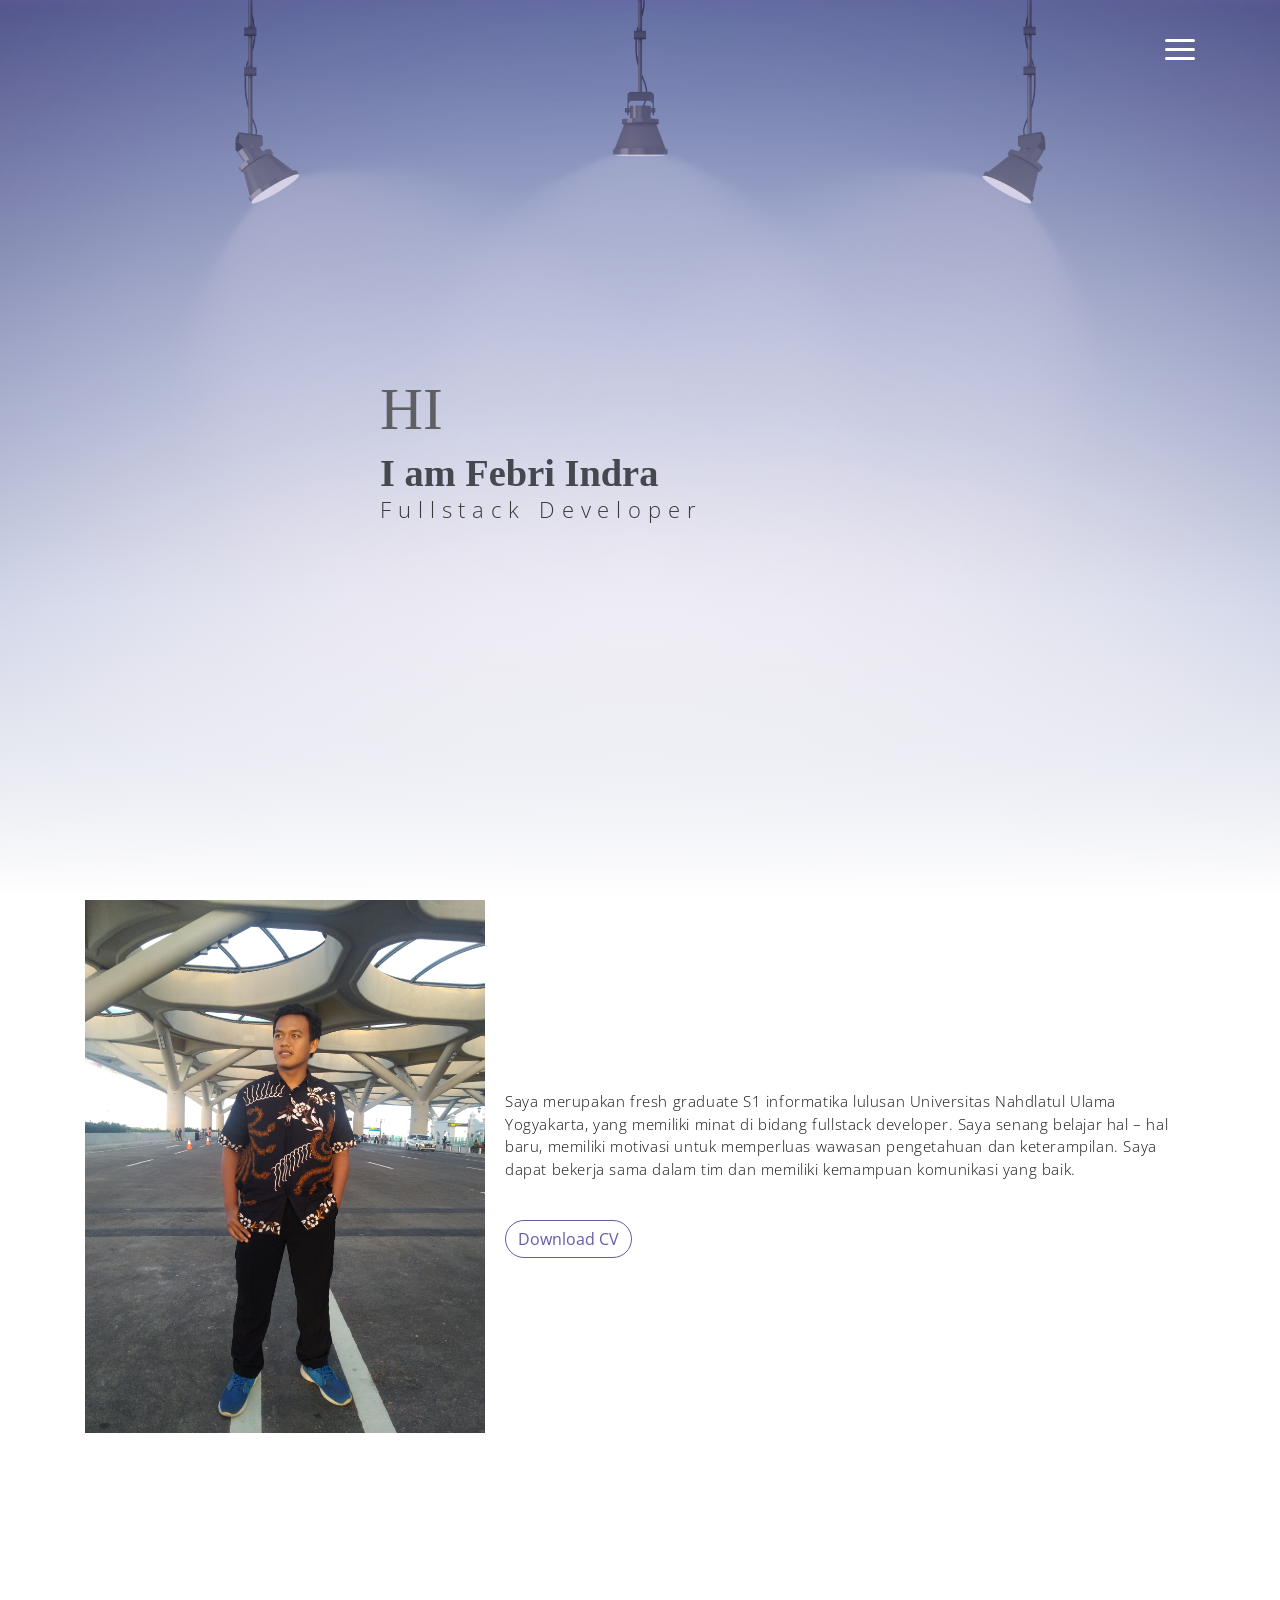
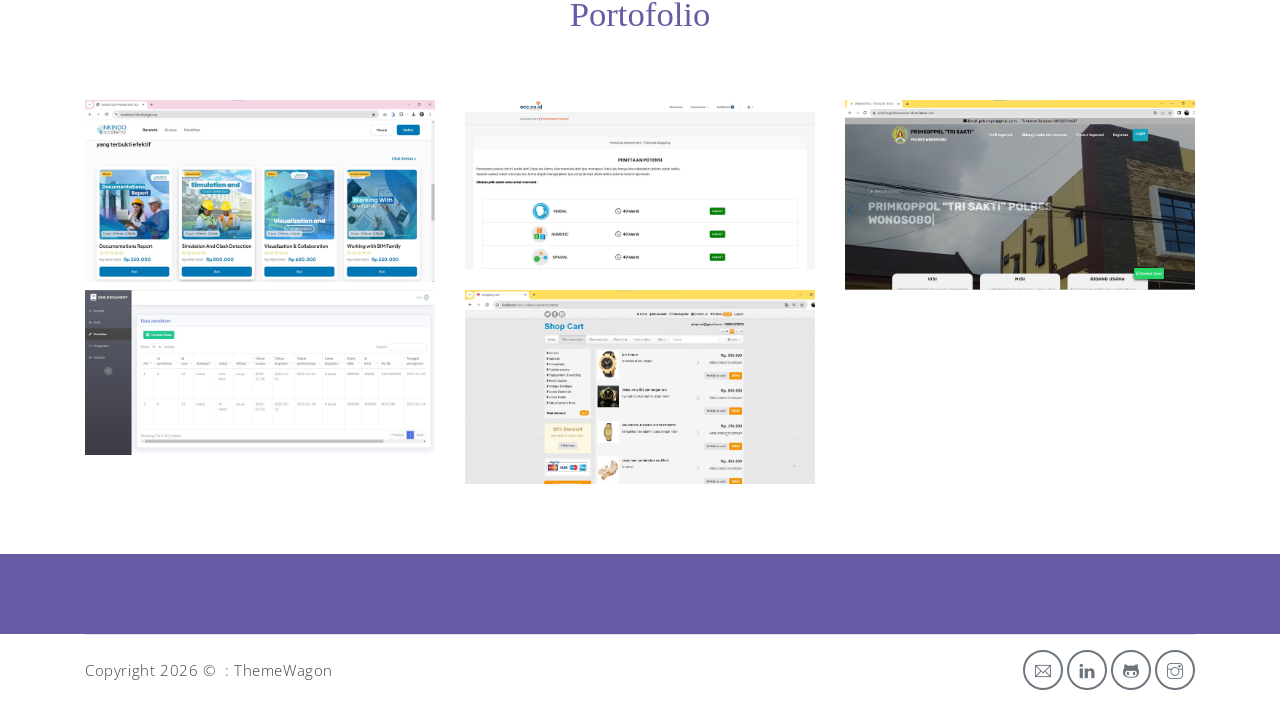
<file: index.html>
<!DOCTYPE html>
<html lang="en">

<head>
    <meta charset="utf-8">
    <meta name="viewport" content="width=device-width, initial-scale=1, shrink-to-fit=no">
    <meta name="description" content="Start your development with Meyawo landing page.">
    <meta name="author" content="Devcrud">
    <title>Febri indra</title>
    <link rel="stylesheet" href="assets/vendors/themify-icons/css/themify-icons.css">
    <!-- Bootstrap + Meyawo main styles -->
    <link rel="stylesheet" href="assets/css/meyawo.css">
</head>

<body data-spy="scroll" data-target=".navbar" data-offset="40" id="home">

    <!-- Page Navbar -->
    <nav class="custom-navbar" data-spy="affix" data-offset-top="20">
        <div class="container">
            <a class="logo" href="#"></a>
            <ul class="nav">
                <!-- <li class="item">
                    <a class="link" href="#home">Home</a>
                </li> -->
                <li class="item">
                    <a class="link" href="#about">About</a>
                </li>
                <li class="item">
                    <a class="link" href="#portfolio">Portofolio</a>
                </li>
                <!-- <li class="item">
                    <a class="link" href="#testmonial">Testmonial</a>
                </li>
                <li class="item">
                    <a class="link" href="#blog">Blog</a>
                </li> -->
                <!-- <li class="item">
                    <a class="link" href="#contact">Contact</a>
                </li> -->
                <!-- <li class="item ml-md-3">
                    <a href="components.html" class="btn btn-primary">Components</a>
                </li> -->
            </ul>
            <a href="javascript:void(0)" id="nav-toggle" class="hamburger hamburger--elastic">
                <div class="hamburger-box">
                    <div class="hamburger-inner"></div>
                </div>
            </a>
        </div>
    </nav><!-- End of Page Navbar -->

    <!-- page header -->
    <header id="home" class="header">
        <div class="overlay"></div>
        <div class="header-content container">
            <h1 class="header-title">
                <span class="up">HI</span>
                <span>I am Febri Indra</span>
            </h1>
            <p class="header-subtitle">Fullstack Developer</p>

            <!-- <button class="btn btn-primary">Visit My Works</button> -->
        </div>
    </header><!-- end of page header -->

    <!-- about section -->
    <section class="section pt-0" id="about">
        <!-- container -->
        <div class="container text-center">
            <!-- about wrapper -->
            <div class="about">
                <div class="about-img-holder">
                    <img src="assets/imgs/foto-profile.jpg" class="about-img"
                        alt="Download free bootstrap 4 landing page, free boootstrap 4 templates, Download free bootstrap 4.1 landing page, free boootstrap 4.1.1 templates, meyawo Landing page">
                </div>
                <div class="about-caption">
                    <!-- <p class="section-subtitle">Who Am I ?</p> -->
                    <!-- <h2 class="section-title mb-3">About Me</h2> -->
                    <p>
                       Saya merupakan fresh graduate S1 informatika lulusan Universitas Nahdlatul Ulama Yogyakarta, yang memiliki minat di bidang fullstack
                       developer. Saya senang belajar hal – hal baru, memiliki motivasi untuk memperluas wawasan pengetahuan dan keterampilan. Saya
                       dapat bekerja sama dalam tim dan memiliki kemampuan komunikasi yang baik.
                    </p>
                    <a href="assets/CV_Febri Indra Valentino.pdf" download class="btn-rounded btn btn-outline-primary mt-4">Download CV</a>
                    <!-- <button class="btn-rounded btn btn-outline-primary mt-4">Download CV</button> -->
                </div>
            </div><!-- end of about wrapper -->
        </div><!-- end of container -->
    </section> <!-- end of about section -->

    <!-- service section -->
    <!-- <section class="section" id="service">
        <div class="container text-center">
            <p class="section-subtitle">What I Do ?</p>
            <h6 class="section-title mb-6">Service</h6>
            
            <div class="row">
                <div class="col-md-6 col-lg-4">
                    <div class="service-card">
                        <div class="body">
                            <img src="assets/imgs/responsive.svg"
                                alt="Download free bootstrap 4 landing page, free boootstrap 4 templates, Download free bootstrap 4.1 landing page, free boootstrap 4.1.1 templates, meyawo Landing page"
                                class="icon">
                            <h6 class="title">Development</h6>
                            <p class="subtitle">Labore velit culpa adipisci excepturi consequuntur itaque in nam
                                molestias dolorem iste quod.</p>
                        </div>
                    </div>
                </div>
                <div class="col-md-6 col-lg-4">
                    <div class="service-card">
                        <div class="body">
                            <img src="assets/imgs/pencil-case.svg"
                                alt="Download free bootstrap 4 landing page, free boootstrap 4 templates, Download free bootstrap 4.1 landing page, free boootstrap 4.1.1 templates, meyawo Landing page"
                                class="icon">
                            <h6 class="title">Bug Fixing</h6>
                            <p class="subtitle">Labore velit culpa adipisci excepturi consequuntur itaque in nam
                                molestias dolorem iste quod.</p>
                        </div>
                    </div>
                </div>
                <div class="col-md-6 col-lg-4">
                    <div class="service-card">
                        <div class="body">
                            <img src="assets/imgs/toolbox.svg"
                                alt="Download free bootstrap 4 landing page, free boootstrap 4 templates, Download free bootstrap 4.1 landing page, free boootstrap 4.1.1 templates, meyawo Landing page"
                                class="icon">
                            <h6 class="title">Maintenance</h6>
                            <p class="subtitle">Labore velit culpa adipisci excepturi consequuntur itaque in nam
                                molestias dolorem iste quod.</p>
                        </div>
                    </div>
                </div>
                <div class="col-md-6 col-lg-3">
                    <div class="service-card">
                        <div class="body">
                            <img src="assets/imgs/analytics.svg"
                                alt="Download free bootstrap 4 landing page, free boootstrap 4 templates, Download free bootstrap 4.1 landing page, free boootstrap 4.1.1 templates, meyawo Landing page"
                                class="icon">
                            <h6 class="title">Iusto</h6>
                            <p class="subtitle">Labore velit culpa adipisci excepturi consequuntur itaque in nam
                                molestias dolorem iste quod.</p>
                        </div>
                    </div>
                </div>
            </div>
        </div>
    </section> -->

    <!-- portfolio section -->
    <section class="section" id="portfolio">
        <div class="container text-center">
            <p class="section-subtitle"></p>
            <h6 class="section-title mb-6">Portofolio</h6>
            <div class="row">
                 <div class="col-md-4">
                    <!-- <a href="#" class="portfolio-card"> -->
                        <a href="#" class="portfolio-card" onclick="return false;">
                        <img src="assets/imgs/portfolioinkindo.jpg" class="portfolio-card-img"
                            alt="Download free bootstrap 4 landing page, free boootstrap 4 templates, Download free bootstrap 4.1 landing page, free boootstrap 4.1.1 templates, meyawo Landing page">
                        <span class="portfolio-card-overlay">
                            <span class="portfolio-card-caption">
                                <h4>Inkindo academy</h5>
                                    <p class="font-weight-normal">Pembelajaran online dari INKINDO yang menyediakan pelatihan dan pengembangan keahlian dengan fokus pada peningkatan kompetensi teknis di bidang jasa konstruksi dan konsultansi</p>
                            </span>
                        </span>
                    </a>
                </div>
                <div class="col-md-4">
                    <a href="#" class="portfolio-card" onclick="return false;">
                        <img src="assets/imgs/portfolio1.jpg" class="portfolio-card-img"
                            alt="Download free bootstrap 4 landing page, free boootstrap 4 templates, Download free bootstrap 4.1 landing page, free boootstrap 4.1.1 templates, meyawo Landing page">
                        <span class="portfolio-card-overlay">
                            <span class="portfolio-card-caption">
                                <h4>Potential Mapping</h5>
                                    <p class="font-weight-normal">Membuat fitur tes pemetaan potensi diri secara spesifik untuk mengukur kemampuan kognitif seseorang dalam tiga bidang yaitu verbal, numerik dan spasial.</p>
                            </span>
                        </span>
                    </a>
                </div>
                <div class="col-md-4">
                    <a href="#" class="portfolio-card" onclick="return false;">
                        <img class="portfolio-card-img" src="assets/imgs/portfolio3.png" class="img-responsive rounded"
                            alt="Download free bootstrap 4 landing page, free boootstrap 4 templates, Download free bootstrap 4.1 landing page, free boootstrap 4.1.1 templates, meyawo Landing page">
                        <span class="portfolio-card-overlay">
                            <span class="portfolio-card-caption">
                                <h4>Koperasi Primkoppol Wonosobo</h5>
                                    <p class="font-weight-normal">Koperasi simpan pinjam</p>
                            </span>
                        </span>
                    </a>
                </div>
                <div class="col-md-4">
                    <a href="#" class="portfolio-card" onclick="return false;">
                        <img class="portfolio-card-img" src="assets/imgs/portfolio4.jpg" class="img-responsive rounded"
                            alt="Download free bootstrap 4 landing page, free boootstrap 4 templates, Download free bootstrap 4.1 landing page, free boootstrap 4.1.1 templates, meyawo Landing page">
                        <span class="portfolio-card-overlay">
                            <span class="portfolio-card-caption">
                                <h4>One Document</h5>
                                    <p class="font-weight-normal">Tugas kuliah - Satu dokumen satu tempat dalam website</p>
                            </span>
                        </span>
                    </a>
                </div>
                <div class="col-md-4">
                    <a href="#" class="portfolio-card" onclick="return false;">
                        <img class="portfolio-card-img" src="assets/imgs/portfolio5.jpg" class="img-responsive rounded"
                            alt="Download free bootstrap 4 landing page, free boootstrap 4 templates, Download free bootstrap 4.1 landing page, free boootstrap 4.1.1 templates, meyawo Landing page">
                        <span class="portfolio-card-overlay">
                            <span class="portfolio-card-caption">
                                <h4>Online Shop</h5>
                                    <p class="font-weight-normal">Proyek pada waktu magang dengan membuat sistem website online shop</p>
                            </span>
                        </span>
                    </a>
                </div>
            </div>
        </div>
    </section> 
    <!-- end of portfolio section -->

    <!-- pricing section -->
    <!-- <section class="section" id="pricing">
        <div class="container text-center">
            <p class="section-subtitle">How Much I Charge ?</p>
            <h6 class="section-title mb-6">My Pricing</h6>
            
            <div class="pricing-wrapper">
                <div class="pricing-card">
                    <div class="pricing-card-header">
                        <img class="pricing-card-icon" src="assets/imgs/scooter.svg"
                            alt="Download free bootstrap 4 landing page, free boootstrap 4 templates, Download free bootstrap 4.1 landing page, free boootstrap 4.1.1 templates, meyawo Landing page">
                    </div>
                    <div class="pricing-card-body">
                        <h6 class="pricing-card-title">Free</h6>
                        <div class="pricing-card-list">
                            <p>accusamus reprehenderit</p>
                            <p>provident dolorem </p>
                            <p>quos neque</p>
                            <p>fugiat quibusdam</p>
                            <p><i class="ti-close"></i></p>
                            <p><i class="ti-close"></i></p>
                        </div>
                    </div>
                    <div class="pricing-card-footer">
                        <span>$</span>
                        <span>0.00/Month</span>
                    </div>
                    <a href="#" class="btn btn-primary mt-3 pricing-card-btn">Subscribe</a>
                </div>
                <div class="pricing-card">
                    <div class="pricing-card-header">
                        <img class="pricing-card-icon" src="assets/imgs/shipped.svg"
                            alt="Download free bootstrap 4 landing page, free boootstrap 4 templates, Download free bootstrap 4.1 landing page, free boootstrap 4.1.1 templates, meyawo Landing page">
                    </div>
                    <div class="pricing-card-body">
                        <h6 class="pricing-card-title">Basic</h6>
                        <div class="pricing-card-list">
                            <p>accusamus reprehenderit</p>
                            <p>provident dolorem </p>
                            <p>quos neque</p>
                            <p>fugiat quibusdam</p>
                            <p>accusamus laboriosam</p>
                            <p><i class="ti-close"></i></p>
                        </div>
                    </div>
                    <div class="pricing-card-footer">
                        <span>$</span>
                        <span>9.99/Month</span>
                    </div>
                    <a href="#" class="btn btn-primary mt-3 pricing-card-btn">Subscribe</a>
                </div>
                <div class="pricing-card">
                    <div class="pricing-card-header">
                        <img class="pricing-card-icon" src="assets/imgs/startup.svg"
                            alt="Download free bootstrap 4 landing page, free boootstrap 4 templates, Download free bootstrap 4.1 landing page, free boootstrap 4.1.1 templates, meyawo Landing page">
                    </div>
                    <div class="pricing-card-body">
                        <h6 class="pricing-card-title">Premium</h6>
                        <div class="pricing-card-list">
                            <p>accusamus reprehenderit</p>
                            <p>provident dolorem </p>
                            <p>quos neque</p>
                            <p>fugiat quibusdam</p>
                            <p>accusamus laboriosam</p>
                            <p>inventore omnis</p>
                        </div>
                    </div>
                    <div class="pricing-card-footer">
                        <span>$</span>
                        <span>99.9/Month</span>
                    </div>
                    <a href="#" class="btn btn-primary mt-3 pricing-card-btn">Subscribe</a>
                </div>

            </div>
            
        </div>
    </section> -->
    <!-- end of pricing section -->

    <!-- section -->
    <section class="section-sm bg-primary">
        <!-- container -->
        <div class="container text-center text-sm-left">
            <!-- row -->
            <div class="row align-items-center">
                <!-- <div class="col-sm offset-md-1 mb-4 mb-md-0">
                    <h6 class="title text-light">Want to work with me?</h6>
                    <p class="m-0 text-light">Always feel Free to Contact & Hire me</p>
                </div>
                <div class="col-sm offset-sm-2 offset-md-3">
                    <button class="btn btn-lg my-font btn-light rounded">Hire Me</button>
                </div> -->
            </div> <!-- end of row -->
        </div> <!-- end of container -->
    </section> <!-- end of section -->

    <!-- testimonial section -->
    <!-- <section class="section" id="testmonial">
        <div class="container text-center">
            <p class="section-subtitle">What Think Client About Me ?</p>
            <h6 class="section-title mb-6">Testmonial</h6>

            <div class="row">
                <div class="col-md-6">
                    <div class="testimonial-card">
                        <div class="testimonial-card-img-holder">
                            <img src="assets/imgs/avatar2.jpg" class="testimonial-card-img"
                                alt="Download free bootstrap 4 landing page, free boootstrap 4 templates, Download free bootstrap 4.1 landing page, free boootstrap 4.1.1 templates, meyawo Landing page">
                        </div>
                        <div class="testimonial-card-body">
                            <p class="testimonial-card-subtitle">Lorem ipsum dolor sit amet, consectetur adipisicing
                                elit. Eaque doloribus autem aperiam earum nostrum omnis blanditiis corporis perspiciatis
                                adipisci nihil.</p>
                            <h6 class="testimonial-card-title">Emily Reb</h6>
                        </div>
                    </div>
                </div>
                <div class="col-md-6">
                    <div class="testimonial-card">
                        <div class="testimonial-card-img-holder">
                            <img src="assets/imgs/avatar3.jpg" class="testimonial-card-img"
                                alt="Download free bootstrap 4 landing page, free boootstrap 4 templates, Download free bootstrap 4.1 landing page, free boootstrap 4.1.1 templates, meyawo Landing page">
                        </div>
                        <div class="testimonial-card-body">
                            <p class="testimonial-card-subtitle">Lorem ipsum dolor sit amet, consectetur adipisicing
                                elit. Eaque doloribus autem aperiam earum nostrum omnis blanditiis corporis perspiciatis
                                adipisci nihil.</p>
                            <h6 class="testimonial-card-title">Emily Reb</h6>
                        </div>
                    </div>
                </div>
            </div>
        </div> 
    </section>  -->
    <!-- end of testimonial section -->

    <!-- blog section -->
    <!-- <section class="section" id="blog">
        <div class="container text-center">
            <p class="section-subtitle">Recent Posts?</p>
            <h6 class="section-title mb-6">Blog</h6>
            
            <div class="blog-card">
                <div class="blog-card-header">
                    <img src="assets/imgs/img-1.jpg" class="blog-card-img"
                        alt="Download free bootstrap 4 landing page, free boootstrap 4 templates, Download free bootstrap 4.1 landing page, free boootstrap 4.1.1 templates, meyawo Landing page">
                </div>
                <div class="blog-card-body">
                    <h5 class="blog-card-title">Consectetur adipisicing elit</h6>

                        <p class="blog-card-caption">
                            <a href="#">By: Admin</a>
                            <a href="#"><i class="ti-heart text-danger"></i> 234</a>
                            <a href="#"><i class="ti-comment"></i> 123</a>
                        </p>
                        <p>Lorem ipsum dolor sit amet, consectetur adipisicing elit. Amet nesciunt qui sit velit
                            delectus voluptates, repellat ipsum culpa id deleniti. Rerum debitis facilis accusantium
                            neque numquam mollitia modi quasi distinctio.</p>

                        <p><b>Necessitatibus nihil impedit! Ex nisi eveniet, dolor aliquid consequuntur repudiandae.</b>
                        </p>
                        <p>Magnam in repellat enim harum omnis aperiam! Explicabo illo, commodi, dolor blanditiis
                            cupiditate harum nisi vero accusamus laudantium voluptatibus dolores quae obcaecati.</p>

                        <a href="#" class="blog-card-link">Read more <i class="ti-angle-double-right"></i></a>
                </div>
            </div>
            
            <div class="blog-card">
                <div class="blog-card-header">
                    <img src="assets/imgs/img-2.jpg" class="blog-card-img"
                        alt="Download free bootstrap 4 landing page, free boootstrap 4 templates, Download free bootstrap 4.1 landing page, free boootstrap 4.1.1 templates, meyawo Landing page">
                </div>
                <div class="blog-card-body">
                    <h5 class="blog-card-title">Explicabo illo</h6>

                        <p class="blog-card-caption">
                            <a href="#">By: Admin</a>
                            <a href="#"><i class="ti-heart text-danger"></i> 456</a>
                            <a href="#"><i class="ti-comment"></i> 264</a>
                        </p>

                        <p>Lorem ipsum dolor sit amet, consectetur adipisicing elit. Impedit excepturi laborum enim,
                            vitae ipsam atque eum, ad iusto consequuntur voluptas, esse doloribus. Perferendis porro
                            quisquam vitae exercitationem aliquid, minus eos laborum repudiandae, cumque debitis iusto
                            omnis praesentium? Laborum placeat sit adipisci illum tempore maxime, esse qui quae?
                            Molestias excepturi corporis similique doloribus. Esse vitae earum architecto nulla non
                            dolores illum at perspiciatis quod, et deleniti cupiditate reiciendis harum facere, delectus
                            eum commodi soluta distinctio sit repudiandae possimus sunt. Ipsum, rem.</p>

                        <a href="#" class="blog-card-link">Read more <i class="ti-angle-double-right"></i></a>
                </div>
            </div>

        </div>
    </section> -->
    <!-- end of blog section -->

    <!-- contact section -->
    <!-- <section class="section" id="contact">
        <div class="container text-center">
            <p class="section-subtitle">How can you communicate?</p>
            <h6 class="section-title mb-5">Contact Me</h6>
        
            <form action="" class="contact-form col-md-10 col-lg-8 m-auto">
                <div class="form-row">
                    <div class="form-group col-sm-6">
                        <input type="text" size="50" class="form-control" placeholder="Your Name" required>
                    </div>
                    <div class="form-group col-sm-6">
                        <input type="email" class="form-control" placeholder="Enter Email" requried>
                    </div>
                    <div class="form-group col-sm-12">
                        <textarea name="comment" id="comment" rows="6" class="form-control"
                            placeholder="Write Something"></textarea>
                    </div>
                    <div class="form-group col-sm-12 mt-3">
                        <input type="submit" value="Send Message" class="btn btn-outline-primary rounded">
                    </div>
                </div>
            </form>
        </div>
    </section> -->

    <!-- footer -->
    <div class="container">
        <footer class="footer">
            <p class="mb-0">Copyright
                <script>document.write(new Date().getFullYear())</script> &copy; <a
                    href="https://github.com/febriindra14"></a> : <a
                    href="https://themewagon.com">ThemeWagon</a>
            </p>
            <div class="social-links text-right m-auto ml-sm-auto">
                <a href="mailto:febriindravalentino@gmail.com" class="link"><i class="ti-email"></i></a>
                <a href="https://www.linkedin.com/in/febriindra/" class="link"><i class="ti-linkedin"></i></a>
                <a href="https://github.com/febriindra14" class="link"><i class="ti-github"></i></a>
                <!-- <a href="javascript:void(0)" class="link"><i class="ti-facebook"></i></a> -->
                <!-- <a href="javascript:void(0)" class="link"><i class="ti-twitter-alt"></i></a> -->
                <!-- <a href="javascript:void(0)" class="link"><i class="ti-google"></i></a> -->
                <!-- <a href="javascript:void(0)" class="link"><i class="ti-pinterest-alt"></i></a> -->
                <a href="https://www.instagram.com/febri.indraa" class="link"><i class="ti-instagram"></i></a>
                <!-- <a href="javascript:void(0)" class="link"><i class="ti-rss"></i></a> -->
            </div>
        </footer>
    </div> <!-- end of page footer -->

    <!-- core  -->
    <script src="assets/vendors/jquery/jquery-3.4.1.js"></script>
    <script src="assets/vendors/bootstrap/bootstrap.bundle.js"></script>

    <!-- bootstrap 3 affix -->
    <script src="assets/vendors/bootstrap/bootstrap.affix.js"></script>

    <!-- Meyawo js -->
    <script src="assets/js/meyawo.js"></script>

</body>

</html>
</file>
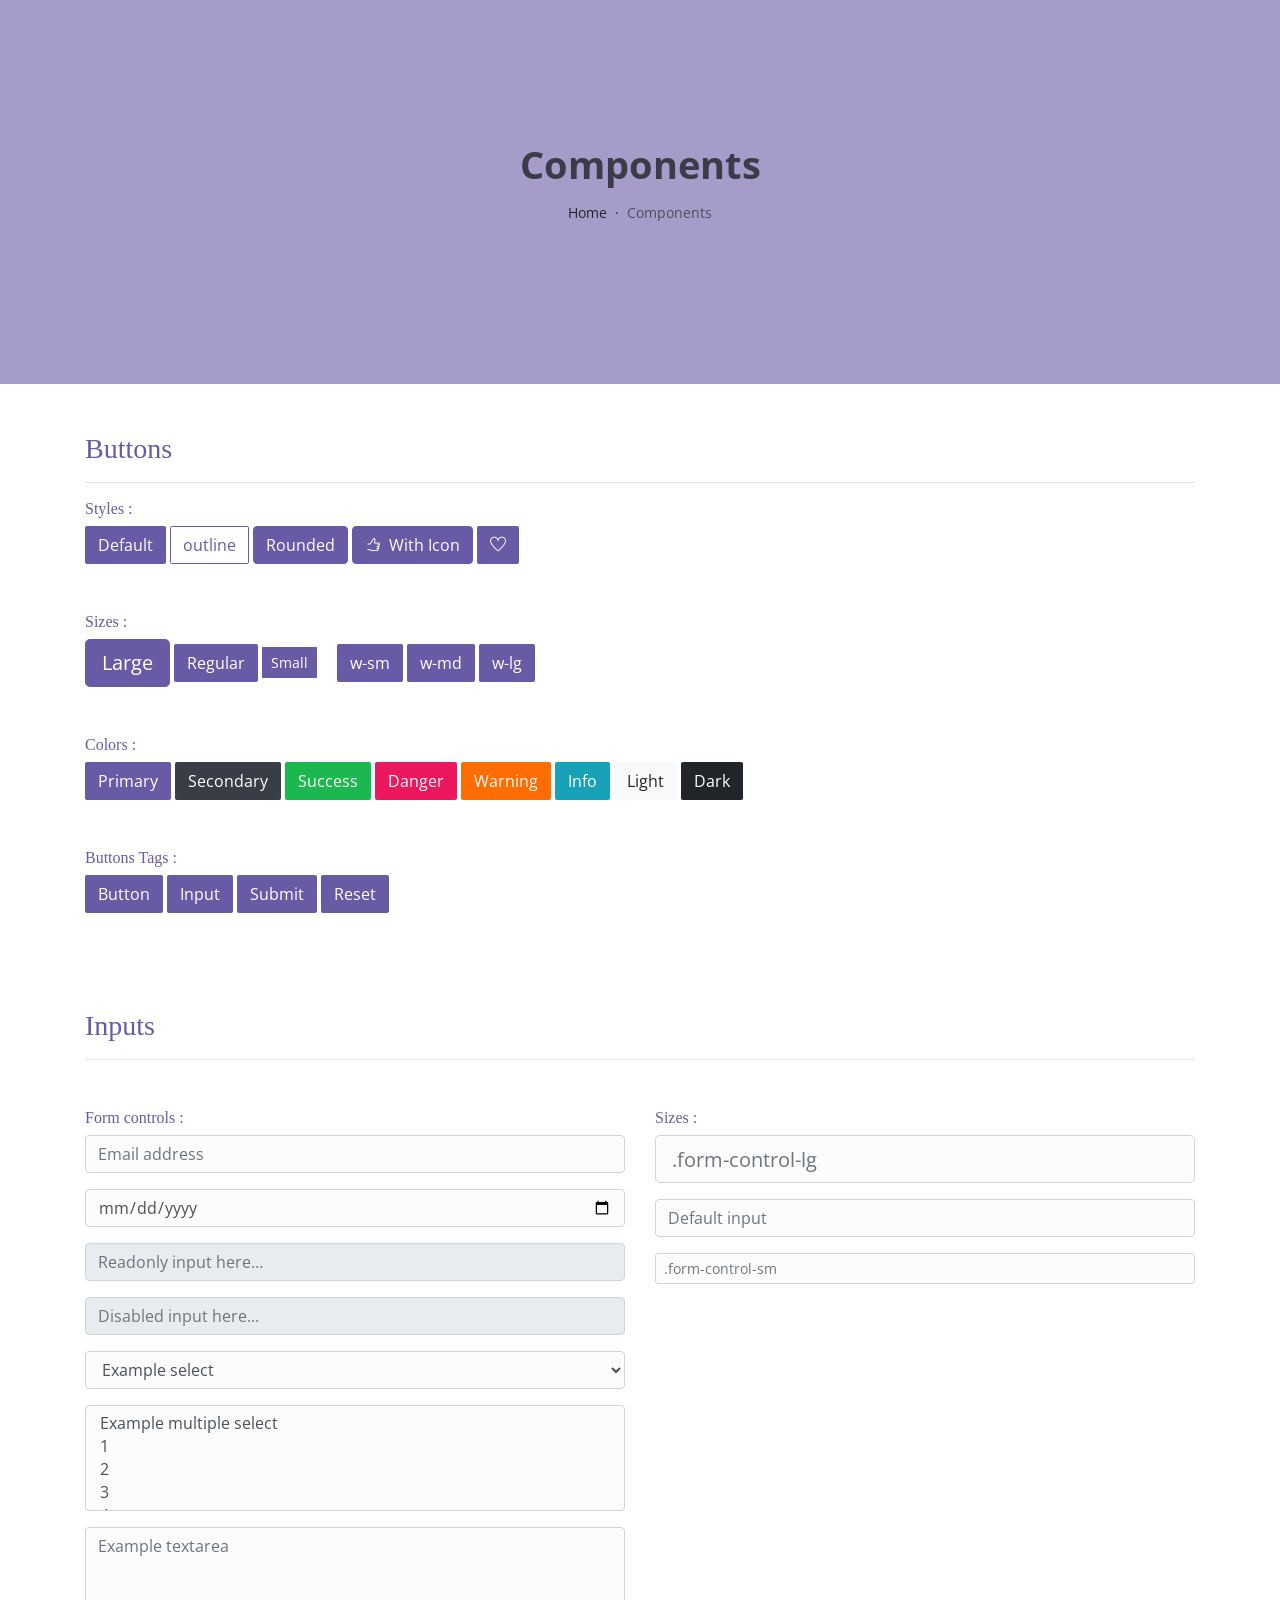
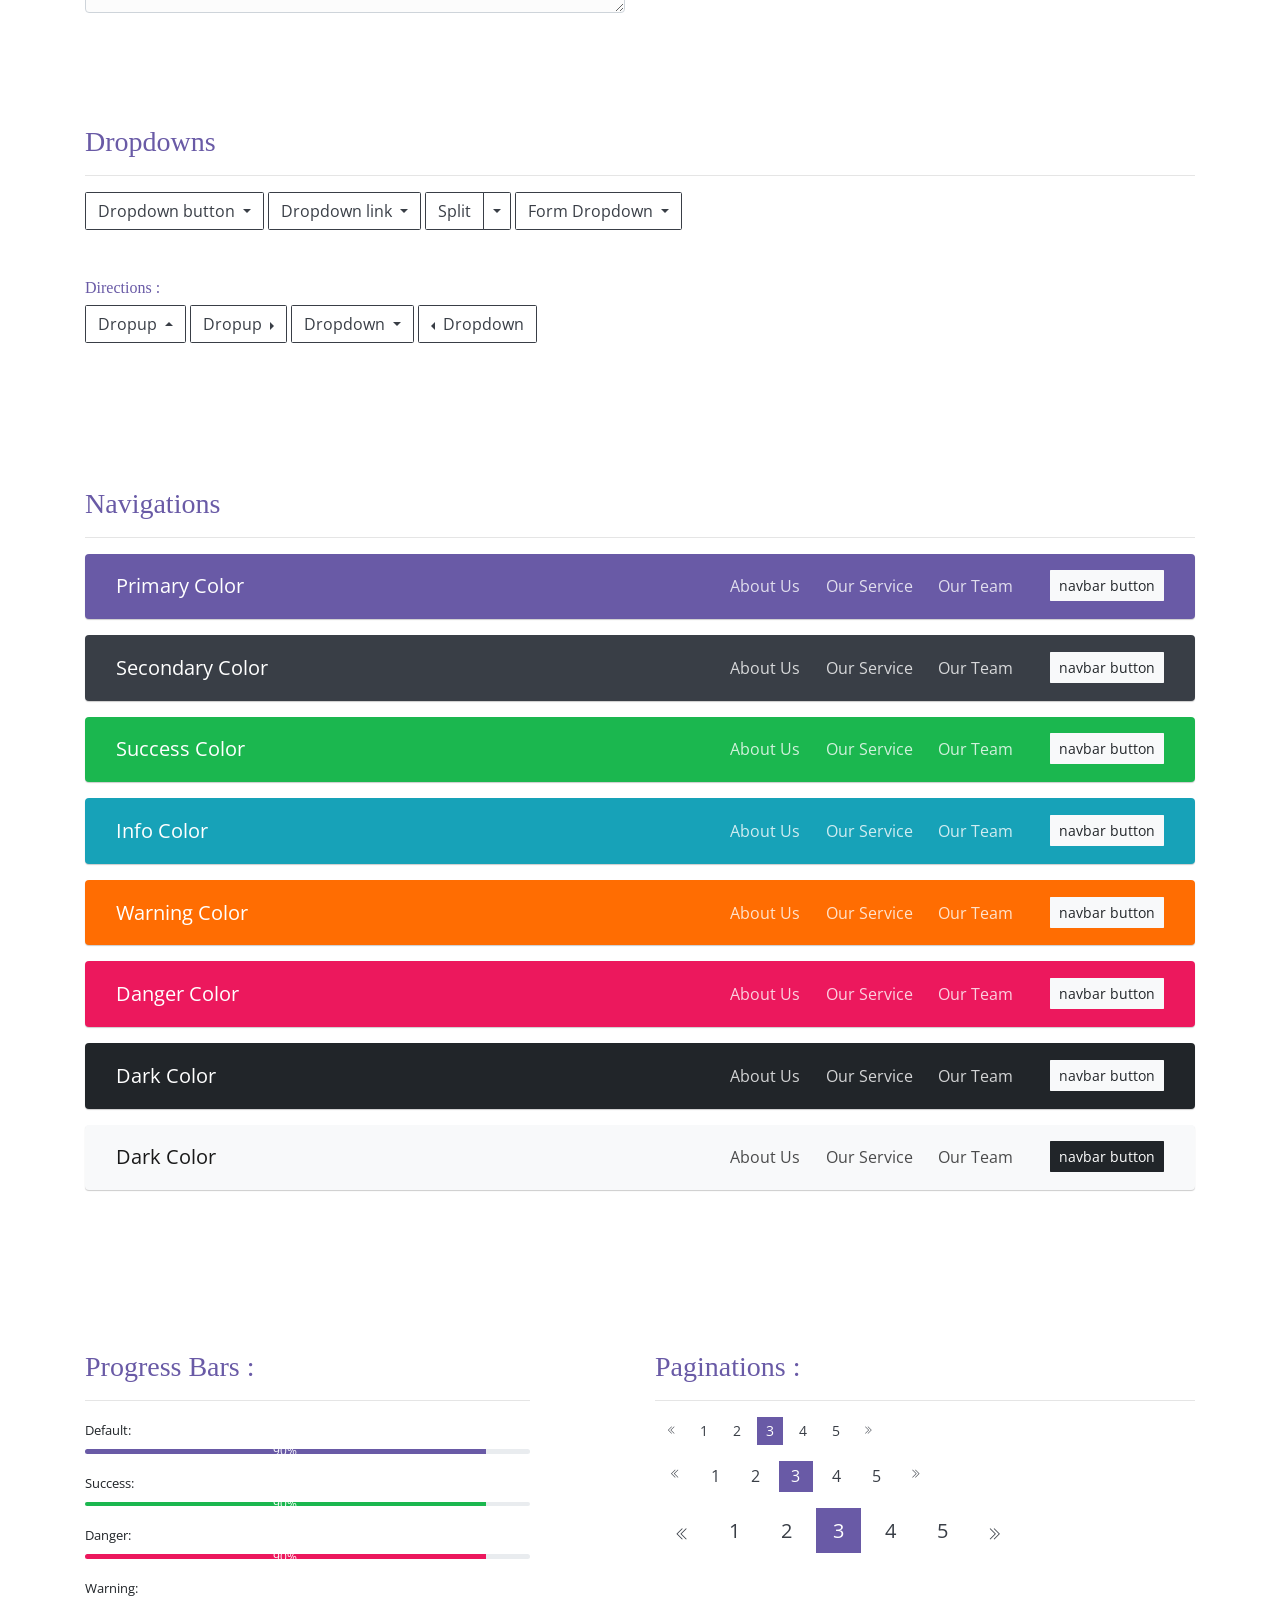
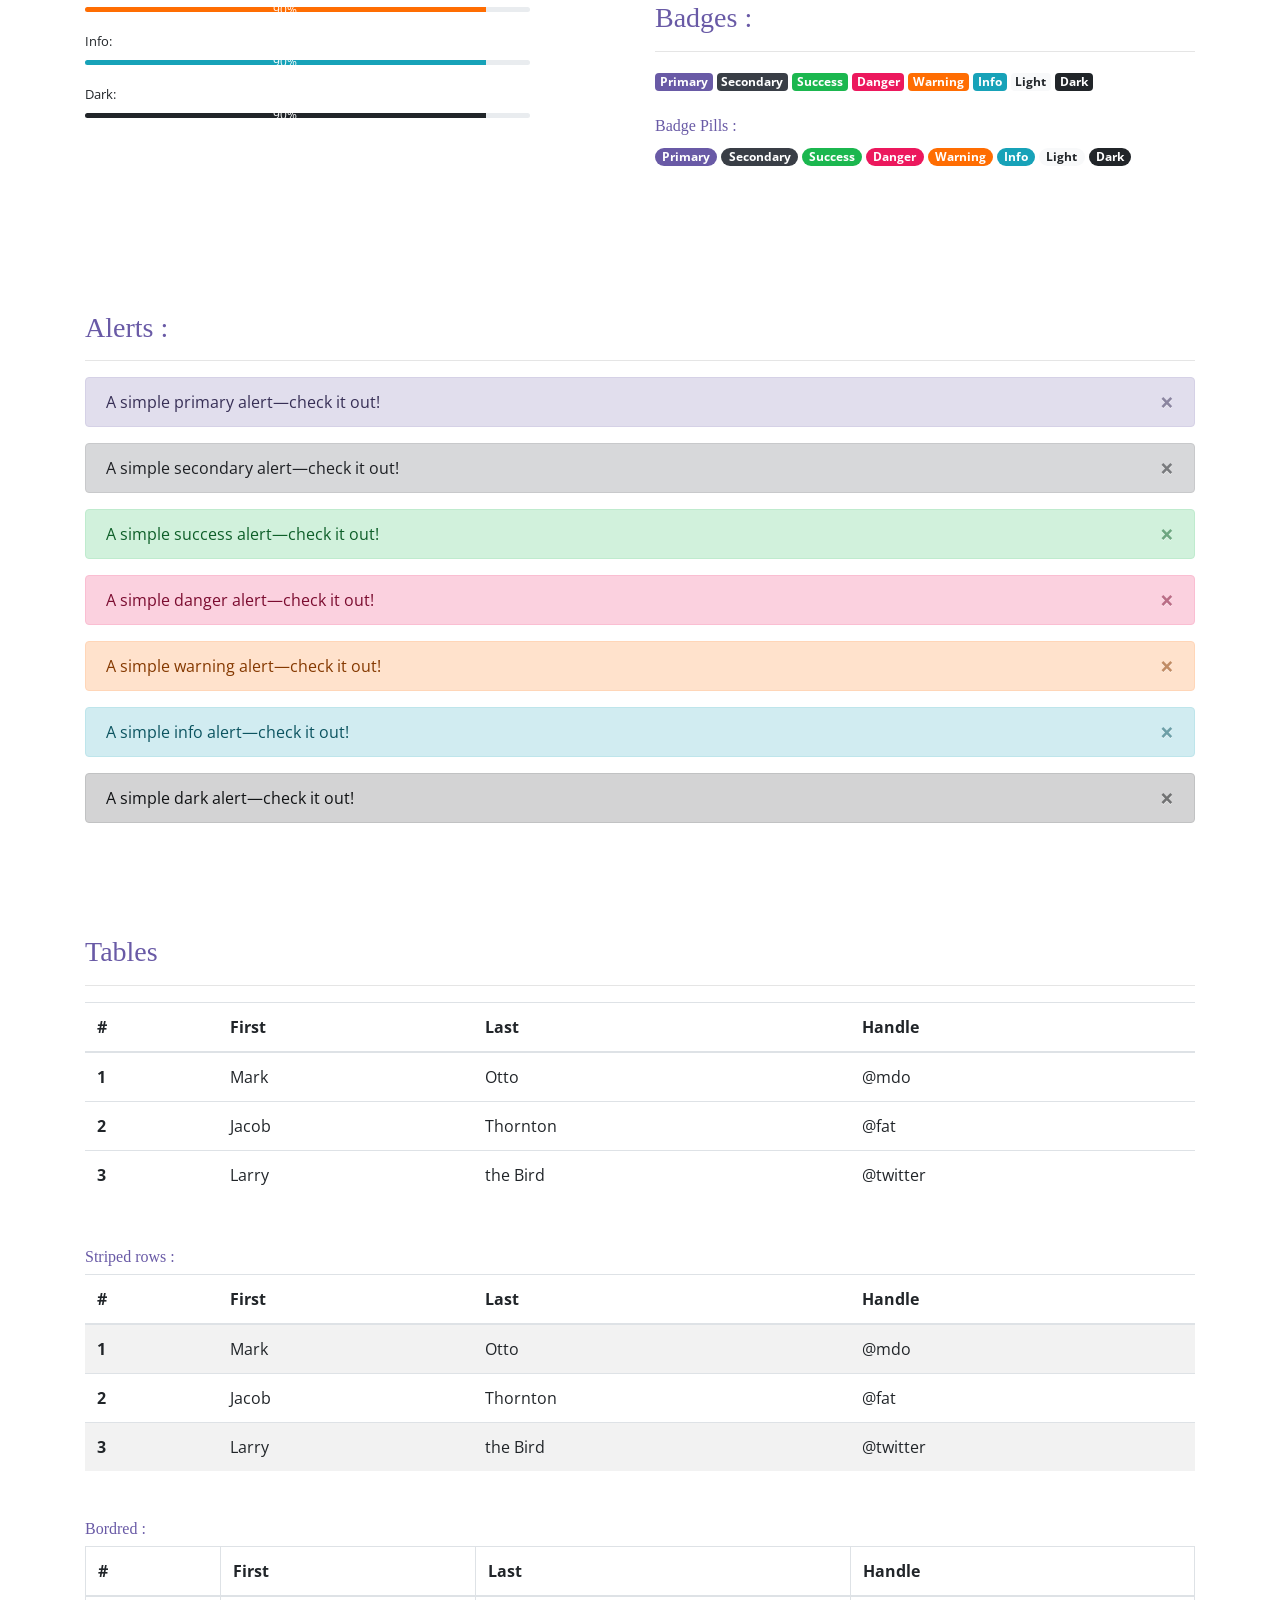
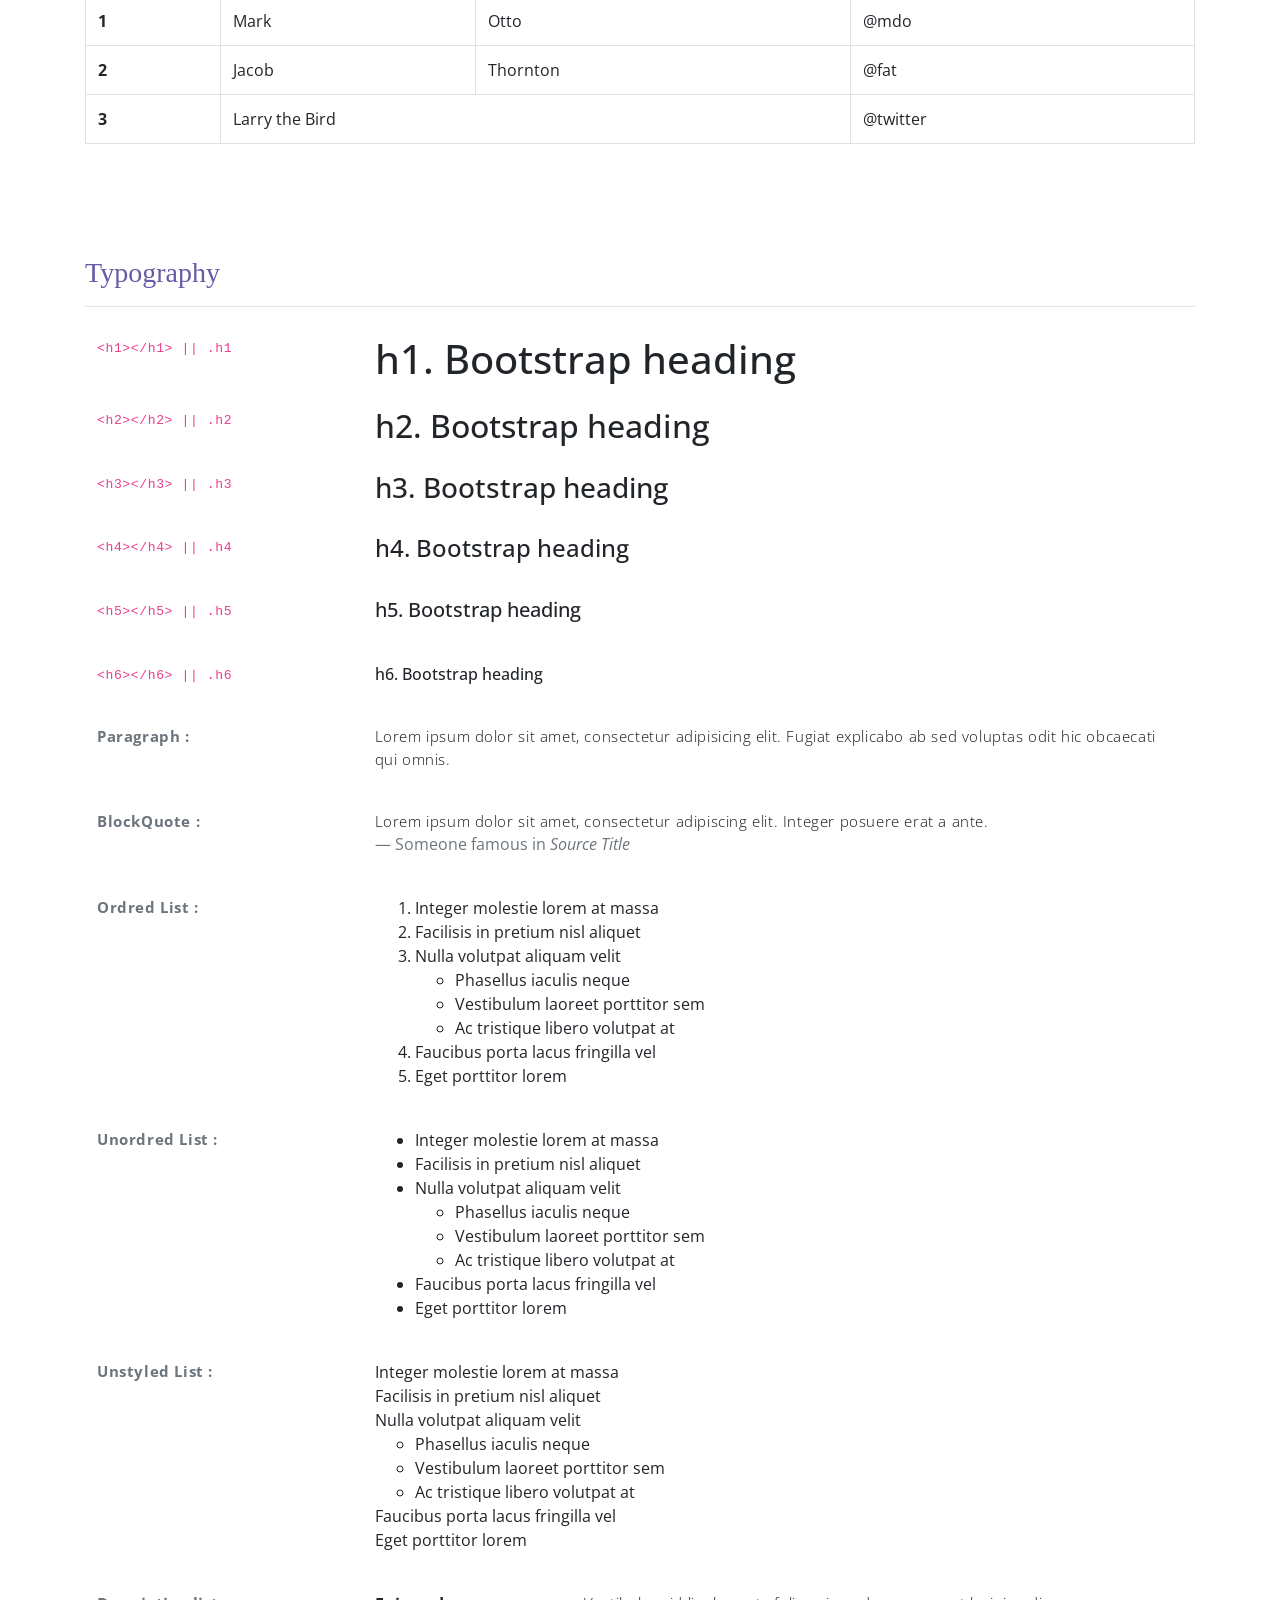
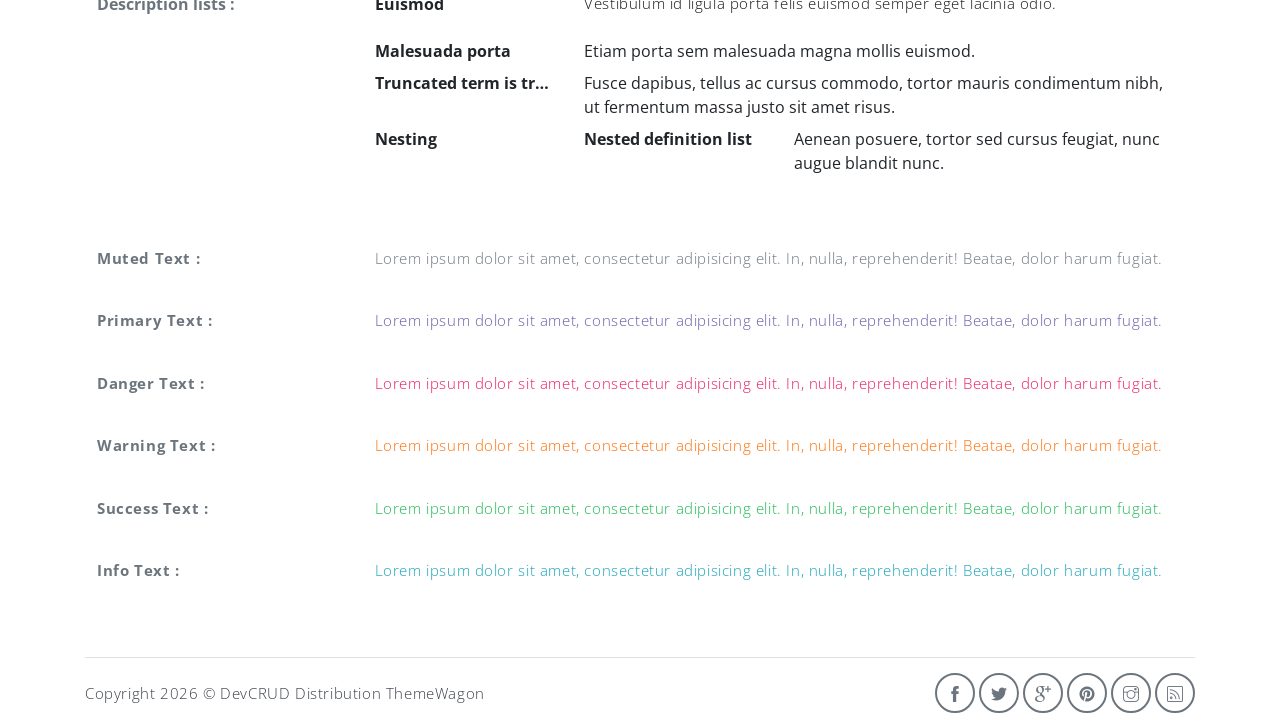
<file: components.html>
<!DOCTYPE html>
<html lang="en">

<head>
   <meta charset="utf-8">
   <meta name="viewport" content="width=device-width, initial-scale=1, shrink-to-fit=no">
   <meta name="description" content="Start your development with Meyawo landing page.">
   <meta name="author" content="Devcrud">
   <title>Meyawo Landing page | Components</title>
   <!-- font icons -->
   <link rel="stylesheet" href="assets/vendors/themify-icons/css/themify-icons.css">
   <!-- Bootstrap + Steller  -->
   <link rel="stylesheet" href="assets/css/meyawo.css">
</head>

<body>

   <!-- Page Header -->
   <header class="header header-mini">
      <div class="header-title">Components</div>
      <nav aria-label="breadcrumb">
         <ol class="breadcrumb">
            <li class="breadcrumb-item"><a href="/">Home</a></li>
            <li class="breadcrumb-item active" aria-current="page">Components</li>
         </ol>
      </nav>
   </header> <!-- End Of Page Header -->

   <!-- main content -->
   <div class="container">

      <!-- Buttons -->
      <h3 class="mt-5">Buttons</h3>
      <hr>
      <h6 class="section-secondary-title">Styles :</h6>
      <button class="btn btn-primary">Default</button>
      <button class="btn btn-outline-primary">outline</button>
      <button class="btn btn-primary rounded">Rounded</button>
      <button class="btn btn-primary rounded"><i class="ti-thumb-up pr-1"></i> With Icon</button>
      <button class="btn btn-primary circle"><i class="ti-heart"></i></button>

      <h6 class="section-secondary-title mt-5">Sizes :</h6>
      <button class="btn btn-primary btn-lg">Large</button>
      <button class="btn btn-primary ">Regular</button>
      <button class="btn btn-primary btn-sm">Small</button>
      <button class="btn btn-primary w-sm ml-3">w-sm</button>
      <button class="btn btn-primary w-md">w-md</button>
      <button class="btn btn-primary w-lg">w-lg</button>

      <h6 class="section-secondary-title mt-5">Colors :</h6>
      <button type="button" class="btn btn-primary">Primary</button>
      <button type="button" class="btn btn-secondary">Secondary</button>
      <button type="button" class="btn btn-success">Success</button>
      <button type="button" class="btn btn-danger">Danger</button>
      <button type="button" class="btn btn-warning">Warning</button>
      <button type="button" class="btn btn-info">Info</button>
      <button type="button" class="btn btn-light">Light</button>
      <button type="button" class="btn btn-dark">Dark</button>

      <h6 class="section-secondary-title mt-5">Buttons Tags :</h6>
      <button class="btn btn-primary" type="submit">Button</button>
      <input class="btn btn-primary" type="button" value="Input">
      <input class="btn btn-primary" type="submit" value="Submit">
      <input class="btn btn-primary" type="reset" value="Reset">

      <!-- devider -->
      <div class="py-5"></div>

      <!-- Inputs -->
      <h3>Inputs</h3>
      <hr>
      <div class="row mt-5">
         <div class="col-md-6">
            <h6 class="section-secondary-title">Form controls :</h6>
            <div class="form-group">
               <input type="email" class="form-control" id="exampleFormControlInput1" placeholder="Email address">
            </div>
            <div class="form-group">
               <input type="date" class="form-control" id="exampleFormControlInput1" placeholder="Date">
            </div>
            <div class="form-group">
               <input class="form-control" type="text" placeholder="Readonly input here…" readonly>
            </div>
            <div class="form-group">
               <input class="form-control" id="disabledInput" type="text" placeholder="Disabled input here..." disabled>
            </div>
            <div class="form-group">
               <select class="form-control" id="exampleFormControlSelect1">
                  <option>Example select</option>
                  <option>1</option>
                  <option>2</option>
                  <option>3</option>
                  <option>4</option>
                  <option>5</option>
               </select>
            </div>
            <div class="form-group">
               <select multiple class="form-control" id="exampleFormControlSelect2">
                  <option>Example multiple select</option>
                  <option>1</option>
                  <option>2</option>
                  <option>3</option>
                  <option>4</option>
                  <option>5</option>
               </select>
            </div>
            <div class="form-group">
               <textarea class="form-control" id="exampleFormControlTextarea1" rows="3"
                  placeholder="Example textarea"></textarea>
            </div>
         </div>
         <div class="col-md-6">
            <h6 class="section-secondary-title">Sizes :</h6>
            <div class="form-group">
               <input class="form-control form-control-lg" type="text" placeholder=".form-control-lg">
            </div>
            <div class="form-group">
               <input class="form-control" type="text" placeholder="Default input">
            </div>
            <div class="form-group">
               <input class="form-control form-control-sm" type="text" placeholder=".form-control-sm">
            </div>
         </div>
      </div> <!-- end of inputs -->

      <!-- devider -->
      <div class="py-5"></div>

      <!-- Dropdowns -->
      <h3 class="components-section-title font-weight-normal">Dropdowns</h3>
      <hr>
      <div class="dropdown d-inline-block">
         <button class="btn btn-outline-secondary dropdown-toggle" type="button" id="dropdownMenuButton"
            data-toggle="dropdown" aria-haspopup="true" aria-expanded="false">
            Dropdown button
         </button>
         <div class="dropdown-menu" aria-labelledby="dropdownMenuButton">
            <a class="dropdown-item" href="#">Action</a>
            <a class="dropdown-item" href="#">Another action</a>
            <a class="dropdown-item" href="#">Something else here</a>
         </div>
      </div>
      <div class="dropdown d-inline-block">
         <a class="btn btn-outline-secondary dropdown-toggle" href="#" role="button" id="dropdownMenuLink"
            data-toggle="dropdown" aria-haspopup="true" aria-expanded="false">
            Dropdown link
         </a>
         <div class="dropdown-menu" aria-labelledby="dropdownMenuLink">
            <a class="dropdown-item" href="#">Action</a>
            <a class="dropdown-item" href="#">Another action</a>
            <a class="dropdown-item" href="#">Something else here</a>
         </div>
      </div>
      <div class="btn-group">
         <button type="button" class="btn btn-outline-secondary">Split</button>
         <button type="button" class="btn btn-outline-secondary dropdown-toggle dropdown-toggle-split"
            data-toggle="dropdown" aria-haspopup="true" aria-expanded="false">
            <span class="sr-only">Toggle Dropdown</span>
         </button>
         <div class="dropdown-menu">
            <a class="dropdown-item" href="#">Action</a>
            <a class="dropdown-item" href="#">Another action</a>
            <a class="dropdown-item" href="#">Something else here</a>
            <div class="dropdown-divider"></div>
            <a class="dropdown-item" href="#">Separated link</a>
         </div>
      </div>
      <div class="btn-group">
         <button class="btn btn-outline-secondary dropdown-toggle" type="button" id="dropdownMenuButton"
            data-toggle="dropdown" aria-haspopup="true" aria-expanded="false">
            Form Dropdown
         </button>
         <div class="dropdown-menu form">
            <form class="px-4 py-3">
               <div class="form-group">
                  <input type="email" class="form-control" id="exampleDropdownFormEmail1"
                     placeholder="email@example.com">
               </div>
               <div class="form-group">
                  <input type="password" class="form-control" id="exampleDropdownFormPassword1" placeholder="Password">
               </div>
               <div class="form-check mb-3">
                  <input type="checkbox" class="form-check-input" id="dropdownCheck">
                  <label class="form-check-label" for="dropdownCheck">
                     Remember me
                  </label>
               </div>
               <button type="submit" class="btn btn-primary btn-block">Sign in</button>
            </form>
            <div class="dropdown-divider"></div>
            <a class="dropdown-item" href="#"><small>New around here? Sign up</small></a>
            <a class="dropdown-item" href="#"><small>Forgot password?</small></a>
         </div>
      </div>
      <h6 class="section-secondary-title mt-5">Directions :</h6>
      <div class="btn-group dropup">
         <button type="button" class="btn btn-outline-secondary dropdown-toggle" data-toggle="dropdown"
            aria-haspopup="true" aria-expanded="false">
            Dropup
         </button>
         <div class="dropdown-menu">
            <a class="dropdown-item" href="#">Action</a>
            <a class="dropdown-item" href="#">Another action</a>
            <a class="dropdown-item" href="#">Something else here</a>
            <div class="dropdown-divider"></div>
            <a class="dropdown-item" href="#">Separated link</a>
         </div>
      </div>
      <div class="btn-group dropright">
         <button type="button" class="btn btn-outline-secondary dropdown-toggle" data-toggle="dropdown"
            aria-haspopup="true" aria-expanded="false">
            Dropup
         </button>
         <div class="dropdown-menu">
            <a class="dropdown-item" href="#">Action</a>
            <a class="dropdown-item" href="#">Another action</a>
            <a class="dropdown-item" href="#">Something else here</a>
            <div class="dropdown-divider"></div>
            <a class="dropdown-item" href="#">Separated link</a>
         </div>
      </div>
      <div class="btn-group">
         <button type="button" class="btn btn-outline-secondary dropdown-toggle" data-toggle="dropdown"
            aria-haspopup="true" aria-expanded="false">
            Dropdown
         </button>
         <div class="dropdown-menu">
            <a class="dropdown-item" href="#">Action</a>
            <a class="dropdown-item" href="#">Another action</a>
            <a class="dropdown-item" href="#">Something else here</a>
            <div class="dropdown-divider"></div>
            <a class="dropdown-item" href="#">Separated link</a>
         </div>
      </div>
      <div class="btn-group dropleft">
         <button type="button" class="btn btn-outline-secondary dropdown-toggle" data-toggle="dropdown"
            aria-haspopup="true" aria-expanded="false">
            Dropdown
         </button>
         <div class="dropdown-menu">
            <a class="dropdown-item" href="#">Action</a>
            <a class="dropdown-item" href="#">Another action</a>
            <a class="dropdown-item" href="#">Something else here</a>
            <div class="dropdown-divider"></div>
            <a class="dropdown-item" href="#">Separated link</a>
         </div>
      </div> <!-- end of Dropdowns -->

      <!-- devider -->
      <div class="py-5"></div>

      <!-- navbars -->
      <h3 class="components-section-title font-weight-normal mt-5">Navigations</h3>
      <hr>
      <nav class="navbar navbar-expand-sm navbar-dark bg-primary rounded shadow mb-3">
         <div class="container">
            <a class="navbar-brand" href="#">Primary Color</a>
            <button class="navbar-toggler ml-auto" type="button" data-toggle="collapse"
               data-target="#navbarSupportedContent" aria-controls="navbarSupportedContent" aria-expanded="false"
               aria-label="Toggle navigation">
               <span class="navbar-toggler-icon"></span>
            </button>
            <div class="collapse navbar-collapse" id="navbarSupportedContent">
               <ul class="navbar-nav ml-auto">
                  <li class="nav-item">
                     <a class="nav-link" href="#about">About Us</a>
                  </li>
                  <li class="nav-item">
                     <a class="nav-link" href="#service">Our Service</a>
                  </li>
                  <li class="nav-item">
                     <a class="nav-link" href="#team">Our Team</a>
                  </li>
                  <li class="nav-item">
                     <a href="#book-table" class="ml-4 mt-1 btn btn-light btn-sm">navbar button</a>
                  </li>
               </ul>
            </div>
         </div>
      </nav>
      <nav class="navbar navbar-expand-sm navbar-dark bg-secondary rounded shadow mb-3">
         <div class="container">
            <a class="navbar-brand" href="#">Secondary Color</a>
            <button class="navbar-toggler ml-auto" type="button" data-toggle="collapse"
               data-target="#navbarSupportedContent" aria-controls="navbarSupportedContent" aria-expanded="false"
               aria-label="Toggle navigation">
               <span class="navbar-toggler-icon"></span>
            </button>
            <div class="collapse navbar-collapse" id="navbarSupportedContent">
               <ul class="navbar-nav ml-auto">
                  <li class="nav-item">
                     <a class="nav-link" href="#about">About Us</a>
                  </li>
                  <li class="nav-item">
                     <a class="nav-link" href="#service">Our Service</a>
                  </li>
                  <li class="nav-item">
                     <a class="nav-link" href="#team">Our Team</a>
                  </li>
                  <li class="nav-item">
                     <a href="#book-table" class="ml-4 mt-1 btn btn-light btn-sm">navbar button</a>
                  </li>
               </ul>
            </div>
         </div>
      </nav>
      <nav class="navbar navbar-expand-sm navbar-dark bg-success rounded shadow mb-3">
         <div class="container">
            <a class="navbar-brand" href="#">Success Color</a>
            <button class="navbar-toggler ml-auto" type="button" data-toggle="collapse"
               data-target="#navbarSupportedContent" aria-controls="navbarSupportedContent" aria-expanded="false"
               aria-label="Toggle navigation">
               <span class="navbar-toggler-icon"></span>
            </button>
            <div class="collapse navbar-collapse" id="navbarSupportedContent">
               <ul class="navbar-nav ml-auto">
                  <li class="nav-item">
                     <a class="nav-link" href="#about">About Us</a>
                  </li>
                  <li class="nav-item">
                     <a class="nav-link" href="#service">Our Service</a>
                  </li>
                  <li class="nav-item">
                     <a class="nav-link" href="#team">Our Team</a>
                  </li>
                  <li class="nav-item">
                     <a href="#book-table" class="ml-4 mt-1 btn btn-light btn-sm">navbar button</a>
                  </li>
               </ul>
            </div>
         </div>
      </nav>
      <nav class="navbar navbar-expand-sm navbar-dark bg-info rounded shadow mb-3">
         <div class="container">
            <a class="navbar-brand" href="#">Info Color</a>
            <button class="navbar-toggler ml-auto" type="button" data-toggle="collapse"
               data-target="#navbarSupportedContent" aria-controls="navbarSupportedContent" aria-expanded="false"
               aria-label="Toggle navigation">
               <span class="navbar-toggler-icon"></span>
            </button>
            <div class="collapse navbar-collapse" id="navbarSupportedContent">
               <ul class="navbar-nav ml-auto">
                  <li class="nav-item">
                     <a class="nav-link" href="#about">About Us</a>
                  </li>
                  <li class="nav-item">
                     <a class="nav-link" href="#service">Our Service</a>
                  </li>
                  <li class="nav-item">
                     <a class="nav-link" href="#team">Our Team</a>
                  </li>
                  <li class="nav-item">
                     <a href="#book-table" class="ml-4 mt-1 btn btn-light btn-sm">navbar button</a>
                  </li>
               </ul>
            </div>
         </div>
      </nav>
      <nav class="navbar navbar-expand-sm navbar-dark bg-warning rounded shadow mb-3">
         <div class="container">
            <a class="navbar-brand" href="#">Warning Color</a>
            <button class="navbar-toggler ml-auto" type="button" data-toggle="collapse"
               data-target="#navbarSupportedContent" aria-controls="navbarSupportedContent" aria-expanded="false"
               aria-label="Toggle navigation">
               <span class="navbar-toggler-icon"></span>
            </button>
            <div class="collapse navbar-collapse" id="navbarSupportedContent">
               <ul class="navbar-nav ml-auto">
                  <li class="nav-item">
                     <a class="nav-link" href="#about">About Us</a>
                  </li>
                  <li class="nav-item">
                     <a class="nav-link" href="#service">Our Service</a>
                  </li>
                  <li class="nav-item">
                     <a class="nav-link" href="#team">Our Team</a>
                  </li>
                  <li class="nav-item">
                     <a href="#book-table" class="ml-4 mt-1 btn btn-light btn-sm">navbar button</a>
                  </li>
               </ul>
            </div>
         </div>
      </nav>
      <nav class="navbar navbar-expand-sm navbar-dark bg-danger rounded shadow mb-3">
         <div class="container">
            <a class="navbar-brand" href="#">Danger Color</a>
            <button class="navbar-toggler ml-auto" type="button" data-toggle="collapse"
               data-target="#navbarSupportedContent" aria-controls="navbarSupportedContent" aria-expanded="false"
               aria-label="Toggle navigation">
               <span class="navbar-toggler-icon"></span>
            </button>
            <div class="collapse navbar-collapse" id="navbarSupportedContent">
               <ul class="navbar-nav ml-auto">
                  <li class="nav-item">
                     <a class="nav-link" href="#about">About Us</a>
                  </li>
                  <li class="nav-item">
                     <a class="nav-link" href="#service">Our Service</a>
                  </li>
                  <li class="nav-item">
                     <a class="nav-link" href="#team">Our Team</a>
                  </li>
                  <li class="nav-item">
                     <a href="#book-table" class="ml-4 mt-1 btn btn-light btn-sm">navbar button</a>
                  </li>
               </ul>
            </div>
         </div>
      </nav>
      <nav class="navbar navbar-expand-sm navbar-dark bg-dark rounded shadow mb-3">
         <div class="container">
            <a class="navbar-brand" href="#">Dark Color</a>
            <button class="navbar-toggler ml-auto" type="button" data-toggle="collapse"
               data-target="#navbarSupportedContent" aria-controls="navbarSupportedContent" aria-expanded="false"
               aria-label="Toggle navigation">
               <span class="navbar-toggler-icon"></span>
            </button>
            <div class="collapse navbar-collapse" id="navbarSupportedContent">
               <ul class="navbar-nav ml-auto">
                  <li class="nav-item">
                     <a class="nav-link" href="#about">About Us</a>
                  </li>
                  <li class="nav-item">
                     <a class="nav-link" href="#service">Our Service</a>
                  </li>
                  <li class="nav-item">
                     <a class="nav-link" href="#team">Our Team</a>
                  </li>
                  <li class="nav-item">
                     <a href="#book-table" class="ml-4 mt-1 btn btn-light btn-sm">navbar button</a>
                  </li>
               </ul>
            </div>
         </div>
      </nav>
      <nav class="navbar navbar-expand-sm navbar-light bg-light rounded shadow mb-3">
         <div class="container">
            <a class="navbar-brand" href="#">Dark Color</a>
            <button class="navbar-toggler ml-auto" type="button" data-toggle="collapse"
               data-target="#navbarSupportedContent" aria-controls="navbarSupportedContent" aria-expanded="false"
               aria-label="Toggle navigation">
               <span class="navbar-toggler-icon"></span>
            </button>
            <div class="collapse navbar-collapse" id="navbarSupportedContent">
               <ul class="navbar-nav ml-auto">
                  <li class="nav-item">
                     <a class="nav-link" href="#about">About Us</a>
                  </li>
                  <li class="nav-item">
                     <a class="nav-link" href="#service">Our Service</a>
                  </li>
                  <li class="nav-item">
                     <a class="nav-link" href="#team">Our Team</a>
                  </li>
                  <li class="nav-item">
                     <a href="#book-table" class="ml-4 mt-1 btn btn-dark btn-sm">navbar button</a>
                  </li>
               </ul>
            </div>
         </div>
      </nav>
      <!-- End of navbars -->

      <!-- devider -->
      <div class="py-5"></div>

      <!-- progress bars -->
      <div class="row justify-content-between">
         <div class="col-md-5">
            <h3 class="components-section-title font-weight-normal mt-5">Progress Bars :</h3>
            <hr>
            <small>Default: </small>
            <div class="progress mt-2 mb-3">
               <div class="progress-bar" role="progressbar" style="width: 90%" aria-valuenow="25" aria-valuemin="0"
                  aria-valuemax="100"><span>90%</span></div>
            </div>
            <small>Success:</small>
            <div class="progress mt-2 mb-3">
               <div class="progress-bar bg-success" role="progressbar" style="width: 90%" aria-valuenow="25"
                  aria-valuemin="0" aria-valuemax="100"><span>90%</span></div>
            </div>
            <small>Danger:</small>
            <div class="progress mt-2 mb-3">
               <div class="progress-bar bg-danger" role="progressbar" style="width: 90%" aria-valuenow="25"
                  aria-valuemin="0" aria-valuemax="100"><span>90%</span></div>
            </div>
            <small>Warning:</small>
            <div class="progress mt-2 mb-3">
               <div class="progress-bar bg-warning" role="progressbar" style="width: 90%" aria-valuenow="25"
                  aria-valuemin="0" aria-valuemax="100"><span>90%</span></div>
            </div>
            <small>Info:</small>
            <div class="progress mt-2 mb-3">
               <div class="progress-bar bg-info" role="progressbar" style="width: 90%" aria-valuenow="25"
                  aria-valuemin="0" aria-valuemax="100"><span>90%</span></div>
            </div>
            <small>Dark:</small>
            <div class="progress mt-2 mb-3">
               <div class="progress-bar bg-dark" role="progressbar" style="width: 90%" aria-valuenow="25"
                  aria-valuemin="0" aria-valuemax="100"><span>90%</span></div>
            </div>
         </div>
         <div class="col-md-6">
            <h3 class="components-section-title font-weight-normal mt-5">Paginations :</h3>
            <hr>
            <nav aria-label="Page navigation example">
               <ul class="pagination pagination-sm">
                  <li class="page-item"><a class="page-link" href="#"><i class="ti-angle-double-left"></i></a></li>
                  <li class="page-item"><a class="page-link" href="#">1</a></li>
                  <li class="page-item"><a class="page-link" href="#">2</a></li>
                  <li class="page-item active"><a class="page-link" href="#">3</a></li>
                  <li class="page-item"><a class="page-link" href="#">4</a></li>
                  <li class="page-item"><a class="page-link" href="#">5</a></li>
                  <li class="page-item"><a class="page-link" href="#"><i class="ti-angle-double-right"></i></a></li>
               </ul>
            </nav>
            <nav aria-label="Page navigation example">
               <ul class="pagination">
                  <li class="page-item"><a class="page-link" href="#"><i class="ti-angle-double-left"></i></a></li>
                  <li class="page-item"><a class="page-link" href="#">1</a></li>
                  <li class="page-item"><a class="page-link" href="#">2</a></li>
                  <li class="page-item active"><a class="page-link" href="#">3</a></li>
                  <li class="page-item"><a class="page-link" href="#">4</a></li>
                  <li class="page-item"><a class="page-link" href="#">5</a></li>
                  <li class="page-item"><a class="page-link" href="#"><i class="ti-angle-double-right"></i></a></li>
               </ul>
            </nav>
            <nav aria-label="Page navigation example">
               <ul class="pagination pagination-lg">
                  <li class="page-item"><a class="page-link" href="#"><i class="ti-angle-double-left"></i></a></li>
                  <li class="page-item"><a class="page-link" href="#">1</a></li>
                  <li class="page-item"><a class="page-link" href="#">2</a></li>
                  <li class="page-item active"><a class="page-link" href="#">3</a></li>
                  <li class="page-item"><a class="page-link" href="#">4</a></li>
                  <li class="page-item"><a class="page-link" href="#">5</a></li>
                  <li class="page-item"><a class="page-link" href="#"><i class="ti-angle-double-right"></i></a></li>
               </ul>
            </nav>

            <!-- Badges -->
            <h3 class="components-section-title font-weight-normal mt-5">Badges :</h3>
            <hr>
            <span class="badge badge-primary">Primary</span>
            <span class="badge badge-secondary">Secondary</span>
            <span class="badge badge-success">Success</span>
            <span class="badge badge-danger">Danger</span>
            <span class="badge badge-warning">Warning</span>
            <span class="badge badge-info">Info</span>
            <span class="badge badge-light">Light</span>
            <span class="badge badge-dark">Dark</span>
            <h6 class="section-secondary-title mt-4 mb-2">Badge Pills :</h6>
            <span class="badge badge-pill badge-primary">Primary</span>
            <span class="badge badge-pill badge-secondary">Secondary</span>
            <span class="badge badge-pill badge-success">Success</span>
            <span class="badge badge-pill badge-danger">Danger</span>
            <span class="badge badge-pill badge-warning">Warning</span>
            <span class="badge badge-pill badge-info">Info</span>
            <span class="badge badge-pill badge-light">Light</span>
            <span class="badge badge-pill badge-dark">Dark</span>
         </div>
      </div> <!-- End of Progress bars -->

      <!-- devider -->
      <div class="py-5"></div>

      <!-- Alerts -->
      <h3 class="components-section-title font-weight-normal mt-5">Alerts :</h3>
      <hr>
      <div class="alert alert-primary alert-dismissible fade show" role="alert">
         A simple primary alert—check it out!
         <button type="button" class="close" data-dismiss="alert" aria-label="Close">
            <span aria-hidden="true">&times;</span>
         </button>
      </div>
      <div class="alert alert-secondary alert-dismissible fade show" role="alert">
         A simple secondary alert—check it out!
         <button type="button" class="close" data-dismiss="alert" aria-label="Close">
            <span aria-hidden="true">&times;</span>
         </button>
      </div>
      <div class="alert alert-success alert-dismissible fade show" role="alert">
         A simple success alert—check it out!
         <button type="button" class="close" data-dismiss="alert" aria-label="Close">
            <span aria-hidden="true">&times;</span>
         </button>
      </div>
      <div class="alert alert-danger alert-dismissible fade show" role="alert">
         A simple danger alert—check it out!
         <button type="button" class="close" data-dismiss="alert" aria-label="Close">
            <span aria-hidden="true">&times;</span>
         </button>
      </div>
      <div class="alert alert-warning alert-dismissible fade show" role="alert">
         A simple warning alert—check it out!
         <button type="button" class="close" data-dismiss="alert" aria-label="Close">
            <span aria-hidden="true">&times;</span>
         </button>
      </div>
      <div class="alert alert-info alert-dismissible fade show" role="alert">
         A simple info alert—check it out!
         <button type="button" class="close" data-dismiss="alert" aria-label="Close">
            <span aria-hidden="true">&times;</span>
         </button>
      </div>
      <div class="alert alert-dark alert-dismissible fade show" role="alert">
         A simple dark alert—check it out!
         <button type="button" class="close" data-dismiss="alert" aria-label="Close">
            <span aria-hidden="true">&times;</span>
         </button>
      </div>
      <!-- end of alerts -->

      <!-- devider -->
      <div class="py-5"></div>

      <!-- tables -->
      <h3 class="components-section-title">Tables</h3>
      <hr>
      <table class="table">
         <thead>
            <tr>
               <th scope="col">#</th>
               <th scope="col">First</th>
               <th scope="col">Last</th>
               <th scope="col">Handle</th>
            </tr>
         </thead>
         <tbody>
            <tr>
               <th scope="row">1</th>
               <td>Mark</td>
               <td>Otto</td>
               <td>@mdo</td>
            </tr>
            <tr>
               <th scope="row">2</th>
               <td>Jacob</td>
               <td>Thornton</td>
               <td>@fat</td>
            </tr>
            <tr>
               <th scope="row">3</th>
               <td>Larry</td>
               <td>the Bird</td>
               <td>@twitter</td>
            </tr>
         </tbody>
      </table>

      <h6 class="section-secondary-title mt-5">Striped rows :</h6>
      <table class="table table-striped">
         <thead>
            <tr>
               <th scope="col">#</th>
               <th scope="col">First</th>
               <th scope="col">Last</th>
               <th scope="col">Handle</th>
            </tr>
         </thead>
         <tbody>
            <tr>
               <th scope="row">1</th>
               <td>Mark</td>
               <td>Otto</td>
               <td>@mdo</td>
            </tr>
            <tr>
               <th scope="row">2</th>
               <td>Jacob</td>
               <td>Thornton</td>
               <td>@fat</td>
            </tr>
            <tr>
               <th scope="row">3</th>
               <td>Larry</td>
               <td>the Bird</td>
               <td>@twitter</td>
            </tr>
         </tbody>
      </table>

      <h6 class="section-secondary-title mt-5">Bordred :</h6>
      <table class="table table-bordered">
         <thead>
            <tr>
               <th scope="col">#</th>
               <th scope="col">First</th>
               <th scope="col">Last</th>
               <th scope="col">Handle</th>
            </tr>
         </thead>
         <tbody>
            <tr>
               <th scope="row">1</th>
               <td>Mark</td>
               <td>Otto</td>
               <td>@mdo</td>
            </tr>
            <tr>
               <th scope="row">2</th>
               <td>Jacob</td>
               <td>Thornton</td>
               <td>@fat</td>
            </tr>
            <tr>
               <th scope="row">3</th>
               <td colspan="2">Larry the Bird</td>
               <td>@twitter</td>
            </tr>
         </tbody>
      </table>
      <!-- end of tables -->

      <!-- devider -->
      <div class="py-5"></div>

      <!-- typography -->
      <h3 class="components-section-title">Typography</h3>
      <hr>
      <table class="table table-borderless v-align-center">
         <tbody>
            <tr>
               <td>
                  <p><code class="highlighter-rouge">&lt;h1&gt;&lt;/h1&gt; || .h1</code></p>
               </td>
               <td class="w-75"><span class="h1">h1. Bootstrap heading</span></td>
            </tr>
            <tr>
               <td>
                  <p><code class="highlighter-rouge">&lt;h2&gt;&lt;/h2&gt; || .h2</code></p>
               </td>
               <td><span class="h2">h2. Bootstrap heading</span></td>
            </tr>
            <tr>
               <td>
                  <p><code class="highlighter-rouge">&lt;h3&gt;&lt;/h3&gt; || .h3</code></p>
               </td>
               <td><span class="h3">h3. Bootstrap heading</span></td>
            </tr>
            <tr>
               <td>
                  <p><code class="highlighter-rouge">&lt;h4&gt;&lt;/h4&gt; || .h4</code></p>
               </td>
               <td><span class="h4">h4. Bootstrap heading</span></td>
            </tr>
            <tr>
               <td>
                  <p><code class="highlighter-rouge">&lt;h5&gt;&lt;/h5&gt; || .h5</code></p>
               </td>
               <td><span class="h5">h5. Bootstrap heading</span></td>
            </tr>
            <tr>
               <td>
                  <p><code class="highlighter-rouge">&lt;h6&gt;&lt;/h6&gt; || .h6</code></p>
               </td>
               <td><span class="h6">h6. Bootstrap heading</span></td>
            </tr>
            <tr>
               <td>
                  <p class="font-weight-bold text-muted">Paragraph :</p>
               </td>
               <td>
                  <p>Lorem ipsum dolor sit amet, consectetur adipisicing elit. Fugiat explicabo ab sed voluptas odit hic
                     obcaecati qui omnis.</p>
               </td>
            </tr>
            <tr>
               <td>
                  <p class="font-weight-bold text-muted">BlockQuote :</p>
               </td>
               <td>
                  <blockquote class="blockquote">
                     <p class="mb-0">Lorem ipsum dolor sit amet, consectetur adipiscing elit. Integer posuere erat a
                        ante.</p>
                     <footer class="blockquote-footer">Someone famous in <cite title="Source Title">Source Title</cite>
                     </footer>
                  </blockquote>
               </td>
            </tr>

            <tr>
               <td>
                  <p class="font-weight-bold text-muted">Ordred List :</p>
               </td>
               <td>
                  <ol>
                     <li>Integer molestie lorem at massa</li>
                     <li>Facilisis in pretium nisl aliquet</li>
                     <li>Nulla volutpat aliquam velit
                        <ul>
                           <li>Phasellus iaculis neque</li>
                           <li>Vestibulum laoreet porttitor sem</li>
                           <li>Ac tristique libero volutpat at</li>
                        </ul>
                     </li>
                     <li>Faucibus porta lacus fringilla vel</li>
                     <li>Eget porttitor lorem</li>
                  </ol>
               </td>
            </tr>
            <tr>
               <td>
                  <p class="font-weight-bold text-muted">Unordred List :</p>
               </td>
               <td>
                  <ul>
                     <li>Integer molestie lorem at massa</li>
                     <li>Facilisis in pretium nisl aliquet</li>
                     <li>Nulla volutpat aliquam velit
                        <ul>
                           <li>Phasellus iaculis neque</li>
                           <li>Vestibulum laoreet porttitor sem</li>
                           <li>Ac tristique libero volutpat at</li>
                        </ul>
                     </li>
                     <li>Faucibus porta lacus fringilla vel</li>
                     <li>Eget porttitor lorem</li>
                  </ul>
               </td>
            </tr>
            <tr>
               <td>
                  <p class="font-weight-bold text-muted">Unstyled List :</p>
               </td>
               <td>
                  <ul class="list-unstyled">
                     <li>Integer molestie lorem at massa</li>
                     <li>Facilisis in pretium nisl aliquet</li>
                     <li>Nulla volutpat aliquam velit
                        <ul>
                           <li>Phasellus iaculis neque</li>
                           <li>Vestibulum laoreet porttitor sem</li>
                           <li>Ac tristique libero volutpat at</li>
                        </ul>
                     </li>
                     <li>Faucibus porta lacus fringilla vel</li>
                     <li>Eget porttitor lorem</li>
                  </ul>
               </td>
            </tr>
            <tr>
               <td class="font-weight-bold text-muted">Description lists : </td>
               <td>
                  <dl class="row">
                     <dt class="col-sm-3">Euismod</dt>
                     <dd class="col-sm-9">
                        <p>Vestibulum id ligula porta felis euismod semper eget lacinia odio.</p>
                     </dd>

                     <dt class="col-sm-3">Malesuada porta</dt>
                     <dd class="col-sm-9">Etiam porta sem malesuada magna mollis euismod.</dd>

                     <dt class="col-sm-3 text-truncate">Truncated term is truncated</dt>
                     <dd class="col-sm-9">Fusce dapibus, tellus ac cursus commodo, tortor mauris condimentum nibh, ut
                        fermentum massa justo sit amet risus.</dd>

                     <dt class="col-sm-3">Nesting</dt>
                     <dd class="col-sm-9">
                        <dl class="row">
                           <dt class="col-sm-4">Nested definition list</dt>
                           <dd class="col-sm-8">Aenean posuere, tortor sed cursus feugiat, nunc augue blandit nunc.</dd>
                        </dl>
                     </dd>
                  </dl>
               </td>
            </tr>
            <tr>
               <td>
                  <p class="font-weight-bold text-muted">Muted Text :</p>
               </td>
               <td>
                  <p class="text-muted">Lorem ipsum dolor sit amet, consectetur adipisicing elit. In, nulla,
                     reprehenderit! Beatae, dolor harum fugiat.</p>
               </td>
            </tr>
            <tr>
               <td>
                  <p class="font-weight-bold text-muted">Primary Text :</p>
               </td>
               <td>
                  <p class="text-primary">Lorem ipsum dolor sit amet, consectetur adipisicing elit. In, nulla,
                     reprehenderit! Beatae, dolor harum fugiat.</p>
               </td>
            </tr>
            <tr>
               <td>
                  <p class="font-weight-bold text-muted">Danger Text :</p>
               </td>
               <td>
                  <p class="text-danger">Lorem ipsum dolor sit amet, consectetur adipisicing elit. In, nulla,
                     reprehenderit! Beatae, dolor harum fugiat.</p>
               </td>
            </tr>
            <tr>
               <td>
                  <p class="font-weight-bold text-muted">Warning Text :</p>
               </td>
               <td>
                  <p class="text-warning">Lorem ipsum dolor sit amet, consectetur adipisicing elit. In, nulla,
                     reprehenderit! Beatae, dolor harum fugiat.</p>
               </td>
            </tr>
            <tr>
               <td>
                  <p class="font-weight-bold text-muted">Success Text :</p>
               </td>
               <td>
                  <p class="text-success">Lorem ipsum dolor sit amet, consectetur adipisicing elit. In, nulla,
                     reprehenderit! Beatae, dolor harum fugiat.</p>
               </td>
            </tr>
            <tr>
               <td>
                  <p class="font-weight-bold text-muted">Info Text :</p>
               </td>
               <td>
                  <p class="text-info">Lorem ipsum dolor sit amet, consectetur adipisicing elit. In, nulla,
                     reprehenderit! Beatae, dolor harum fugiat.</p>
               </td>
            </tr>
         </tbody>
      </table>
   </div>
   <!-- end of typography -->

   <!-- footer -->
   <div class="container mt-5">
      <footer class="footer">
         <p class="mb-0">Copyright
            <script>document.write(new Date().getFullYear())</script> &copy; <a
               href="http://www.devcrud.com">DevCRUD</a> Distribution <a href="https://themewagon.com">ThemeWagon</a>
         </p>
         <div class="social-links text-right m-auto ml-sm-auto">
            <a href="javascript:void(0)" class="link"><i class="ti-facebook"></i></a>
            <a href="javascript:void(0)" class="link"><i class="ti-twitter-alt"></i></a>
            <a href="javascript:void(0)" class="link"><i class="ti-google"></i></a>
            <a href="javascript:void(0)" class="link"><i class="ti-pinterest-alt"></i></a>
            <a href="javascript:void(0)" class="link"><i class="ti-instagram"></i></a>
            <a href="javascript:void(0)" class="link"><i class="ti-rss"></i></a>
         </div>
      </footer>
   </div> <!-- end of page footer -->

   <!-- core  -->
   <script src="assets/vendors/jquery/jquery-3.4.1.js"></script>
   <script src="assets/vendors/bootstrap/bootstrap.bundle.js"></script>

</body>

</html>
</file>
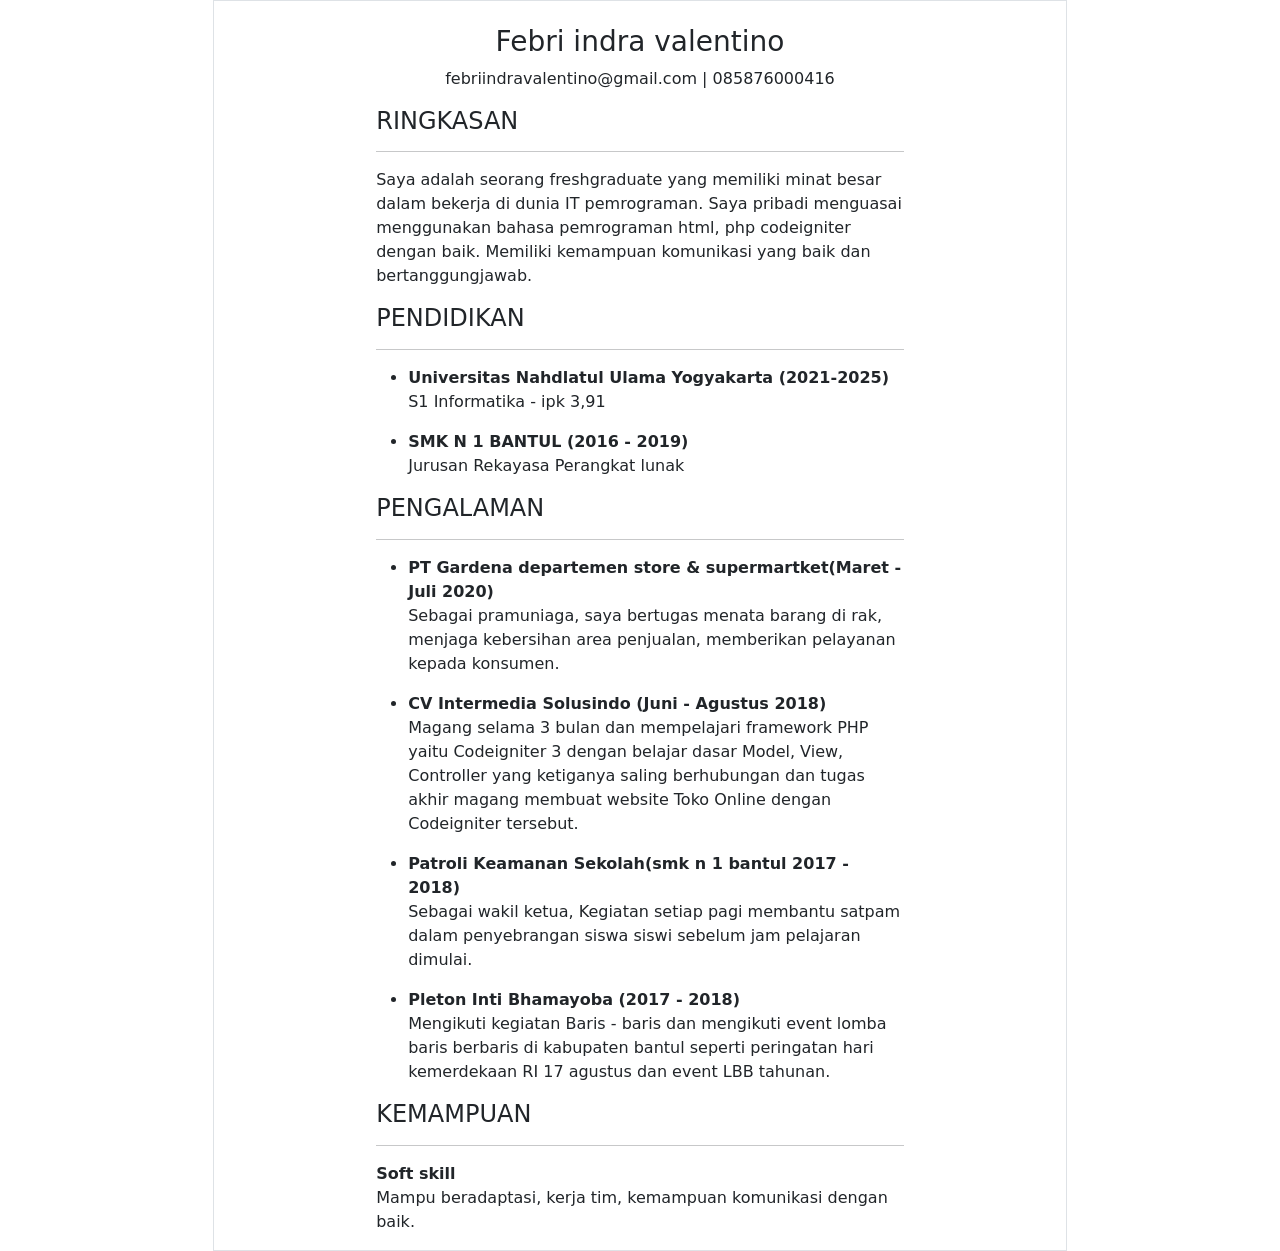
<file: cv/cv.html>
<!DOCTYPE html>
<html lang="en">
<head>
  <meta charset="UTF-8">
  <meta name="viewport" content="width=device-width, initial-scale=1.0">
  <link rel="icon" href="img/html.jfif" type="">
  <title>CV</title>
  <link rel="stylesheet" href="https://cdn.jsdelivr.net/npm/bootstrap@5.3.0/dist/css/bootstrap.min.css">
</head>
<body>
<main class="container border col-md-8">
  <div class="container">
    <div class="row">
      <div class="col-md-8 offset-md-2">
        <br>
        <h3 class="text-center">Febri indra valentino</h3>
        <p class="text-center">febriindravalentino@gmail.com | 085876000416 </p>
        
        <h4>RINGKASAN</h4>
        <hr>
        <p>Saya adalah seorang freshgraduate yang memiliki minat besar dalam bekerja di dunia IT pemrograman. Saya pribadi menguasai menggunakan bahasa pemrograman html, php codeigniter dengan baik. Memiliki kemampuan komunikasi yang baik dan bertanggungjawab.</p>
        <h4>PENDIDIKAN</h4>
        <hr>
        <ul>
          <li><strong>Universitas Nahdlatul Ulama Yogyakarta (2021-2025)</strong></li>
          <p>S1 Informatika - ipk 3,91</p>
          <li><strong>SMK N 1 BANTUL (2016 - 2019) </strong></li>
          <p>Jurusan Rekayasa Perangkat lunak</p>
        </ul>
        <h4>PENGALAMAN</h4>
        <hr>
        <ul>
          <li><strong>PT Gardena departemen store & supermartket(Maret - Juli 2020) </strong></li>
          <p>Sebagai pramuniaga, saya bertugas menata barang di rak, menjaga kebersihan area penjualan, memberikan pelayanan kepada konsumen.</p>
          <li><strong>CV Intermedia Solusindo (Juni - Agustus 2018) </strong></li>
          <p>Magang selama 3 bulan dan mempelajari framework PHP yaitu Codeigniter 3 dengan belajar dasar Model, View, Controller yang ketiganya saling berhubungan dan tugas akhir magang membuat website Toko Online dengan Codeigniter tersebut.</p>
          <li><strong>Patroli Keamanan Sekolah(smk n 1 bantul 2017 - 2018) </strong></li>
          <p>Sebagai wakil ketua, Kegiatan setiap pagi membantu satpam dalam  penyebrangan siswa siswi sebelum jam pelajaran dimulai. </p>
          <li><strong>Pleton Inti Bhamayoba (2017 - 2018) </strong></li>
          <p>Mengikuti kegiatan Baris - baris dan mengikuti event lomba baris berbaris di kabupaten bantul seperti peringatan hari kemerdekaan RI 17 agustus dan event LBB tahunan.</p>
        </ul>
        <h4>KEMAMPUAN</h4>
        <hr>
        <strong>Soft skill</strong>
        <p>Mampu beradaptasi, kerja tim, kemampuan komunikasi dengan baik.</p>

      </div>
    </div>
  </div>
</main>  
  <script src="https://cdn.jsdelivr.net/npm/bootstrap@5.3.0/dist/js/bootstrap.bundle.min.js"></script>
</body>
</html>
</file>
<file: assets/vendors/themify-icons/css/themify-icons.css>
@font-face {
	font-family: 'themify';
	src:url("../fonts/themify.eot?-fvbane");
	src:url("../fonts/themify.eot?#iefix-fvbane") format("embedded-opentype"),
		url("../fonts/themify.woff?-fvbane") format("woff"),
		url("../fonts/themify.ttf?-fvbane") format("truetype"),
		url("../fonts/themify.svg?-fvbane#themify") format("svg");
	font-weight: normal;
	font-style: normal;
}

[class^="ti-"], [class*=" ti-"] {
	font-family: 'themify';
	speak: none;
	font-style: normal;
	font-weight: normal;
	font-variant: normal;
	text-transform: none;
	line-height: 1;

	/* Better Font Rendering =========== */
	-webkit-font-smoothing: antialiased;
	-moz-osx-font-smoothing: grayscale;
}

.ti-wand:before {
	content: "\e600";
}
.ti-volume:before {
	content: "\e601";
}
.ti-user:before {
	content: "\e602";
}
.ti-unlock:before {
	content: "\e603";
}
.ti-unlink:before {
	content: "\e604";
}
.ti-trash:before {
	content: "\e605";
}
.ti-thought:before {
	content: "\e606";
}
.ti-target:before {
	content: "\e607";
}
.ti-tag:before {
	content: "\e608";
}
.ti-tablet:before {
	content: "\e609";
}
.ti-star:before {
	content: "\e60a";
}
.ti-spray:before {
	content: "\e60b";
}
.ti-signal:before {
	content: "\e60c";
}
.ti-shopping-cart:before {
	content: "\e60d";
}
.ti-shopping-cart-full:before {
	content: "\e60e";
}
.ti-settings:before {
	content: "\e60f";
}
.ti-search:before {
	content: "\e610";
}
.ti-zoom-in:before {
	content: "\e611";
}
.ti-zoom-out:before {
	content: "\e612";
}
.ti-cut:before {
	content: "\e613";
}
.ti-ruler:before {
	content: "\e614";
}
.ti-ruler-pencil:before {
	content: "\e615";
}
.ti-ruler-alt:before {
	content: "\e616";
}
.ti-bookmark:before {
	content: "\e617";
}
.ti-bookmark-alt:before {
	content: "\e618";
}
.ti-reload:before {
	content: "\e619";
}
.ti-plus:before {
	content: "\e61a";
}
.ti-pin:before {
	content: "\e61b";
}
.ti-pencil:before {
	content: "\e61c";
}
.ti-pencil-alt:before {
	content: "\e61d";
}
.ti-paint-roller:before {
	content: "\e61e";
}
.ti-paint-bucket:before {
	content: "\e61f";
}
.ti-na:before {
	content: "\e620";
}
.ti-mobile:before {
	content: "\e621";
}
.ti-minus:before {
	content: "\e622";
}
.ti-medall:before {
	content: "\e623";
}
.ti-medall-alt:before {
	content: "\e624";
}
.ti-marker:before {
	content: "\e625";
}
.ti-marker-alt:before {
	content: "\e626";
}
.ti-arrow-up:before {
	content: "\e627";
}
.ti-arrow-right:before {
	content: "\e628";
}
.ti-arrow-left:before {
	content: "\e629";
}
.ti-arrow-down:before {
	content: "\e62a";
}
.ti-lock:before {
	content: "\e62b";
}
.ti-location-arrow:before {
	content: "\e62c";
}
.ti-link:before {
	content: "\e62d";
}
.ti-layout:before {
	content: "\e62e";
}
.ti-layers:before {
	content: "\e62f";
}
.ti-layers-alt:before {
	content: "\e630";
}
.ti-key:before {
	content: "\e631";
}
.ti-import:before {
	content: "\e632";
}
.ti-image:before {
	content: "\e633";
}
.ti-heart:before {
	content: "\e634";
}
.ti-heart-broken:before {
	content: "\e635";
}
.ti-hand-stop:before {
	content: "\e636";
}
.ti-hand-open:before {
	content: "\e637";
}
.ti-hand-drag:before {
	content: "\e638";
}
.ti-folder:before {
	content: "\e639";
}
.ti-flag:before {
	content: "\e63a";
}
.ti-flag-alt:before {
	content: "\e63b";
}
.ti-flag-alt-2:before {
	content: "\e63c";
}
.ti-eye:before {
	content: "\e63d";
}
.ti-export:before {
	content: "\e63e";
}
.ti-exchange-vertical:before {
	content: "\e63f";
}
.ti-desktop:before {
	content: "\e640";
}
.ti-cup:before {
	content: "\e641";
}
.ti-crown:before {
	content: "\e642";
}
.ti-comments:before {
	content: "\e643";
}
.ti-comment:before {
	content: "\e644";
}
.ti-comment-alt:before {
	content: "\e645";
}
.ti-close:before {
	content: "\e646";
}
.ti-clip:before {
	content: "\e647";
}
.ti-angle-up:before {
	content: "\e648";
}
.ti-angle-right:before {
	content: "\e649";
}
.ti-angle-left:before {
	content: "\e64a";
}
.ti-angle-down:before {
	content: "\e64b";
}
.ti-check:before {
	content: "\e64c";
}
.ti-check-box:before {
	content: "\e64d";
}
.ti-camera:before {
	content: "\e64e";
}
.ti-announcement:before {
	content: "\e64f";
}
.ti-brush:before {
	content: "\e650";
}
.ti-briefcase:before {
	content: "\e651";
}
.ti-bolt:before {
	content: "\e652";
}
.ti-bolt-alt:before {
	content: "\e653";
}
.ti-blackboard:before {
	content: "\e654";
}
.ti-bag:before {
	content: "\e655";
}
.ti-move:before {
	content: "\e656";
}
.ti-arrows-vertical:before {
	content: "\e657";
}
.ti-arrows-horizontal:before {
	content: "\e658";
}
.ti-fullscreen:before {
	content: "\e659";
}
.ti-arrow-top-right:before {
	content: "\e65a";
}
.ti-arrow-top-left:before {
	content: "\e65b";
}
.ti-arrow-circle-up:before {
	content: "\e65c";
}
.ti-arrow-circle-right:before {
	content: "\e65d";
}
.ti-arrow-circle-left:before {
	content: "\e65e";
}
.ti-arrow-circle-down:before {
	content: "\e65f";
}
.ti-angle-double-up:before {
	content: "\e660";
}
.ti-angle-double-right:before {
	content: "\e661";
}
.ti-angle-double-left:before {
	content: "\e662";
}
.ti-angle-double-down:before {
	content: "\e663";
}
.ti-zip:before {
	content: "\e664";
}
.ti-world:before {
	content: "\e665";
}
.ti-wheelchair:before {
	content: "\e666";
}
.ti-view-list:before {
	content: "\e667";
}
.ti-view-list-alt:before {
	content: "\e668";
}
.ti-view-grid:before {
	content: "\e669";
}
.ti-uppercase:before {
	content: "\e66a";
}
.ti-upload:before {
	content: "\e66b";
}
.ti-underline:before {
	content: "\e66c";
}
.ti-truck:before {
	content: "\e66d";
}
.ti-timer:before {
	content: "\e66e";
}
.ti-ticket:before {
	content: "\e66f";
}
.ti-thumb-up:before {
	content: "\e670";
}
.ti-thumb-down:before {
	content: "\e671";
}
.ti-text:before {
	content: "\e672";
}
.ti-stats-up:before {
	content: "\e673";
}
.ti-stats-down:before {
	content: "\e674";
}
.ti-split-v:before {
	content: "\e675";
}
.ti-split-h:before {
	content: "\e676";
}
.ti-smallcap:before {
	content: "\e677";
}
.ti-shine:before {
	content: "\e678";
}
.ti-shift-right:before {
	content: "\e679";
}
.ti-shift-left:before {
	content: "\e67a";
}
.ti-shield:before {
	content: "\e67b";
}
.ti-notepad:before {
	content: "\e67c";
}
.ti-server:before {
	content: "\e67d";
}
.ti-quote-right:before {
	content: "\e67e";
}
.ti-quote-left:before {
	content: "\e67f";
}
.ti-pulse:before {
	content: "\e680";
}
.ti-printer:before {
	content: "\e681";
}
.ti-power-off:before {
	content: "\e682";
}
.ti-plug:before {
	content: "\e683";
}
.ti-pie-chart:before {
	content: "\e684";
}
.ti-paragraph:before {
	content: "\e685";
}
.ti-panel:before {
	content: "\e686";
}
.ti-package:before {
	content: "\e687";
}
.ti-music:before {
	content: "\e688";
}
.ti-music-alt:before {
	content: "\e689";
}
.ti-mouse:before {
	content: "\e68a";
}
.ti-mouse-alt:before {
	content: "\e68b";
}
.ti-money:before {
	content: "\e68c";
}
.ti-microphone:before {
	content: "\e68d";
}
.ti-menu:before {
	content: "\e68e";
}
.ti-menu-alt:before {
	content: "\e68f";
}
.ti-map:before {
	content: "\e690";
}
.ti-map-alt:before {
	content: "\e691";
}
.ti-loop:before {
	content: "\e692";
}
.ti-location-pin:before {
	content: "\e693";
}
.ti-list:before {
	content: "\e694";
}
.ti-light-bulb:before {
	content: "\e695";
}
.ti-Italic:before {
	content: "\e696";
}
.ti-info:before {
	content: "\e697";
}
.ti-infinite:before {
	content: "\e698";
}
.ti-id-badge:before {
	content: "\e699";
}
.ti-hummer:before {
	content: "\e69a";
}
.ti-home:before {
	content: "\e69b";
}
.ti-help:before {
	content: "\e69c";
}
.ti-headphone:before {
	content: "\e69d";
}
.ti-harddrives:before {
	content: "\e69e";
}
.ti-harddrive:before {
	content: "\e69f";
}
.ti-gift:before {
	content: "\e6a0";
}
.ti-game:before {
	content: "\e6a1";
}
.ti-filter:before {
	content: "\e6a2";
}
.ti-files:before {
	content: "\e6a3";
}
.ti-file:before {
	content: "\e6a4";
}
.ti-eraser:before {
	content: "\e6a5";
}
.ti-envelope:before {
	content: "\e6a6";
}
.ti-download:before {
	content: "\e6a7";
}
.ti-direction:before {
	content: "\e6a8";
}
.ti-direction-alt:before {
	content: "\e6a9";
}
.ti-dashboard:before {
	content: "\e6aa";
}
.ti-control-stop:before {
	content: "\e6ab";
}
.ti-control-shuffle:before {
	content: "\e6ac";
}
.ti-control-play:before {
	content: "\e6ad";
}
.ti-control-pause:before {
	content: "\e6ae";
}
.ti-control-forward:before {
	content: "\e6af";
}
.ti-control-backward:before {
	content: "\e6b0";
}
.ti-cloud:before {
	content: "\e6b1";
}
.ti-cloud-up:before {
	content: "\e6b2";
}
.ti-cloud-down:before {
	content: "\e6b3";
}
.ti-clipboard:before {
	content: "\e6b4";
}
.ti-car:before {
	content: "\e6b5";
}
.ti-calendar:before {
	content: "\e6b6";
}
.ti-book:before {
	content: "\e6b7";
}
.ti-bell:before {
	content: "\e6b8";
}
.ti-basketball:before {
	content: "\e6b9";
}
.ti-bar-chart:before {
	content: "\e6ba";
}
.ti-bar-chart-alt:before {
	content: "\e6bb";
}
.ti-back-right:before {
	content: "\e6bc";
}
.ti-back-left:before {
	content: "\e6bd";
}
.ti-arrows-corner:before {
	content: "\e6be";
}
.ti-archive:before {
	content: "\e6bf";
}
.ti-anchor:before {
	content: "\e6c0";
}
.ti-align-right:before {
	content: "\e6c1";
}
.ti-align-left:before {
	content: "\e6c2";
}
.ti-align-justify:before {
	content: "\e6c3";
}
.ti-align-center:before {
	content: "\e6c4";
}
.ti-alert:before {
	content: "\e6c5";
}
.ti-alarm-clock:before {
	content: "\e6c6";
}
.ti-agenda:before {
	content: "\e6c7";
}
.ti-write:before {
	content: "\e6c8";
}
.ti-window:before {
	content: "\e6c9";
}
.ti-widgetized:before {
	content: "\e6ca";
}
.ti-widget:before {
	content: "\e6cb";
}
.ti-widget-alt:before {
	content: "\e6cc";
}
.ti-wallet:before {
	content: "\e6cd";
}
.ti-video-clapper:before {
	content: "\e6ce";
}
.ti-video-camera:before {
	content: "\e6cf";
}
.ti-vector:before {
	content: "\e6d0";
}
.ti-themify-logo:before {
	content: "\e6d1";
}
.ti-themify-favicon:before {
	content: "\e6d2";
}
.ti-themify-favicon-alt:before {
	content: "\e6d3";
}
.ti-support:before {
	content: "\e6d4";
}
.ti-stamp:before {
	content: "\e6d5";
}
.ti-split-v-alt:before {
	content: "\e6d6";
}
.ti-slice:before {
	content: "\e6d7";
}
.ti-shortcode:before {
	content: "\e6d8";
}
.ti-shift-right-alt:before {
	content: "\e6d9";
}
.ti-shift-left-alt:before {
	content: "\e6da";
}
.ti-ruler-alt-2:before {
	content: "\e6db";
}
.ti-receipt:before {
	content: "\e6dc";
}
.ti-pin2:before {
	content: "\e6dd";
}
.ti-pin-alt:before {
	content: "\e6de";
}
.ti-pencil-alt2:before {
	content: "\e6df";
}
.ti-palette:before {
	content: "\e6e0";
}
.ti-more:before {
	content: "\e6e1";
}
.ti-more-alt:before {
	content: "\e6e2";
}
.ti-microphone-alt:before {
	content: "\e6e3";
}
.ti-magnet:before {
	content: "\e6e4";
}
.ti-line-double:before {
	content: "\e6e5";
}
.ti-line-dotted:before {
	content: "\e6e6";
}
.ti-line-dashed:before {
	content: "\e6e7";
}
.ti-layout-width-full:before {
	content: "\e6e8";
}
.ti-layout-width-default:before {
	content: "\e6e9";
}
.ti-layout-width-default-alt:before {
	content: "\e6ea";
}
.ti-layout-tab:before {
	content: "\e6eb";
}
.ti-layout-tab-window:before {
	content: "\e6ec";
}
.ti-layout-tab-v:before {
	content: "\e6ed";
}
.ti-layout-tab-min:before {
	content: "\e6ee";
}
.ti-layout-slider:before {
	content: "\e6ef";
}
.ti-layout-slider-alt:before {
	content: "\e6f0";
}
.ti-layout-sidebar-right:before {
	content: "\e6f1";
}
.ti-layout-sidebar-none:before {
	content: "\e6f2";
}
.ti-layout-sidebar-left:before {
	content: "\e6f3";
}
.ti-layout-placeholder:before {
	content: "\e6f4";
}
.ti-layout-menu:before {
	content: "\e6f5";
}
.ti-layout-menu-v:before {
	content: "\e6f6";
}
.ti-layout-menu-separated:before {
	content: "\e6f7";
}
.ti-layout-menu-full:before {
	content: "\e6f8";
}
.ti-layout-media-right-alt:before {
	content: "\e6f9";
}
.ti-layout-media-right:before {
	content: "\e6fa";
}
.ti-layout-media-overlay:before {
	content: "\e6fb";
}
.ti-layout-media-overlay-alt:before {
	content: "\e6fc";
}
.ti-layout-media-overlay-alt-2:before {
	content: "\e6fd";
}
.ti-layout-media-left-alt:before {
	content: "\e6fe";
}
.ti-layout-media-left:before {
	content: "\e6ff";
}
.ti-layout-media-center-alt:before {
	content: "\e700";
}
.ti-layout-media-center:before {
	content: "\e701";
}
.ti-layout-list-thumb:before {
	content: "\e702";
}
.ti-layout-list-thumb-alt:before {
	content: "\e703";
}
.ti-layout-list-post:before {
	content: "\e704";
}
.ti-layout-list-large-image:before {
	content: "\e705";
}
.ti-layout-line-solid:before {
	content: "\e706";
}
.ti-layout-grid4:before {
	content: "\e707";
}
.ti-layout-grid3:before {
	content: "\e708";
}
.ti-layout-grid2:before {
	content: "\e709";
}
.ti-layout-grid2-thumb:before {
	content: "\e70a";
}
.ti-layout-cta-right:before {
	content: "\e70b";
}
.ti-layout-cta-left:before {
	content: "\e70c";
}
.ti-layout-cta-center:before {
	content: "\e70d";
}
.ti-layout-cta-btn-right:before {
	content: "\e70e";
}
.ti-layout-cta-btn-left:before {
	content: "\e70f";
}
.ti-layout-column4:before {
	content: "\e710";
}
.ti-layout-column3:before {
	content: "\e711";
}
.ti-layout-column2:before {
	content: "\e712";
}
.ti-layout-accordion-separated:before {
	content: "\e713";
}
.ti-layout-accordion-merged:before {
	content: "\e714";
}
.ti-layout-accordion-list:before {
	content: "\e715";
}
.ti-ink-pen:before {
	content: "\e716";
}
.ti-info-alt:before {
	content: "\e717";
}
.ti-help-alt:before {
	content: "\e718";
}
.ti-headphone-alt:before {
	content: "\e719";
}
.ti-hand-point-up:before {
	content: "\e71a";
}
.ti-hand-point-right:before {
	content: "\e71b";
}
.ti-hand-point-left:before {
	content: "\e71c";
}
.ti-hand-point-down:before {
	content: "\e71d";
}
.ti-gallery:before {
	content: "\e71e";
}
.ti-face-smile:before {
	content: "\e71f";
}
.ti-face-sad:before {
	content: "\e720";
}
.ti-credit-card:before {
	content: "\e721";
}
.ti-control-skip-forward:before {
	content: "\e722";
}
.ti-control-skip-backward:before {
	content: "\e723";
}
.ti-control-record:before {
	content: "\e724";
}
.ti-control-eject:before {
	content: "\e725";
}
.ti-comments-smiley:before {
	content: "\e726";
}
.ti-brush-alt:before {
	content: "\e727";
}
.ti-youtube:before {
	content: "\e728";
}
.ti-vimeo:before {
	content: "\e729";
}
.ti-twitter:before {
	content: "\e72a";
}
.ti-time:before {
	content: "\e72b";
}
.ti-tumblr:before {
	content: "\e72c";
}
.ti-skype:before {
	content: "\e72d";
}
.ti-share:before {
	content: "\e72e";
}
.ti-share-alt:before {
	content: "\e72f";
}
.ti-rocket:before {
	content: "\e730";
}
.ti-pinterest:before {
	content: "\e731";
}
.ti-new-window:before {
	content: "\e732";
}
.ti-microsoft:before {
	content: "\e733";
}
.ti-list-ol:before {
	content: "\e734";
}
.ti-linkedin:before {
	content: "\e735";
}
.ti-layout-sidebar-2:before {
	content: "\e736";
}
.ti-layout-grid4-alt:before {
	content: "\e737";
}
.ti-layout-grid3-alt:before {
	content: "\e738";
}
.ti-layout-grid2-alt:before {
	content: "\e739";
}
.ti-layout-column4-alt:before {
	content: "\e73a";
}
.ti-layout-column3-alt:before {
	content: "\e73b";
}
.ti-layout-column2-alt:before {
	content: "\e73c";
}
.ti-instagram:before {
	content: "\e73d";
}
.ti-google:before {
	content: "\e73e";
}
.ti-github:before {
	content: "\e73f";
}
.ti-flickr:before {
	content: "\e740";
}
.ti-facebook:before {
	content: "\e741";
}
.ti-dropbox:before {
	content: "\e742";
}
.ti-dribbble:before {
	content: "\e743";
}
.ti-apple:before {
	content: "\e744";
}
.ti-android:before {
	content: "\e745";
}
.ti-save:before {
	content: "\e746";
}
.ti-save-alt:before {
	content: "\e747";
}
.ti-yahoo:before {
	content: "\e748";
}
.ti-wordpress:before {
	content: "\e749";
}
.ti-vimeo-alt:before {
	content: "\e74a";
}
.ti-twitter-alt:before {
	content: "\e74b";
}
.ti-tumblr-alt:before {
	content: "\e74c";
}
.ti-trello:before {
	content: "\e74d";
}
.ti-stack-overflow:before {
	content: "\e74e";
}
.ti-soundcloud:before {
	content: "\e74f";
}
.ti-sharethis:before {
	content: "\e750";
}
.ti-sharethis-alt:before {
	content: "\e751";
}
.ti-reddit:before {
	content: "\e752";
}
.ti-pinterest-alt:before {
	content: "\e753";
}
.ti-microsoft-alt:before {
	content: "\e754";
}
.ti-linux:before {
	content: "\e755";
}
.ti-jsfiddle:before {
	content: "\e756";
}
.ti-joomla:before {
	content: "\e757";
}
.ti-html5:before {
	content: "\e758";
}
.ti-flickr-alt:before {
	content: "\e759";
}
.ti-email:before {
	content: "\e75a";
}
.ti-drupal:before {
	content: "\e75b";
}
.ti-dropbox-alt:before {
	content: "\e75c";
}
.ti-css3:before {
	content: "\e75d";
}
.ti-rss:before {
	content: "\e75e";
}
.ti-rss-alt:before {
	content: "\e75f";
}
</file>
<file: assets/css/meyawo.css>
@charset "UTF-8";
/*!
=========================================================
* Meyawo Landing page
=========================================================

* Copyright: 2019 DevCRUD (https://devcrud.com)
* Licensed: (https://devcrud.com/licenses)
* Coded by www.devcrud.com

=========================================================

* The above copyright notice and this permission notice shall be included in all copies or substantial portions of the Software.
*/
@import url("https://fonts.googleapis.com/css?family=Baloo+Paaji|Open+Sans:300,300i,400,400i,600,600i,700,700i");

:root {
  --blue: #1e549f;
  --indigo: #695aa6;
  --purple: #6f42c1;
  --pink: #e83e8c;
  --red: #ec185d;
  --orange: #ff6d02;
  --yellow: #ffc107;
  --green: #1bb74f;
  --teal: #20c997;
  --cyan: #17a2b8;
  --white: #fff;
  --gray: #6c757d;
  --gray-dark: #393e46;
  --primary: #695aa6;
  --secondary: #393e46;
  --success: #1bb74f;
  --info: #17a2b8;
  --warning: #ff6d02;
  --danger: #ec185d;
  --light: #f8f9fa;
  --dark: #212529;
  --breakpoint-xs: 0;
  --breakpoint-sm: 576px;
  --breakpoint-md: 768px;
  --breakpoint-lg: 992px;
  --breakpoint-xl: 1200px;
  --font-family-sans-serif: "Open Sans", sans-serif;
  --font-family-monospace: SFMono-Regular, Menlo, Monaco, Consolas, "Liberation Mono", "Courier New", monospace;
}

*,
*::before,
*::after {
  box-sizing: border-box;
}

html {
  font-family: sans-serif;
  line-height: 1.15;
  -webkit-text-size-adjust: 100%;
  -webkit-tap-highlight-color: rgba(0, 0, 0, 0);
}

article,
aside,
figcaption,
figure,
footer,
header,
hgroup,
main,
nav,
section {
  display: block;
}

body {
  margin: 0;
  font-family: "Open Sans", sans-serif;
  font-size: 1rem;
  font-weight: 400;
  line-height: 1.5;
  color: #212529;
  text-align: left;
  background-color: #fff;
}

[tabindex="-1"]:focus {
  outline: 0 !important;
}

hr {
  box-sizing: content-box;
  height: 0;
  overflow: visible;
}

h1,
h2,
h3,
h4,
h5,
h6 {
  margin-top: 0;
  margin-bottom: 0.5rem;
}

p {
  margin-top: 0;
  margin-bottom: 1rem;
}

abbr[title],
abbr[data-original-title] {
  text-decoration: underline;
  -webkit-text-decoration: underline dotted;
  text-decoration: underline dotted;
  cursor: help;
  border-bottom: 0;
  -webkit-text-decoration-skip-ink: none;
  text-decoration-skip-ink: none;
}

address {
  margin-bottom: 1rem;
  font-style: normal;
  line-height: inherit;
}

ol,
ul,
dl {
  margin-top: 0;
  margin-bottom: 1rem;
}

ol ol,
ul ul,
ol ul,
ul ol {
  margin-bottom: 0;
}

dt {
  font-weight: 700;
}

dd {
  margin-bottom: .5rem;
  margin-left: 0;
}

blockquote {
  margin: 0 0 1rem;
}

b,
strong {
  font-weight: bolder;
}

small {
  font-size: 80%;
}

sub,
sup {
  position: relative;
  font-size: 75%;
  line-height: 0;
  vertical-align: baseline;
}

sub {
  bottom: -.25em;
}

sup {
  top: -.5em;
}

a {
  color: #695aa6;
  text-decoration: none;
  background-color: transparent;
}

a:hover {
  color: #493f75;
  text-decoration: none;
}

a:not([href]):not([tabindex]) {
  color: inherit;
  text-decoration: none;
}

a:not([href]):not([tabindex]):hover,
a:not([href]):not([tabindex]):focus {
  color: inherit;
  text-decoration: none;
}

a:not([href]):not([tabindex]):focus {
  outline: 0;
}

pre,
code,
kbd,
samp {
  font-family: SFMono-Regular, Menlo, Monaco, Consolas, "Liberation Mono", "Courier New", monospace;
  font-size: 1em;
}

pre {
  margin-top: 0;
  margin-bottom: 1rem;
  overflow: auto;
}

figure {
  margin: 0 0 1rem;
}

img {
  vertical-align: middle;
  border-style: none;
}

svg {
  overflow: hidden;
  vertical-align: middle;
}

table {
  border-collapse: collapse;
}

caption {
  padding-top: 0.75rem;
  padding-bottom: 0.75rem;
  color: #6c757d;
  text-align: left;
  caption-side: bottom;
}

th {
  text-align: inherit;
}

label {
  display: inline-block;
  margin-bottom: 0.5rem;
}

button {
  border-radius: 0;
}

button:focus {
  outline: 1px dotted;
  outline: 5px auto -webkit-focus-ring-color;
}

input,
button,
select,
optgroup,
textarea {
  margin: 0;
  font-family: inherit;
  font-size: inherit;
  line-height: inherit;
}

button,
input {
  overflow: visible;
}

button,
select {
  text-transform: none;
}

select {
  word-wrap: normal;
}

button,
[type="button"],
[type="reset"],
[type="submit"] {
  -webkit-appearance: button;
}

button:not(:disabled),
[type="button"]:not(:disabled),
[type="reset"]:not(:disabled),
[type="submit"]:not(:disabled) {
  cursor: pointer;
}

button::-moz-focus-inner,
[type="button"]::-moz-focus-inner,
[type="reset"]::-moz-focus-inner,
[type="submit"]::-moz-focus-inner {
  padding: 0;
  border-style: none;
}

input[type="radio"],
input[type="checkbox"] {
  box-sizing: border-box;
  padding: 0;
}

input[type="date"],
input[type="time"],
input[type="datetime-local"],
input[type="month"] {
  -webkit-appearance: listbox;
}

textarea {
  overflow: auto;
  resize: vertical;
}

fieldset {
  min-width: 0;
  padding: 0;
  margin: 0;
  border: 0;
}

legend {
  display: block;
  width: 100%;
  max-width: 100%;
  padding: 0;
  margin-bottom: .5rem;
  font-size: 1.5rem;
  line-height: inherit;
  color: inherit;
  white-space: normal;
}

progress {
  vertical-align: baseline;
}

[type="number"]::-webkit-inner-spin-button,
[type="number"]::-webkit-outer-spin-button {
  height: auto;
}

[type="search"] {
  outline-offset: -2px;
  -webkit-appearance: none;
}

[type="search"]::-webkit-search-decoration {
  -webkit-appearance: none;
}

::-webkit-file-upload-button {
  font: inherit;
  -webkit-appearance: button;
}

output {
  display: inline-block;
}

summary {
  display: list-item;
  cursor: pointer;
}

template {
  display: none;
}

[hidden] {
  display: none !important;
}

h1,
h2,
h3,
h4,
h5,
h6,
.h1,
.h2,
.h3,
.h4,
.h5,
.h6 {
  margin-bottom: 0.5rem;
  font-weight: 500;
  line-height: 1.2;
}

h1,
.h1 {
  font-size: 2.5rem;
}

h2,
.h2 {
  font-size: 2rem;
}

h3,
.h3 {
  font-size: 1.75rem;
}

h4,
.h4 {
  font-size: 1.5rem;
}

h5,
.h5 {
  font-size: 1.25rem;
}

h6,
.h6 {
  font-size: 1rem;
}

.lead {
  font-size: 1.25rem;
  font-weight: 300;
}

.display-1 {
  font-size: 6rem;
  font-weight: 300;
  line-height: 1.2;
}

.display-2 {
  font-size: 5.5rem;
  font-weight: 300;
  line-height: 1.2;
}

.display-3 {
  font-size: 4.5rem;
  font-weight: 300;
  line-height: 1.2;
}

.display-4 {
  font-size: 3.5rem;
  font-weight: 300;
  line-height: 1.2;
}

hr {
  margin-top: 1rem;
  margin-bottom: 1rem;
  border: 0;
  border-top: 1px solid rgba(0, 0, 0, 0.1);
}

small,
.small {
  font-size: 80%;
  font-weight: 400;
}

mark,
.mark {
  padding: 0.2em;
  background-color: #fcf8e3;
}

.list-unstyled {
  padding-left: 0;
  list-style: none;
}

.list-inline {
  padding-left: 0;
  list-style: none;
}

.list-inline-item {
  display: inline-block;
}

.list-inline-item:not(:last-child) {
  margin-right: 0.5rem;
}

.initialism {
  font-size: 90%;
  text-transform: uppercase;
}

.blockquote {
  margin-bottom: 1rem;
  font-size: 1.25rem;
}

.blockquote-footer {
  display: block;
  font-size: 80%;
  color: #6c757d;
}

.blockquote-footer::before {
  content: "\2014\00A0";
}

.img-fluid {
  max-width: 100%;
  height: auto;
}

.img-thumbnail {
  padding: 0.25rem;
  background-color: #fff;
  border: 1px solid #dee2e6;
  border-radius: 0.25rem;
  max-width: 100%;
  height: auto;
}

.figure {
  display: inline-block;
}

.figure-img {
  margin-bottom: 0.5rem;
  line-height: 1;
}

.figure-caption {
  font-size: 90%;
  color: #6c757d;
}

code {
  font-size: 87.5%;
  color: #e83e8c;
  word-break: break-word;
}

a>code {
  color: inherit;
}

kbd {
  padding: 0.2rem 0.4rem;
  font-size: 87.5%;
  color: #fff;
  background-color: #212529;
  border-radius: 0.2rem;
}

kbd kbd {
  padding: 0;
  font-size: 100%;
  font-weight: 700;
}

pre {
  display: block;
  font-size: 87.5%;
  color: #212529;
}

pre code {
  font-size: inherit;
  color: inherit;
  word-break: normal;
}

.pre-scrollable {
  max-height: 340px;
  overflow-y: scroll;
}

.container {
  width: 100%;
  padding-right: 15px;
  padding-left: 15px;
  margin-right: auto;
  margin-left: auto;
}

/* ===== Portfolio Mobile Always Show (Fix Hover Meyawo) ===== */
@media (max-width: 768px) {
  .portfolio-card-overlay {
    opacity: 1 !important;
    visibility: visible !important;
    transform: none !important;
  }
}

@media (min-width: 576px) {
  .container {
    max-width: 540px;
  }
}

@media (min-width: 768px) {
  .container {
    max-width: 720px;
  }
}

@media (min-width: 992px) {
  .container {
    max-width: 960px;
  }
}

@media (min-width: 1200px) {
  .container {
    max-width: 1140px;
  }
}

.container-fluid {
  width: 100%;
  padding-right: 15px;
  padding-left: 15px;
  margin-right: auto;
  margin-left: auto;
}

.row {
  display: -webkit-box;
  display: -webkit-flex;
  display: -ms-flexbox;
  display: flex;
  -webkit-flex-wrap: wrap;
  -ms-flex-wrap: wrap;
  flex-wrap: wrap;
  margin-right: -15px;
  margin-left: -15px;
}

.no-gutters {
  margin-right: 0;
  margin-left: 0;
}

.no-gutters>.col,
.no-gutters>[class*="col-"] {
  padding-right: 0;
  padding-left: 0;
}

.col-1,
.col-2,
.col-3,
.col-4,
.col-5,
.col-6,
.col-7,
.col-8,
.col-9,
.col-10,
.col-11,
.col-12,
.col,
.col-auto,
.col-sm-1,
.col-sm-2,
.col-sm-3,
.col-sm-4,
.col-sm-5,
.col-sm-6,
.col-sm-7,
.col-sm-8,
.col-sm-9,
.col-sm-10,
.col-sm-11,
.col-sm-12,
.col-sm,
.col-sm-auto,
.col-md-1,
.col-md-2,
.col-md-3,
.col-md-4,
.col-md-5,
.col-md-6,
.col-md-7,
.col-md-8,
.col-md-9,
.col-md-10,
.col-md-11,
.col-md-12,
.col-md,
.col-md-auto,
.col-lg-1,
.col-lg-2,
.col-lg-3,
.col-lg-4,
.col-lg-5,
.col-lg-6,
.col-lg-7,
.col-lg-8,
.col-lg-9,
.col-lg-10,
.col-lg-11,
.col-lg-12,
.col-lg,
.col-lg-auto,
.col-xl-1,
.col-xl-2,
.col-xl-3,
.col-xl-4,
.col-xl-5,
.col-xl-6,
.col-xl-7,
.col-xl-8,
.col-xl-9,
.col-xl-10,
.col-xl-11,
.col-xl-12,
.col-xl,
.col-xl-auto {
  position: relative;
  width: 100%;
  padding-right: 15px;
  padding-left: 15px;
}

.col {
  -webkit-flex-basis: 0;
  -ms-flex-preferred-size: 0;
  flex-basis: 0;
  -webkit-box-flex: 1;
  -webkit-flex-grow: 1;
  -ms-flex-positive: 1;
  flex-grow: 1;
  max-width: 100%;
}

.col-auto {
  -webkit-box-flex: 0;
  -webkit-flex: 0 0 auto;
  -ms-flex: 0 0 auto;
  flex: 0 0 auto;
  width: auto;
  max-width: 100%;
}

.col-1 {
  -webkit-box-flex: 0;
  -webkit-flex: 0 0 8.33333%;
  -ms-flex: 0 0 8.33333%;
  flex: 0 0 8.33333%;
  max-width: 8.33333%;
}

.col-2 {
  -webkit-box-flex: 0;
  -webkit-flex: 0 0 16.66667%;
  -ms-flex: 0 0 16.66667%;
  flex: 0 0 16.66667%;
  max-width: 16.66667%;
}

.col-3 {
  -webkit-box-flex: 0;
  -webkit-flex: 0 0 25%;
  -ms-flex: 0 0 25%;
  flex: 0 0 25%;
  max-width: 25%;
}

.col-4 {
  -webkit-box-flex: 0;
  -webkit-flex: 0 0 33.33333%;
  -ms-flex: 0 0 33.33333%;
  flex: 0 0 33.33333%;
  max-width: 33.33333%;
}

.col-5 {
  -webkit-box-flex: 0;
  -webkit-flex: 0 0 41.66667%;
  -ms-flex: 0 0 41.66667%;
  flex: 0 0 41.66667%;
  max-width: 41.66667%;
}

.col-6 {
  -webkit-box-flex: 0;
  -webkit-flex: 0 0 50%;
  -ms-flex: 0 0 50%;
  flex: 0 0 50%;
  max-width: 50%;
}

.col-7 {
  -webkit-box-flex: 0;
  -webkit-flex: 0 0 58.33333%;
  -ms-flex: 0 0 58.33333%;
  flex: 0 0 58.33333%;
  max-width: 58.33333%;
}

.col-8 {
  -webkit-box-flex: 0;
  -webkit-flex: 0 0 66.66667%;
  -ms-flex: 0 0 66.66667%;
  flex: 0 0 66.66667%;
  max-width: 66.66667%;
}

.col-9 {
  -webkit-box-flex: 0;
  -webkit-flex: 0 0 75%;
  -ms-flex: 0 0 75%;
  flex: 0 0 75%;
  max-width: 75%;
}

.col-10 {
  -webkit-box-flex: 0;
  -webkit-flex: 0 0 83.33333%;
  -ms-flex: 0 0 83.33333%;
  flex: 0 0 83.33333%;
  max-width: 83.33333%;
}

.col-11 {
  -webkit-box-flex: 0;
  -webkit-flex: 0 0 91.66667%;
  -ms-flex: 0 0 91.66667%;
  flex: 0 0 91.66667%;
  max-width: 91.66667%;
}

.col-12 {
  -webkit-box-flex: 0;
  -webkit-flex: 0 0 100%;
  -ms-flex: 0 0 100%;
  flex: 0 0 100%;
  max-width: 100%;
}

.order-first {
  -webkit-box-ordinal-group: 0;
  -webkit-order: -1;
  -ms-flex-order: -1;
  order: -1;
}

.order-last {
  -webkit-box-ordinal-group: 14;
  -webkit-order: 13;
  -ms-flex-order: 13;
  order: 13;
}

.order-0 {
  -webkit-box-ordinal-group: 1;
  -webkit-order: 0;
  -ms-flex-order: 0;
  order: 0;
}

.order-1 {
  -webkit-box-ordinal-group: 2;
  -webkit-order: 1;
  -ms-flex-order: 1;
  order: 1;
}

.order-2 {
  -webkit-box-ordinal-group: 3;
  -webkit-order: 2;
  -ms-flex-order: 2;
  order: 2;
}

.order-3 {
  -webkit-box-ordinal-group: 4;
  -webkit-order: 3;
  -ms-flex-order: 3;
  order: 3;
}

.order-4 {
  -webkit-box-ordinal-group: 5;
  -webkit-order: 4;
  -ms-flex-order: 4;
  order: 4;
}

.order-5 {
  -webkit-box-ordinal-group: 6;
  -webkit-order: 5;
  -ms-flex-order: 5;
  order: 5;
}

.order-6 {
  -webkit-box-ordinal-group: 7;
  -webkit-order: 6;
  -ms-flex-order: 6;
  order: 6;
}

.order-7 {
  -webkit-box-ordinal-group: 8;
  -webkit-order: 7;
  -ms-flex-order: 7;
  order: 7;
}

.order-8 {
  -webkit-box-ordinal-group: 9;
  -webkit-order: 8;
  -ms-flex-order: 8;
  order: 8;
}

.order-9 {
  -webkit-box-ordinal-group: 10;
  -webkit-order: 9;
  -ms-flex-order: 9;
  order: 9;
}

.order-10 {
  -webkit-box-ordinal-group: 11;
  -webkit-order: 10;
  -ms-flex-order: 10;
  order: 10;
}

.order-11 {
  -webkit-box-ordinal-group: 12;
  -webkit-order: 11;
  -ms-flex-order: 11;
  order: 11;
}

.order-12 {
  -webkit-box-ordinal-group: 13;
  -webkit-order: 12;
  -ms-flex-order: 12;
  order: 12;
}

.offset-1 {
  margin-left: 8.33333%;
}

.offset-2 {
  margin-left: 16.66667%;
}

.offset-3 {
  margin-left: 25%;
}

.offset-4 {
  margin-left: 33.33333%;
}

.offset-5 {
  margin-left: 41.66667%;
}

.offset-6 {
  margin-left: 50%;
}

.offset-7 {
  margin-left: 58.33333%;
}

.offset-8 {
  margin-left: 66.66667%;
}

.offset-9 {
  margin-left: 75%;
}

.offset-10 {
  margin-left: 83.33333%;
}

.offset-11 {
  margin-left: 91.66667%;
}

@media (min-width: 576px) {
  .col-sm {
    -webkit-flex-basis: 0;
    -ms-flex-preferred-size: 0;
    flex-basis: 0;
    -webkit-box-flex: 1;
    -webkit-flex-grow: 1;
    -ms-flex-positive: 1;
    flex-grow: 1;
    max-width: 100%;
  }

  .col-sm-auto {
    -webkit-box-flex: 0;
    -webkit-flex: 0 0 auto;
    -ms-flex: 0 0 auto;
    flex: 0 0 auto;
    width: auto;
    max-width: 100%;
  }

  .col-sm-1 {
    -webkit-box-flex: 0;
    -webkit-flex: 0 0 8.33333%;
    -ms-flex: 0 0 8.33333%;
    flex: 0 0 8.33333%;
    max-width: 8.33333%;
  }

  .col-sm-2 {
    -webkit-box-flex: 0;
    -webkit-flex: 0 0 16.66667%;
    -ms-flex: 0 0 16.66667%;
    flex: 0 0 16.66667%;
    max-width: 16.66667%;
  }

  .col-sm-3 {
    -webkit-box-flex: 0;
    -webkit-flex: 0 0 25%;
    -ms-flex: 0 0 25%;
    flex: 0 0 25%;
    max-width: 25%;
  }

  .col-sm-4 {
    -webkit-box-flex: 0;
    -webkit-flex: 0 0 33.33333%;
    -ms-flex: 0 0 33.33333%;
    flex: 0 0 33.33333%;
    max-width: 33.33333%;
  }

  .col-sm-5 {
    -webkit-box-flex: 0;
    -webkit-flex: 0 0 41.66667%;
    -ms-flex: 0 0 41.66667%;
    flex: 0 0 41.66667%;
    max-width: 41.66667%;
  }

  .col-sm-6 {
    -webkit-box-flex: 0;
    -webkit-flex: 0 0 50%;
    -ms-flex: 0 0 50%;
    flex: 0 0 50%;
    max-width: 50%;
  }

  .col-sm-7 {
    -webkit-box-flex: 0;
    -webkit-flex: 0 0 58.33333%;
    -ms-flex: 0 0 58.33333%;
    flex: 0 0 58.33333%;
    max-width: 58.33333%;
  }

  .col-sm-8 {
    -webkit-box-flex: 0;
    -webkit-flex: 0 0 66.66667%;
    -ms-flex: 0 0 66.66667%;
    flex: 0 0 66.66667%;
    max-width: 66.66667%;
  }

  .col-sm-9 {
    -webkit-box-flex: 0;
    -webkit-flex: 0 0 75%;
    -ms-flex: 0 0 75%;
    flex: 0 0 75%;
    max-width: 75%;
  }

  .col-sm-10 {
    -webkit-box-flex: 0;
    -webkit-flex: 0 0 83.33333%;
    -ms-flex: 0 0 83.33333%;
    flex: 0 0 83.33333%;
    max-width: 83.33333%;
  }

  .col-sm-11 {
    -webkit-box-flex: 0;
    -webkit-flex: 0 0 91.66667%;
    -ms-flex: 0 0 91.66667%;
    flex: 0 0 91.66667%;
    max-width: 91.66667%;
  }

  .col-sm-12 {
    -webkit-box-flex: 0;
    -webkit-flex: 0 0 100%;
    -ms-flex: 0 0 100%;
    flex: 0 0 100%;
    max-width: 100%;
  }

  .order-sm-first {
    -webkit-box-ordinal-group: 0;
    -webkit-order: -1;
    -ms-flex-order: -1;
    order: -1;
  }

  .order-sm-last {
    -webkit-box-ordinal-group: 14;
    -webkit-order: 13;
    -ms-flex-order: 13;
    order: 13;
  }

  .order-sm-0 {
    -webkit-box-ordinal-group: 1;
    -webkit-order: 0;
    -ms-flex-order: 0;
    order: 0;
  }

  .order-sm-1 {
    -webkit-box-ordinal-group: 2;
    -webkit-order: 1;
    -ms-flex-order: 1;
    order: 1;
  }

  .order-sm-2 {
    -webkit-box-ordinal-group: 3;
    -webkit-order: 2;
    -ms-flex-order: 2;
    order: 2;
  }

  .order-sm-3 {
    -webkit-box-ordinal-group: 4;
    -webkit-order: 3;
    -ms-flex-order: 3;
    order: 3;
  }

  .order-sm-4 {
    -webkit-box-ordinal-group: 5;
    -webkit-order: 4;
    -ms-flex-order: 4;
    order: 4;
  }

  .order-sm-5 {
    -webkit-box-ordinal-group: 6;
    -webkit-order: 5;
    -ms-flex-order: 5;
    order: 5;
  }

  .order-sm-6 {
    -webkit-box-ordinal-group: 7;
    -webkit-order: 6;
    -ms-flex-order: 6;
    order: 6;
  }

  .order-sm-7 {
    -webkit-box-ordinal-group: 8;
    -webkit-order: 7;
    -ms-flex-order: 7;
    order: 7;
  }

  .order-sm-8 {
    -webkit-box-ordinal-group: 9;
    -webkit-order: 8;
    -ms-flex-order: 8;
    order: 8;
  }

  .order-sm-9 {
    -webkit-box-ordinal-group: 10;
    -webkit-order: 9;
    -ms-flex-order: 9;
    order: 9;
  }

  .order-sm-10 {
    -webkit-box-ordinal-group: 11;
    -webkit-order: 10;
    -ms-flex-order: 10;
    order: 10;
  }

  .order-sm-11 {
    -webkit-box-ordinal-group: 12;
    -webkit-order: 11;
    -ms-flex-order: 11;
    order: 11;
  }

  .order-sm-12 {
    -webkit-box-ordinal-group: 13;
    -webkit-order: 12;
    -ms-flex-order: 12;
    order: 12;
  }

  .offset-sm-0 {
    margin-left: 0;
  }

  .offset-sm-1 {
    margin-left: 8.33333%;
  }

  .offset-sm-2 {
    margin-left: 16.66667%;
  }

  .offset-sm-3 {
    margin-left: 25%;
  }

  .offset-sm-4 {
    margin-left: 33.33333%;
  }

  .offset-sm-5 {
    margin-left: 41.66667%;
  }

  .offset-sm-6 {
    margin-left: 50%;
  }

  .offset-sm-7 {
    margin-left: 58.33333%;
  }

  .offset-sm-8 {
    margin-left: 66.66667%;
  }

  .offset-sm-9 {
    margin-left: 75%;
  }

  .offset-sm-10 {
    margin-left: 83.33333%;
  }

  .offset-sm-11 {
    margin-left: 91.66667%;
  }
}

@media (min-width: 768px) {
  .col-md {
    -webkit-flex-basis: 0;
    -ms-flex-preferred-size: 0;
    flex-basis: 0;
    -webkit-box-flex: 1;
    -webkit-flex-grow: 1;
    -ms-flex-positive: 1;
    flex-grow: 1;
    max-width: 100%;
  }

  .col-md-auto {
    -webkit-box-flex: 0;
    -webkit-flex: 0 0 auto;
    -ms-flex: 0 0 auto;
    flex: 0 0 auto;
    width: auto;
    max-width: 100%;
  }

  .col-md-1 {
    -webkit-box-flex: 0;
    -webkit-flex: 0 0 8.33333%;
    -ms-flex: 0 0 8.33333%;
    flex: 0 0 8.33333%;
    max-width: 8.33333%;
  }

  .col-md-2 {
    -webkit-box-flex: 0;
    -webkit-flex: 0 0 16.66667%;
    -ms-flex: 0 0 16.66667%;
    flex: 0 0 16.66667%;
    max-width: 16.66667%;
  }

  .col-md-3 {
    -webkit-box-flex: 0;
    -webkit-flex: 0 0 25%;
    -ms-flex: 0 0 25%;
    flex: 0 0 25%;
    max-width: 25%;
  }

  .col-md-4 {
    -webkit-box-flex: 0;
    -webkit-flex: 0 0 33.33333%;
    -ms-flex: 0 0 33.33333%;
    flex: 0 0 33.33333%;
    max-width: 33.33333%;
  }

  .col-md-5 {
    -webkit-box-flex: 0;
    -webkit-flex: 0 0 41.66667%;
    -ms-flex: 0 0 41.66667%;
    flex: 0 0 41.66667%;
    max-width: 41.66667%;
  }

  .col-md-6 {
    -webkit-box-flex: 0;
    -webkit-flex: 0 0 50%;
    -ms-flex: 0 0 50%;
    flex: 0 0 50%;
    max-width: 50%;
  }

  .col-md-7 {
    -webkit-box-flex: 0;
    -webkit-flex: 0 0 58.33333%;
    -ms-flex: 0 0 58.33333%;
    flex: 0 0 58.33333%;
    max-width: 58.33333%;
  }

  .col-md-8 {
    -webkit-box-flex: 0;
    -webkit-flex: 0 0 66.66667%;
    -ms-flex: 0 0 66.66667%;
    flex: 0 0 66.66667%;
    max-width: 66.66667%;
  }

  .col-md-9 {
    -webkit-box-flex: 0;
    -webkit-flex: 0 0 75%;
    -ms-flex: 0 0 75%;
    flex: 0 0 75%;
    max-width: 75%;
  }

  .col-md-10 {
    -webkit-box-flex: 0;
    -webkit-flex: 0 0 83.33333%;
    -ms-flex: 0 0 83.33333%;
    flex: 0 0 83.33333%;
    max-width: 83.33333%;
  }

  .col-md-11 {
    -webkit-box-flex: 0;
    -webkit-flex: 0 0 91.66667%;
    -ms-flex: 0 0 91.66667%;
    flex: 0 0 91.66667%;
    max-width: 91.66667%;
  }

  .col-md-12 {
    -webkit-box-flex: 0;
    -webkit-flex: 0 0 100%;
    -ms-flex: 0 0 100%;
    flex: 0 0 100%;
    max-width: 100%;
  }

  .order-md-first {
    -webkit-box-ordinal-group: 0;
    -webkit-order: -1;
    -ms-flex-order: -1;
    order: -1;
  }

  .order-md-last {
    -webkit-box-ordinal-group: 14;
    -webkit-order: 13;
    -ms-flex-order: 13;
    order: 13;
  }

  .order-md-0 {
    -webkit-box-ordinal-group: 1;
    -webkit-order: 0;
    -ms-flex-order: 0;
    order: 0;
  }

  .order-md-1 {
    -webkit-box-ordinal-group: 2;
    -webkit-order: 1;
    -ms-flex-order: 1;
    order: 1;
  }

  .order-md-2 {
    -webkit-box-ordinal-group: 3;
    -webkit-order: 2;
    -ms-flex-order: 2;
    order: 2;
  }

  .order-md-3 {
    -webkit-box-ordinal-group: 4;
    -webkit-order: 3;
    -ms-flex-order: 3;
    order: 3;
  }

  .order-md-4 {
    -webkit-box-ordinal-group: 5;
    -webkit-order: 4;
    -ms-flex-order: 4;
    order: 4;
  }

  .order-md-5 {
    -webkit-box-ordinal-group: 6;
    -webkit-order: 5;
    -ms-flex-order: 5;
    order: 5;
  }

  .order-md-6 {
    -webkit-box-ordinal-group: 7;
    -webkit-order: 6;
    -ms-flex-order: 6;
    order: 6;
  }

  .order-md-7 {
    -webkit-box-ordinal-group: 8;
    -webkit-order: 7;
    -ms-flex-order: 7;
    order: 7;
  }

  .order-md-8 {
    -webkit-box-ordinal-group: 9;
    -webkit-order: 8;
    -ms-flex-order: 8;
    order: 8;
  }

  .order-md-9 {
    -webkit-box-ordinal-group: 10;
    -webkit-order: 9;
    -ms-flex-order: 9;
    order: 9;
  }

  .order-md-10 {
    -webkit-box-ordinal-group: 11;
    -webkit-order: 10;
    -ms-flex-order: 10;
    order: 10;
  }

  .order-md-11 {
    -webkit-box-ordinal-group: 12;
    -webkit-order: 11;
    -ms-flex-order: 11;
    order: 11;
  }

  .order-md-12 {
    -webkit-box-ordinal-group: 13;
    -webkit-order: 12;
    -ms-flex-order: 12;
    order: 12;
  }

  .offset-md-0 {
    margin-left: 0;
  }

  .offset-md-1 {
    margin-left: 8.33333%;
  }

  .offset-md-2 {
    margin-left: 16.66667%;
  }

  .offset-md-3 {
    margin-left: 25%;
  }

  .offset-md-4 {
    margin-left: 33.33333%;
  }

  .offset-md-5 {
    margin-left: 41.66667%;
  }

  .offset-md-6 {
    margin-left: 50%;
  }

  .offset-md-7 {
    margin-left: 58.33333%;
  }

  .offset-md-8 {
    margin-left: 66.66667%;
  }

  .offset-md-9 {
    margin-left: 75%;
  }

  .offset-md-10 {
    margin-left: 83.33333%;
  }

  .offset-md-11 {
    margin-left: 91.66667%;
  }
}

@media (min-width: 992px) {
  .col-lg {
    -webkit-flex-basis: 0;
    -ms-flex-preferred-size: 0;
    flex-basis: 0;
    -webkit-box-flex: 1;
    -webkit-flex-grow: 1;
    -ms-flex-positive: 1;
    flex-grow: 1;
    max-width: 100%;
  }

  .col-lg-auto {
    -webkit-box-flex: 0;
    -webkit-flex: 0 0 auto;
    -ms-flex: 0 0 auto;
    flex: 0 0 auto;
    width: auto;
    max-width: 100%;
  }

  .col-lg-1 {
    -webkit-box-flex: 0;
    -webkit-flex: 0 0 8.33333%;
    -ms-flex: 0 0 8.33333%;
    flex: 0 0 8.33333%;
    max-width: 8.33333%;
  }

  .col-lg-2 {
    -webkit-box-flex: 0;
    -webkit-flex: 0 0 16.66667%;
    -ms-flex: 0 0 16.66667%;
    flex: 0 0 16.66667%;
    max-width: 16.66667%;
  }

  .col-lg-3 {
    -webkit-box-flex: 0;
    -webkit-flex: 0 0 25%;
    -ms-flex: 0 0 25%;
    flex: 0 0 25%;
    max-width: 25%;
  }

  .col-lg-4 {
    -webkit-box-flex: 0;
    -webkit-flex: 0 0 33.33333%;
    -ms-flex: 0 0 33.33333%;
    flex: 0 0 33.33333%;
    max-width: 33.33333%;
  }

  .col-lg-5 {
    -webkit-box-flex: 0;
    -webkit-flex: 0 0 41.66667%;
    -ms-flex: 0 0 41.66667%;
    flex: 0 0 41.66667%;
    max-width: 41.66667%;
  }

  .col-lg-6 {
    -webkit-box-flex: 0;
    -webkit-flex: 0 0 50%;
    -ms-flex: 0 0 50%;
    flex: 0 0 50%;
    max-width: 50%;
  }

  .col-lg-7 {
    -webkit-box-flex: 0;
    -webkit-flex: 0 0 58.33333%;
    -ms-flex: 0 0 58.33333%;
    flex: 0 0 58.33333%;
    max-width: 58.33333%;
  }

  .col-lg-8 {
    -webkit-box-flex: 0;
    -webkit-flex: 0 0 66.66667%;
    -ms-flex: 0 0 66.66667%;
    flex: 0 0 66.66667%;
    max-width: 66.66667%;
  }

  .col-lg-9 {
    -webkit-box-flex: 0;
    -webkit-flex: 0 0 75%;
    -ms-flex: 0 0 75%;
    flex: 0 0 75%;
    max-width: 75%;
  }

  .col-lg-10 {
    -webkit-box-flex: 0;
    -webkit-flex: 0 0 83.33333%;
    -ms-flex: 0 0 83.33333%;
    flex: 0 0 83.33333%;
    max-width: 83.33333%;
  }

  .col-lg-11 {
    -webkit-box-flex: 0;
    -webkit-flex: 0 0 91.66667%;
    -ms-flex: 0 0 91.66667%;
    flex: 0 0 91.66667%;
    max-width: 91.66667%;
  }

  .col-lg-12 {
    -webkit-box-flex: 0;
    -webkit-flex: 0 0 100%;
    -ms-flex: 0 0 100%;
    flex: 0 0 100%;
    max-width: 100%;
  }

  .order-lg-first {
    -webkit-box-ordinal-group: 0;
    -webkit-order: -1;
    -ms-flex-order: -1;
    order: -1;
  }

  .order-lg-last {
    -webkit-box-ordinal-group: 14;
    -webkit-order: 13;
    -ms-flex-order: 13;
    order: 13;
  }

  .order-lg-0 {
    -webkit-box-ordinal-group: 1;
    -webkit-order: 0;
    -ms-flex-order: 0;
    order: 0;
  }

  .order-lg-1 {
    -webkit-box-ordinal-group: 2;
    -webkit-order: 1;
    -ms-flex-order: 1;
    order: 1;
  }

  .order-lg-2 {
    -webkit-box-ordinal-group: 3;
    -webkit-order: 2;
    -ms-flex-order: 2;
    order: 2;
  }

  .order-lg-3 {
    -webkit-box-ordinal-group: 4;
    -webkit-order: 3;
    -ms-flex-order: 3;
    order: 3;
  }

  .order-lg-4 {
    -webkit-box-ordinal-group: 5;
    -webkit-order: 4;
    -ms-flex-order: 4;
    order: 4;
  }

  .order-lg-5 {
    -webkit-box-ordinal-group: 6;
    -webkit-order: 5;
    -ms-flex-order: 5;
    order: 5;
  }

  .order-lg-6 {
    -webkit-box-ordinal-group: 7;
    -webkit-order: 6;
    -ms-flex-order: 6;
    order: 6;
  }

  .order-lg-7 {
    -webkit-box-ordinal-group: 8;
    -webkit-order: 7;
    -ms-flex-order: 7;
    order: 7;
  }

  .order-lg-8 {
    -webkit-box-ordinal-group: 9;
    -webkit-order: 8;
    -ms-flex-order: 8;
    order: 8;
  }

  .order-lg-9 {
    -webkit-box-ordinal-group: 10;
    -webkit-order: 9;
    -ms-flex-order: 9;
    order: 9;
  }

  .order-lg-10 {
    -webkit-box-ordinal-group: 11;
    -webkit-order: 10;
    -ms-flex-order: 10;
    order: 10;
  }

  .order-lg-11 {
    -webkit-box-ordinal-group: 12;
    -webkit-order: 11;
    -ms-flex-order: 11;
    order: 11;
  }

  .order-lg-12 {
    -webkit-box-ordinal-group: 13;
    -webkit-order: 12;
    -ms-flex-order: 12;
    order: 12;
  }

  .offset-lg-0 {
    margin-left: 0;
  }

  .offset-lg-1 {
    margin-left: 8.33333%;
  }

  .offset-lg-2 {
    margin-left: 16.66667%;
  }

  .offset-lg-3 {
    margin-left: 25%;
  }

  .offset-lg-4 {
    margin-left: 33.33333%;
  }

  .offset-lg-5 {
    margin-left: 41.66667%;
  }

  .offset-lg-6 {
    margin-left: 50%;
  }

  .offset-lg-7 {
    margin-left: 58.33333%;
  }

  .offset-lg-8 {
    margin-left: 66.66667%;
  }

  .offset-lg-9 {
    margin-left: 75%;
  }

  .offset-lg-10 {
    margin-left: 83.33333%;
  }

  .offset-lg-11 {
    margin-left: 91.66667%;
  }
}

@media (min-width: 1200px) {
  .col-xl {
    -webkit-flex-basis: 0;
    -ms-flex-preferred-size: 0;
    flex-basis: 0;
    -webkit-box-flex: 1;
    -webkit-flex-grow: 1;
    -ms-flex-positive: 1;
    flex-grow: 1;
    max-width: 100%;
  }

  .col-xl-auto {
    -webkit-box-flex: 0;
    -webkit-flex: 0 0 auto;
    -ms-flex: 0 0 auto;
    flex: 0 0 auto;
    width: auto;
    max-width: 100%;
  }

  .col-xl-1 {
    -webkit-box-flex: 0;
    -webkit-flex: 0 0 8.33333%;
    -ms-flex: 0 0 8.33333%;
    flex: 0 0 8.33333%;
    max-width: 8.33333%;
  }

  .col-xl-2 {
    -webkit-box-flex: 0;
    -webkit-flex: 0 0 16.66667%;
    -ms-flex: 0 0 16.66667%;
    flex: 0 0 16.66667%;
    max-width: 16.66667%;
  }

  .col-xl-3 {
    -webkit-box-flex: 0;
    -webkit-flex: 0 0 25%;
    -ms-flex: 0 0 25%;
    flex: 0 0 25%;
    max-width: 25%;
  }

  .col-xl-4 {
    -webkit-box-flex: 0;
    -webkit-flex: 0 0 33.33333%;
    -ms-flex: 0 0 33.33333%;
    flex: 0 0 33.33333%;
    max-width: 33.33333%;
  }

  .col-xl-5 {
    -webkit-box-flex: 0;
    -webkit-flex: 0 0 41.66667%;
    -ms-flex: 0 0 41.66667%;
    flex: 0 0 41.66667%;
    max-width: 41.66667%;
  }

  .col-xl-6 {
    -webkit-box-flex: 0;
    -webkit-flex: 0 0 50%;
    -ms-flex: 0 0 50%;
    flex: 0 0 50%;
    max-width: 50%;
  }

  .col-xl-7 {
    -webkit-box-flex: 0;
    -webkit-flex: 0 0 58.33333%;
    -ms-flex: 0 0 58.33333%;
    flex: 0 0 58.33333%;
    max-width: 58.33333%;
  }

  .col-xl-8 {
    -webkit-box-flex: 0;
    -webkit-flex: 0 0 66.66667%;
    -ms-flex: 0 0 66.66667%;
    flex: 0 0 66.66667%;
    max-width: 66.66667%;
  }

  .col-xl-9 {
    -webkit-box-flex: 0;
    -webkit-flex: 0 0 75%;
    -ms-flex: 0 0 75%;
    flex: 0 0 75%;
    max-width: 75%;
  }

  .col-xl-10 {
    -webkit-box-flex: 0;
    -webkit-flex: 0 0 83.33333%;
    -ms-flex: 0 0 83.33333%;
    flex: 0 0 83.33333%;
    max-width: 83.33333%;
  }

  .col-xl-11 {
    -webkit-box-flex: 0;
    -webkit-flex: 0 0 91.66667%;
    -ms-flex: 0 0 91.66667%;
    flex: 0 0 91.66667%;
    max-width: 91.66667%;
  }

  .col-xl-12 {
    -webkit-box-flex: 0;
    -webkit-flex: 0 0 100%;
    -ms-flex: 0 0 100%;
    flex: 0 0 100%;
    max-width: 100%;
  }

  .order-xl-first {
    -webkit-box-ordinal-group: 0;
    -webkit-order: -1;
    -ms-flex-order: -1;
    order: -1;
  }

  .order-xl-last {
    -webkit-box-ordinal-group: 14;
    -webkit-order: 13;
    -ms-flex-order: 13;
    order: 13;
  }

  .order-xl-0 {
    -webkit-box-ordinal-group: 1;
    -webkit-order: 0;
    -ms-flex-order: 0;
    order: 0;
  }

  .order-xl-1 {
    -webkit-box-ordinal-group: 2;
    -webkit-order: 1;
    -ms-flex-order: 1;
    order: 1;
  }

  .order-xl-2 {
    -webkit-box-ordinal-group: 3;
    -webkit-order: 2;
    -ms-flex-order: 2;
    order: 2;
  }

  .order-xl-3 {
    -webkit-box-ordinal-group: 4;
    -webkit-order: 3;
    -ms-flex-order: 3;
    order: 3;
  }

  .order-xl-4 {
    -webkit-box-ordinal-group: 5;
    -webkit-order: 4;
    -ms-flex-order: 4;
    order: 4;
  }

  .order-xl-5 {
    -webkit-box-ordinal-group: 6;
    -webkit-order: 5;
    -ms-flex-order: 5;
    order: 5;
  }

  .order-xl-6 {
    -webkit-box-ordinal-group: 7;
    -webkit-order: 6;
    -ms-flex-order: 6;
    order: 6;
  }

  .order-xl-7 {
    -webkit-box-ordinal-group: 8;
    -webkit-order: 7;
    -ms-flex-order: 7;
    order: 7;
  }

  .order-xl-8 {
    -webkit-box-ordinal-group: 9;
    -webkit-order: 8;
    -ms-flex-order: 8;
    order: 8;
  }

  .order-xl-9 {
    -webkit-box-ordinal-group: 10;
    -webkit-order: 9;
    -ms-flex-order: 9;
    order: 9;
  }

  .order-xl-10 {
    -webkit-box-ordinal-group: 11;
    -webkit-order: 10;
    -ms-flex-order: 10;
    order: 10;
  }

  .order-xl-11 {
    -webkit-box-ordinal-group: 12;
    -webkit-order: 11;
    -ms-flex-order: 11;
    order: 11;
  }

  .order-xl-12 {
    -webkit-box-ordinal-group: 13;
    -webkit-order: 12;
    -ms-flex-order: 12;
    order: 12;
  }

  .offset-xl-0 {
    margin-left: 0;
  }

  .offset-xl-1 {
    margin-left: 8.33333%;
  }

  .offset-xl-2 {
    margin-left: 16.66667%;
  }

  .offset-xl-3 {
    margin-left: 25%;
  }

  .offset-xl-4 {
    margin-left: 33.33333%;
  }

  .offset-xl-5 {
    margin-left: 41.66667%;
  }

  .offset-xl-6 {
    margin-left: 50%;
  }

  .offset-xl-7 {
    margin-left: 58.33333%;
  }

  .offset-xl-8 {
    margin-left: 66.66667%;
  }

  .offset-xl-9 {
    margin-left: 75%;
  }

  .offset-xl-10 {
    margin-left: 83.33333%;
  }

  .offset-xl-11 {
    margin-left: 91.66667%;
  }
}

.table {
  width: 100%;
  margin-bottom: 1rem;
  color: #212529;
}

.table th,
.table td {
  padding: 0.75rem;
  vertical-align: top;
  border-top: 1px solid #dee2e6;
}

.table thead th {
  vertical-align: bottom;
  border-bottom: 2px solid #dee2e6;
}

.table tbody+tbody {
  border-top: 2px solid #dee2e6;
}

.table-sm th,
.table-sm td {
  padding: 0.3rem;
}

.table-bordered {
  border: 1px solid #dee2e6;
}

.table-bordered th,
.table-bordered td {
  border: 1px solid #dee2e6;
}

.table-bordered thead th,
.table-bordered thead td {
  border-bottom-width: 2px;
}

.table-borderless th,
.table-borderless td,
.table-borderless thead th,
.table-borderless tbody+tbody {
  border: 0;
}

.table-striped tbody tr:nth-of-type(odd) {
  background-color: rgba(0, 0, 0, 0.05);
}

.table-hover tbody tr:hover {
  color: #212529;
  background-color: rgba(0, 0, 0, 0.075);
}

.table-primary,
.table-primary>th,
.table-primary>td {
  background-color: #d5d1e6;
}

.table-primary th,
.table-primary td,
.table-primary thead th,
.table-primary tbody+tbody {
  border-color: #b1a9d1;
}

.table-hover .table-primary:hover {
  background-color: #c6c0dd;
}

.table-hover .table-primary:hover>td,
.table-hover .table-primary:hover>th {
  background-color: #c6c0dd;
}

.table-secondary,
.table-secondary>th,
.table-secondary>td {
  background-color: #c8c9cb;
}

.table-secondary th,
.table-secondary td,
.table-secondary thead th,
.table-secondary tbody+tbody {
  border-color: #989b9f;
}

.table-hover .table-secondary:hover {
  background-color: #bbbcbf;
}

.table-hover .table-secondary:hover>td,
.table-hover .table-secondary:hover>th {
  background-color: #bbbcbf;
}

.table-success,
.table-success>th,
.table-success>td {
  background-color: #bfebce;
}

.table-success th,
.table-success td,
.table-success thead th,
.table-success tbody+tbody {
  border-color: #88daa3;
}

.table-hover .table-success:hover {
  background-color: #ace5bf;
}

.table-hover .table-success:hover>td,
.table-hover .table-success:hover>th {
  background-color: #ace5bf;
}

.table-info,
.table-info>th,
.table-info>td {
  background-color: #bee5eb;
}

.table-info th,
.table-info td,
.table-info thead th,
.table-info tbody+tbody {
  border-color: #86cfda;
}

.table-hover .table-info:hover {
  background-color: #abdde5;
}

.table-hover .table-info:hover>td,
.table-hover .table-info:hover>th {
  background-color: #abdde5;
}

.table-warning,
.table-warning>th,
.table-warning>td {
  background-color: #ffd6b8;
}

.table-warning th,
.table-warning td,
.table-warning thead th,
.table-warning tbody+tbody {
  border-color: #ffb37b;
}

.table-hover .table-warning:hover {
  background-color: #ffc79f;
}

.table-hover .table-warning:hover>td,
.table-hover .table-warning:hover>th {
  background-color: #ffc79f;
}

.table-danger,
.table-danger>th,
.table-danger>td {
  background-color: #fabed2;
}

.table-danger th,
.table-danger td,
.table-danger thead th,
.table-danger tbody+tbody {
  border-color: #f587ab;
}

.table-hover .table-danger:hover {
  background-color: #f8a6c2;
}

.table-hover .table-danger:hover>td,
.table-hover .table-danger:hover>th {
  background-color: #f8a6c2;
}

.table-light,
.table-light>th,
.table-light>td {
  background-color: #fdfdfe;
}

.table-light th,
.table-light td,
.table-light thead th,
.table-light tbody+tbody {
  border-color: #fbfcfc;
}

.table-hover .table-light:hover {
  background-color: #ececf6;
}

.table-hover .table-light:hover>td,
.table-hover .table-light:hover>th {
  background-color: #ececf6;
}

.table-dark,
.table-dark>th,
.table-dark>td {
  background-color: #c1c2c3;
}

.table-dark th,
.table-dark td,
.table-dark thead th,
.table-dark tbody+tbody {
  border-color: #8c8e90;
}

.table-hover .table-dark:hover {
  background-color: #b4b5b6;
}

.table-hover .table-dark:hover>td,
.table-hover .table-dark:hover>th {
  background-color: #b4b5b6;
}

.table-active,
.table-active>th,
.table-active>td {
  background-color: rgba(0, 0, 0, 0.075);
}

.table-hover .table-active:hover {
  background-color: rgba(0, 0, 0, 0.075);
}

.table-hover .table-active:hover>td,
.table-hover .table-active:hover>th {
  background-color: rgba(0, 0, 0, 0.075);
}

.table .thead-dark th {
  color: #fff;
  background-color: #393e46;
  border-color: #4a515b;
}

.table .thead-light th {
  color: #495057;
  background-color: #e9ecef;
  border-color: #dee2e6;
}

.table-dark {
  color: #fff;
  background-color: #393e46;
}

.table-dark th,
.table-dark td,
.table-dark thead th {
  border-color: #4a515b;
}

.table-dark.table-bordered {
  border: 0;
}

.table-dark.table-striped tbody tr:nth-of-type(odd) {
  background-color: rgba(255, 255, 255, 0.05);
}

.table-dark.table-hover tbody tr:hover {
  color: #fff;
  background-color: rgba(255, 255, 255, 0.075);
}

@media (max-width: 575.98px) {
  .table-responsive-sm {
    display: block;
    width: 100%;
    overflow-x: auto;
    -webkit-overflow-scrolling: touch;
  }

  .table-responsive-sm>.table-bordered {
    border: 0;
  }
}

@media (max-width: 767.98px) {
  .table-responsive-md {
    display: block;
    width: 100%;
    overflow-x: auto;
    -webkit-overflow-scrolling: touch;
  }

  .table-responsive-md>.table-bordered {
    border: 0;
  }
}

@media (max-width: 991.98px) {
  .table-responsive-lg {
    display: block;
    width: 100%;
    overflow-x: auto;
    -webkit-overflow-scrolling: touch;
  }

  .table-responsive-lg>.table-bordered {
    border: 0;
  }
}

@media (max-width: 1199.98px) {
  .table-responsive-xl {
    display: block;
    width: 100%;
    overflow-x: auto;
    -webkit-overflow-scrolling: touch;
  }

  .table-responsive-xl>.table-bordered {
    border: 0;
  }
}

.table-responsive {
  display: block;
  width: 100%;
  overflow-x: auto;
  -webkit-overflow-scrolling: touch;
}

.table-responsive>.table-bordered {
  border: 0;
}

.form-control {
  display: block;
  width: 100%;
  height: calc(1.5em + 0.75rem + 2px);
  padding: 0.375rem 0.75rem;
  font-size: 1rem;
  font-weight: 400;
  line-height: 1.5;
  color: #495057;
  background-color: rgba(0, 0, 0, 0.01);
  background-clip: padding-box;
  border: 1px solid #ced4da;
  border-radius: 0.25rem;
  -webkit-transition: border-color 0.15s ease-in-out, box-shadow 0.15s ease-in-out;
  transition: border-color 0.15s ease-in-out, box-shadow 0.15s ease-in-out;
}

@media (prefers-reduced-motion: reduce) {
  .form-control {
    -webkit-transition: none;
    transition: none;
  }
}

.form-control::-ms-expand {
  background-color: transparent;
  border: 0;
}

.form-control:focus {
  color: #495057;
  background-color: rgba(0, 0, 0, 0.01);
  border-color: #b4add3;
  outline: 0;
  box-shadow: 0 0 0 0.2rem rgba(105, 90, 166, 0.25);
}

.form-control::-webkit-input-placeholder {
  color: #6c757d;
  opacity: 1;
}

.form-control::-moz-placeholder {
  color: #6c757d;
  opacity: 1;
}

.form-control:-ms-input-placeholder {
  color: #6c757d;
  opacity: 1;
}

.form-control::-ms-input-placeholder {
  color: #6c757d;
  opacity: 1;
}

.form-control::placeholder {
  color: #6c757d;
  opacity: 1;
}

.form-control:disabled,
.form-control[readonly] {
  background-color: #e9ecef;
  opacity: 1;
}

select.form-control:focus::-ms-value {
  color: #495057;
  background-color: rgba(0, 0, 0, 0.01);
}

.form-control-file,
.form-control-range {
  display: block;
  width: 100%;
}

.col-form-label {
  padding-top: calc(0.375rem + 1px);
  padding-bottom: calc(0.375rem + 1px);
  margin-bottom: 0;
  font-size: inherit;
  line-height: 1.5;
}

.col-form-label-lg {
  padding-top: calc(0.5rem + 1px);
  padding-bottom: calc(0.5rem + 1px);
  font-size: 1.25rem;
  line-height: 1.5;
}

.col-form-label-sm {
  padding-top: calc(0.25rem + 1px);
  padding-bottom: calc(0.25rem + 1px);
  font-size: 0.875rem;
  line-height: 1.5;
}

.form-control-plaintext {
  display: block;
  width: 100%;
  padding-top: 0.375rem;
  padding-bottom: 0.375rem;
  margin-bottom: 0;
  line-height: 1.5;
  color: #212529;
  background-color: transparent;
  border: solid transparent;
  border-width: 1px 0;
}

.form-control-plaintext.form-control-sm,
.form-control-plaintext.form-control-lg {
  padding-right: 0;
  padding-left: 0;
}

.form-control-sm {
  height: calc(1.5em + 0.5rem + 2px);
  padding: 0.25rem 0.5rem;
  font-size: 0.875rem;
  line-height: 1.5;
  border-radius: 0.2rem;
}

.form-control-lg {
  height: calc(1.5em + 1rem + 2px);
  padding: 0.5rem 1rem;
  font-size: 1.25rem;
  line-height: 1.5;
  border-radius: 0.3rem;
}

select.form-control[size],
select.form-control[multiple] {
  height: auto;
}

textarea.form-control {
  height: auto;
}

.form-group {
  margin-bottom: 1rem;
}

.form-text {
  display: block;
  margin-top: 0.25rem;
}

.form-row {
  display: -webkit-box;
  display: -webkit-flex;
  display: -ms-flexbox;
  display: flex;
  -webkit-flex-wrap: wrap;
  -ms-flex-wrap: wrap;
  flex-wrap: wrap;
  margin-right: -5px;
  margin-left: -5px;
}

.form-row>.col,
.form-row>[class*="col-"] {
  padding-right: 5px;
  padding-left: 5px;
}

.form-check {
  position: relative;
  display: block;
  padding-left: 1.25rem;
}

.form-check-input {
  position: absolute;
  margin-top: 0.3rem;
  margin-left: -1.25rem;
}

.form-check-input:disabled~.form-check-label {
  color: #6c757d;
}

.form-check-label {
  margin-bottom: 0;
}

.form-check-inline {
  display: -webkit-inline-box;
  display: -webkit-inline-flex;
  display: -ms-inline-flexbox;
  display: inline-flex;
  -webkit-box-align: center;
  -webkit-align-items: center;
  -ms-flex-align: center;
  align-items: center;
  padding-left: 0;
  margin-right: 0.75rem;
}

.form-check-inline .form-check-input {
  position: static;
  margin-top: 0;
  margin-right: 0.3125rem;
  margin-left: 0;
}

.valid-feedback {
  display: none;
  width: 100%;
  margin-top: 0.25rem;
  font-size: 80%;
  color: #1bb74f;
}

.valid-tooltip {
  position: absolute;
  top: 100%;
  z-index: 5;
  display: none;
  max-width: 100%;
  padding: 0.25rem 0.5rem;
  margin-top: .1rem;
  font-size: 0.875rem;
  line-height: 1.5;
  color: #fff;
  background-color: rgba(27, 183, 79, 0.9);
  border-radius: 0.25rem;
}

.was-validated .form-control:valid,
.form-control.is-valid {
  border-color: #1bb74f;
  padding-right: calc(1.5em + 0.75rem);
  background-image: url("data:image/svg+xml,%3csvg xmlns='http://www.w3.org/2000/svg' viewBox='0 0 8 8'%3e%3cpath fill='%231bb74f' d='M2.3 6.73L.6 4.53c-.4-1.04.46-1.4 1.1-.8l1.1 1.4 3.4-3.8c.6-.63 1.6-.27 1.2.7l-4 4.6c-.43.5-.8.4-1.1.1z'/%3e%3c/svg%3e");
  background-repeat: no-repeat;
  background-position: center right calc(0.375em + 0.1875rem);
  background-size: calc(0.75em + 0.375rem) calc(0.75em + 0.375rem);
}

.was-validated .form-control:valid:focus,
.form-control.is-valid:focus {
  border-color: #1bb74f;
  box-shadow: 0 0 0 0.2rem rgba(27, 183, 79, 0.25);
}

.was-validated .form-control:valid~.valid-feedback,
.was-validated .form-control:valid~.valid-tooltip,
.form-control.is-valid~.valid-feedback,
.form-control.is-valid~.valid-tooltip {
  display: block;
}

.was-validated textarea.form-control:valid,
textarea.form-control.is-valid {
  padding-right: calc(1.5em + 0.75rem);
  background-position: top calc(0.375em + 0.1875rem) right calc(0.375em + 0.1875rem);
}

.was-validated .custom-select:valid,
.custom-select.is-valid {
  border-color: #1bb74f;
  padding-right: calc((1em + 0.75rem) * 3 / 4 + 1.75rem);
  background: url("data:image/svg+xml,%3csvg xmlns='http://www.w3.org/2000/svg' viewBox='0 0 4 5'%3e%3cpath fill='%23393e46' d='M2 0L0 2h4zm0 5L0 3h4z'/%3e%3c/svg%3e") no-repeat right 0.75rem center/8px 10px, url("data:image/svg+xml,%3csvg xmlns='http://www.w3.org/2000/svg' viewBox='0 0 8 8'%3e%3cpath fill='%231bb74f' d='M2.3 6.73L.6 4.53c-.4-1.04.46-1.4 1.1-.8l1.1 1.4 3.4-3.8c.6-.63 1.6-.27 1.2.7l-4 4.6c-.43.5-.8.4-1.1.1z'/%3e%3c/svg%3e") rgba(0, 0, 0, 0.01) no-repeat center right 1.75rem/calc(0.75em + 0.375rem) calc(0.75em + 0.375rem);
}

.was-validated .custom-select:valid:focus,
.custom-select.is-valid:focus {
  border-color: #1bb74f;
  box-shadow: 0 0 0 0.2rem rgba(27, 183, 79, 0.25);
}

.was-validated .custom-select:valid~.valid-feedback,
.was-validated .custom-select:valid~.valid-tooltip,
.custom-select.is-valid~.valid-feedback,
.custom-select.is-valid~.valid-tooltip {
  display: block;
}

.was-validated .form-control-file:valid~.valid-feedback,
.was-validated .form-control-file:valid~.valid-tooltip,
.form-control-file.is-valid~.valid-feedback,
.form-control-file.is-valid~.valid-tooltip {
  display: block;
}

.was-validated .form-check-input:valid~.form-check-label,
.form-check-input.is-valid~.form-check-label {
  color: #1bb74f;
}

.was-validated .form-check-input:valid~.valid-feedback,
.was-validated .form-check-input:valid~.valid-tooltip,
.form-check-input.is-valid~.valid-feedback,
.form-check-input.is-valid~.valid-tooltip {
  display: block;
}

.was-validated .custom-control-input:valid~.custom-control-label,
.custom-control-input.is-valid~.custom-control-label {
  color: #1bb74f;
}

.was-validated .custom-control-input:valid~.custom-control-label::before,
.custom-control-input.is-valid~.custom-control-label::before {
  border-color: #1bb74f;
}

.was-validated .custom-control-input:valid~.valid-feedback,
.was-validated .custom-control-input:valid~.valid-tooltip,
.custom-control-input.is-valid~.valid-feedback,
.custom-control-input.is-valid~.valid-tooltip {
  display: block;
}

.was-validated .custom-control-input:valid:checked~.custom-control-label::before,
.custom-control-input.is-valid:checked~.custom-control-label::before {
  border-color: #26df64;
  background-color: #26df64;
}

.was-validated .custom-control-input:valid:focus~.custom-control-label::before,
.custom-control-input.is-valid:focus~.custom-control-label::before {
  box-shadow: 0 0 0 0.2rem rgba(27, 183, 79, 0.25);
}

.was-validated .custom-control-input:valid:focus:not(:checked)~.custom-control-label::before,
.custom-control-input.is-valid:focus:not(:checked)~.custom-control-label::before {
  border-color: #1bb74f;
}

.was-validated .custom-file-input:valid~.custom-file-label,
.custom-file-input.is-valid~.custom-file-label {
  border-color: #1bb74f;
}

.was-validated .custom-file-input:valid~.valid-feedback,
.was-validated .custom-file-input:valid~.valid-tooltip,
.custom-file-input.is-valid~.valid-feedback,
.custom-file-input.is-valid~.valid-tooltip {
  display: block;
}

.was-validated .custom-file-input:valid:focus~.custom-file-label,
.custom-file-input.is-valid:focus~.custom-file-label {
  border-color: #1bb74f;
  box-shadow: 0 0 0 0.2rem rgba(27, 183, 79, 0.25);
}

.invalid-feedback {
  display: none;
  width: 100%;
  margin-top: 0.25rem;
  font-size: 80%;
  color: #ec185d;
}

.invalid-tooltip {
  position: absolute;
  top: 100%;
  z-index: 5;
  display: none;
  max-width: 100%;
  padding: 0.25rem 0.5rem;
  margin-top: .1rem;
  font-size: 0.875rem;
  line-height: 1.5;
  color: #fff;
  background-color: rgba(236, 24, 93, 0.9);
  border-radius: 0.25rem;
}

.was-validated .form-control:invalid,
.form-control.is-invalid {
  border-color: #ec185d;
  padding-right: calc(1.5em + 0.75rem);
  background-image: url("data:image/svg+xml,%3csvg xmlns='http://www.w3.org/2000/svg' fill='%23ec185d' viewBox='-2 -2 7 7'%3e%3cpath stroke='%23ec185d' d='M0 0l3 3m0-3L0 3'/%3e%3ccircle r='.5'/%3e%3ccircle cx='3' r='.5'/%3e%3ccircle cy='3' r='.5'/%3e%3ccircle cx='3' cy='3' r='.5'/%3e%3c/svg%3E");
  background-repeat: no-repeat;
  background-position: center right calc(0.375em + 0.1875rem);
  background-size: calc(0.75em + 0.375rem) calc(0.75em + 0.375rem);
}

.was-validated .form-control:invalid:focus,
.form-control.is-invalid:focus {
  border-color: #ec185d;
  box-shadow: 0 0 0 0.2rem rgba(236, 24, 93, 0.25);
}

.was-validated .form-control:invalid~.invalid-feedback,
.was-validated .form-control:invalid~.invalid-tooltip,
.form-control.is-invalid~.invalid-feedback,
.form-control.is-invalid~.invalid-tooltip {
  display: block;
}

.was-validated textarea.form-control:invalid,
textarea.form-control.is-invalid {
  padding-right: calc(1.5em + 0.75rem);
  background-position: top calc(0.375em + 0.1875rem) right calc(0.375em + 0.1875rem);
}

.was-validated .custom-select:invalid,
.custom-select.is-invalid {
  border-color: #ec185d;
  padding-right: calc((1em + 0.75rem) * 3 / 4 + 1.75rem);
  background: url("data:image/svg+xml,%3csvg xmlns='http://www.w3.org/2000/svg' viewBox='0 0 4 5'%3e%3cpath fill='%23393e46' d='M2 0L0 2h4zm0 5L0 3h4z'/%3e%3c/svg%3e") no-repeat right 0.75rem center/8px 10px, url("data:image/svg+xml,%3csvg xmlns='http://www.w3.org/2000/svg' fill='%23ec185d' viewBox='-2 -2 7 7'%3e%3cpath stroke='%23ec185d' d='M0 0l3 3m0-3L0 3'/%3e%3ccircle r='.5'/%3e%3ccircle cx='3' r='.5'/%3e%3ccircle cy='3' r='.5'/%3e%3ccircle cx='3' cy='3' r='.5'/%3e%3c/svg%3E") rgba(0, 0, 0, 0.01) no-repeat center right 1.75rem/calc(0.75em + 0.375rem) calc(0.75em + 0.375rem);
}

.was-validated .custom-select:invalid:focus,
.custom-select.is-invalid:focus {
  border-color: #ec185d;
  box-shadow: 0 0 0 0.2rem rgba(236, 24, 93, 0.25);
}

.was-validated .custom-select:invalid~.invalid-feedback,
.was-validated .custom-select:invalid~.invalid-tooltip,
.custom-select.is-invalid~.invalid-feedback,
.custom-select.is-invalid~.invalid-tooltip {
  display: block;
}

.was-validated .form-control-file:invalid~.invalid-feedback,
.was-validated .form-control-file:invalid~.invalid-tooltip,
.form-control-file.is-invalid~.invalid-feedback,
.form-control-file.is-invalid~.invalid-tooltip {
  display: block;
}

.was-validated .form-check-input:invalid~.form-check-label,
.form-check-input.is-invalid~.form-check-label {
  color: #ec185d;
}

.was-validated .form-check-input:invalid~.invalid-feedback,
.was-validated .form-check-input:invalid~.invalid-tooltip,
.form-check-input.is-invalid~.invalid-feedback,
.form-check-input.is-invalid~.invalid-tooltip {
  display: block;
}

.was-validated .custom-control-input:invalid~.custom-control-label,
.custom-control-input.is-invalid~.custom-control-label {
  color: #ec185d;
}

.was-validated .custom-control-input:invalid~.custom-control-label::before,
.custom-control-input.is-invalid~.custom-control-label::before {
  border-color: #ec185d;
}

.was-validated .custom-control-input:invalid~.invalid-feedback,
.was-validated .custom-control-input:invalid~.invalid-tooltip,
.custom-control-input.is-invalid~.invalid-feedback,
.custom-control-input.is-invalid~.invalid-tooltip {
  display: block;
}

.was-validated .custom-control-input:invalid:checked~.custom-control-label::before,
.custom-control-input.is-invalid:checked~.custom-control-label::before {
  border-color: #f0477e;
  background-color: #f0477e;
}

.was-validated .custom-control-input:invalid:focus~.custom-control-label::before,
.custom-control-input.is-invalid:focus~.custom-control-label::before {
  box-shadow: 0 0 0 0.2rem rgba(236, 24, 93, 0.25);
}

.was-validated .custom-control-input:invalid:focus:not(:checked)~.custom-control-label::before,
.custom-control-input.is-invalid:focus:not(:checked)~.custom-control-label::before {
  border-color: #ec185d;
}

.was-validated .custom-file-input:invalid~.custom-file-label,
.custom-file-input.is-invalid~.custom-file-label {
  border-color: #ec185d;
}

.was-validated .custom-file-input:invalid~.invalid-feedback,
.was-validated .custom-file-input:invalid~.invalid-tooltip,
.custom-file-input.is-invalid~.invalid-feedback,
.custom-file-input.is-invalid~.invalid-tooltip {
  display: block;
}

.was-validated .custom-file-input:invalid:focus~.custom-file-label,
.custom-file-input.is-invalid:focus~.custom-file-label {
  border-color: #ec185d;
  box-shadow: 0 0 0 0.2rem rgba(236, 24, 93, 0.25);
}

.form-inline {
  display: -webkit-box;
  display: -webkit-flex;
  display: -ms-flexbox;
  display: flex;
  -webkit-box-orient: horizontal;
  -webkit-box-direction: normal;
  -webkit-flex-flow: row wrap;
  -ms-flex-flow: row wrap;
  flex-flow: row wrap;
  -webkit-box-align: center;
  -webkit-align-items: center;
  -ms-flex-align: center;
  align-items: center;
}

.form-inline .form-check {
  width: 100%;
}

@media (min-width: 576px) {
  .form-inline label {
    display: -webkit-box;
    display: -webkit-flex;
    display: -ms-flexbox;
    display: flex;
    -webkit-box-align: center;
    -webkit-align-items: center;
    -ms-flex-align: center;
    align-items: center;
    -webkit-box-pack: center;
    -webkit-justify-content: center;
    -ms-flex-pack: center;
    justify-content: center;
    margin-bottom: 0;
  }

  .form-inline .form-group {
    display: -webkit-box;
    display: -webkit-flex;
    display: -ms-flexbox;
    display: flex;
    -webkit-box-flex: 0;
    -webkit-flex: 0 0 auto;
    -ms-flex: 0 0 auto;
    flex: 0 0 auto;
    -webkit-box-orient: horizontal;
    -webkit-box-direction: normal;
    -webkit-flex-flow: row wrap;
    -ms-flex-flow: row wrap;
    flex-flow: row wrap;
    -webkit-box-align: center;
    -webkit-align-items: center;
    -ms-flex-align: center;
    align-items: center;
    margin-bottom: 0;
  }

  .form-inline .form-control {
    display: inline-block;
    width: auto;
    vertical-align: middle;
  }

  .form-inline .form-control-plaintext {
    display: inline-block;
  }

  .form-inline .input-group,
  .form-inline .custom-select {
    width: auto;
  }

  .form-inline .form-check {
    display: -webkit-box;
    display: -webkit-flex;
    display: -ms-flexbox;
    display: flex;
    -webkit-box-align: center;
    -webkit-align-items: center;
    -ms-flex-align: center;
    align-items: center;
    -webkit-box-pack: center;
    -webkit-justify-content: center;
    -ms-flex-pack: center;
    justify-content: center;
    width: auto;
    padding-left: 0;
  }

  .form-inline .form-check-input {
    position: relative;
    -webkit-flex-shrink: 0;
    -ms-flex-negative: 0;
    flex-shrink: 0;
    margin-top: 0;
    margin-right: 0.25rem;
    margin-left: 0;
  }

  .form-inline .custom-control {
    -webkit-box-align: center;
    -webkit-align-items: center;
    -ms-flex-align: center;
    align-items: center;
    -webkit-box-pack: center;
    -webkit-justify-content: center;
    -ms-flex-pack: center;
    justify-content: center;
  }

  .form-inline .custom-control-label {
    margin-bottom: 0;
  }
}

.btn {
  display: inline-block;
  font-weight: 400;
  color: #212529;
  text-align: center;
  vertical-align: middle;
  -webkit-user-select: none;
  -moz-user-select: none;
  -ms-user-select: none;
  user-select: none;
  background-color: transparent;
  border: 1px solid transparent;
  padding: 0.375rem 0.75rem;
  font-size: 1rem;
  line-height: 1.5;
  border-radius: 0.1rem;
  -webkit-transition: color 0.15s ease-in-out, background-color 0.15s ease-in-out, border-color 0.15s ease-in-out, box-shadow 0.15s ease-in-out;
  transition: color 0.15s ease-in-out, background-color 0.15s ease-in-out, border-color 0.15s ease-in-out, box-shadow 0.15s ease-in-out;
}

@media (prefers-reduced-motion: reduce) {
  .btn {
    -webkit-transition: none;
    transition: none;
  }
}

.btn:hover {
  color: #212529;
  text-decoration: none;
}

.btn:focus,
.btn.focus {
  outline: 0;
  box-shadow: 0 0 0 0.2rem rgba(105, 90, 166, 0.25);
}

.btn.disabled,
.btn:disabled {
  opacity: 0.65;
}

a.btn.disabled,
fieldset:disabled a.btn {
  pointer-events: none;
}

.btn-primary {
  color: #fff;
  background-color: #695aa6;
  border-color: #695aa6;
}

.btn-primary:hover {
  color: #fff;
  background-color: #594c8d;
  border-color: #544885;
}

.btn-primary:focus,
.btn-primary.focus {
  box-shadow: 0 0 0 0.2rem rgba(128, 115, 179, 0.5);
}

.btn-primary.disabled,
.btn-primary:disabled {
  color: #fff;
  background-color: #695aa6;
  border-color: #695aa6;
}

.btn-primary:not(:disabled):not(.disabled):active,
.btn-primary:not(:disabled):not(.disabled).active,
.show>.btn-primary.dropdown-toggle {
  color: #fff;
  background-color: #544885;
  border-color: #4f437d;
}

.btn-primary:not(:disabled):not(.disabled):active:focus,
.btn-primary:not(:disabled):not(.disabled).active:focus,
.show>.btn-primary.dropdown-toggle:focus {
  box-shadow: 0 0 0 0.2rem rgba(128, 115, 179, 0.5);
}

.btn-secondary {
  color: #fff;
  background-color: #393e46;
  border-color: #393e46;
}

.btn-secondary:hover {
  color: #fff;
  background-color: #282b31;
  border-color: #22252a;
}

.btn-secondary:focus,
.btn-secondary.focus {
  box-shadow: 0 0 0 0.2rem rgba(87, 91, 98, 0.5);
}

.btn-secondary.disabled,
.btn-secondary:disabled {
  color: #fff;
  background-color: #393e46;
  border-color: #393e46;
}

.btn-secondary:not(:disabled):not(.disabled):active,
.btn-secondary:not(:disabled):not(.disabled).active,
.show>.btn-secondary.dropdown-toggle {
  color: #fff;
  background-color: #22252a;
  border-color: #1c1f23;
}

.btn-secondary:not(:disabled):not(.disabled):active:focus,
.btn-secondary:not(:disabled):not(.disabled).active:focus,
.show>.btn-secondary.dropdown-toggle:focus {
  box-shadow: 0 0 0 0.2rem rgba(87, 91, 98, 0.5);
}

.btn-success {
  color: #fff;
  background-color: #1bb74f;
  border-color: #1bb74f;
}

.btn-success:hover {
  color: #fff;
  background-color: #169641;
  border-color: #148b3c;
}

.btn-success:focus,
.btn-success.focus {
  box-shadow: 0 0 0 0.2rem rgba(61, 194, 105, 0.5);
}

.btn-success.disabled,
.btn-success:disabled {
  color: #fff;
  background-color: #1bb74f;
  border-color: #1bb74f;
}

.btn-success:not(:disabled):not(.disabled):active,
.btn-success:not(:disabled):not(.disabled).active,
.show>.btn-success.dropdown-toggle {
  color: #fff;
  background-color: #148b3c;
  border-color: #137f37;
}

.btn-success:not(:disabled):not(.disabled):active:focus,
.btn-success:not(:disabled):not(.disabled).active:focus,
.show>.btn-success.dropdown-toggle:focus {
  box-shadow: 0 0 0 0.2rem rgba(61, 194, 105, 0.5);
}

.btn-info {
  color: #fff;
  background-color: #17a2b8;
  border-color: #17a2b8;
}

.btn-info:hover {
  color: #fff;
  background-color: #138496;
  border-color: #117a8b;
}

.btn-info:focus,
.btn-info.focus {
  box-shadow: 0 0 0 0.2rem rgba(58, 176, 195, 0.5);
}

.btn-info.disabled,
.btn-info:disabled {
  color: #fff;
  background-color: #17a2b8;
  border-color: #17a2b8;
}

.btn-info:not(:disabled):not(.disabled):active,
.btn-info:not(:disabled):not(.disabled).active,
.show>.btn-info.dropdown-toggle {
  color: #fff;
  background-color: #117a8b;
  border-color: #10707f;
}

.btn-info:not(:disabled):not(.disabled):active:focus,
.btn-info:not(:disabled):not(.disabled).active:focus,
.show>.btn-info.dropdown-toggle:focus {
  box-shadow: 0 0 0 0.2rem rgba(58, 176, 195, 0.5);
}

.btn-warning {
  color: #fff;
  background-color: #ff6d02;
  border-color: #ff6d02;
}

.btn-warning:hover {
  color: #fff;
  background-color: #db5d00;
  border-color: #ce5700;
}

.btn-warning:focus,
.btn-warning.focus {
  box-shadow: 0 0 0 0.2rem rgba(255, 131, 40, 0.5);
}

.btn-warning.disabled,
.btn-warning:disabled {
  color: #fff;
  background-color: #ff6d02;
  border-color: #ff6d02;
}

.btn-warning:not(:disabled):not(.disabled):active,
.btn-warning:not(:disabled):not(.disabled).active,
.show>.btn-warning.dropdown-toggle {
  color: #fff;
  background-color: #ce5700;
  border-color: #c15200;
}

.btn-warning:not(:disabled):not(.disabled):active:focus,
.btn-warning:not(:disabled):not(.disabled).active:focus,
.show>.btn-warning.dropdown-toggle:focus {
  box-shadow: 0 0 0 0.2rem rgba(255, 131, 40, 0.5);
}

.btn-danger {
  color: #fff;
  background-color: #ec185d;
  border-color: #ec185d;
}

.btn-danger:hover {
  color: #fff;
  background-color: #cd114e;
  border-color: #c1104a;
}

.btn-danger:focus,
.btn-danger.focus {
  box-shadow: 0 0 0 0.2rem rgba(239, 59, 117, 0.5);
}

.btn-danger.disabled,
.btn-danger:disabled {
  color: #fff;
  background-color: #ec185d;
  border-color: #ec185d;
}

.btn-danger:not(:disabled):not(.disabled):active,
.btn-danger:not(:disabled):not(.disabled).active,
.show>.btn-danger.dropdown-toggle {
  color: #fff;
  background-color: #c1104a;
  border-color: #b50f45;
}

.btn-danger:not(:disabled):not(.disabled):active:focus,
.btn-danger:not(:disabled):not(.disabled).active:focus,
.show>.btn-danger.dropdown-toggle:focus {
  box-shadow: 0 0 0 0.2rem rgba(239, 59, 117, 0.5);
}

.btn-light {
  color: #212529;
  background-color: #f8f9fa;
  border-color: #f8f9fa;
}

.btn-light:hover {
  color: #212529;
  background-color: #e2e6ea;
  border-color: #dae0e5;
}

.btn-light:focus,
.btn-light.focus {
  box-shadow: 0 0 0 0.2rem rgba(216, 217, 219, 0.5);
}

.btn-light.disabled,
.btn-light:disabled {
  color: #212529;
  background-color: #f8f9fa;
  border-color: #f8f9fa;
}

.btn-light:not(:disabled):not(.disabled):active,
.btn-light:not(:disabled):not(.disabled).active,
.show>.btn-light.dropdown-toggle {
  color: #212529;
  background-color: #dae0e5;
  border-color: #d3d9df;
}

.btn-light:not(:disabled):not(.disabled):active:focus,
.btn-light:not(:disabled):not(.disabled).active:focus,
.show>.btn-light.dropdown-toggle:focus {
  box-shadow: 0 0 0 0.2rem rgba(216, 217, 219, 0.5);
}

.btn-dark {
  color: #fff;
  background-color: #212529;
  border-color: #212529;
}

.btn-dark:hover {
  color: #fff;
  background-color: #101214;
  border-color: #0a0c0d;
}

.btn-dark:focus,
.btn-dark.focus {
  box-shadow: 0 0 0 0.2rem rgba(66, 70, 73, 0.5);
}

.btn-dark.disabled,
.btn-dark:disabled {
  color: #fff;
  background-color: #212529;
  border-color: #212529;
}

.btn-dark:not(:disabled):not(.disabled):active,
.btn-dark:not(:disabled):not(.disabled).active,
.show>.btn-dark.dropdown-toggle {
  color: #fff;
  background-color: #0a0c0d;
  border-color: #050506;
}

.btn-dark:not(:disabled):not(.disabled):active:focus,
.btn-dark:not(:disabled):not(.disabled).active:focus,
.show>.btn-dark.dropdown-toggle:focus {
  box-shadow: 0 0 0 0.2rem rgba(66, 70, 73, 0.5);
}

.btn-outline-primary {
  color: #695aa6;
  border-color: #695aa6;
}

.btn-outline-primary:hover {
  color: #fff;
  background-color: #695aa6;
  border-color: #695aa6;
}

.btn-outline-primary:focus,
.btn-outline-primary.focus {
  box-shadow: 0 0 0 0.2rem rgba(105, 90, 166, 0.5);
}

.btn-outline-primary.disabled,
.btn-outline-primary:disabled {
  color: #695aa6;
  background-color: transparent;
}

.btn-outline-primary:not(:disabled):not(.disabled):active,
.btn-outline-primary:not(:disabled):not(.disabled).active,
.show>.btn-outline-primary.dropdown-toggle {
  color: #fff;
  background-color: #695aa6;
  border-color: #695aa6;
}

.btn-outline-primary:not(:disabled):not(.disabled):active:focus,
.btn-outline-primary:not(:disabled):not(.disabled).active:focus,
.show>.btn-outline-primary.dropdown-toggle:focus {
  box-shadow: 0 0 0 0.2rem rgba(105, 90, 166, 0.5);
}

.btn-outline-secondary {
  color: #393e46;
  border-color: #393e46;
}

.btn-outline-secondary:hover {
  color: #fff;
  background-color: #393e46;
  border-color: #393e46;
}

.btn-outline-secondary:focus,
.btn-outline-secondary.focus {
  box-shadow: 0 0 0 0.2rem rgba(57, 62, 70, 0.5);
}

.btn-outline-secondary.disabled,
.btn-outline-secondary:disabled {
  color: #393e46;
  background-color: transparent;
}

.btn-outline-secondary:not(:disabled):not(.disabled):active,
.btn-outline-secondary:not(:disabled):not(.disabled).active,
.show>.btn-outline-secondary.dropdown-toggle {
  color: #fff;
  background-color: #393e46;
  border-color: #393e46;
}

.btn-outline-secondary:not(:disabled):not(.disabled):active:focus,
.btn-outline-secondary:not(:disabled):not(.disabled).active:focus,
.show>.btn-outline-secondary.dropdown-toggle:focus {
  box-shadow: 0 0 0 0.2rem rgba(57, 62, 70, 0.5);
}

.btn-outline-success {
  color: #1bb74f;
  border-color: #1bb74f;
}

.btn-outline-success:hover {
  color: #fff;
  background-color: #1bb74f;
  border-color: #1bb74f;
}

.btn-outline-success:focus,
.btn-outline-success.focus {
  box-shadow: 0 0 0 0.2rem rgba(27, 183, 79, 0.5);
}

.btn-outline-success.disabled,
.btn-outline-success:disabled {
  color: #1bb74f;
  background-color: transparent;
}

.btn-outline-success:not(:disabled):not(.disabled):active,
.btn-outline-success:not(:disabled):not(.disabled).active,
.show>.btn-outline-success.dropdown-toggle {
  color: #fff;
  background-color: #1bb74f;
  border-color: #1bb74f;
}

.btn-outline-success:not(:disabled):not(.disabled):active:focus,
.btn-outline-success:not(:disabled):not(.disabled).active:focus,
.show>.btn-outline-success.dropdown-toggle:focus {
  box-shadow: 0 0 0 0.2rem rgba(27, 183, 79, 0.5);
}

.btn-outline-info {
  color: #17a2b8;
  border-color: #17a2b8;
}

.btn-outline-info:hover {
  color: #fff;
  background-color: #17a2b8;
  border-color: #17a2b8;
}

.btn-outline-info:focus,
.btn-outline-info.focus {
  box-shadow: 0 0 0 0.2rem rgba(23, 162, 184, 0.5);
}

.btn-outline-info.disabled,
.btn-outline-info:disabled {
  color: #17a2b8;
  background-color: transparent;
}

.btn-outline-info:not(:disabled):not(.disabled):active,
.btn-outline-info:not(:disabled):not(.disabled).active,
.show>.btn-outline-info.dropdown-toggle {
  color: #fff;
  background-color: #17a2b8;
  border-color: #17a2b8;
}

.btn-outline-info:not(:disabled):not(.disabled):active:focus,
.btn-outline-info:not(:disabled):not(.disabled).active:focus,
.show>.btn-outline-info.dropdown-toggle:focus {
  box-shadow: 0 0 0 0.2rem rgba(23, 162, 184, 0.5);
}

.btn-outline-warning {
  color: #ff6d02;
  border-color: #ff6d02;
}

.btn-outline-warning:hover {
  color: #fff;
  background-color: #ff6d02;
  border-color: #ff6d02;
}

.btn-outline-warning:focus,
.btn-outline-warning.focus {
  box-shadow: 0 0 0 0.2rem rgba(255, 109, 2, 0.5);
}

.btn-outline-warning.disabled,
.btn-outline-warning:disabled {
  color: #ff6d02;
  background-color: transparent;
}

.btn-outline-warning:not(:disabled):not(.disabled):active,
.btn-outline-warning:not(:disabled):not(.disabled).active,
.show>.btn-outline-warning.dropdown-toggle {
  color: #fff;
  background-color: #ff6d02;
  border-color: #ff6d02;
}

.btn-outline-warning:not(:disabled):not(.disabled):active:focus,
.btn-outline-warning:not(:disabled):not(.disabled).active:focus,
.show>.btn-outline-warning.dropdown-toggle:focus {
  box-shadow: 0 0 0 0.2rem rgba(255, 109, 2, 0.5);
}

.btn-outline-danger {
  color: #ec185d;
  border-color: #ec185d;
}

.btn-outline-danger:hover {
  color: #fff;
  background-color: #ec185d;
  border-color: #ec185d;
}

.btn-outline-danger:focus,
.btn-outline-danger.focus {
  box-shadow: 0 0 0 0.2rem rgba(236, 24, 93, 0.5);
}

.btn-outline-danger.disabled,
.btn-outline-danger:disabled {
  color: #ec185d;
  background-color: transparent;
}

.btn-outline-danger:not(:disabled):not(.disabled):active,
.btn-outline-danger:not(:disabled):not(.disabled).active,
.show>.btn-outline-danger.dropdown-toggle {
  color: #fff;
  background-color: #ec185d;
  border-color: #ec185d;
}

.btn-outline-danger:not(:disabled):not(.disabled):active:focus,
.btn-outline-danger:not(:disabled):not(.disabled).active:focus,
.show>.btn-outline-danger.dropdown-toggle:focus {
  box-shadow: 0 0 0 0.2rem rgba(236, 24, 93, 0.5);
}

.btn-outline-light {
  color: #f8f9fa;
  border-color: #f8f9fa;
}

.btn-outline-light:hover {
  color: #212529;
  background-color: #f8f9fa;
  border-color: #f8f9fa;
}

.btn-outline-light:focus,
.btn-outline-light.focus {
  box-shadow: 0 0 0 0.2rem rgba(248, 249, 250, 0.5);
}

.btn-outline-light.disabled,
.btn-outline-light:disabled {
  color: #f8f9fa;
  background-color: transparent;
}

.btn-outline-light:not(:disabled):not(.disabled):active,
.btn-outline-light:not(:disabled):not(.disabled).active,
.show>.btn-outline-light.dropdown-toggle {
  color: #212529;
  background-color: #f8f9fa;
  border-color: #f8f9fa;
}

.btn-outline-light:not(:disabled):not(.disabled):active:focus,
.btn-outline-light:not(:disabled):not(.disabled).active:focus,
.show>.btn-outline-light.dropdown-toggle:focus {
  box-shadow: 0 0 0 0.2rem rgba(248, 249, 250, 0.5);
}

.btn-outline-dark {
  color: #212529;
  border-color: #212529;
}

.btn-outline-dark:hover {
  color: #fff;
  background-color: #212529;
  border-color: #212529;
}

.btn-outline-dark:focus,
.btn-outline-dark.focus {
  box-shadow: 0 0 0 0.2rem rgba(33, 37, 41, 0.5);
}

.btn-outline-dark.disabled,
.btn-outline-dark:disabled {
  color: #212529;
  background-color: transparent;
}

.btn-outline-dark:not(:disabled):not(.disabled):active,
.btn-outline-dark:not(:disabled):not(.disabled).active,
.show>.btn-outline-dark.dropdown-toggle {
  color: #fff;
  background-color: #212529;
  border-color: #212529;
}

.btn-outline-dark:not(:disabled):not(.disabled):active:focus,
.btn-outline-dark:not(:disabled):not(.disabled).active:focus,
.show>.btn-outline-dark.dropdown-toggle:focus {
  box-shadow: 0 0 0 0.2rem rgba(33, 37, 41, 0.5);
}

.btn-link {
  font-weight: 400;
  color: #695aa6;
  text-decoration: none;
}

.btn-link:hover {
  color: #493f75;
  text-decoration: none;
}

.btn-link:focus,
.btn-link.focus {
  text-decoration: none;
  box-shadow: none;
}

.btn-link:disabled,
.btn-link.disabled {
  color: #6c757d;
  pointer-events: none;
}

.btn-lg,
.btn-group-lg>.btn {
  padding: 0.5rem 1rem;
  font-size: 1.25rem;
  line-height: 1.5;
  border-radius: 0.3rem;
}

.btn-sm,
.btn-group-sm>.btn {
  padding: 0.25rem 0.5rem;
  font-size: 0.875rem;
  line-height: 1.5;
  border-radius: 0.05rem;
}

.btn-block {
  display: block;
  width: 100%;
}

.btn-block+.btn-block {
  margin-top: 0.5rem;
}

input[type="submit"].btn-block,
input[type="reset"].btn-block,
input[type="button"].btn-block {
  width: 100%;
}

.fade {
  -webkit-transition: opacity 0.15s linear;
  transition: opacity 0.15s linear;
}

@media (prefers-reduced-motion: reduce) {
  .fade {
    -webkit-transition: none;
    transition: none;
  }
}

.fade:not(.show) {
  opacity: 0;
}

.collapse:not(.show) {
  display: none;
}

.collapsing {
  position: relative;
  height: 0;
  overflow: hidden;
  -webkit-transition: height 0.35s ease;
  transition: height 0.35s ease;
}

@media (prefers-reduced-motion: reduce) {
  .collapsing {
    -webkit-transition: none;
    transition: none;
  }
}

.dropup,
.dropright,
.dropdown,
.dropleft {
  position: relative;
}

.dropdown-toggle {
  white-space: nowrap;
}

.dropdown-toggle::after {
  display: inline-block;
  margin-left: 0.255em;
  vertical-align: 0.255em;
  content: "";
  border-top: 0.3em solid;
  border-right: 0.3em solid transparent;
  border-bottom: 0;
  border-left: 0.3em solid transparent;
}

.dropdown-toggle:empty::after {
  margin-left: 0;
}

.dropdown-menu {
  position: absolute;
  top: 100%;
  left: 0;
  z-index: 1000;
  display: none;
  float: left;
  min-width: 10rem;
  padding: 0.5rem 0;
  margin: 0.125rem 0 0;
  font-size: 1rem;
  color: #212529;
  text-align: left;
  list-style: none;
  background-color: #fff;
  background-clip: padding-box;
  border: 1px solid rgba(0, 0, 0, 0.15);
  border-radius: 0.25rem;
}

.dropdown-menu-left {
  right: auto;
  left: 0;
}

.dropdown-menu-right {
  right: 0;
  left: auto;
}

@media (min-width: 576px) {
  .dropdown-menu-sm-left {
    right: auto;
    left: 0;
  }

  .dropdown-menu-sm-right {
    right: 0;
    left: auto;
  }
}

@media (min-width: 768px) {
  .dropdown-menu-md-left {
    right: auto;
    left: 0;
  }

  .dropdown-menu-md-right {
    right: 0;
    left: auto;
  }
}

@media (min-width: 992px) {
  .dropdown-menu-lg-left {
    right: auto;
    left: 0;
  }

  .dropdown-menu-lg-right {
    right: 0;
    left: auto;
  }
}

@media (min-width: 1200px) {
  .dropdown-menu-xl-left {
    right: auto;
    left: 0;
  }

  .dropdown-menu-xl-right {
    right: 0;
    left: auto;
  }
}

.dropup .dropdown-menu {
  top: auto;
  bottom: 100%;
  margin-top: 0;
  margin-bottom: 0.125rem;
}

.dropup .dropdown-toggle::after {
  display: inline-block;
  margin-left: 0.255em;
  vertical-align: 0.255em;
  content: "";
  border-top: 0;
  border-right: 0.3em solid transparent;
  border-bottom: 0.3em solid;
  border-left: 0.3em solid transparent;
}

.dropup .dropdown-toggle:empty::after {
  margin-left: 0;
}

.dropright .dropdown-menu {
  top: 0;
  right: auto;
  left: 100%;
  margin-top: 0;
  margin-left: 0.125rem;
}

.dropright .dropdown-toggle::after {
  display: inline-block;
  margin-left: 0.255em;
  vertical-align: 0.255em;
  content: "";
  border-top: 0.3em solid transparent;
  border-right: 0;
  border-bottom: 0.3em solid transparent;
  border-left: 0.3em solid;
}

.dropright .dropdown-toggle:empty::after {
  margin-left: 0;
}

.dropright .dropdown-toggle::after {
  vertical-align: 0;
}

.dropleft .dropdown-menu {
  top: 0;
  right: 100%;
  left: auto;
  margin-top: 0;
  margin-right: 0.125rem;
}

.dropleft .dropdown-toggle::after {
  display: inline-block;
  margin-left: 0.255em;
  vertical-align: 0.255em;
  content: "";
}

.dropleft .dropdown-toggle::after {
  display: none;
}

.dropleft .dropdown-toggle::before {
  display: inline-block;
  margin-right: 0.255em;
  vertical-align: 0.255em;
  content: "";
  border-top: 0.3em solid transparent;
  border-right: 0.3em solid;
  border-bottom: 0.3em solid transparent;
}

.dropleft .dropdown-toggle:empty::after {
  margin-left: 0;
}

.dropleft .dropdown-toggle::before {
  vertical-align: 0;
}

.dropdown-menu[x-placement^="top"],
.dropdown-menu[x-placement^="right"],
.dropdown-menu[x-placement^="bottom"],
.dropdown-menu[x-placement^="left"] {
  right: auto;
  bottom: auto;
}

.dropdown-divider {
  height: 0;
  margin: 0.5rem 0;
  overflow: hidden;
  border-top: 1px solid #e9ecef;
}

.dropdown-item {
  display: block;
  width: 100%;
  padding: 0.25rem 1.5rem;
  clear: both;
  font-weight: 400;
  color: #212529;
  text-align: inherit;
  white-space: nowrap;
  background-color: transparent;
  border: 0;
}

.dropdown-item:hover,
.dropdown-item:focus {
  color: #16181b;
  text-decoration: none;
  background-color: #f8f9fa;
}

.dropdown-item.active,
.dropdown-item:active {
  color: #fff;
  text-decoration: none;
  background-color: #695aa6;
}

.dropdown-item.disabled,
.dropdown-item:disabled {
  color: #6c757d;
  pointer-events: none;
  background-color: transparent;
}

.dropdown-menu.show {
  display: block;
}

.dropdown-header {
  display: block;
  padding: 0.5rem 1.5rem;
  margin-bottom: 0;
  font-size: 0.875rem;
  color: #6c757d;
  white-space: nowrap;
}

.dropdown-item-text {
  display: block;
  padding: 0.25rem 1.5rem;
  color: #212529;
}

.btn-group,
.btn-group-vertical {
  position: relative;
  display: -webkit-inline-box;
  display: -webkit-inline-flex;
  display: -ms-inline-flexbox;
  display: inline-flex;
  vertical-align: middle;
}

.btn-group>.btn,
.btn-group-vertical>.btn {
  position: relative;
  -webkit-box-flex: 1;
  -webkit-flex: 1 1 auto;
  -ms-flex: 1 1 auto;
  flex: 1 1 auto;
}

.btn-group>.btn:hover,
.btn-group-vertical>.btn:hover {
  z-index: 1;
}

.btn-group>.btn:focus,
.btn-group>.btn:active,
.btn-group>.btn.active,
.btn-group-vertical>.btn:focus,
.btn-group-vertical>.btn:active,
.btn-group-vertical>.btn.active {
  z-index: 1;
}

.btn-toolbar {
  display: -webkit-box;
  display: -webkit-flex;
  display: -ms-flexbox;
  display: flex;
  -webkit-flex-wrap: wrap;
  -ms-flex-wrap: wrap;
  flex-wrap: wrap;
  -webkit-box-pack: start;
  -webkit-justify-content: flex-start;
  -ms-flex-pack: start;
  justify-content: flex-start;
}

.btn-toolbar .input-group {
  width: auto;
}

.btn-group>.btn:not(:first-child),
.btn-group>.btn-group:not(:first-child) {
  margin-left: -1px;
}

.btn-group>.btn:not(:last-child):not(.dropdown-toggle),
.btn-group>.btn-group:not(:last-child)>.btn {
  border-top-right-radius: 0;
  border-bottom-right-radius: 0;
}

.btn-group>.btn:not(:first-child),
.btn-group>.btn-group:not(:first-child)>.btn {
  border-top-left-radius: 0;
  border-bottom-left-radius: 0;
}

.dropdown-toggle-split {
  padding-right: 0.5625rem;
  padding-left: 0.5625rem;
}

.dropdown-toggle-split::after,
.dropup .dropdown-toggle-split::after,
.dropright .dropdown-toggle-split::after {
  margin-left: 0;
}

.dropleft .dropdown-toggle-split::before {
  margin-right: 0;
}

.btn-sm+.dropdown-toggle-split,
.btn-group-sm>.btn+.dropdown-toggle-split {
  padding-right: 0.375rem;
  padding-left: 0.375rem;
}

.btn-lg+.dropdown-toggle-split,
.btn-group-lg>.btn+.dropdown-toggle-split {
  padding-right: 0.75rem;
  padding-left: 0.75rem;
}

.btn-group-vertical {
  -webkit-box-orient: vertical;
  -webkit-box-direction: normal;
  -webkit-flex-direction: column;
  -ms-flex-direction: column;
  flex-direction: column;
  -webkit-box-align: start;
  -webkit-align-items: flex-start;
  -ms-flex-align: start;
  align-items: flex-start;
  -webkit-box-pack: center;
  -webkit-justify-content: center;
  -ms-flex-pack: center;
  justify-content: center;
}

.btn-group-vertical>.btn,
.btn-group-vertical>.btn-group {
  width: 100%;
}

.btn-group-vertical>.btn:not(:first-child),
.btn-group-vertical>.btn-group:not(:first-child) {
  margin-top: -1px;
}

.btn-group-vertical>.btn:not(:last-child):not(.dropdown-toggle),
.btn-group-vertical>.btn-group:not(:last-child)>.btn {
  border-bottom-right-radius: 0;
  border-bottom-left-radius: 0;
}

.btn-group-vertical>.btn:not(:first-child),
.btn-group-vertical>.btn-group:not(:first-child)>.btn {
  border-top-left-radius: 0;
  border-top-right-radius: 0;
}

.btn-group-toggle>.btn,
.btn-group-toggle>.btn-group>.btn {
  margin-bottom: 0;
}

.btn-group-toggle>.btn input[type="radio"],
.btn-group-toggle>.btn input[type="checkbox"],
.btn-group-toggle>.btn-group>.btn input[type="radio"],
.btn-group-toggle>.btn-group>.btn input[type="checkbox"] {
  position: absolute;
  clip: rect(0, 0, 0, 0);
  pointer-events: none;
}

.input-group {
  position: relative;
  display: -webkit-box;
  display: -webkit-flex;
  display: -ms-flexbox;
  display: flex;
  -webkit-flex-wrap: wrap;
  -ms-flex-wrap: wrap;
  flex-wrap: wrap;
  -webkit-box-align: stretch;
  -webkit-align-items: stretch;
  -ms-flex-align: stretch;
  align-items: stretch;
  width: 100%;
}

.input-group>.form-control,
.input-group>.form-control-plaintext,
.input-group>.custom-select,
.input-group>.custom-file {
  position: relative;
  -webkit-box-flex: 1;
  -webkit-flex: 1 1 auto;
  -ms-flex: 1 1 auto;
  flex: 1 1 auto;
  width: 1%;
  margin-bottom: 0;
}

.input-group>.form-control+.form-control,
.input-group>.form-control+.custom-select,
.input-group>.form-control+.custom-file,
.input-group>.form-control-plaintext+.form-control,
.input-group>.form-control-plaintext+.custom-select,
.input-group>.form-control-plaintext+.custom-file,
.input-group>.custom-select+.form-control,
.input-group>.custom-select+.custom-select,
.input-group>.custom-select+.custom-file,
.input-group>.custom-file+.form-control,
.input-group>.custom-file+.custom-select,
.input-group>.custom-file+.custom-file {
  margin-left: -1px;
}

.input-group>.form-control:focus,
.input-group>.custom-select:focus,
.input-group>.custom-file .custom-file-input:focus~.custom-file-label {
  z-index: 3;
}

.input-group>.custom-file .custom-file-input:focus {
  z-index: 4;
}

.input-group>.form-control:not(:last-child),
.input-group>.custom-select:not(:last-child) {
  border-top-right-radius: 0;
  border-bottom-right-radius: 0;
}

.input-group>.form-control:not(:first-child),
.input-group>.custom-select:not(:first-child) {
  border-top-left-radius: 0;
  border-bottom-left-radius: 0;
}

.input-group>.custom-file {
  display: -webkit-box;
  display: -webkit-flex;
  display: -ms-flexbox;
  display: flex;
  -webkit-box-align: center;
  -webkit-align-items: center;
  -ms-flex-align: center;
  align-items: center;
}

.input-group>.custom-file:not(:last-child) .custom-file-label,
.input-group>.custom-file:not(:last-child) .custom-file-label::after {
  border-top-right-radius: 0;
  border-bottom-right-radius: 0;
}

.input-group>.custom-file:not(:first-child) .custom-file-label {
  border-top-left-radius: 0;
  border-bottom-left-radius: 0;
}

.input-group-prepend,
.input-group-append {
  display: -webkit-box;
  display: -webkit-flex;
  display: -ms-flexbox;
  display: flex;
}

.input-group-prepend .btn,
.input-group-append .btn {
  position: relative;
  z-index: 2;
}

.input-group-prepend .btn:focus,
.input-group-append .btn:focus {
  z-index: 3;
}

.input-group-prepend .btn+.btn,
.input-group-prepend .btn+.input-group-text,
.input-group-prepend .input-group-text+.input-group-text,
.input-group-prepend .input-group-text+.btn,
.input-group-append .btn+.btn,
.input-group-append .btn+.input-group-text,
.input-group-append .input-group-text+.input-group-text,
.input-group-append .input-group-text+.btn {
  margin-left: -1px;
}

.input-group-prepend {
  margin-right: -1px;
}

.input-group-append {
  margin-left: -1px;
}

.input-group-text {
  display: -webkit-box;
  display: -webkit-flex;
  display: -ms-flexbox;
  display: flex;
  -webkit-box-align: center;
  -webkit-align-items: center;
  -ms-flex-align: center;
  align-items: center;
  padding: 0.375rem 0.75rem;
  margin-bottom: 0;
  font-size: 1rem;
  font-weight: 400;
  line-height: 1.5;
  color: #495057;
  text-align: center;
  white-space: nowrap;
  background-color: #e9ecef;
  border: 1px solid #ced4da;
  border-radius: 0.25rem;
}

.input-group-text input[type="radio"],
.input-group-text input[type="checkbox"] {
  margin-top: 0;
}

.input-group-lg>.form-control:not(textarea),
.input-group-lg>.custom-select {
  height: calc(1.5em + 1rem + 2px);
}

.input-group-lg>.form-control,
.input-group-lg>.custom-select,
.input-group-lg>.input-group-prepend>.input-group-text,
.input-group-lg>.input-group-append>.input-group-text,
.input-group-lg>.input-group-prepend>.btn,
.input-group-lg>.input-group-append>.btn {
  padding: 0.5rem 1rem;
  font-size: 1.25rem;
  line-height: 1.5;
  border-radius: 0.3rem;
}

.input-group-sm>.form-control:not(textarea),
.input-group-sm>.custom-select {
  height: calc(1.5em + 0.5rem + 2px);
}

.input-group-sm>.form-control,
.input-group-sm>.custom-select,
.input-group-sm>.input-group-prepend>.input-group-text,
.input-group-sm>.input-group-append>.input-group-text,
.input-group-sm>.input-group-prepend>.btn,
.input-group-sm>.input-group-append>.btn {
  padding: 0.25rem 0.5rem;
  font-size: 0.875rem;
  line-height: 1.5;
  border-radius: 0.2rem;
}

.input-group-lg>.custom-select,
.input-group-sm>.custom-select {
  padding-right: 1.75rem;
}

.input-group>.input-group-prepend>.btn,
.input-group>.input-group-prepend>.input-group-text,
.input-group>.input-group-append:not(:last-child)>.btn,
.input-group>.input-group-append:not(:last-child)>.input-group-text,
.input-group>.input-group-append:last-child>.btn:not(:last-child):not(.dropdown-toggle),
.input-group>.input-group-append:last-child>.input-group-text:not(:last-child) {
  border-top-right-radius: 0;
  border-bottom-right-radius: 0;
}

.input-group>.input-group-append>.btn,
.input-group>.input-group-append>.input-group-text,
.input-group>.input-group-prepend:not(:first-child)>.btn,
.input-group>.input-group-prepend:not(:first-child)>.input-group-text,
.input-group>.input-group-prepend:first-child>.btn:not(:first-child),
.input-group>.input-group-prepend:first-child>.input-group-text:not(:first-child) {
  border-top-left-radius: 0;
  border-bottom-left-radius: 0;
}

.custom-control {
  position: relative;
  display: block;
  min-height: 1.5rem;
  padding-left: 1.5rem;
}

.custom-control-inline {
  display: -webkit-inline-box;
  display: -webkit-inline-flex;
  display: -ms-inline-flexbox;
  display: inline-flex;
  margin-right: 1rem;
}

.custom-control-input {
  position: absolute;
  z-index: -1;
  opacity: 0;
}

.custom-control-input:checked~.custom-control-label::before {
  color: #fff;
  border-color: #695aa6;
  background-color: #695aa6;
}

.custom-control-input:focus~.custom-control-label::before {
  box-shadow: 0 0 0 0.2rem rgba(105, 90, 166, 0.25);
}

.custom-control-input:focus:not(:checked)~.custom-control-label::before {
  border-color: #b4add3;
}

.custom-control-input:not(:disabled):active~.custom-control-label::before {
  color: #fff;
  background-color: #d2cee5;
  border-color: #d2cee5;
}

.custom-control-input:disabled~.custom-control-label {
  color: #6c757d;
}

.custom-control-input:disabled~.custom-control-label::before {
  background-color: #e9ecef;
}

.custom-control-label {
  position: relative;
  margin-bottom: 0;
  vertical-align: top;
}

.custom-control-label::before {
  position: absolute;
  top: 0.25rem;
  left: -1.5rem;
  display: block;
  width: 1rem;
  height: 1rem;
  pointer-events: none;
  content: "";
  background-color: rgba(0, 0, 0, 0.01);
  border: #adb5bd solid 1px;
}

.custom-control-label::after {
  position: absolute;
  top: 0.25rem;
  left: -1.5rem;
  display: block;
  width: 1rem;
  height: 1rem;
  content: "";
  background: no-repeat 50% / 50% 50%;
}

.custom-checkbox .custom-control-label::before {
  border-radius: 0.25rem;
}

.custom-checkbox .custom-control-input:checked~.custom-control-label::after {
  background-image: url("data:image/svg+xml,%3csvg xmlns='http://www.w3.org/2000/svg' viewBox='0 0 8 8'%3e%3cpath fill='%23fff' d='M6.564.75l-3.59 3.612-1.538-1.55L0 4.26 2.974 7.25 8 2.193z'/%3e%3c/svg%3e");
}

.custom-checkbox .custom-control-input:indeterminate~.custom-control-label::before {
  border-color: #695aa6;
  background-color: #695aa6;
}

.custom-checkbox .custom-control-input:indeterminate~.custom-control-label::after {
  background-image: url("data:image/svg+xml,%3csvg xmlns='http://www.w3.org/2000/svg' viewBox='0 0 4 4'%3e%3cpath stroke='%23fff' d='M0 2h4'/%3e%3c/svg%3e");
}

.custom-checkbox .custom-control-input:disabled:checked~.custom-control-label::before {
  background-color: rgba(105, 90, 166, 0.5);
}

.custom-checkbox .custom-control-input:disabled:indeterminate~.custom-control-label::before {
  background-color: rgba(105, 90, 166, 0.5);
}

.custom-radio .custom-control-label::before {
  border-radius: 50%;
}

.custom-radio .custom-control-input:checked~.custom-control-label::after {
  background-image: url("data:image/svg+xml,%3csvg xmlns='http://www.w3.org/2000/svg' viewBox='-4 -4 8 8'%3e%3ccircle r='3' fill='%23fff'/%3e%3c/svg%3e");
}

.custom-radio .custom-control-input:disabled:checked~.custom-control-label::before {
  background-color: rgba(105, 90, 166, 0.5);
}

.custom-switch {
  padding-left: 2.25rem;
}

.custom-switch .custom-control-label::before {
  left: -2.25rem;
  width: 1.75rem;
  pointer-events: all;
  border-radius: 0.5rem;
}

.custom-switch .custom-control-label::after {
  top: calc(0.25rem + 2px);
  left: calc(-2.25rem + 2px);
  width: calc(1rem - 4px);
  height: calc(1rem - 4px);
  background-color: #adb5bd;
  border-radius: 0.5rem;
  -webkit-transition: background-color 0.15s ease-in-out, border-color 0.15s ease-in-out, box-shadow 0.15s ease-in-out, -webkit-transform 0.15s ease-in-out;
  transition: background-color 0.15s ease-in-out, border-color 0.15s ease-in-out, box-shadow 0.15s ease-in-out, -webkit-transform 0.15s ease-in-out;
  transition: transform 0.15s ease-in-out, background-color 0.15s ease-in-out, border-color 0.15s ease-in-out, box-shadow 0.15s ease-in-out;
  transition: transform 0.15s ease-in-out, background-color 0.15s ease-in-out, border-color 0.15s ease-in-out, box-shadow 0.15s ease-in-out, -webkit-transform 0.15s ease-in-out;
}

@media (prefers-reduced-motion: reduce) {
  .custom-switch .custom-control-label::after {
    -webkit-transition: none;
    transition: none;
  }
}

.custom-switch .custom-control-input:checked~.custom-control-label::after {
  background-color: rgba(0, 0, 0, 0.01);
  -webkit-transform: translateX(0.75rem);
  -ms-transform: translateX(0.75rem);
  transform: translateX(0.75rem);
}

.custom-switch .custom-control-input:disabled:checked~.custom-control-label::before {
  background-color: rgba(105, 90, 166, 0.5);
}

.custom-select {
  display: inline-block;
  width: 100%;
  height: calc(1.5em + 0.75rem + 2px);
  padding: 0.375rem 1.75rem 0.375rem 0.75rem;
  font-size: 1rem;
  font-weight: 400;
  line-height: 1.5;
  color: #495057;
  vertical-align: middle;
  background: url("data:image/svg+xml,%3csvg xmlns='http://www.w3.org/2000/svg' viewBox='0 0 4 5'%3e%3cpath fill='%23393e46' d='M2 0L0 2h4zm0 5L0 3h4z'/%3e%3c/svg%3e") no-repeat right 0.75rem center/8px 10px;
  background-color: rgba(0, 0, 0, 0.01);
  border: 1px solid #ced4da;
  border-radius: 0.25rem;
  -webkit-appearance: none;
  -moz-appearance: none;
  appearance: none;
}

.custom-select:focus {
  border-color: #b4add3;
  outline: 0;
  box-shadow: 0 0 0 0.2rem rgba(105, 90, 166, 0.25);
}

.custom-select:focus::-ms-value {
  color: #495057;
  background-color: rgba(0, 0, 0, 0.01);
}

.custom-select[multiple],
.custom-select[size]:not([size="1"]) {
  height: auto;
  padding-right: 0.75rem;
  background-image: none;
}

.custom-select:disabled {
  color: #6c757d;
  background-color: #e9ecef;
}

.custom-select::-ms-expand {
  display: none;
}

.custom-select-sm {
  height: calc(1.5em + 0.5rem + 2px);
  padding-top: 0.25rem;
  padding-bottom: 0.25rem;
  padding-left: 0.5rem;
  font-size: 0.875rem;
}

.custom-select-lg {
  height: calc(1.5em + 1rem + 2px);
  padding-top: 0.5rem;
  padding-bottom: 0.5rem;
  padding-left: 1rem;
  font-size: 1.25rem;
}

.custom-file {
  position: relative;
  display: inline-block;
  width: 100%;
  height: calc(1.5em + 0.75rem + 2px);
  margin-bottom: 0;
}

.custom-file-input {
  position: relative;
  z-index: 2;
  width: 100%;
  height: calc(1.5em + 0.75rem + 2px);
  margin: 0;
  opacity: 0;
}

.custom-file-input:focus~.custom-file-label {
  border-color: #b4add3;
  box-shadow: 0 0 0 0.2rem rgba(105, 90, 166, 0.25);
}

.custom-file-input:disabled~.custom-file-label {
  background-color: #e9ecef;
}

.custom-file-input:lang(en)~.custom-file-label::after {
  content: "Browse";
}

.custom-file-input~.custom-file-label[data-browse]::after {
  content: attr(data-browse);
}

.custom-file-label {
  position: absolute;
  top: 0;
  right: 0;
  left: 0;
  z-index: 1;
  height: calc(1.5em + 0.75rem + 2px);
  padding: 0.375rem 0.75rem;
  font-weight: 400;
  line-height: 1.5;
  color: #495057;
  background-color: rgba(0, 0, 0, 0.01);
  border: 1px solid #ced4da;
  border-radius: 0.25rem;
}

.custom-file-label::after {
  position: absolute;
  top: 0;
  right: 0;
  bottom: 0;
  z-index: 3;
  display: block;
  height: calc(1.5em + 0.75rem);
  padding: 0.375rem 0.75rem;
  line-height: 1.5;
  color: #495057;
  content: "Browse";
  background-color: #e9ecef;
  border-left: inherit;
  border-radius: 0 0.25rem 0.25rem 0;
}

.custom-range {
  width: 100%;
  height: calc(1rem + 0.4rem);
  padding: 0;
  background-color: transparent;
  -webkit-appearance: none;
  -moz-appearance: none;
  appearance: none;
}

.custom-range:focus {
  outline: none;
}

.custom-range:focus::-webkit-slider-thumb {
  box-shadow: 0 0 0 1px #fff, 0 0 0 0.2rem rgba(105, 90, 166, 0.25);
}

.custom-range:focus::-moz-range-thumb {
  box-shadow: 0 0 0 1px #fff, 0 0 0 0.2rem rgba(105, 90, 166, 0.25);
}

.custom-range:focus::-ms-thumb {
  box-shadow: 0 0 0 1px #fff, 0 0 0 0.2rem rgba(105, 90, 166, 0.25);
}

.custom-range::-moz-focus-outer {
  border: 0;
}

.custom-range::-webkit-slider-thumb {
  width: 1rem;
  height: 1rem;
  margin-top: -0.25rem;
  background-color: #695aa6;
  border: 0;
  border-radius: 1rem;
  -webkit-transition: background-color 0.15s ease-in-out, border-color 0.15s ease-in-out, box-shadow 0.15s ease-in-out;
  transition: background-color 0.15s ease-in-out, border-color 0.15s ease-in-out, box-shadow 0.15s ease-in-out;
  -webkit-appearance: none;
  appearance: none;
}

@media (prefers-reduced-motion: reduce) {
  .custom-range::-webkit-slider-thumb {
    -webkit-transition: none;
    transition: none;
  }
}

.custom-range::-webkit-slider-thumb:active {
  background-color: #d2cee5;
}

.custom-range::-webkit-slider-runnable-track {
  width: 100%;
  height: 0.5rem;
  color: transparent;
  cursor: pointer;
  background-color: #dee2e6;
  border-color: transparent;
  border-radius: 1rem;
}

.custom-range::-moz-range-thumb {
  width: 1rem;
  height: 1rem;
  background-color: #695aa6;
  border: 0;
  border-radius: 1rem;
  -webkit-transition: background-color 0.15s ease-in-out, border-color 0.15s ease-in-out, box-shadow 0.15s ease-in-out;
  transition: background-color 0.15s ease-in-out, border-color 0.15s ease-in-out, box-shadow 0.15s ease-in-out;
  -moz-appearance: none;
  appearance: none;
}

@media (prefers-reduced-motion: reduce) {
  .custom-range::-moz-range-thumb {
    -webkit-transition: none;
    transition: none;
  }
}

.custom-range::-moz-range-thumb:active {
  background-color: #d2cee5;
}

.custom-range::-moz-range-track {
  width: 100%;
  height: 0.5rem;
  color: transparent;
  cursor: pointer;
  background-color: #dee2e6;
  border-color: transparent;
  border-radius: 1rem;
}

.custom-range::-ms-thumb {
  width: 1rem;
  height: 1rem;
  margin-top: 0;
  margin-right: 0.2rem;
  margin-left: 0.2rem;
  background-color: #695aa6;
  border: 0;
  border-radius: 1rem;
  -webkit-transition: background-color 0.15s ease-in-out, border-color 0.15s ease-in-out, box-shadow 0.15s ease-in-out;
  transition: background-color 0.15s ease-in-out, border-color 0.15s ease-in-out, box-shadow 0.15s ease-in-out;
  appearance: none;
}

@media (prefers-reduced-motion: reduce) {
  .custom-range::-ms-thumb {
    -webkit-transition: none;
    transition: none;
  }
}

.custom-range::-ms-thumb:active {
  background-color: #d2cee5;
}

.custom-range::-ms-track {
  width: 100%;
  height: 0.5rem;
  color: transparent;
  cursor: pointer;
  background-color: transparent;
  border-color: transparent;
  border-width: 0.5rem;
}

.custom-range::-ms-fill-lower {
  background-color: #dee2e6;
  border-radius: 1rem;
}

.custom-range::-ms-fill-upper {
  margin-right: 15px;
  background-color: #dee2e6;
  border-radius: 1rem;
}

.custom-range:disabled::-webkit-slider-thumb {
  background-color: #adb5bd;
}

.custom-range:disabled::-webkit-slider-runnable-track {
  cursor: default;
}

.custom-range:disabled::-moz-range-thumb {
  background-color: #adb5bd;
}

.custom-range:disabled::-moz-range-track {
  cursor: default;
}

.custom-range:disabled::-ms-thumb {
  background-color: #adb5bd;
}

.custom-control-label::before,
.custom-file-label,
.custom-select {
  -webkit-transition: background-color 0.15s ease-in-out, border-color 0.15s ease-in-out, box-shadow 0.15s ease-in-out;
  transition: background-color 0.15s ease-in-out, border-color 0.15s ease-in-out, box-shadow 0.15s ease-in-out;
}

@media (prefers-reduced-motion: reduce) {

  .custom-control-label::before,
  .custom-file-label,
  .custom-select {
    -webkit-transition: none;
    transition: none;
  }
}

.nav {
  display: -webkit-box;
  display: -webkit-flex;
  display: -ms-flexbox;
  display: flex;
  -webkit-flex-wrap: wrap;
  -ms-flex-wrap: wrap;
  flex-wrap: wrap;
  padding-left: 0;
  margin-bottom: 0;
  list-style: none;
}

.nav-link {
  display: block;
  padding: 0.5rem 1rem;
}

.nav-link:hover,
.nav-link:focus {
  text-decoration: none;
}

.nav-link.disabled {
  color: #6c757d;
  pointer-events: none;
  cursor: default;
}

.nav-tabs {
  border-bottom: 1px solid #dee2e6;
}

.nav-tabs .nav-item {
  margin-bottom: -1px;
}

.nav-tabs .nav-link {
  border: 1px solid transparent;
  border-top-left-radius: 0.25rem;
  border-top-right-radius: 0.25rem;
}

.nav-tabs .nav-link:hover,
.nav-tabs .nav-link:focus {
  border-color: #e9ecef #e9ecef #dee2e6;
}

.nav-tabs .nav-link.disabled {
  color: #6c757d;
  background-color: transparent;
  border-color: transparent;
}

.nav-tabs .nav-link.active,
.nav-tabs .nav-item.show .nav-link {
  color: #495057;
  background-color: #fff;
  border-color: #dee2e6 #dee2e6 #fff;
}

.nav-tabs .dropdown-menu {
  margin-top: -1px;
  border-top-left-radius: 0;
  border-top-right-radius: 0;
}

.nav-pills .nav-link {
  border-radius: 0.25rem;
}

.nav-pills .nav-link.active,
.nav-pills .show>.nav-link {
  color: #fff;
  background-color: #695aa6;
}

.nav-fill .nav-item {
  -webkit-box-flex: 1;
  -webkit-flex: 1 1 auto;
  -ms-flex: 1 1 auto;
  flex: 1 1 auto;
  text-align: center;
}

.nav-justified .nav-item {
  -webkit-flex-basis: 0;
  -ms-flex-preferred-size: 0;
  flex-basis: 0;
  -webkit-box-flex: 1;
  -webkit-flex-grow: 1;
  -ms-flex-positive: 1;
  flex-grow: 1;
  text-align: center;
}

.tab-content>.tab-pane {
  display: none;
}

.tab-content>.active {
  display: block;
}

.navbar {
  position: relative;
  display: -webkit-box;
  display: -webkit-flex;
  display: -ms-flexbox;
  display: flex;
  -webkit-flex-wrap: wrap;
  -ms-flex-wrap: wrap;
  flex-wrap: wrap;
  -webkit-box-align: center;
  -webkit-align-items: center;
  -ms-flex-align: center;
  align-items: center;
  -webkit-box-pack: justify;
  -webkit-justify-content: space-between;
  -ms-flex-pack: justify;
  justify-content: space-between;
  padding: 0.8rem 1rem;
}

.navbar>.container,
.navbar>.container-fluid {
  display: -webkit-box;
  display: -webkit-flex;
  display: -ms-flexbox;
  display: flex;
  -webkit-flex-wrap: wrap;
  -ms-flex-wrap: wrap;
  flex-wrap: wrap;
  -webkit-box-align: center;
  -webkit-align-items: center;
  -ms-flex-align: center;
  align-items: center;
  -webkit-box-pack: justify;
  -webkit-justify-content: space-between;
  -ms-flex-pack: justify;
  justify-content: space-between;
}

.navbar-brand {
  display: inline-block;
  padding-top: 0.3125rem;
  padding-bottom: 0.3125rem;
  margin-right: 1rem;
  font-size: 1.25rem;
  line-height: inherit;
  white-space: nowrap;
}

.navbar-brand:hover,
.navbar-brand:focus {
  text-decoration: none;
}

.navbar-nav {
  display: -webkit-box;
  display: -webkit-flex;
  display: -ms-flexbox;
  display: flex;
  -webkit-box-orient: vertical;
  -webkit-box-direction: normal;
  -webkit-flex-direction: column;
  -ms-flex-direction: column;
  flex-direction: column;
  padding-left: 0;
  margin-bottom: 0;
  list-style: none;
}

.navbar-nav .nav-link {
  padding-right: 0;
  padding-left: 0;
}

.navbar-nav .dropdown-menu {
  position: static;
  float: none;
}

.navbar-text {
  display: inline-block;
  padding-top: 0.5rem;
  padding-bottom: 0.5rem;
}

.navbar-collapse {
  -webkit-flex-basis: 100%;
  -ms-flex-preferred-size: 100%;
  flex-basis: 100%;
  -webkit-box-flex: 1;
  -webkit-flex-grow: 1;
  -ms-flex-positive: 1;
  flex-grow: 1;
  -webkit-box-align: center;
  -webkit-align-items: center;
  -ms-flex-align: center;
  align-items: center;
}

.navbar-toggler {
  padding: 0 0;
  font-size: 1.25rem;
  line-height: 1;
  background-color: transparent;
  border: 1px solid transparent;
  border-radius: 0;
}

.navbar-toggler:hover,
.navbar-toggler:focus {
  text-decoration: none;
}

.navbar-toggler-icon {
  display: inline-block;
  width: 1.5em;
  height: 1.5em;
  vertical-align: middle;
  content: "";
  background: no-repeat center center;
  background-size: 100% 100%;
}

@media (max-width: 575.98px) {

  .navbar-expand-sm>.container,
  .navbar-expand-sm>.container-fluid {
    padding-right: 0;
    padding-left: 0;
  }
}

@media (min-width: 576px) {
  .navbar-expand-sm {
    -webkit-box-orient: horizontal;
    -webkit-box-direction: normal;
    -webkit-flex-flow: row nowrap;
    -ms-flex-flow: row nowrap;
    flex-flow: row nowrap;
    -webkit-box-pack: start;
    -webkit-justify-content: flex-start;
    -ms-flex-pack: start;
    justify-content: flex-start;
  }

  .navbar-expand-sm .navbar-nav {
    -webkit-box-orient: horizontal;
    -webkit-box-direction: normal;
    -webkit-flex-direction: row;
    -ms-flex-direction: row;
    flex-direction: row;
  }

  .navbar-expand-sm .navbar-nav .dropdown-menu {
    position: absolute;
  }

  .navbar-expand-sm .navbar-nav .nav-link {
    padding-right: 0.8rem;
    padding-left: 0.8rem;
  }

  .navbar-expand-sm>.container,
  .navbar-expand-sm>.container-fluid {
    -webkit-flex-wrap: nowrap;
    -ms-flex-wrap: nowrap;
    flex-wrap: nowrap;
  }

  .navbar-expand-sm .navbar-collapse {
    display: -webkit-box !important;
    display: -webkit-flex !important;
    display: -ms-flexbox !important;
    display: flex !important;
    -webkit-flex-basis: auto;
    -ms-flex-preferred-size: auto;
    flex-basis: auto;
  }

  .navbar-expand-sm .navbar-toggler {
    display: none;
  }
}

@media (max-width: 767.98px) {

  .navbar-expand-md>.container,
  .navbar-expand-md>.container-fluid {
    padding-right: 0;
    padding-left: 0;
  }
}

@media (min-width: 768px) {
  .navbar-expand-md {
    -webkit-box-orient: horizontal;
    -webkit-box-direction: normal;
    -webkit-flex-flow: row nowrap;
    -ms-flex-flow: row nowrap;
    flex-flow: row nowrap;
    -webkit-box-pack: start;
    -webkit-justify-content: flex-start;
    -ms-flex-pack: start;
    justify-content: flex-start;
  }

  .navbar-expand-md .navbar-nav {
    -webkit-box-orient: horizontal;
    -webkit-box-direction: normal;
    -webkit-flex-direction: row;
    -ms-flex-direction: row;
    flex-direction: row;
  }

  .navbar-expand-md .navbar-nav .dropdown-menu {
    position: absolute;
  }

  .navbar-expand-md .navbar-nav .nav-link {
    padding-right: 0.8rem;
    padding-left: 0.8rem;
  }

  .navbar-expand-md>.container,
  .navbar-expand-md>.container-fluid {
    -webkit-flex-wrap: nowrap;
    -ms-flex-wrap: nowrap;
    flex-wrap: nowrap;
  }

  .navbar-expand-md .navbar-collapse {
    display: -webkit-box !important;
    display: -webkit-flex !important;
    display: -ms-flexbox !important;
    display: flex !important;
    -webkit-flex-basis: auto;
    -ms-flex-preferred-size: auto;
    flex-basis: auto;
  }

  .navbar-expand-md .navbar-toggler {
    display: none;
  }
}

@media (max-width: 991.98px) {

  .navbar-expand-lg>.container,
  .navbar-expand-lg>.container-fluid {
    padding-right: 0;
    padding-left: 0;
  }
}

@media (min-width: 992px) {
  .navbar-expand-lg {
    -webkit-box-orient: horizontal;
    -webkit-box-direction: normal;
    -webkit-flex-flow: row nowrap;
    -ms-flex-flow: row nowrap;
    flex-flow: row nowrap;
    -webkit-box-pack: start;
    -webkit-justify-content: flex-start;
    -ms-flex-pack: start;
    justify-content: flex-start;
  }

  .navbar-expand-lg .navbar-nav {
    -webkit-box-orient: horizontal;
    -webkit-box-direction: normal;
    -webkit-flex-direction: row;
    -ms-flex-direction: row;
    flex-direction: row;
  }

  .navbar-expand-lg .navbar-nav .dropdown-menu {
    position: absolute;
  }

  .navbar-expand-lg .navbar-nav .nav-link {
    padding-right: 0.8rem;
    padding-left: 0.8rem;
  }

  .navbar-expand-lg>.container,
  .navbar-expand-lg>.container-fluid {
    -webkit-flex-wrap: nowrap;
    -ms-flex-wrap: nowrap;
    flex-wrap: nowrap;
  }

  .navbar-expand-lg .navbar-collapse {
    display: -webkit-box !important;
    display: -webkit-flex !important;
    display: -ms-flexbox !important;
    display: flex !important;
    -webkit-flex-basis: auto;
    -ms-flex-preferred-size: auto;
    flex-basis: auto;
  }

  .navbar-expand-lg .navbar-toggler {
    display: none;
  }
}

@media (max-width: 1199.98px) {

  .navbar-expand-xl>.container,
  .navbar-expand-xl>.container-fluid {
    padding-right: 0;
    padding-left: 0;
  }
}

@media (min-width: 1200px) {
  .navbar-expand-xl {
    -webkit-box-orient: horizontal;
    -webkit-box-direction: normal;
    -webkit-flex-flow: row nowrap;
    -ms-flex-flow: row nowrap;
    flex-flow: row nowrap;
    -webkit-box-pack: start;
    -webkit-justify-content: flex-start;
    -ms-flex-pack: start;
    justify-content: flex-start;
  }

  .navbar-expand-xl .navbar-nav {
    -webkit-box-orient: horizontal;
    -webkit-box-direction: normal;
    -webkit-flex-direction: row;
    -ms-flex-direction: row;
    flex-direction: row;
  }

  .navbar-expand-xl .navbar-nav .dropdown-menu {
    position: absolute;
  }

  .navbar-expand-xl .navbar-nav .nav-link {
    padding-right: 0.8rem;
    padding-left: 0.8rem;
  }

  .navbar-expand-xl>.container,
  .navbar-expand-xl>.container-fluid {
    -webkit-flex-wrap: nowrap;
    -ms-flex-wrap: nowrap;
    flex-wrap: nowrap;
  }

  .navbar-expand-xl .navbar-collapse {
    display: -webkit-box !important;
    display: -webkit-flex !important;
    display: -ms-flexbox !important;
    display: flex !important;
    -webkit-flex-basis: auto;
    -ms-flex-preferred-size: auto;
    flex-basis: auto;
  }

  .navbar-expand-xl .navbar-toggler {
    display: none;
  }
}

.navbar-expand {
  -webkit-box-orient: horizontal;
  -webkit-box-direction: normal;
  -webkit-flex-flow: row nowrap;
  -ms-flex-flow: row nowrap;
  flex-flow: row nowrap;
  -webkit-box-pack: start;
  -webkit-justify-content: flex-start;
  -ms-flex-pack: start;
  justify-content: flex-start;
}

.navbar-expand>.container,
.navbar-expand>.container-fluid {
  padding-right: 0;
  padding-left: 0;
}

.navbar-expand .navbar-nav {
  -webkit-box-orient: horizontal;
  -webkit-box-direction: normal;
  -webkit-flex-direction: row;
  -ms-flex-direction: row;
  flex-direction: row;
}

.navbar-expand .navbar-nav .dropdown-menu {
  position: absolute;
}

.navbar-expand .navbar-nav .nav-link {
  padding-right: 0.8rem;
  padding-left: 0.8rem;
}

.navbar-expand>.container,
.navbar-expand>.container-fluid {
  -webkit-flex-wrap: nowrap;
  -ms-flex-wrap: nowrap;
  flex-wrap: nowrap;
}

.navbar-expand .navbar-collapse {
  display: -webkit-box !important;
  display: -webkit-flex !important;
  display: -ms-flexbox !important;
  display: flex !important;
  -webkit-flex-basis: auto;
  -ms-flex-preferred-size: auto;
  flex-basis: auto;
}

.navbar-expand .navbar-toggler {
  display: none;
}

.navbar-light .navbar-brand {
  color: rgba(0, 0, 0, 0.9);
}

.navbar-light .navbar-brand:hover,
.navbar-light .navbar-brand:focus {
  color: rgba(0, 0, 0, 0.9);
}

.navbar-light .navbar-nav .nav-link {
  color: rgba(0, 0, 0, 0.7);
}

.navbar-light .navbar-nav .nav-link:hover,
.navbar-light .navbar-nav .nav-link:focus {
  color: rgba(0, 0, 0, 0.95);
}

.navbar-light .navbar-nav .nav-link.disabled {
  color: rgba(0, 0, 0, 0.3);
}

.navbar-light .navbar-nav .show>.nav-link,
.navbar-light .navbar-nav .active>.nav-link,
.navbar-light .navbar-nav .nav-link.show,
.navbar-light .navbar-nav .nav-link.active {
  color: rgba(0, 0, 0, 0.9);
}

.navbar-light .navbar-toggler {
  color: rgba(0, 0, 0, 0.7);
  border-color: rgba(0, 0, 0, 0.1);
}

.navbar-light .navbar-toggler-icon {
  background-image: url("data:image/svg+xml,%3csvg viewBox='0 0 30 30' xmlns='http://www.w3.org/2000/svg'%3e%3cpath stroke='rgba(0, 0, 0, 0.7)' stroke-width='2' stroke-linecap='round' stroke-miterlimit='10' d='M4 7h22M4 15h22M4 23h22'/%3e%3c/svg%3e");
}

.navbar-light .navbar-text {
  color: rgba(0, 0, 0, 0.7);
}

.navbar-light .navbar-text a {
  color: rgba(0, 0, 0, 0.9);
}

.navbar-light .navbar-text a:hover,
.navbar-light .navbar-text a:focus {
  color: rgba(0, 0, 0, 0.9);
}

.navbar-dark .navbar-brand {
  color: #fff;
}

.navbar-dark .navbar-brand:hover,
.navbar-dark .navbar-brand:focus {
  color: #fff;
}

.navbar-dark .navbar-nav .nav-link {
  color: rgba(255, 255, 255, 0.8);
}

.navbar-dark .navbar-nav .nav-link:hover,
.navbar-dark .navbar-nav .nav-link:focus {
  color: rgba(255, 255, 255, 0.95);
}

.navbar-dark .navbar-nav .nav-link.disabled {
  color: rgba(255, 255, 255, 0.25);
}

.navbar-dark .navbar-nav .show>.nav-link,
.navbar-dark .navbar-nav .active>.nav-link,
.navbar-dark .navbar-nav .nav-link.show,
.navbar-dark .navbar-nav .nav-link.active {
  color: #fff;
}

.navbar-dark .navbar-toggler {
  color: rgba(255, 255, 255, 0.8);
  border-color: rgba(255, 255, 255, 0.1);
}

.navbar-dark .navbar-toggler-icon {
  background-image: url("data:image/svg+xml,%3csvg viewBox='0 0 30 30' xmlns='http://www.w3.org/2000/svg'%3e%3cpath stroke='rgba(255, 255, 255, 0.8)' stroke-width='2' stroke-linecap='round' stroke-miterlimit='10' d='M4 7h22M4 15h22M4 23h22'/%3e%3c/svg%3e");
}

.navbar-dark .navbar-text {
  color: rgba(255, 255, 255, 0.8);
}

.navbar-dark .navbar-text a {
  color: #fff;
}

.navbar-dark .navbar-text a:hover,
.navbar-dark .navbar-text a:focus {
  color: #fff;
}

.card {
  position: relative;
  display: -webkit-box;
  display: -webkit-flex;
  display: -ms-flexbox;
  display: flex;
  -webkit-box-orient: vertical;
  -webkit-box-direction: normal;
  -webkit-flex-direction: column;
  -ms-flex-direction: column;
  flex-direction: column;
  min-width: 0;
  word-wrap: break-word;
  background-color: #fff;
  background-clip: border-box;
  border: 1px solid rgba(0, 0, 0, 0.125);
  border-radius: 0;
}

.card>hr {
  margin-right: 0;
  margin-left: 0;
}

.card>.list-group:first-child .list-group-item:first-child {
  border-top-left-radius: 0;
  border-top-right-radius: 0;
}

.card>.list-group:last-child .list-group-item:last-child {
  border-bottom-right-radius: 0;
  border-bottom-left-radius: 0;
}

.card-body {
  -webkit-box-flex: 1;
  -webkit-flex: 1 1 auto;
  -ms-flex: 1 1 auto;
  flex: 1 1 auto;
  padding: 1.25rem;
}

.card-title {
  margin-bottom: 0.75rem;
}

.card-subtitle {
  margin-top: -0.375rem;
  margin-bottom: 0;
}

.card-text:last-child {
  margin-bottom: 0;
}

.card-link:hover {
  text-decoration: none;
}

.card-link+.card-link {
  margin-left: 1.25rem;
}

.card-header {
  padding: 0.75rem 1.25rem;
  margin-bottom: 0;
  background-color: rgba(0, 0, 0, 0.03);
  border-bottom: 1px solid rgba(0, 0, 0, 0.125);
}

.card-header:first-child {
  border-radius: calc(0 - 1px) calc(0 - 1px) 0 0;
}

.card-header+.list-group .list-group-item:first-child {
  border-top: 0;
}

.card-footer {
  padding: 0.75rem 1.25rem;
  background-color: rgba(0, 0, 0, 0.03);
  border-top: 1px solid rgba(0, 0, 0, 0.125);
}

.card-footer:last-child {
  border-radius: 0 0 calc(0 - 1px) calc(0 - 1px);
}

.card-header-tabs {
  margin-right: -0.625rem;
  margin-bottom: -0.75rem;
  margin-left: -0.625rem;
  border-bottom: 0;
}

.card-header-pills {
  margin-right: -0.625rem;
  margin-left: -0.625rem;
}

.card-img-overlay {
  position: absolute;
  top: 0;
  right: 0;
  bottom: 0;
  left: 0;
  padding: 1.25rem;
}

.card-img {
  width: 100%;
  border-radius: calc(0 - 1px);
}

.card-img-top {
  width: 100%;
  border-top-left-radius: calc(0 - 1px);
  border-top-right-radius: calc(0 - 1px);
}

.card-img-bottom {
  width: 100%;
  border-bottom-right-radius: calc(0 - 1px);
  border-bottom-left-radius: calc(0 - 1px);
}

.card-deck {
  display: -webkit-box;
  display: -webkit-flex;
  display: -ms-flexbox;
  display: flex;
  -webkit-box-orient: vertical;
  -webkit-box-direction: normal;
  -webkit-flex-direction: column;
  -ms-flex-direction: column;
  flex-direction: column;
}

.card-deck .card {
  margin-bottom: 15px;
}

@media (min-width: 576px) {
  .card-deck {
    -webkit-box-orient: horizontal;
    -webkit-box-direction: normal;
    -webkit-flex-flow: row wrap;
    -ms-flex-flow: row wrap;
    flex-flow: row wrap;
    margin-right: -15px;
    margin-left: -15px;
  }

  .card-deck .card {
    display: -webkit-box;
    display: -webkit-flex;
    display: -ms-flexbox;
    display: flex;
    -webkit-box-flex: 1;
    -webkit-flex: 1 0 0%;
    -ms-flex: 1 0 0%;
    flex: 1 0 0%;
    -webkit-box-orient: vertical;
    -webkit-box-direction: normal;
    -webkit-flex-direction: column;
    -ms-flex-direction: column;
    flex-direction: column;
    margin-right: 15px;
    margin-bottom: 0;
    margin-left: 15px;
  }
}

.card-group {
  display: -webkit-box;
  display: -webkit-flex;
  display: -ms-flexbox;
  display: flex;
  -webkit-box-orient: vertical;
  -webkit-box-direction: normal;
  -webkit-flex-direction: column;
  -ms-flex-direction: column;
  flex-direction: column;
}

.card-group>.card {
  margin-bottom: 15px;
}

@media (min-width: 576px) {
  .card-group {
    -webkit-box-orient: horizontal;
    -webkit-box-direction: normal;
    -webkit-flex-flow: row wrap;
    -ms-flex-flow: row wrap;
    flex-flow: row wrap;
  }

  .card-group>.card {
    -webkit-box-flex: 1;
    -webkit-flex: 1 0 0%;
    -ms-flex: 1 0 0%;
    flex: 1 0 0%;
    margin-bottom: 0;
  }

  .card-group>.card+.card {
    margin-left: 0;
    border-left: 0;
  }

  .card-group>.card:not(:last-child) {
    border-top-right-radius: 0;
    border-bottom-right-radius: 0;
  }

  .card-group>.card:not(:last-child) .card-img-top,
  .card-group>.card:not(:last-child) .card-header {
    border-top-right-radius: 0;
  }

  .card-group>.card:not(:last-child) .card-img-bottom,
  .card-group>.card:not(:last-child) .card-footer {
    border-bottom-right-radius: 0;
  }

  .card-group>.card:not(:first-child) {
    border-top-left-radius: 0;
    border-bottom-left-radius: 0;
  }

  .card-group>.card:not(:first-child) .card-img-top,
  .card-group>.card:not(:first-child) .card-header {
    border-top-left-radius: 0;
  }

  .card-group>.card:not(:first-child) .card-img-bottom,
  .card-group>.card:not(:first-child) .card-footer {
    border-bottom-left-radius: 0;
  }
}

.card-columns .card {
  margin-bottom: 0.75rem;
}

@media (min-width: 576px) {
  .card-columns {
    -webkit-column-count: 3;
    -moz-column-count: 3;
    column-count: 3;
    -webkit-column-gap: 1.25rem;
    -moz-column-gap: 1.25rem;
    column-gap: 1.25rem;
    orphans: 1;
    widows: 1;
  }

  .card-columns .card {
    display: inline-block;
    width: 100%;
  }
}

.accordion>.card {
  overflow: hidden;
}

.accordion>.card:not(:first-of-type) .card-header:first-child {
  border-radius: 0;
}

.accordion>.card:not(:first-of-type):not(:last-of-type) {
  border-bottom: 0;
  border-radius: 0;
}

.accordion>.card:first-of-type {
  border-bottom: 0;
  border-bottom-right-radius: 0;
  border-bottom-left-radius: 0;
}

.accordion>.card:last-of-type {
  border-top-left-radius: 0;
  border-top-right-radius: 0;
}

.accordion>.card .card-header {
  margin-bottom: -1px;
}

.breadcrumb {
  display: -webkit-box;
  display: -webkit-flex;
  display: -ms-flexbox;
  display: flex;
  -webkit-flex-wrap: wrap;
  -ms-flex-wrap: wrap;
  flex-wrap: wrap;
  padding: 0.55rem 1rem;
  margin-bottom: 1rem;
  list-style: none;
  background-color: transparent;
  border-radius: 0.25rem;
}

.breadcrumb-item+.breadcrumb-item {
  padding-left: 0.5rem;
}

.breadcrumb-item+.breadcrumb-item::before {
  display: inline-block;
  padding-right: 0.5rem;
  color: #212529;
  content: "·";
}

.breadcrumb-item+.breadcrumb-item:hover::before {
  text-decoration: underline;
}

.breadcrumb-item+.breadcrumb-item:hover::before {
  text-decoration: none;
}

.breadcrumb-item.active {
  color: #495057;
}

.pagination {
  display: -webkit-box;
  display: -webkit-flex;
  display: -ms-flexbox;
  display: flex;
  padding-left: 0;
  list-style: none;
  border-radius: 0.25rem;
}

.page-link {
  position: relative;
  display: block;
  padding: 0.3rem 0.7rem;
  margin-left: -1px;
  line-height: 1.25;
  color: #393e46;
  background-color: #fff;
  border: 1px solid transparent;
}

.page-link:hover {
  z-index: 2;
  color: #493f75;
  text-decoration: none;
  background-color: rgba(105, 90, 166, 0.3);
  border-color: transparent;
}

.page-link:focus {
  z-index: 2;
  outline: 0;
  box-shadow: 0 0 0 0.2rem rgba(105, 90, 166, 0.25);
}

.page-item:first-child .page-link {
  margin-left: 0;
  border-top-left-radius: 0.25rem;
  border-bottom-left-radius: 0.25rem;
}

.page-item:last-child .page-link {
  border-top-right-radius: 0.25rem;
  border-bottom-right-radius: 0.25rem;
}

.page-item.active .page-link {
  z-index: 1;
  color: #fff;
  background-color: #695aa6;
  border-color: #695aa6;
}

.page-item.disabled .page-link {
  color: #6c757d;
  pointer-events: none;
  cursor: auto;
  background-color: #fff;
  border-color: #dee2e6;
}

.pagination-lg .page-link {
  padding: 0.4rem 1rem;
  font-size: 1.25rem;
  line-height: 1.5;
}

.pagination-lg .page-item:first-child .page-link {
  border-top-left-radius: 0.3rem;
  border-bottom-left-radius: 0.3rem;
}

.pagination-lg .page-item:last-child .page-link {
  border-top-right-radius: 0.3rem;
  border-bottom-right-radius: 0.3rem;
}

.pagination-sm .page-link {
  padding: 0.15rem 0.5rem;
  font-size: 0.875rem;
  line-height: 1.5;
}

.pagination-sm .page-item:first-child .page-link {
  border-top-left-radius: 0.2rem;
  border-bottom-left-radius: 0.2rem;
}

.pagination-sm .page-item:last-child .page-link {
  border-top-right-radius: 0.2rem;
  border-bottom-right-radius: 0.2rem;
}

.badge {
  display: inline-block;
  padding: 0.25em 0.4em;
  font-size: 75%;
  font-weight: 700;
  line-height: 1;
  text-align: center;
  white-space: nowrap;
  vertical-align: baseline;
  border-radius: 0.25rem;
  -webkit-transition: color 0.15s ease-in-out, background-color 0.15s ease-in-out, border-color 0.15s ease-in-out, box-shadow 0.15s ease-in-out;
  transition: color 0.15s ease-in-out, background-color 0.15s ease-in-out, border-color 0.15s ease-in-out, box-shadow 0.15s ease-in-out;
}

@media (prefers-reduced-motion: reduce) {
  .badge {
    -webkit-transition: none;
    transition: none;
  }
}

a.badge:hover,
a.badge:focus {
  text-decoration: none;
}

.badge:empty {
  display: none;
}

.btn .badge {
  position: relative;
  top: -1px;
}

.badge-pill {
  padding-right: 0.6em;
  padding-left: 0.6em;
  border-radius: 10rem;
}

.badge-primary {
  color: #fff;
  background-color: #695aa6;
}

a.badge-primary:hover,
a.badge-primary:focus {
  color: #fff;
  background-color: #544885;
}

a.badge-primary:focus,
a.badge-primary.focus {
  outline: 0;
  box-shadow: 0 0 0 0.2rem rgba(105, 90, 166, 0.5);
}

.badge-secondary {
  color: #fff;
  background-color: #393e46;
}

a.badge-secondary:hover,
a.badge-secondary:focus {
  color: #fff;
  background-color: #22252a;
}

a.badge-secondary:focus,
a.badge-secondary.focus {
  outline: 0;
  box-shadow: 0 0 0 0.2rem rgba(57, 62, 70, 0.5);
}

.badge-success {
  color: #fff;
  background-color: #1bb74f;
}

a.badge-success:hover,
a.badge-success:focus {
  color: #fff;
  background-color: #148b3c;
}

a.badge-success:focus,
a.badge-success.focus {
  outline: 0;
  box-shadow: 0 0 0 0.2rem rgba(27, 183, 79, 0.5);
}

.badge-info {
  color: #fff;
  background-color: #17a2b8;
}

a.badge-info:hover,
a.badge-info:focus {
  color: #fff;
  background-color: #117a8b;
}

a.badge-info:focus,
a.badge-info.focus {
  outline: 0;
  box-shadow: 0 0 0 0.2rem rgba(23, 162, 184, 0.5);
}

.badge-warning {
  color: #fff;
  background-color: #ff6d02;
}

a.badge-warning:hover,
a.badge-warning:focus {
  color: #fff;
  background-color: #ce5700;
}

a.badge-warning:focus,
a.badge-warning.focus {
  outline: 0;
  box-shadow: 0 0 0 0.2rem rgba(255, 109, 2, 0.5);
}

.badge-danger {
  color: #fff;
  background-color: #ec185d;
}

a.badge-danger:hover,
a.badge-danger:focus {
  color: #fff;
  background-color: #c1104a;
}

a.badge-danger:focus,
a.badge-danger.focus {
  outline: 0;
  box-shadow: 0 0 0 0.2rem rgba(236, 24, 93, 0.5);
}

.badge-light {
  color: #212529;
  background-color: #f8f9fa;
}

a.badge-light:hover,
a.badge-light:focus {
  color: #212529;
  background-color: #dae0e5;
}

a.badge-light:focus,
a.badge-light.focus {
  outline: 0;
  box-shadow: 0 0 0 0.2rem rgba(248, 249, 250, 0.5);
}

.badge-dark {
  color: #fff;
  background-color: #212529;
}

a.badge-dark:hover,
a.badge-dark:focus {
  color: #fff;
  background-color: #0a0c0d;
}

a.badge-dark:focus,
a.badge-dark.focus {
  outline: 0;
  box-shadow: 0 0 0 0.2rem rgba(33, 37, 41, 0.5);
}

.jumbotron {
  padding: 2rem 1rem;
  margin-bottom: 2rem;
  background-color: #e9ecef;
  border-radius: 0.3rem;
}

@media (min-width: 576px) {
  .jumbotron {
    padding: 4rem 2rem;
  }
}

.jumbotron-fluid {
  padding-right: 0;
  padding-left: 0;
  border-radius: 0;
}

.alert {
  position: relative;
  padding: 0.75rem 1.25rem;
  margin-bottom: 1rem;
  border: 1px solid transparent;
  border-radius: 0.25rem;
}

.alert-heading {
  color: inherit;
}

.alert-link {
  font-weight: 700;
}

.alert-dismissible {
  padding-right: 4rem;
}

.alert-dismissible .close {
  position: absolute;
  top: 0;
  right: 0;
  padding: 0.75rem 1.25rem;
  color: inherit;
}

.alert-primary {
  color: #372f56;
  background-color: #e1deed;
  border-color: #d5d1e6;
}

.alert-primary hr {
  border-top-color: #c6c0dd;
}

.alert-primary .alert-link {
  color: #221d35;
}

.alert-secondary {
  color: #1e2024;
  background-color: #d7d8da;
  border-color: #c8c9cb;
}

.alert-secondary hr {
  border-top-color: #bbbcbf;
}

.alert-secondary .alert-link {
  color: #070708;
}

.alert-success {
  color: #0e5f29;
  background-color: #d1f1dc;
  border-color: #bfebce;
}

.alert-success hr {
  border-top-color: #ace5bf;
}

.alert-success .alert-link {
  color: #073316;
}

.alert-info {
  color: #0c5460;
  background-color: #d1ecf1;
  border-color: #bee5eb;
}

.alert-info hr {
  border-top-color: #abdde5;
}

.alert-info .alert-link {
  color: #062c33;
}

.alert-warning {
  color: #853901;
  background-color: #ffe2cc;
  border-color: #ffd6b8;
}

.alert-warning hr {
  border-top-color: #ffc79f;
}

.alert-warning .alert-link {
  color: #522301;
}

.alert-danger {
  color: #7b0c30;
  background-color: #fbd1df;
  border-color: #fabed2;
}

.alert-danger hr {
  border-top-color: #f8a6c2;
}

.alert-danger .alert-link {
  color: #4d071e;
}

.alert-light {
  color: #818182;
  background-color: #fefefe;
  border-color: #fdfdfe;
}

.alert-light hr {
  border-top-color: #ececf6;
}

.alert-light .alert-link {
  color: #686868;
}

.alert-dark {
  color: #111315;
  background-color: #d3d3d4;
  border-color: #c1c2c3;
}

.alert-dark hr {
  border-top-color: #b4b5b6;
}

.alert-dark .alert-link {
  color: black;
}

@-webkit-keyframes progress-bar-stripes {
  from {
    background-position: 0.3rem 0;
  }

  to {
    background-position: 0 0;
  }
}

@keyframes progress-bar-stripes {
  from {
    background-position: 0.3rem 0;
  }

  to {
    background-position: 0 0;
  }
}

.progress {
  display: -webkit-box;
  display: -webkit-flex;
  display: -ms-flexbox;
  display: flex;
  height: 0.3rem;
  overflow: hidden;
  font-size: 0.75rem;
  background-color: #e9ecef;
  border-radius: 0.25rem;
}

.progress-bar {
  display: -webkit-box;
  display: -webkit-flex;
  display: -ms-flexbox;
  display: flex;
  -webkit-box-orient: vertical;
  -webkit-box-direction: normal;
  -webkit-flex-direction: column;
  -ms-flex-direction: column;
  flex-direction: column;
  -webkit-box-pack: center;
  -webkit-justify-content: center;
  -ms-flex-pack: center;
  justify-content: center;
  color: #fff;
  text-align: center;
  white-space: nowrap;
  background-color: #695aa6;
  -webkit-transition: width 0.6s ease;
  transition: width 0.6s ease;
}

@media (prefers-reduced-motion: reduce) {
  .progress-bar {
    -webkit-transition: none;
    transition: none;
  }
}

.progress-bar-striped {
  background-image: -webkit-linear-gradient(45deg, rgba(255, 255, 255, 0.15) 25%, transparent 25%, transparent 50%, rgba(255, 255, 255, 0.15) 50%, rgba(255, 255, 255, 0.15) 75%, transparent 75%, transparent);
  background-image: linear-gradient(45deg, rgba(255, 255, 255, 0.15) 25%, transparent 25%, transparent 50%, rgba(255, 255, 255, 0.15) 50%, rgba(255, 255, 255, 0.15) 75%, transparent 75%, transparent);
  background-size: 0.3rem 0.3rem;
}

.progress-bar-animated {
  -webkit-animation: progress-bar-stripes 1s linear infinite;
  animation: progress-bar-stripes 1s linear infinite;
}

@media (prefers-reduced-motion: reduce) {
  .progress-bar-animated {
    -webkit-animation: none;
    animation: none;
  }
}

.media {
  display: -webkit-box;
  display: -webkit-flex;
  display: -ms-flexbox;
  display: flex;
  -webkit-box-align: start;
  -webkit-align-items: flex-start;
  -ms-flex-align: start;
  align-items: flex-start;
}

.media-body {
  -webkit-box-flex: 1;
  -webkit-flex: 1;
  -ms-flex: 1;
  flex: 1;
}

.list-group {
  display: -webkit-box;
  display: -webkit-flex;
  display: -ms-flexbox;
  display: flex;
  -webkit-box-orient: vertical;
  -webkit-box-direction: normal;
  -webkit-flex-direction: column;
  -ms-flex-direction: column;
  flex-direction: column;
  padding-left: 0;
  margin-bottom: 0;
}

.list-group-item-action {
  width: 100%;
  color: #495057;
  text-align: inherit;
}

.list-group-item-action:hover,
.list-group-item-action:focus {
  z-index: 1;
  color: #495057;
  text-decoration: none;
  background-color: #f8f9fa;
}

.list-group-item-action:active {
  color: #212529;
  background-color: #e9ecef;
}

.list-group-item {
  position: relative;
  display: block;
  padding: 0.75rem 1.25rem;
  margin-bottom: -1px;
  background-color: #fff;
  border: 1px solid rgba(0, 0, 0, 0.125);
}

.list-group-item:first-child {
  border-top-left-radius: 0.25rem;
  border-top-right-radius: 0.25rem;
}

.list-group-item:last-child {
  margin-bottom: 0;
  border-bottom-right-radius: 0.25rem;
  border-bottom-left-radius: 0.25rem;
}

.list-group-item.disabled,
.list-group-item:disabled {
  color: #6c757d;
  pointer-events: none;
  background-color: #fff;
}

.list-group-item.active {
  z-index: 2;
  color: #fff;
  background-color: #695aa6;
  border-color: #695aa6;
}

.list-group-horizontal {
  -webkit-box-orient: horizontal;
  -webkit-box-direction: normal;
  -webkit-flex-direction: row;
  -ms-flex-direction: row;
  flex-direction: row;
}

.list-group-horizontal .list-group-item {
  margin-right: -1px;
  margin-bottom: 0;
}

.list-group-horizontal .list-group-item:first-child {
  border-top-left-radius: 0.25rem;
  border-bottom-left-radius: 0.25rem;
  border-top-right-radius: 0;
}

.list-group-horizontal .list-group-item:last-child {
  margin-right: 0;
  border-top-right-radius: 0.25rem;
  border-bottom-right-radius: 0.25rem;
  border-bottom-left-radius: 0;
}

@media (min-width: 576px) {
  .list-group-horizontal-sm {
    -webkit-box-orient: horizontal;
    -webkit-box-direction: normal;
    -webkit-flex-direction: row;
    -ms-flex-direction: row;
    flex-direction: row;
  }

  .list-group-horizontal-sm .list-group-item {
    margin-right: -1px;
    margin-bottom: 0;
  }

  .list-group-horizontal-sm .list-group-item:first-child {
    border-top-left-radius: 0.25rem;
    border-bottom-left-radius: 0.25rem;
    border-top-right-radius: 0;
  }

  .list-group-horizontal-sm .list-group-item:last-child {
    margin-right: 0;
    border-top-right-radius: 0.25rem;
    border-bottom-right-radius: 0.25rem;
    border-bottom-left-radius: 0;
  }
}

@media (min-width: 768px) {
  .list-group-horizontal-md {
    -webkit-box-orient: horizontal;
    -webkit-box-direction: normal;
    -webkit-flex-direction: row;
    -ms-flex-direction: row;
    flex-direction: row;
  }

  .list-group-horizontal-md .list-group-item {
    margin-right: -1px;
    margin-bottom: 0;
  }

  .list-group-horizontal-md .list-group-item:first-child {
    border-top-left-radius: 0.25rem;
    border-bottom-left-radius: 0.25rem;
    border-top-right-radius: 0;
  }

  .list-group-horizontal-md .list-group-item:last-child {
    margin-right: 0;
    border-top-right-radius: 0.25rem;
    border-bottom-right-radius: 0.25rem;
    border-bottom-left-radius: 0;
  }
}

@media (min-width: 992px) {
  .list-group-horizontal-lg {
    -webkit-box-orient: horizontal;
    -webkit-box-direction: normal;
    -webkit-flex-direction: row;
    -ms-flex-direction: row;
    flex-direction: row;
  }

  .list-group-horizontal-lg .list-group-item {
    margin-right: -1px;
    margin-bottom: 0;
  }

  .list-group-horizontal-lg .list-group-item:first-child {
    border-top-left-radius: 0.25rem;
    border-bottom-left-radius: 0.25rem;
    border-top-right-radius: 0;
  }

  .list-group-horizontal-lg .list-group-item:last-child {
    margin-right: 0;
    border-top-right-radius: 0.25rem;
    border-bottom-right-radius: 0.25rem;
    border-bottom-left-radius: 0;
  }
}

@media (min-width: 1200px) {
  .list-group-horizontal-xl {
    -webkit-box-orient: horizontal;
    -webkit-box-direction: normal;
    -webkit-flex-direction: row;
    -ms-flex-direction: row;
    flex-direction: row;
  }

  .list-group-horizontal-xl .list-group-item {
    margin-right: -1px;
    margin-bottom: 0;
  }

  .list-group-horizontal-xl .list-group-item:first-child {
    border-top-left-radius: 0.25rem;
    border-bottom-left-radius: 0.25rem;
    border-top-right-radius: 0;
  }

  .list-group-horizontal-xl .list-group-item:last-child {
    margin-right: 0;
    border-top-right-radius: 0.25rem;
    border-bottom-right-radius: 0.25rem;
    border-bottom-left-radius: 0;
  }
}

.list-group-flush .list-group-item {
  border-right: 0;
  border-left: 0;
  border-radius: 0;
}

.list-group-flush .list-group-item:last-child {
  margin-bottom: -1px;
}

.list-group-flush:first-child .list-group-item:first-child {
  border-top: 0;
}

.list-group-flush:last-child .list-group-item:last-child {
  margin-bottom: 0;
  border-bottom: 0;
}

.list-group-item-primary {
  color: #372f56;
  background-color: #d5d1e6;
}

.list-group-item-primary.list-group-item-action:hover,
.list-group-item-primary.list-group-item-action:focus {
  color: #372f56;
  background-color: #c6c0dd;
}

.list-group-item-primary.list-group-item-action.active {
  color: #fff;
  background-color: #372f56;
  border-color: #372f56;
}

.list-group-item-secondary {
  color: #1e2024;
  background-color: #c8c9cb;
}

.list-group-item-secondary.list-group-item-action:hover,
.list-group-item-secondary.list-group-item-action:focus {
  color: #1e2024;
  background-color: #bbbcbf;
}

.list-group-item-secondary.list-group-item-action.active {
  color: #fff;
  background-color: #1e2024;
  border-color: #1e2024;
}

.list-group-item-success {
  color: #0e5f29;
  background-color: #bfebce;
}

.list-group-item-success.list-group-item-action:hover,
.list-group-item-success.list-group-item-action:focus {
  color: #0e5f29;
  background-color: #ace5bf;
}

.list-group-item-success.list-group-item-action.active {
  color: #fff;
  background-color: #0e5f29;
  border-color: #0e5f29;
}

.list-group-item-info {
  color: #0c5460;
  background-color: #bee5eb;
}

.list-group-item-info.list-group-item-action:hover,
.list-group-item-info.list-group-item-action:focus {
  color: #0c5460;
  background-color: #abdde5;
}

.list-group-item-info.list-group-item-action.active {
  color: #fff;
  background-color: #0c5460;
  border-color: #0c5460;
}

.list-group-item-warning {
  color: #853901;
  background-color: #ffd6b8;
}

.list-group-item-warning.list-group-item-action:hover,
.list-group-item-warning.list-group-item-action:focus {
  color: #853901;
  background-color: #ffc79f;
}

.list-group-item-warning.list-group-item-action.active {
  color: #fff;
  background-color: #853901;
  border-color: #853901;
}

.list-group-item-danger {
  color: #7b0c30;
  background-color: #fabed2;
}

.list-group-item-danger.list-group-item-action:hover,
.list-group-item-danger.list-group-item-action:focus {
  color: #7b0c30;
  background-color: #f8a6c2;
}

.list-group-item-danger.list-group-item-action.active {
  color: #fff;
  background-color: #7b0c30;
  border-color: #7b0c30;
}

.list-group-item-light {
  color: #818182;
  background-color: #fdfdfe;
}

.list-group-item-light.list-group-item-action:hover,
.list-group-item-light.list-group-item-action:focus {
  color: #818182;
  background-color: #ececf6;
}

.list-group-item-light.list-group-item-action.active {
  color: #fff;
  background-color: #818182;
  border-color: #818182;
}

.list-group-item-dark {
  color: #111315;
  background-color: #c1c2c3;
}

.list-group-item-dark.list-group-item-action:hover,
.list-group-item-dark.list-group-item-action:focus {
  color: #111315;
  background-color: #b4b5b6;
}

.list-group-item-dark.list-group-item-action.active {
  color: #fff;
  background-color: #111315;
  border-color: #111315;
}

.close {
  float: right;
  font-size: 1.5rem;
  font-weight: 700;
  line-height: 1;
  color: #000;
  text-shadow: 0 1px 0 #fff;
  opacity: .5;
}

.close:hover {
  color: #000;
  text-decoration: none;
}

.close:not(:disabled):not(.disabled):hover,
.close:not(:disabled):not(.disabled):focus {
  opacity: .75;
}

button.close {
  padding: 0;
  background-color: transparent;
  border: 0;
  -webkit-appearance: none;
  -moz-appearance: none;
  appearance: none;
}

a.close.disabled {
  pointer-events: none;
}

.toast {
  max-width: 350px;
  overflow: hidden;
  font-size: 0.875rem;
  background-color: rgba(255, 255, 255, 0.85);
  background-clip: padding-box;
  border: 1px solid rgba(0, 0, 0, 0.1);
  box-shadow: 0 0.25rem 0.75rem rgba(0, 0, 0, 0.1);
  -webkit-backdrop-filter: blur(10px);
  backdrop-filter: blur(10px);
  opacity: 0;
  border-radius: 0.25rem;
}

.toast:not(:last-child) {
  margin-bottom: 0.75rem;
}

.toast.showing {
  opacity: 1;
}

.toast.show {
  display: block;
  opacity: 1;
}

.toast.hide {
  display: none;
}

.toast-header {
  display: -webkit-box;
  display: -webkit-flex;
  display: -ms-flexbox;
  display: flex;
  -webkit-box-align: center;
  -webkit-align-items: center;
  -ms-flex-align: center;
  align-items: center;
  padding: 0.25rem 0.75rem;
  color: #6c757d;
  background-color: rgba(255, 255, 255, 0.85);
  background-clip: padding-box;
  border-bottom: 1px solid rgba(0, 0, 0, 0.05);
}

.toast-body {
  padding: 0.75rem;
}

.modal-open {
  overflow: hidden;
}

.modal-open .modal {
  overflow-x: hidden;
  overflow-y: auto;
}

.modal {
  position: fixed;
  top: 0;
  left: 0;
  z-index: 1050;
  display: none;
  width: 100%;
  height: 100%;
  overflow: hidden;
  outline: 0;
}

.modal-dialog {
  position: relative;
  width: auto;
  margin: 0.5rem;
  pointer-events: none;
}

.modal.fade .modal-dialog {
  -webkit-transition: -webkit-transform 0.3s ease-out;
  transition: -webkit-transform 0.3s ease-out;
  transition: transform 0.3s ease-out;
  transition: transform 0.3s ease-out, -webkit-transform 0.3s ease-out;
  -webkit-transform: translate(0, -50px);
  -ms-transform: translate(0, -50px);
  transform: translate(0, -50px);
}

@media (prefers-reduced-motion: reduce) {
  .modal.fade .modal-dialog {
    -webkit-transition: none;
    transition: none;
  }
}

.modal.show .modal-dialog {
  -webkit-transform: none;
  -ms-transform: none;
  transform: none;
}

.modal-dialog-scrollable {
  display: -webkit-box;
  display: -webkit-flex;
  display: -ms-flexbox;
  display: flex;
  max-height: calc(100% - 1rem);
}

.modal-dialog-scrollable .modal-content {
  max-height: calc(100vh - 1rem);
  overflow: hidden;
}

.modal-dialog-scrollable .modal-header,
.modal-dialog-scrollable .modal-footer {
  -webkit-flex-shrink: 0;
  -ms-flex-negative: 0;
  flex-shrink: 0;
}

.modal-dialog-scrollable .modal-body {
  overflow-y: auto;
}

.modal-dialog-centered {
  display: -webkit-box;
  display: -webkit-flex;
  display: -ms-flexbox;
  display: flex;
  -webkit-box-align: center;
  -webkit-align-items: center;
  -ms-flex-align: center;
  align-items: center;
  min-height: calc(100% - 1rem);
}

.modal-dialog-centered::before {
  display: block;
  height: calc(100vh - 1rem);
  content: "";
}

.modal-dialog-centered.modal-dialog-scrollable {
  -webkit-box-orient: vertical;
  -webkit-box-direction: normal;
  -webkit-flex-direction: column;
  -ms-flex-direction: column;
  flex-direction: column;
  -webkit-box-pack: center;
  -webkit-justify-content: center;
  -ms-flex-pack: center;
  justify-content: center;
  height: 100%;
}

.modal-dialog-centered.modal-dialog-scrollable .modal-content {
  max-height: none;
}

.modal-dialog-centered.modal-dialog-scrollable::before {
  content: none;
}

.modal-content {
  position: relative;
  display: -webkit-box;
  display: -webkit-flex;
  display: -ms-flexbox;
  display: flex;
  -webkit-box-orient: vertical;
  -webkit-box-direction: normal;
  -webkit-flex-direction: column;
  -ms-flex-direction: column;
  flex-direction: column;
  width: 100%;
  pointer-events: auto;
  background-color: #fff;
  background-clip: padding-box;
  border: 1px solid rgba(0, 0, 0, 0.2);
  border-radius: 0.3rem;
  outline: 0;
}

.modal-backdrop {
  position: fixed;
  top: 0;
  left: 0;
  z-index: 1040;
  width: 100vw;
  height: 100vh;
  background-color: #000;
}

.modal-backdrop.fade {
  opacity: 0;
}

.modal-backdrop.show {
  opacity: 0.5;
}

.modal-header {
  display: -webkit-box;
  display: -webkit-flex;
  display: -ms-flexbox;
  display: flex;
  -webkit-box-align: start;
  -webkit-align-items: flex-start;
  -ms-flex-align: start;
  align-items: flex-start;
  -webkit-box-pack: justify;
  -webkit-justify-content: space-between;
  -ms-flex-pack: justify;
  justify-content: space-between;
  padding: 1rem 1rem;
  border-bottom: 1px solid #dee2e6;
  border-top-left-radius: 0.3rem;
  border-top-right-radius: 0.3rem;
}

.modal-header .close {
  padding: 1rem 1rem;
  margin: -1rem -1rem -1rem auto;
}

.modal-title {
  margin-bottom: 0;
  line-height: 1.5;
}

.modal-body {
  position: relative;
  -webkit-box-flex: 1;
  -webkit-flex: 1 1 auto;
  -ms-flex: 1 1 auto;
  flex: 1 1 auto;
  padding: 1rem;
}

.modal-footer {
  display: -webkit-box;
  display: -webkit-flex;
  display: -ms-flexbox;
  display: flex;
  -webkit-box-align: center;
  -webkit-align-items: center;
  -ms-flex-align: center;
  align-items: center;
  -webkit-box-pack: end;
  -webkit-justify-content: flex-end;
  -ms-flex-pack: end;
  justify-content: flex-end;
  padding: 1rem;
  border-top: 1px solid #dee2e6;
  border-bottom-right-radius: 0.3rem;
  border-bottom-left-radius: 0.3rem;
}

.modal-footer> :not(:first-child) {
  margin-left: .25rem;
}

.modal-footer> :not(:last-child) {
  margin-right: .25rem;
}

.modal-scrollbar-measure {
  position: absolute;
  top: -9999px;
  width: 50px;
  height: 50px;
  overflow: scroll;
}

@media (min-width: 576px) {
  .modal-dialog {
    max-width: 500px;
    margin: 1.75rem auto;
  }

  .modal-dialog-scrollable {
    max-height: calc(100% - 3.5rem);
  }

  .modal-dialog-scrollable .modal-content {
    max-height: calc(100vh - 3.5rem);
  }

  .modal-dialog-centered {
    min-height: calc(100% - 3.5rem);
  }

  .modal-dialog-centered::before {
    height: calc(100vh - 3.5rem);
  }

  .modal-sm {
    max-width: 300px;
  }
}

@media (min-width: 992px) {

  .modal-lg,
  .modal-xl {
    max-width: 800px;
  }
}

@media (min-width: 1200px) {
  .modal-xl {
    max-width: 1140px;
  }
}

.tooltip {
  position: absolute;
  z-index: 1070;
  display: block;
  margin: 0;
  font-family: "Open Sans", sans-serif;
  font-style: normal;
  font-weight: 400;
  line-height: 1.5;
  text-align: left;
  text-align: start;
  text-decoration: none;
  text-shadow: none;
  text-transform: none;
  letter-spacing: normal;
  word-break: normal;
  word-spacing: normal;
  white-space: normal;
  line-break: auto;
  font-size: 0.875rem;
  word-wrap: break-word;
  opacity: 0;
}

.tooltip.show {
  opacity: 0.9;
}

.tooltip .arrow {
  position: absolute;
  display: block;
  width: 0.8rem;
  height: 0.4rem;
}

.tooltip .arrow::before {
  position: absolute;
  content: "";
  border-color: transparent;
  border-style: solid;
}

.bs-tooltip-top,
.bs-tooltip-auto[x-placement^="top"] {
  padding: 0.4rem 0;
}

.bs-tooltip-top .arrow,
.bs-tooltip-auto[x-placement^="top"] .arrow {
  bottom: 0;
}

.bs-tooltip-top .arrow::before,
.bs-tooltip-auto[x-placement^="top"] .arrow::before {
  top: 0;
  border-width: 0.4rem 0.4rem 0;
  border-top-color: #000;
}

.bs-tooltip-right,
.bs-tooltip-auto[x-placement^="right"] {
  padding: 0 0.4rem;
}

.bs-tooltip-right .arrow,
.bs-tooltip-auto[x-placement^="right"] .arrow {
  left: 0;
  width: 0.4rem;
  height: 0.8rem;
}

.bs-tooltip-right .arrow::before,
.bs-tooltip-auto[x-placement^="right"] .arrow::before {
  right: 0;
  border-width: 0.4rem 0.4rem 0.4rem 0;
  border-right-color: #000;
}

.bs-tooltip-bottom,
.bs-tooltip-auto[x-placement^="bottom"] {
  padding: 0.4rem 0;
}

.bs-tooltip-bottom .arrow,
.bs-tooltip-auto[x-placement^="bottom"] .arrow {
  top: 0;
}

.bs-tooltip-bottom .arrow::before,
.bs-tooltip-auto[x-placement^="bottom"] .arrow::before {
  bottom: 0;
  border-width: 0 0.4rem 0.4rem;
  border-bottom-color: #000;
}

.bs-tooltip-left,
.bs-tooltip-auto[x-placement^="left"] {
  padding: 0 0.4rem;
}

.bs-tooltip-left .arrow,
.bs-tooltip-auto[x-placement^="left"] .arrow {
  right: 0;
  width: 0.4rem;
  height: 0.8rem;
}

.bs-tooltip-left .arrow::before,
.bs-tooltip-auto[x-placement^="left"] .arrow::before {
  left: 0;
  border-width: 0.4rem 0 0.4rem 0.4rem;
  border-left-color: #000;
}

.tooltip-inner {
  max-width: 200px;
  padding: 0.25rem 0.5rem;
  color: #fff;
  text-align: center;
  background-color: #000;
  border-radius: 0.25rem;
}

.popover {
  position: absolute;
  top: 0;
  left: 0;
  z-index: 1060;
  display: block;
  max-width: 276px;
  font-family: "Open Sans", sans-serif;
  font-style: normal;
  font-weight: 400;
  line-height: 1.5;
  text-align: left;
  text-align: start;
  text-decoration: none;
  text-shadow: none;
  text-transform: none;
  letter-spacing: normal;
  word-break: normal;
  word-spacing: normal;
  white-space: normal;
  line-break: auto;
  font-size: 0.875rem;
  word-wrap: break-word;
  background-color: #fff;
  background-clip: padding-box;
  border: 1px solid rgba(0, 0, 0, 0.2);
  border-radius: 0.3rem;
}

.popover .arrow {
  position: absolute;
  display: block;
  width: 1rem;
  height: 0.5rem;
  margin: 0 0.3rem;
}

.popover .arrow::before,
.popover .arrow::after {
  position: absolute;
  display: block;
  content: "";
  border-color: transparent;
  border-style: solid;
}

.bs-popover-top,
.bs-popover-auto[x-placement^="top"] {
  margin-bottom: 0.5rem;
}

.bs-popover-top>.arrow,
.bs-popover-auto[x-placement^="top"]>.arrow {
  bottom: calc((0.5rem + 1px) * -1);
}

.bs-popover-top>.arrow::before,
.bs-popover-auto[x-placement^="top"]>.arrow::before {
  bottom: 0;
  border-width: 0.5rem 0.5rem 0;
  border-top-color: rgba(0, 0, 0, 0.25);
}

.bs-popover-top>.arrow::after,
.bs-popover-auto[x-placement^="top"]>.arrow::after {
  bottom: 1px;
  border-width: 0.5rem 0.5rem 0;
  border-top-color: #fff;
}

.bs-popover-right,
.bs-popover-auto[x-placement^="right"] {
  margin-left: 0.5rem;
}

.bs-popover-right>.arrow,
.bs-popover-auto[x-placement^="right"]>.arrow {
  left: calc((0.5rem + 1px) * -1);
  width: 0.5rem;
  height: 1rem;
  margin: 0.3rem 0;
}

.bs-popover-right>.arrow::before,
.bs-popover-auto[x-placement^="right"]>.arrow::before {
  left: 0;
  border-width: 0.5rem 0.5rem 0.5rem 0;
  border-right-color: rgba(0, 0, 0, 0.25);
}

.bs-popover-right>.arrow::after,
.bs-popover-auto[x-placement^="right"]>.arrow::after {
  left: 1px;
  border-width: 0.5rem 0.5rem 0.5rem 0;
  border-right-color: #fff;
}

.bs-popover-bottom,
.bs-popover-auto[x-placement^="bottom"] {
  margin-top: 0.5rem;
}

.bs-popover-bottom>.arrow,
.bs-popover-auto[x-placement^="bottom"]>.arrow {
  top: calc((0.5rem + 1px) * -1);
}

.bs-popover-bottom>.arrow::before,
.bs-popover-auto[x-placement^="bottom"]>.arrow::before {
  top: 0;
  border-width: 0 0.5rem 0.5rem 0.5rem;
  border-bottom-color: rgba(0, 0, 0, 0.25);
}

.bs-popover-bottom>.arrow::after,
.bs-popover-auto[x-placement^="bottom"]>.arrow::after {
  top: 1px;
  border-width: 0 0.5rem 0.5rem 0.5rem;
  border-bottom-color: #fff;
}

.bs-popover-bottom .popover-header::before,
.bs-popover-auto[x-placement^="bottom"] .popover-header::before {
  position: absolute;
  top: 0;
  left: 50%;
  display: block;
  width: 1rem;
  margin-left: -0.5rem;
  content: "";
  border-bottom: 1px solid #f7f7f7;
}

.bs-popover-left,
.bs-popover-auto[x-placement^="left"] {
  margin-right: 0.5rem;
}

.bs-popover-left>.arrow,
.bs-popover-auto[x-placement^="left"]>.arrow {
  right: calc((0.5rem + 1px) * -1);
  width: 0.5rem;
  height: 1rem;
  margin: 0.3rem 0;
}

.bs-popover-left>.arrow::before,
.bs-popover-auto[x-placement^="left"]>.arrow::before {
  right: 0;
  border-width: 0.5rem 0 0.5rem 0.5rem;
  border-left-color: rgba(0, 0, 0, 0.25);
}

.bs-popover-left>.arrow::after,
.bs-popover-auto[x-placement^="left"]>.arrow::after {
  right: 1px;
  border-width: 0.5rem 0 0.5rem 0.5rem;
  border-left-color: #fff;
}

.popover-header {
  padding: 0.5rem 0.75rem;
  margin-bottom: 0;
  font-size: 1rem;
  background-color: #f7f7f7;
  border-bottom: 1px solid #ebebeb;
  border-top-left-radius: calc(0.3rem - 1px);
  border-top-right-radius: calc(0.3rem - 1px);
}

.popover-header:empty {
  display: none;
}

.popover-body {
  padding: 0.5rem 0.75rem;
  color: #212529;
}

.carousel {
  position: relative;
}

.carousel.pointer-event {
  -ms-touch-action: pan-y;
  touch-action: pan-y;
}

.carousel-inner {
  position: relative;
  width: 100%;
  overflow: hidden;
}

.carousel-inner::after {
  display: block;
  clear: both;
  content: "";
}

.carousel-item {
  position: relative;
  display: none;
  float: left;
  width: 100%;
  margin-right: -100%;
  -webkit-backface-visibility: hidden;
  backface-visibility: hidden;
  -webkit-transition: -webkit-transform 0.6s ease-in-out;
  transition: -webkit-transform 0.6s ease-in-out;
  transition: transform 0.6s ease-in-out;
  transition: transform 0.6s ease-in-out, -webkit-transform 0.6s ease-in-out;
}

@media (prefers-reduced-motion: reduce) {
  .carousel-item {
    -webkit-transition: none;
    transition: none;
  }
}

.carousel-item.active,
.carousel-item-next,
.carousel-item-prev {
  display: block;
}

.carousel-item-next:not(.carousel-item-left),
.active.carousel-item-right {
  -webkit-transform: translateX(100%);
  -ms-transform: translateX(100%);
  transform: translateX(100%);
}

.carousel-item-prev:not(.carousel-item-right),
.active.carousel-item-left {
  -webkit-transform: translateX(-100%);
  -ms-transform: translateX(-100%);
  transform: translateX(-100%);
}

.carousel-fade .carousel-item {
  opacity: 0;
  -webkit-transition-property: opacity;
  transition-property: opacity;
  -webkit-transform: none;
  -ms-transform: none;
  transform: none;
}

.carousel-fade .carousel-item.active,
.carousel-fade .carousel-item-next.carousel-item-left,
.carousel-fade .carousel-item-prev.carousel-item-right {
  z-index: 1;
  opacity: 1;
}

.carousel-fade .active.carousel-item-left,
.carousel-fade .active.carousel-item-right {
  z-index: 0;
  opacity: 0;
  -webkit-transition: 0s 0.6s opacity;
  transition: 0s 0.6s opacity;
}

@media (prefers-reduced-motion: reduce) {

  .carousel-fade .active.carousel-item-left,
  .carousel-fade .active.carousel-item-right {
    -webkit-transition: none;
    transition: none;
  }
}

.carousel-control-prev,
.carousel-control-next {
  position: absolute;
  top: 0;
  bottom: 0;
  z-index: 1;
  display: -webkit-box;
  display: -webkit-flex;
  display: -ms-flexbox;
  display: flex;
  -webkit-box-align: center;
  -webkit-align-items: center;
  -ms-flex-align: center;
  align-items: center;
  -webkit-box-pack: center;
  -webkit-justify-content: center;
  -ms-flex-pack: center;
  justify-content: center;
  width: 15%;
  color: #fff;
  text-align: center;
  opacity: 0.5;
  -webkit-transition: opacity 0.15s ease;
  transition: opacity 0.15s ease;
}

@media (prefers-reduced-motion: reduce) {

  .carousel-control-prev,
  .carousel-control-next {
    -webkit-transition: none;
    transition: none;
  }
}

.carousel-control-prev:hover,
.carousel-control-prev:focus,
.carousel-control-next:hover,
.carousel-control-next:focus {
  color: #fff;
  text-decoration: none;
  outline: 0;
  opacity: 0.9;
}

.carousel-control-prev {
  left: 0;
}

.carousel-control-next {
  right: 0;
}

.carousel-control-prev-icon,
.carousel-control-next-icon {
  display: inline-block;
  width: 20px;
  height: 20px;
  background: no-repeat 50% / 100% 100%;
}

.carousel-control-prev-icon {
  background-image: url("data:image/svg+xml,%3csvg xmlns='http://www.w3.org/2000/svg' fill='%23fff' viewBox='0 0 8 8'%3e%3cpath d='M5.25 0l-4 4 4 4 1.5-1.5-2.5-2.5 2.5-2.5-1.5-1.5z'/%3e%3c/svg%3e");
}

.carousel-control-next-icon {
  background-image: url("data:image/svg+xml,%3csvg xmlns='http://www.w3.org/2000/svg' fill='%23fff' viewBox='0 0 8 8'%3e%3cpath d='M2.75 0l-1.5 1.5 2.5 2.5-2.5 2.5 1.5 1.5 4-4-4-4z'/%3e%3c/svg%3e");
}

.carousel-indicators {
  position: absolute;
  right: 0;
  bottom: 0;
  left: 0;
  z-index: 15;
  display: -webkit-box;
  display: -webkit-flex;
  display: -ms-flexbox;
  display: flex;
  -webkit-box-pack: center;
  -webkit-justify-content: center;
  -ms-flex-pack: center;
  justify-content: center;
  padding-left: 0;
  margin-right: 15%;
  margin-left: 15%;
  list-style: none;
}

.carousel-indicators li {
  box-sizing: content-box;
  -webkit-box-flex: 0;
  -webkit-flex: 0 1 auto;
  -ms-flex: 0 1 auto;
  flex: 0 1 auto;
  width: 30px;
  height: 3px;
  margin-right: 3px;
  margin-left: 3px;
  text-indent: -999px;
  cursor: pointer;
  background-color: #fff;
  background-clip: padding-box;
  border-top: 10px solid transparent;
  border-bottom: 10px solid transparent;
  opacity: .5;
  -webkit-transition: opacity 0.6s ease;
  transition: opacity 0.6s ease;
}

@media (prefers-reduced-motion: reduce) {
  .carousel-indicators li {
    -webkit-transition: none;
    transition: none;
  }
}

.carousel-indicators .active {
  opacity: 1;
}

.carousel-caption {
  position: absolute;
  right: 15%;
  bottom: 20px;
  left: 15%;
  z-index: 10;
  padding-top: 20px;
  padding-bottom: 20px;
  color: #fff;
  text-align: center;
}

@-webkit-keyframes spinner-border {
  to {
    -webkit-transform: rotate(360deg);
    transform: rotate(360deg);
  }
}

@keyframes spinner-border {
  to {
    -webkit-transform: rotate(360deg);
    transform: rotate(360deg);
  }
}

.spinner-border {
  display: inline-block;
  width: 2rem;
  height: 2rem;
  vertical-align: text-bottom;
  border: 0.25em solid currentColor;
  border-right-color: transparent;
  border-radius: 50%;
  -webkit-animation: spinner-border .75s linear infinite;
  animation: spinner-border .75s linear infinite;
}

.spinner-border-sm {
  width: 1rem;
  height: 1rem;
  border-width: 0.2em;
}

@-webkit-keyframes spinner-grow {
  0% {
    -webkit-transform: scale(0);
    transform: scale(0);
  }

  50% {
    opacity: 1;
  }
}

@keyframes spinner-grow {
  0% {
    -webkit-transform: scale(0);
    transform: scale(0);
  }

  50% {
    opacity: 1;
  }
}

.spinner-grow {
  display: inline-block;
  width: 2rem;
  height: 2rem;
  vertical-align: text-bottom;
  background-color: currentColor;
  border-radius: 50%;
  opacity: 0;
  -webkit-animation: spinner-grow .75s linear infinite;
  animation: spinner-grow .75s linear infinite;
}

.spinner-grow-sm {
  width: 1rem;
  height: 1rem;
}

.align-baseline {
  vertical-align: baseline !important;
}

.align-top {
  vertical-align: top !important;
}

.align-middle {
  vertical-align: middle !important;
}

.align-bottom {
  vertical-align: bottom !important;
}

.align-text-bottom {
  vertical-align: text-bottom !important;
}

.align-text-top {
  vertical-align: text-top !important;
}

.bg-primary {
  background-color: #695aa6 !important;
}

a.bg-primary:hover,
a.bg-primary:focus,
button.bg-primary:hover,
button.bg-primary:focus {
  background-color: #544885 !important;
}

.bg-secondary {
  background-color: #393e46 !important;
}

a.bg-secondary:hover,
a.bg-secondary:focus,
button.bg-secondary:hover,
button.bg-secondary:focus {
  background-color: #22252a !important;
}

.bg-success {
  background-color: #1bb74f !important;
}

a.bg-success:hover,
a.bg-success:focus,
button.bg-success:hover,
button.bg-success:focus {
  background-color: #148b3c !important;
}

.bg-info {
  background-color: #17a2b8 !important;
}

a.bg-info:hover,
a.bg-info:focus,
button.bg-info:hover,
button.bg-info:focus {
  background-color: #117a8b !important;
}

.bg-warning {
  background-color: #ff6d02 !important;
}

a.bg-warning:hover,
a.bg-warning:focus,
button.bg-warning:hover,
button.bg-warning:focus {
  background-color: #ce5700 !important;
}

.bg-danger {
  background-color: #ec185d !important;
}

a.bg-danger:hover,
a.bg-danger:focus,
button.bg-danger:hover,
button.bg-danger:focus {
  background-color: #c1104a !important;
}

.bg-light {
  background-color: #f8f9fa !important;
}

a.bg-light:hover,
a.bg-light:focus,
button.bg-light:hover,
button.bg-light:focus {
  background-color: #dae0e5 !important;
}

.bg-dark {
  background-color: #212529 !important;
}

a.bg-dark:hover,
a.bg-dark:focus,
button.bg-dark:hover,
button.bg-dark:focus {
  background-color: #0a0c0d !important;
}

.bg-white {
  background-color: #fff !important;
}

.bg-transparent {
  background-color: transparent !important;
}

.border {
  border: 1px solid #dee2e6 !important;
}

.border-top {
  border-top: 1px solid #dee2e6 !important;
}

.border-right {
  border-right: 1px solid #dee2e6 !important;
}

.border-bottom {
  border-bottom: 1px solid #dee2e6 !important;
}

.border-left {
  border-left: 1px solid #dee2e6 !important;
}

.border-0 {
  border: 0 !important;
}

.border-top-0 {
  border-top: 0 !important;
}

.border-right-0 {
  border-right: 0 !important;
}

.border-bottom-0 {
  border-bottom: 0 !important;
}

.border-left-0 {
  border-left: 0 !important;
}

.border-primary {
  border-color: #695aa6 !important;
}

.border-secondary {
  border-color: #393e46 !important;
}

.border-success {
  border-color: #1bb74f !important;
}

.border-info {
  border-color: #17a2b8 !important;
}

.border-warning {
  border-color: #ff6d02 !important;
}

.border-danger {
  border-color: #ec185d !important;
}

.border-light {
  border-color: #f8f9fa !important;
}

.border-dark {
  border-color: #212529 !important;
}

.border-white {
  border-color: #fff !important;
}

.rounded-sm {
  border-radius: 0.2rem !important;
}

.rounded {
  border-radius: 0.25rem !important;
}

.rounded-top {
  border-top-left-radius: 0.25rem !important;
  border-top-right-radius: 0.25rem !important;
}

.rounded-right {
  border-top-right-radius: 0.25rem !important;
  border-bottom-right-radius: 0.25rem !important;
}

.rounded-bottom {
  border-bottom-right-radius: 0.25rem !important;
  border-bottom-left-radius: 0.25rem !important;
}

.rounded-left {
  border-top-left-radius: 0.25rem !important;
  border-bottom-left-radius: 0.25rem !important;
}

.rounded-lg {
  border-radius: 0.3rem !important;
}

.rounded-circle {
  border-radius: 50% !important;
}

.rounded-pill {
  border-radius: 50rem !important;
}

.rounded-0 {
  border-radius: 0 !important;
}

.clearfix::after {
  display: block;
  clear: both;
  content: "";
}

.d-none {
  display: none !important;
}

.d-inline {
  display: inline !important;
}

.d-inline-block {
  display: inline-block !important;
}

.d-block {
  display: block !important;
}

.d-table {
  display: table !important;
}

.d-table-row {
  display: table-row !important;
}

.d-table-cell {
  display: table-cell !important;
}

.d-flex {
  display: -webkit-box !important;
  display: -webkit-flex !important;
  display: -ms-flexbox !important;
  display: flex !important;
}

.d-inline-flex {
  display: -webkit-inline-box !important;
  display: -webkit-inline-flex !important;
  display: -ms-inline-flexbox !important;
  display: inline-flex !important;
}

@media (min-width: 576px) {
  .d-sm-none {
    display: none !important;
  }

  .d-sm-inline {
    display: inline !important;
  }

  .d-sm-inline-block {
    display: inline-block !important;
  }

  .d-sm-block {
    display: block !important;
  }

  .d-sm-table {
    display: table !important;
  }

  .d-sm-table-row {
    display: table-row !important;
  }

  .d-sm-table-cell {
    display: table-cell !important;
  }

  .d-sm-flex {
    display: -webkit-box !important;
    display: -webkit-flex !important;
    display: -ms-flexbox !important;
    display: flex !important;
  }

  .d-sm-inline-flex {
    display: -webkit-inline-box !important;
    display: -webkit-inline-flex !important;
    display: -ms-inline-flexbox !important;
    display: inline-flex !important;
  }
}

@media (min-width: 768px) {
  .d-md-none {
    display: none !important;
  }

  .d-md-inline {
    display: inline !important;
  }

  .d-md-inline-block {
    display: inline-block !important;
  }

  .d-md-block {
    display: block !important;
  }

  .d-md-table {
    display: table !important;
  }

  .d-md-table-row {
    display: table-row !important;
  }

  .d-md-table-cell {
    display: table-cell !important;
  }

  .d-md-flex {
    display: -webkit-box !important;
    display: -webkit-flex !important;
    display: -ms-flexbox !important;
    display: flex !important;
  }

  .d-md-inline-flex {
    display: -webkit-inline-box !important;
    display: -webkit-inline-flex !important;
    display: -ms-inline-flexbox !important;
    display: inline-flex !important;
  }
}

@media (min-width: 992px) {
  .d-lg-none {
    display: none !important;
  }

  .d-lg-inline {
    display: inline !important;
  }

  .d-lg-inline-block {
    display: inline-block !important;
  }

  .d-lg-block {
    display: block !important;
  }

  .d-lg-table {
    display: table !important;
  }

  .d-lg-table-row {
    display: table-row !important;
  }

  .d-lg-table-cell {
    display: table-cell !important;
  }

  .d-lg-flex {
    display: -webkit-box !important;
    display: -webkit-flex !important;
    display: -ms-flexbox !important;
    display: flex !important;
  }

  .d-lg-inline-flex {
    display: -webkit-inline-box !important;
    display: -webkit-inline-flex !important;
    display: -ms-inline-flexbox !important;
    display: inline-flex !important;
  }
}

@media (min-width: 1200px) {
  .d-xl-none {
    display: none !important;
  }

  .d-xl-inline {
    display: inline !important;
  }

  .d-xl-inline-block {
    display: inline-block !important;
  }

  .d-xl-block {
    display: block !important;
  }

  .d-xl-table {
    display: table !important;
  }

  .d-xl-table-row {
    display: table-row !important;
  }

  .d-xl-table-cell {
    display: table-cell !important;
  }

  .d-xl-flex {
    display: -webkit-box !important;
    display: -webkit-flex !important;
    display: -ms-flexbox !important;
    display: flex !important;
  }

  .d-xl-inline-flex {
    display: -webkit-inline-box !important;
    display: -webkit-inline-flex !important;
    display: -ms-inline-flexbox !important;
    display: inline-flex !important;
  }
}

@media print {
  .d-print-none {
    display: none !important;
  }

  .d-print-inline {
    display: inline !important;
  }

  .d-print-inline-block {
    display: inline-block !important;
  }

  .d-print-block {
    display: block !important;
  }

  .d-print-table {
    display: table !important;
  }

  .d-print-table-row {
    display: table-row !important;
  }

  .d-print-table-cell {
    display: table-cell !important;
  }

  .d-print-flex {
    display: -webkit-box !important;
    display: -webkit-flex !important;
    display: -ms-flexbox !important;
    display: flex !important;
  }

  .d-print-inline-flex {
    display: -webkit-inline-box !important;
    display: -webkit-inline-flex !important;
    display: -ms-inline-flexbox !important;
    display: inline-flex !important;
  }
}

.embed-responsive {
  position: relative;
  display: block;
  width: 100%;
  padding: 0;
  overflow: hidden;
}

.embed-responsive::before {
  display: block;
  content: "";
}

.embed-responsive .embed-responsive-item,
.embed-responsive iframe,
.embed-responsive embed,
.embed-responsive object,
.embed-responsive video {
  position: absolute;
  top: 0;
  bottom: 0;
  left: 0;
  width: 100%;
  height: 100%;
  border: 0;
}

.embed-responsive-21by9::before {
  padding-top: 42.85714%;
}

.embed-responsive-16by9::before {
  padding-top: 56.25%;
}

.embed-responsive-4by3::before {
  padding-top: 75%;
}

.embed-responsive-1by1::before {
  padding-top: 100%;
}

.flex-row {
  -webkit-box-orient: horizontal !important;
  -webkit-box-direction: normal !important;
  -webkit-flex-direction: row !important;
  -ms-flex-direction: row !important;
  flex-direction: row !important;
}

.flex-column {
  -webkit-box-orient: vertical !important;
  -webkit-box-direction: normal !important;
  -webkit-flex-direction: column !important;
  -ms-flex-direction: column !important;
  flex-direction: column !important;
}

.flex-row-reverse {
  -webkit-box-orient: horizontal !important;
  -webkit-box-direction: reverse !important;
  -webkit-flex-direction: row-reverse !important;
  -ms-flex-direction: row-reverse !important;
  flex-direction: row-reverse !important;
}

.flex-column-reverse {
  -webkit-box-orient: vertical !important;
  -webkit-box-direction: reverse !important;
  -webkit-flex-direction: column-reverse !important;
  -ms-flex-direction: column-reverse !important;
  flex-direction: column-reverse !important;
}

.flex-wrap {
  -webkit-flex-wrap: wrap !important;
  -ms-flex-wrap: wrap !important;
  flex-wrap: wrap !important;
}

.flex-nowrap {
  -webkit-flex-wrap: nowrap !important;
  -ms-flex-wrap: nowrap !important;
  flex-wrap: nowrap !important;
}

.flex-wrap-reverse {
  -webkit-flex-wrap: wrap-reverse !important;
  -ms-flex-wrap: wrap-reverse !important;
  flex-wrap: wrap-reverse !important;
}

.flex-fill {
  -webkit-box-flex: 1 !important;
  -webkit-flex: 1 1 auto !important;
  -ms-flex: 1 1 auto !important;
  flex: 1 1 auto !important;
}

.flex-grow-0 {
  -webkit-box-flex: 0 !important;
  -webkit-flex-grow: 0 !important;
  -ms-flex-positive: 0 !important;
  flex-grow: 0 !important;
}

.flex-grow-1 {
  -webkit-box-flex: 1 !important;
  -webkit-flex-grow: 1 !important;
  -ms-flex-positive: 1 !important;
  flex-grow: 1 !important;
}

.flex-shrink-0 {
  -webkit-flex-shrink: 0 !important;
  -ms-flex-negative: 0 !important;
  flex-shrink: 0 !important;
}

.flex-shrink-1 {
  -webkit-flex-shrink: 1 !important;
  -ms-flex-negative: 1 !important;
  flex-shrink: 1 !important;
}

.justify-content-start {
  -webkit-box-pack: start !important;
  -webkit-justify-content: flex-start !important;
  -ms-flex-pack: start !important;
  justify-content: flex-start !important;
}

.justify-content-end {
  -webkit-box-pack: end !important;
  -webkit-justify-content: flex-end !important;
  -ms-flex-pack: end !important;
  justify-content: flex-end !important;
}

.justify-content-center {
  -webkit-box-pack: center !important;
  -webkit-justify-content: center !important;
  -ms-flex-pack: center !important;
  justify-content: center !important;
}

.justify-content-between {
  -webkit-box-pack: justify !important;
  -webkit-justify-content: space-between !important;
  -ms-flex-pack: justify !important;
  justify-content: space-between !important;
}

.justify-content-around {
  -webkit-justify-content: space-around !important;
  -ms-flex-pack: distribute !important;
  justify-content: space-around !important;
}

.align-items-start {
  -webkit-box-align: start !important;
  -webkit-align-items: flex-start !important;
  -ms-flex-align: start !important;
  align-items: flex-start !important;
}

.align-items-end {
  -webkit-box-align: end !important;
  -webkit-align-items: flex-end !important;
  -ms-flex-align: end !important;
  align-items: flex-end !important;
}

.align-items-center {
  -webkit-box-align: center !important;
  -webkit-align-items: center !important;
  -ms-flex-align: center !important;
  align-items: center !important;
}

.align-items-baseline {
  -webkit-box-align: baseline !important;
  -webkit-align-items: baseline !important;
  -ms-flex-align: baseline !important;
  align-items: baseline !important;
}

.align-items-stretch {
  -webkit-box-align: stretch !important;
  -webkit-align-items: stretch !important;
  -ms-flex-align: stretch !important;
  align-items: stretch !important;
}

.align-content-start {
  -webkit-align-content: flex-start !important;
  -ms-flex-line-pack: start !important;
  align-content: flex-start !important;
}

.align-content-end {
  -webkit-align-content: flex-end !important;
  -ms-flex-line-pack: end !important;
  align-content: flex-end !important;
}

.align-content-center {
  -webkit-align-content: center !important;
  -ms-flex-line-pack: center !important;
  align-content: center !important;
}

.align-content-between {
  -webkit-align-content: space-between !important;
  -ms-flex-line-pack: justify !important;
  align-content: space-between !important;
}

.align-content-around {
  -webkit-align-content: space-around !important;
  -ms-flex-line-pack: distribute !important;
  align-content: space-around !important;
}

.align-content-stretch {
  -webkit-align-content: stretch !important;
  -ms-flex-line-pack: stretch !important;
  align-content: stretch !important;
}

.align-self-auto {
  -webkit-align-self: auto !important;
  -ms-flex-item-align: auto !important;
  align-self: auto !important;
}

.align-self-start {
  -webkit-align-self: flex-start !important;
  -ms-flex-item-align: start !important;
  align-self: flex-start !important;
}

.align-self-end {
  -webkit-align-self: flex-end !important;
  -ms-flex-item-align: end !important;
  align-self: flex-end !important;
}

.align-self-center {
  -webkit-align-self: center !important;
  -ms-flex-item-align: center !important;
  align-self: center !important;
}

.align-self-baseline {
  -webkit-align-self: baseline !important;
  -ms-flex-item-align: baseline !important;
  align-self: baseline !important;
}

.align-self-stretch {
  -webkit-align-self: stretch !important;
  -ms-flex-item-align: stretch !important;
  align-self: stretch !important;
}

@media (min-width: 576px) {
  .flex-sm-row {
    -webkit-box-orient: horizontal !important;
    -webkit-box-direction: normal !important;
    -webkit-flex-direction: row !important;
    -ms-flex-direction: row !important;
    flex-direction: row !important;
  }

  .flex-sm-column {
    -webkit-box-orient: vertical !important;
    -webkit-box-direction: normal !important;
    -webkit-flex-direction: column !important;
    -ms-flex-direction: column !important;
    flex-direction: column !important;
  }

  .flex-sm-row-reverse {
    -webkit-box-orient: horizontal !important;
    -webkit-box-direction: reverse !important;
    -webkit-flex-direction: row-reverse !important;
    -ms-flex-direction: row-reverse !important;
    flex-direction: row-reverse !important;
  }

  .flex-sm-column-reverse {
    -webkit-box-orient: vertical !important;
    -webkit-box-direction: reverse !important;
    -webkit-flex-direction: column-reverse !important;
    -ms-flex-direction: column-reverse !important;
    flex-direction: column-reverse !important;
  }

  .flex-sm-wrap {
    -webkit-flex-wrap: wrap !important;
    -ms-flex-wrap: wrap !important;
    flex-wrap: wrap !important;
  }

  .flex-sm-nowrap {
    -webkit-flex-wrap: nowrap !important;
    -ms-flex-wrap: nowrap !important;
    flex-wrap: nowrap !important;
  }

  .flex-sm-wrap-reverse {
    -webkit-flex-wrap: wrap-reverse !important;
    -ms-flex-wrap: wrap-reverse !important;
    flex-wrap: wrap-reverse !important;
  }

  .flex-sm-fill {
    -webkit-box-flex: 1 !important;
    -webkit-flex: 1 1 auto !important;
    -ms-flex: 1 1 auto !important;
    flex: 1 1 auto !important;
  }

  .flex-sm-grow-0 {
    -webkit-box-flex: 0 !important;
    -webkit-flex-grow: 0 !important;
    -ms-flex-positive: 0 !important;
    flex-grow: 0 !important;
  }

  .flex-sm-grow-1 {
    -webkit-box-flex: 1 !important;
    -webkit-flex-grow: 1 !important;
    -ms-flex-positive: 1 !important;
    flex-grow: 1 !important;
  }

  .flex-sm-shrink-0 {
    -webkit-flex-shrink: 0 !important;
    -ms-flex-negative: 0 !important;
    flex-shrink: 0 !important;
  }

  .flex-sm-shrink-1 {
    -webkit-flex-shrink: 1 !important;
    -ms-flex-negative: 1 !important;
    flex-shrink: 1 !important;
  }

  .justify-content-sm-start {
    -webkit-box-pack: start !important;
    -webkit-justify-content: flex-start !important;
    -ms-flex-pack: start !important;
    justify-content: flex-start !important;
  }

  .justify-content-sm-end {
    -webkit-box-pack: end !important;
    -webkit-justify-content: flex-end !important;
    -ms-flex-pack: end !important;
    justify-content: flex-end !important;
  }

  .justify-content-sm-center {
    -webkit-box-pack: center !important;
    -webkit-justify-content: center !important;
    -ms-flex-pack: center !important;
    justify-content: center !important;
  }

  .justify-content-sm-between {
    -webkit-box-pack: justify !important;
    -webkit-justify-content: space-between !important;
    -ms-flex-pack: justify !important;
    justify-content: space-between !important;
  }

  .justify-content-sm-around {
    -webkit-justify-content: space-around !important;
    -ms-flex-pack: distribute !important;
    justify-content: space-around !important;
  }

  .align-items-sm-start {
    -webkit-box-align: start !important;
    -webkit-align-items: flex-start !important;
    -ms-flex-align: start !important;
    align-items: flex-start !important;
  }

  .align-items-sm-end {
    -webkit-box-align: end !important;
    -webkit-align-items: flex-end !important;
    -ms-flex-align: end !important;
    align-items: flex-end !important;
  }

  .align-items-sm-center {
    -webkit-box-align: center !important;
    -webkit-align-items: center !important;
    -ms-flex-align: center !important;
    align-items: center !important;
  }

  .align-items-sm-baseline {
    -webkit-box-align: baseline !important;
    -webkit-align-items: baseline !important;
    -ms-flex-align: baseline !important;
    align-items: baseline !important;
  }

  .align-items-sm-stretch {
    -webkit-box-align: stretch !important;
    -webkit-align-items: stretch !important;
    -ms-flex-align: stretch !important;
    align-items: stretch !important;
  }

  .align-content-sm-start {
    -webkit-align-content: flex-start !important;
    -ms-flex-line-pack: start !important;
    align-content: flex-start !important;
  }

  .align-content-sm-end {
    -webkit-align-content: flex-end !important;
    -ms-flex-line-pack: end !important;
    align-content: flex-end !important;
  }

  .align-content-sm-center {
    -webkit-align-content: center !important;
    -ms-flex-line-pack: center !important;
    align-content: center !important;
  }

  .align-content-sm-between {
    -webkit-align-content: space-between !important;
    -ms-flex-line-pack: justify !important;
    align-content: space-between !important;
  }

  .align-content-sm-around {
    -webkit-align-content: space-around !important;
    -ms-flex-line-pack: distribute !important;
    align-content: space-around !important;
  }

  .align-content-sm-stretch {
    -webkit-align-content: stretch !important;
    -ms-flex-line-pack: stretch !important;
    align-content: stretch !important;
  }

  .align-self-sm-auto {
    -webkit-align-self: auto !important;
    -ms-flex-item-align: auto !important;
    align-self: auto !important;
  }

  .align-self-sm-start {
    -webkit-align-self: flex-start !important;
    -ms-flex-item-align: start !important;
    align-self: flex-start !important;
  }

  .align-self-sm-end {
    -webkit-align-self: flex-end !important;
    -ms-flex-item-align: end !important;
    align-self: flex-end !important;
  }

  .align-self-sm-center {
    -webkit-align-self: center !important;
    -ms-flex-item-align: center !important;
    align-self: center !important;
  }

  .align-self-sm-baseline {
    -webkit-align-self: baseline !important;
    -ms-flex-item-align: baseline !important;
    align-self: baseline !important;
  }

  .align-self-sm-stretch {
    -webkit-align-self: stretch !important;
    -ms-flex-item-align: stretch !important;
    align-self: stretch !important;
  }
}

@media (min-width: 768px) {
  .flex-md-row {
    -webkit-box-orient: horizontal !important;
    -webkit-box-direction: normal !important;
    -webkit-flex-direction: row !important;
    -ms-flex-direction: row !important;
    flex-direction: row !important;
  }

  .flex-md-column {
    -webkit-box-orient: vertical !important;
    -webkit-box-direction: normal !important;
    -webkit-flex-direction: column !important;
    -ms-flex-direction: column !important;
    flex-direction: column !important;
  }

  .flex-md-row-reverse {
    -webkit-box-orient: horizontal !important;
    -webkit-box-direction: reverse !important;
    -webkit-flex-direction: row-reverse !important;
    -ms-flex-direction: row-reverse !important;
    flex-direction: row-reverse !important;
  }

  .flex-md-column-reverse {
    -webkit-box-orient: vertical !important;
    -webkit-box-direction: reverse !important;
    -webkit-flex-direction: column-reverse !important;
    -ms-flex-direction: column-reverse !important;
    flex-direction: column-reverse !important;
  }

  .flex-md-wrap {
    -webkit-flex-wrap: wrap !important;
    -ms-flex-wrap: wrap !important;
    flex-wrap: wrap !important;
  }

  .flex-md-nowrap {
    -webkit-flex-wrap: nowrap !important;
    -ms-flex-wrap: nowrap !important;
    flex-wrap: nowrap !important;
  }

  .flex-md-wrap-reverse {
    -webkit-flex-wrap: wrap-reverse !important;
    -ms-flex-wrap: wrap-reverse !important;
    flex-wrap: wrap-reverse !important;
  }

  .flex-md-fill {
    -webkit-box-flex: 1 !important;
    -webkit-flex: 1 1 auto !important;
    -ms-flex: 1 1 auto !important;
    flex: 1 1 auto !important;
  }

  .flex-md-grow-0 {
    -webkit-box-flex: 0 !important;
    -webkit-flex-grow: 0 !important;
    -ms-flex-positive: 0 !important;
    flex-grow: 0 !important;
  }

  .flex-md-grow-1 {
    -webkit-box-flex: 1 !important;
    -webkit-flex-grow: 1 !important;
    -ms-flex-positive: 1 !important;
    flex-grow: 1 !important;
  }

  .flex-md-shrink-0 {
    -webkit-flex-shrink: 0 !important;
    -ms-flex-negative: 0 !important;
    flex-shrink: 0 !important;
  }

  .flex-md-shrink-1 {
    -webkit-flex-shrink: 1 !important;
    -ms-flex-negative: 1 !important;
    flex-shrink: 1 !important;
  }

  .justify-content-md-start {
    -webkit-box-pack: start !important;
    -webkit-justify-content: flex-start !important;
    -ms-flex-pack: start !important;
    justify-content: flex-start !important;
  }

  .justify-content-md-end {
    -webkit-box-pack: end !important;
    -webkit-justify-content: flex-end !important;
    -ms-flex-pack: end !important;
    justify-content: flex-end !important;
  }

  .justify-content-md-center {
    -webkit-box-pack: center !important;
    -webkit-justify-content: center !important;
    -ms-flex-pack: center !important;
    justify-content: center !important;
  }

  .justify-content-md-between {
    -webkit-box-pack: justify !important;
    -webkit-justify-content: space-between !important;
    -ms-flex-pack: justify !important;
    justify-content: space-between !important;
  }

  .justify-content-md-around {
    -webkit-justify-content: space-around !important;
    -ms-flex-pack: distribute !important;
    justify-content: space-around !important;
  }

  .align-items-md-start {
    -webkit-box-align: start !important;
    -webkit-align-items: flex-start !important;
    -ms-flex-align: start !important;
    align-items: flex-start !important;
  }

  .align-items-md-end {
    -webkit-box-align: end !important;
    -webkit-align-items: flex-end !important;
    -ms-flex-align: end !important;
    align-items: flex-end !important;
  }

  .align-items-md-center {
    -webkit-box-align: center !important;
    -webkit-align-items: center !important;
    -ms-flex-align: center !important;
    align-items: center !important;
  }

  .align-items-md-baseline {
    -webkit-box-align: baseline !important;
    -webkit-align-items: baseline !important;
    -ms-flex-align: baseline !important;
    align-items: baseline !important;
  }

  .align-items-md-stretch {
    -webkit-box-align: stretch !important;
    -webkit-align-items: stretch !important;
    -ms-flex-align: stretch !important;
    align-items: stretch !important;
  }

  .align-content-md-start {
    -webkit-align-content: flex-start !important;
    -ms-flex-line-pack: start !important;
    align-content: flex-start !important;
  }

  .align-content-md-end {
    -webkit-align-content: flex-end !important;
    -ms-flex-line-pack: end !important;
    align-content: flex-end !important;
  }

  .align-content-md-center {
    -webkit-align-content: center !important;
    -ms-flex-line-pack: center !important;
    align-content: center !important;
  }

  .align-content-md-between {
    -webkit-align-content: space-between !important;
    -ms-flex-line-pack: justify !important;
    align-content: space-between !important;
  }

  .align-content-md-around {
    -webkit-align-content: space-around !important;
    -ms-flex-line-pack: distribute !important;
    align-content: space-around !important;
  }

  .align-content-md-stretch {
    -webkit-align-content: stretch !important;
    -ms-flex-line-pack: stretch !important;
    align-content: stretch !important;
  }

  .align-self-md-auto {
    -webkit-align-self: auto !important;
    -ms-flex-item-align: auto !important;
    align-self: auto !important;
  }

  .align-self-md-start {
    -webkit-align-self: flex-start !important;
    -ms-flex-item-align: start !important;
    align-self: flex-start !important;
  }

  .align-self-md-end {
    -webkit-align-self: flex-end !important;
    -ms-flex-item-align: end !important;
    align-self: flex-end !important;
  }

  .align-self-md-center {
    -webkit-align-self: center !important;
    -ms-flex-item-align: center !important;
    align-self: center !important;
  }

  .align-self-md-baseline {
    -webkit-align-self: baseline !important;
    -ms-flex-item-align: baseline !important;
    align-self: baseline !important;
  }

  .align-self-md-stretch {
    -webkit-align-self: stretch !important;
    -ms-flex-item-align: stretch !important;
    align-self: stretch !important;
  }
}

@media (min-width: 992px) {
  .flex-lg-row {
    -webkit-box-orient: horizontal !important;
    -webkit-box-direction: normal !important;
    -webkit-flex-direction: row !important;
    -ms-flex-direction: row !important;
    flex-direction: row !important;
  }

  .flex-lg-column {
    -webkit-box-orient: vertical !important;
    -webkit-box-direction: normal !important;
    -webkit-flex-direction: column !important;
    -ms-flex-direction: column !important;
    flex-direction: column !important;
  }

  .flex-lg-row-reverse {
    -webkit-box-orient: horizontal !important;
    -webkit-box-direction: reverse !important;
    -webkit-flex-direction: row-reverse !important;
    -ms-flex-direction: row-reverse !important;
    flex-direction: row-reverse !important;
  }

  .flex-lg-column-reverse {
    -webkit-box-orient: vertical !important;
    -webkit-box-direction: reverse !important;
    -webkit-flex-direction: column-reverse !important;
    -ms-flex-direction: column-reverse !important;
    flex-direction: column-reverse !important;
  }

  .flex-lg-wrap {
    -webkit-flex-wrap: wrap !important;
    -ms-flex-wrap: wrap !important;
    flex-wrap: wrap !important;
  }

  .flex-lg-nowrap {
    -webkit-flex-wrap: nowrap !important;
    -ms-flex-wrap: nowrap !important;
    flex-wrap: nowrap !important;
  }

  .flex-lg-wrap-reverse {
    -webkit-flex-wrap: wrap-reverse !important;
    -ms-flex-wrap: wrap-reverse !important;
    flex-wrap: wrap-reverse !important;
  }

  .flex-lg-fill {
    -webkit-box-flex: 1 !important;
    -webkit-flex: 1 1 auto !important;
    -ms-flex: 1 1 auto !important;
    flex: 1 1 auto !important;
  }

  .flex-lg-grow-0 {
    -webkit-box-flex: 0 !important;
    -webkit-flex-grow: 0 !important;
    -ms-flex-positive: 0 !important;
    flex-grow: 0 !important;
  }

  .flex-lg-grow-1 {
    -webkit-box-flex: 1 !important;
    -webkit-flex-grow: 1 !important;
    -ms-flex-positive: 1 !important;
    flex-grow: 1 !important;
  }

  .flex-lg-shrink-0 {
    -webkit-flex-shrink: 0 !important;
    -ms-flex-negative: 0 !important;
    flex-shrink: 0 !important;
  }

  .flex-lg-shrink-1 {
    -webkit-flex-shrink: 1 !important;
    -ms-flex-negative: 1 !important;
    flex-shrink: 1 !important;
  }

  .justify-content-lg-start {
    -webkit-box-pack: start !important;
    -webkit-justify-content: flex-start !important;
    -ms-flex-pack: start !important;
    justify-content: flex-start !important;
  }

  .justify-content-lg-end {
    -webkit-box-pack: end !important;
    -webkit-justify-content: flex-end !important;
    -ms-flex-pack: end !important;
    justify-content: flex-end !important;
  }

  .justify-content-lg-center {
    -webkit-box-pack: center !important;
    -webkit-justify-content: center !important;
    -ms-flex-pack: center !important;
    justify-content: center !important;
  }

  .justify-content-lg-between {
    -webkit-box-pack: justify !important;
    -webkit-justify-content: space-between !important;
    -ms-flex-pack: justify !important;
    justify-content: space-between !important;
  }

  .justify-content-lg-around {
    -webkit-justify-content: space-around !important;
    -ms-flex-pack: distribute !important;
    justify-content: space-around !important;
  }

  .align-items-lg-start {
    -webkit-box-align: start !important;
    -webkit-align-items: flex-start !important;
    -ms-flex-align: start !important;
    align-items: flex-start !important;
  }

  .align-items-lg-end {
    -webkit-box-align: end !important;
    -webkit-align-items: flex-end !important;
    -ms-flex-align: end !important;
    align-items: flex-end !important;
  }

  .align-items-lg-center {
    -webkit-box-align: center !important;
    -webkit-align-items: center !important;
    -ms-flex-align: center !important;
    align-items: center !important;
  }

  .align-items-lg-baseline {
    -webkit-box-align: baseline !important;
    -webkit-align-items: baseline !important;
    -ms-flex-align: baseline !important;
    align-items: baseline !important;
  }

  .align-items-lg-stretch {
    -webkit-box-align: stretch !important;
    -webkit-align-items: stretch !important;
    -ms-flex-align: stretch !important;
    align-items: stretch !important;
  }

  .align-content-lg-start {
    -webkit-align-content: flex-start !important;
    -ms-flex-line-pack: start !important;
    align-content: flex-start !important;
  }

  .align-content-lg-end {
    -webkit-align-content: flex-end !important;
    -ms-flex-line-pack: end !important;
    align-content: flex-end !important;
  }

  .align-content-lg-center {
    -webkit-align-content: center !important;
    -ms-flex-line-pack: center !important;
    align-content: center !important;
  }

  .align-content-lg-between {
    -webkit-align-content: space-between !important;
    -ms-flex-line-pack: justify !important;
    align-content: space-between !important;
  }

  .align-content-lg-around {
    -webkit-align-content: space-around !important;
    -ms-flex-line-pack: distribute !important;
    align-content: space-around !important;
  }

  .align-content-lg-stretch {
    -webkit-align-content: stretch !important;
    -ms-flex-line-pack: stretch !important;
    align-content: stretch !important;
  }

  .align-self-lg-auto {
    -webkit-align-self: auto !important;
    -ms-flex-item-align: auto !important;
    align-self: auto !important;
  }

  .align-self-lg-start {
    -webkit-align-self: flex-start !important;
    -ms-flex-item-align: start !important;
    align-self: flex-start !important;
  }

  .align-self-lg-end {
    -webkit-align-self: flex-end !important;
    -ms-flex-item-align: end !important;
    align-self: flex-end !important;
  }

  .align-self-lg-center {
    -webkit-align-self: center !important;
    -ms-flex-item-align: center !important;
    align-self: center !important;
  }

  .align-self-lg-baseline {
    -webkit-align-self: baseline !important;
    -ms-flex-item-align: baseline !important;
    align-self: baseline !important;
  }

  .align-self-lg-stretch {
    -webkit-align-self: stretch !important;
    -ms-flex-item-align: stretch !important;
    align-self: stretch !important;
  }
}

@media (min-width: 1200px) {
  .flex-xl-row {
    -webkit-box-orient: horizontal !important;
    -webkit-box-direction: normal !important;
    -webkit-flex-direction: row !important;
    -ms-flex-direction: row !important;
    flex-direction: row !important;
  }

  .flex-xl-column {
    -webkit-box-orient: vertical !important;
    -webkit-box-direction: normal !important;
    -webkit-flex-direction: column !important;
    -ms-flex-direction: column !important;
    flex-direction: column !important;
  }

  .flex-xl-row-reverse {
    -webkit-box-orient: horizontal !important;
    -webkit-box-direction: reverse !important;
    -webkit-flex-direction: row-reverse !important;
    -ms-flex-direction: row-reverse !important;
    flex-direction: row-reverse !important;
  }

  .flex-xl-column-reverse {
    -webkit-box-orient: vertical !important;
    -webkit-box-direction: reverse !important;
    -webkit-flex-direction: column-reverse !important;
    -ms-flex-direction: column-reverse !important;
    flex-direction: column-reverse !important;
  }

  .flex-xl-wrap {
    -webkit-flex-wrap: wrap !important;
    -ms-flex-wrap: wrap !important;
    flex-wrap: wrap !important;
  }

  .flex-xl-nowrap {
    -webkit-flex-wrap: nowrap !important;
    -ms-flex-wrap: nowrap !important;
    flex-wrap: nowrap !important;
  }

  .flex-xl-wrap-reverse {
    -webkit-flex-wrap: wrap-reverse !important;
    -ms-flex-wrap: wrap-reverse !important;
    flex-wrap: wrap-reverse !important;
  }

  .flex-xl-fill {
    -webkit-box-flex: 1 !important;
    -webkit-flex: 1 1 auto !important;
    -ms-flex: 1 1 auto !important;
    flex: 1 1 auto !important;
  }

  .flex-xl-grow-0 {
    -webkit-box-flex: 0 !important;
    -webkit-flex-grow: 0 !important;
    -ms-flex-positive: 0 !important;
    flex-grow: 0 !important;
  }

  .flex-xl-grow-1 {
    -webkit-box-flex: 1 !important;
    -webkit-flex-grow: 1 !important;
    -ms-flex-positive: 1 !important;
    flex-grow: 1 !important;
  }

  .flex-xl-shrink-0 {
    -webkit-flex-shrink: 0 !important;
    -ms-flex-negative: 0 !important;
    flex-shrink: 0 !important;
  }

  .flex-xl-shrink-1 {
    -webkit-flex-shrink: 1 !important;
    -ms-flex-negative: 1 !important;
    flex-shrink: 1 !important;
  }

  .justify-content-xl-start {
    -webkit-box-pack: start !important;
    -webkit-justify-content: flex-start !important;
    -ms-flex-pack: start !important;
    justify-content: flex-start !important;
  }

  .justify-content-xl-end {
    -webkit-box-pack: end !important;
    -webkit-justify-content: flex-end !important;
    -ms-flex-pack: end !important;
    justify-content: flex-end !important;
  }

  .justify-content-xl-center {
    -webkit-box-pack: center !important;
    -webkit-justify-content: center !important;
    -ms-flex-pack: center !important;
    justify-content: center !important;
  }

  .justify-content-xl-between {
    -webkit-box-pack: justify !important;
    -webkit-justify-content: space-between !important;
    -ms-flex-pack: justify !important;
    justify-content: space-between !important;
  }

  .justify-content-xl-around {
    -webkit-justify-content: space-around !important;
    -ms-flex-pack: distribute !important;
    justify-content: space-around !important;
  }

  .align-items-xl-start {
    -webkit-box-align: start !important;
    -webkit-align-items: flex-start !important;
    -ms-flex-align: start !important;
    align-items: flex-start !important;
  }

  .align-items-xl-end {
    -webkit-box-align: end !important;
    -webkit-align-items: flex-end !important;
    -ms-flex-align: end !important;
    align-items: flex-end !important;
  }

  .align-items-xl-center {
    -webkit-box-align: center !important;
    -webkit-align-items: center !important;
    -ms-flex-align: center !important;
    align-items: center !important;
  }

  .align-items-xl-baseline {
    -webkit-box-align: baseline !important;
    -webkit-align-items: baseline !important;
    -ms-flex-align: baseline !important;
    align-items: baseline !important;
  }

  .align-items-xl-stretch {
    -webkit-box-align: stretch !important;
    -webkit-align-items: stretch !important;
    -ms-flex-align: stretch !important;
    align-items: stretch !important;
  }

  .align-content-xl-start {
    -webkit-align-content: flex-start !important;
    -ms-flex-line-pack: start !important;
    align-content: flex-start !important;
  }

  .align-content-xl-end {
    -webkit-align-content: flex-end !important;
    -ms-flex-line-pack: end !important;
    align-content: flex-end !important;
  }

  .align-content-xl-center {
    -webkit-align-content: center !important;
    -ms-flex-line-pack: center !important;
    align-content: center !important;
  }

  .align-content-xl-between {
    -webkit-align-content: space-between !important;
    -ms-flex-line-pack: justify !important;
    align-content: space-between !important;
  }

  .align-content-xl-around {
    -webkit-align-content: space-around !important;
    -ms-flex-line-pack: distribute !important;
    align-content: space-around !important;
  }

  .align-content-xl-stretch {
    -webkit-align-content: stretch !important;
    -ms-flex-line-pack: stretch !important;
    align-content: stretch !important;
  }

  .align-self-xl-auto {
    -webkit-align-self: auto !important;
    -ms-flex-item-align: auto !important;
    align-self: auto !important;
  }

  .align-self-xl-start {
    -webkit-align-self: flex-start !important;
    -ms-flex-item-align: start !important;
    align-self: flex-start !important;
  }

  .align-self-xl-end {
    -webkit-align-self: flex-end !important;
    -ms-flex-item-align: end !important;
    align-self: flex-end !important;
  }

  .align-self-xl-center {
    -webkit-align-self: center !important;
    -ms-flex-item-align: center !important;
    align-self: center !important;
  }

  .align-self-xl-baseline {
    -webkit-align-self: baseline !important;
    -ms-flex-item-align: baseline !important;
    align-self: baseline !important;
  }

  .align-self-xl-stretch {
    -webkit-align-self: stretch !important;
    -ms-flex-item-align: stretch !important;
    align-self: stretch !important;
  }
}

.float-left {
  float: left !important;
}

.float-right {
  float: right !important;
}

.float-none {
  float: none !important;
}

@media (min-width: 576px) {
  .float-sm-left {
    float: left !important;
  }

  .float-sm-right {
    float: right !important;
  }

  .float-sm-none {
    float: none !important;
  }
}

@media (min-width: 768px) {
  .float-md-left {
    float: left !important;
  }

  .float-md-right {
    float: right !important;
  }

  .float-md-none {
    float: none !important;
  }
}

@media (min-width: 992px) {
  .float-lg-left {
    float: left !important;
  }

  .float-lg-right {
    float: right !important;
  }

  .float-lg-none {
    float: none !important;
  }
}

@media (min-width: 1200px) {
  .float-xl-left {
    float: left !important;
  }

  .float-xl-right {
    float: right !important;
  }

  .float-xl-none {
    float: none !important;
  }
}

.overflow-auto {
  overflow: auto !important;
}

.overflow-hidden {
  overflow: hidden !important;
}

.position-static {
  position: static !important;
}

.position-relative {
  position: relative !important;
}

.position-absolute {
  position: absolute !important;
}

.position-fixed {
  position: fixed !important;
}

.position-sticky {
  position: -webkit-sticky !important;
  position: sticky !important;
}

.fixed-top {
  position: fixed;
  top: 0;
  right: 0;
  left: 0;
  z-index: 1030;
}

.fixed-bottom {
  position: fixed;
  right: 0;
  bottom: 0;
  left: 0;
  z-index: 1030;
}

@supports ((position: -webkit-sticky) or (position: sticky)) {
  .sticky-top {
    position: -webkit-sticky;
    position: sticky;
    top: 0;
    z-index: 1020;
  }
}

.sr-only {
  position: absolute;
  width: 1px;
  height: 1px;
  padding: 0;
  overflow: hidden;
  clip: rect(0, 0, 0, 0);
  white-space: nowrap;
  border: 0;
}

.sr-only-focusable:active,
.sr-only-focusable:focus {
  position: static;
  width: auto;
  height: auto;
  overflow: visible;
  clip: auto;
  white-space: normal;
}

.shadow-sm {
  box-shadow: 0 0.125rem 0.25rem rgba(0, 0, 0, 0.075) !important;
}

.shadow {
  box-shadow: 0 1px 1px rgba(0, 0, 0, 0.2) !important;
}

.shadow-lg {
  box-shadow: 0 1rem 3rem rgba(0, 0, 0, 0.175) !important;
}

.shadow-none {
  box-shadow: none !important;
}

.w-25 {
  width: 25% !important;
}

.w-50 {
  width: 50% !important;
}

.w-75 {
  width: 75% !important;
}

.w-100 {
  width: 100% !important;
}

.w-auto {
  width: auto !important;
}

.h-25 {
  height: 25% !important;
}

.h-50 {
  height: 50% !important;
}

.h-75 {
  height: 75% !important;
}

.h-100 {
  height: 100% !important;
}

.h-auto {
  height: auto !important;
}

.mw-100 {
  max-width: 100% !important;
}

.mh-100 {
  max-height: 100% !important;
}

.min-vw-100 {
  min-width: 100vw !important;
}

.min-vh-100 {
  min-height: 100vh !important;
}

.vw-100 {
  width: 100vw !important;
}

.vh-100 {
  height: 100vh !important;
}

.stretched-link::after {
  position: absolute;
  top: 0;
  right: 0;
  bottom: 0;
  left: 0;
  z-index: 1;
  pointer-events: auto;
  content: "";
  background-color: rgba(0, 0, 0, 0);
}

.m-0 {
  margin: 0 !important;
}

.mt-0,
.my-0 {
  margin-top: 0 !important;
}

.mr-0,
.mx-0 {
  margin-right: 0 !important;
}

.mb-0,
.my-0 {
  margin-bottom: 0 !important;
}

.ml-0,
.mx-0 {
  margin-left: 0 !important;
}

.m-1 {
  margin: 0.25rem !important;
}

.mt-1,
.my-1 {
  margin-top: 0.25rem !important;
}

.mr-1,
.mx-1 {
  margin-right: 0.25rem !important;
}

.mb-1,
.my-1 {
  margin-bottom: 0.25rem !important;
}

.ml-1,
.mx-1 {
  margin-left: 0.25rem !important;
}

.m-2 {
  margin: 0.5rem !important;
}

.mt-2,
.my-2 {
  margin-top: 0.5rem !important;
}

.mr-2,
.mx-2 {
  margin-right: 0.5rem !important;
}

.mb-2,
.my-2 {
  margin-bottom: 0.5rem !important;
}

.ml-2,
.mx-2 {
  margin-left: 0.5rem !important;
}

.m-3 {
  margin: 1rem !important;
}

.mt-3,
.my-3 {
  margin-top: 1rem !important;
}

.mr-3,
.mx-3 {
  margin-right: 1rem !important;
}

.mb-3,
.my-3 {
  margin-bottom: 1rem !important;
}

.ml-3,
.mx-3 {
  margin-left: 1rem !important;
}

.m-4 {
  margin: 1.5rem !important;
}

.mt-4,
.my-4 {
  margin-top: 1.5rem !important;
}

.mr-4,
.mx-4 {
  margin-right: 1.5rem !important;
}

.mb-4,
.my-4 {
  margin-bottom: 1.5rem !important;
}

.ml-4,
.mx-4 {
  margin-left: 1.5rem !important;
}

.m-5 {
  margin: 3rem !important;
}

.mt-5,
.my-5 {
  margin-top: 3rem !important;
}

.mr-5,
.mx-5 {
  margin-right: 3rem !important;
}

.mb-5,
.my-5 {
  margin-bottom: 3rem !important;
}

.ml-5,
.mx-5 {
  margin-left: 3rem !important;
}

.p-0 {
  padding: 0 !important;
}

.pt-0,
.py-0 {
  padding-top: 0 !important;
}

.pr-0,
.px-0 {
  padding-right: 0 !important;
}

.pb-0,
.py-0 {
  padding-bottom: 0 !important;
}

.pl-0,
.px-0 {
  padding-left: 0 !important;
}

.p-1 {
  padding: 0.25rem !important;
}

.pt-1,
.py-1 {
  padding-top: 0.25rem !important;
}

.pr-1,
.px-1 {
  padding-right: 0.25rem !important;
}

.pb-1,
.py-1 {
  padding-bottom: 0.25rem !important;
}

.pl-1,
.px-1 {
  padding-left: 0.25rem !important;
}

.p-2 {
  padding: 0.5rem !important;
}

.pt-2,
.py-2 {
  padding-top: 0.5rem !important;
}

.pr-2,
.px-2 {
  padding-right: 0.5rem !important;
}

.pb-2,
.py-2 {
  padding-bottom: 0.5rem !important;
}

.pl-2,
.px-2 {
  padding-left: 0.5rem !important;
}

.p-3 {
  padding: 1rem !important;
}

.pt-3,
.py-3 {
  padding-top: 1rem !important;
}

.pr-3,
.px-3 {
  padding-right: 1rem !important;
}

.pb-3,
.py-3 {
  padding-bottom: 1rem !important;
}

.pl-3,
.px-3 {
  padding-left: 1rem !important;
}

.p-4 {
  padding: 1.5rem !important;
}

.pt-4,
.py-4 {
  padding-top: 1.5rem !important;
}

.pr-4,
.px-4 {
  padding-right: 1.5rem !important;
}

.pb-4,
.py-4 {
  padding-bottom: 1.5rem !important;
}

.pl-4,
.px-4 {
  padding-left: 1.5rem !important;
}

.p-5 {
  padding: 3rem !important;
}

.pt-5,
.py-5 {
  padding-top: 3rem !important;
}

.pr-5,
.px-5 {
  padding-right: 3rem !important;
}

.pb-5,
.py-5 {
  padding-bottom: 3rem !important;
}

.pl-5,
.px-5 {
  padding-left: 3rem !important;
}

.m-n1 {
  margin: -0.25rem !important;
}

.mt-n1,
.my-n1 {
  margin-top: -0.25rem !important;
}

.mr-n1,
.mx-n1 {
  margin-right: -0.25rem !important;
}

.mb-n1,
.my-n1 {
  margin-bottom: -0.25rem !important;
}

.ml-n1,
.mx-n1 {
  margin-left: -0.25rem !important;
}

.m-n2 {
  margin: -0.5rem !important;
}

.mt-n2,
.my-n2 {
  margin-top: -0.5rem !important;
}

.mr-n2,
.mx-n2 {
  margin-right: -0.5rem !important;
}

.mb-n2,
.my-n2 {
  margin-bottom: -0.5rem !important;
}

.ml-n2,
.mx-n2 {
  margin-left: -0.5rem !important;
}

.m-n3 {
  margin: -1rem !important;
}

.mt-n3,
.my-n3 {
  margin-top: -1rem !important;
}

.mr-n3,
.mx-n3 {
  margin-right: -1rem !important;
}

.mb-n3,
.my-n3 {
  margin-bottom: -1rem !important;
}

.ml-n3,
.mx-n3 {
  margin-left: -1rem !important;
}

.m-n4 {
  margin: -1.5rem !important;
}

.mt-n4,
.my-n4 {
  margin-top: -1.5rem !important;
}

.mr-n4,
.mx-n4 {
  margin-right: -1.5rem !important;
}

.mb-n4,
.my-n4 {
  margin-bottom: -1.5rem !important;
}

.ml-n4,
.mx-n4 {
  margin-left: -1.5rem !important;
}

.m-n5 {
  margin: -3rem !important;
}

.mt-n5,
.my-n5 {
  margin-top: -3rem !important;
}

.mr-n5,
.mx-n5 {
  margin-right: -3rem !important;
}

.mb-n5,
.my-n5 {
  margin-bottom: -3rem !important;
}

.ml-n5,
.mx-n5 {
  margin-left: -3rem !important;
}

.m-auto {
  margin: auto !important;
}

.mt-auto,
.my-auto {
  margin-top: auto !important;
}

.mr-auto,
.mx-auto {
  margin-right: auto !important;
}

.mb-auto,
.my-auto {
  margin-bottom: auto !important;
}

.ml-auto,
.mx-auto {
  margin-left: auto !important;
}

@media (min-width: 576px) {
  .m-sm-0 {
    margin: 0 !important;
  }

  .mt-sm-0,
  .my-sm-0 {
    margin-top: 0 !important;
  }

  .mr-sm-0,
  .mx-sm-0 {
    margin-right: 0 !important;
  }

  .mb-sm-0,
  .my-sm-0 {
    margin-bottom: 0 !important;
  }

  .ml-sm-0,
  .mx-sm-0 {
    margin-left: 0 !important;
  }

  .m-sm-1 {
    margin: 0.25rem !important;
  }

  .mt-sm-1,
  .my-sm-1 {
    margin-top: 0.25rem !important;
  }

  .mr-sm-1,
  .mx-sm-1 {
    margin-right: 0.25rem !important;
  }

  .mb-sm-1,
  .my-sm-1 {
    margin-bottom: 0.25rem !important;
  }

  .ml-sm-1,
  .mx-sm-1 {
    margin-left: 0.25rem !important;
  }

  .m-sm-2 {
    margin: 0.5rem !important;
  }

  .mt-sm-2,
  .my-sm-2 {
    margin-top: 0.5rem !important;
  }

  .mr-sm-2,
  .mx-sm-2 {
    margin-right: 0.5rem !important;
  }

  .mb-sm-2,
  .my-sm-2 {
    margin-bottom: 0.5rem !important;
  }

  .ml-sm-2,
  .mx-sm-2 {
    margin-left: 0.5rem !important;
  }

  .m-sm-3 {
    margin: 1rem !important;
  }

  .mt-sm-3,
  .my-sm-3 {
    margin-top: 1rem !important;
  }

  .mr-sm-3,
  .mx-sm-3 {
    margin-right: 1rem !important;
  }

  .mb-sm-3,
  .my-sm-3 {
    margin-bottom: 1rem !important;
  }

  .ml-sm-3,
  .mx-sm-3 {
    margin-left: 1rem !important;
  }

  .m-sm-4 {
    margin: 1.5rem !important;
  }

  .mt-sm-4,
  .my-sm-4 {
    margin-top: 1.5rem !important;
  }

  .mr-sm-4,
  .mx-sm-4 {
    margin-right: 1.5rem !important;
  }

  .mb-sm-4,
  .my-sm-4 {
    margin-bottom: 1.5rem !important;
  }

  .ml-sm-4,
  .mx-sm-4 {
    margin-left: 1.5rem !important;
  }

  .m-sm-5 {
    margin: 3rem !important;
  }

  .mt-sm-5,
  .my-sm-5 {
    margin-top: 3rem !important;
  }

  .mr-sm-5,
  .mx-sm-5 {
    margin-right: 3rem !important;
  }

  .mb-sm-5,
  .my-sm-5 {
    margin-bottom: 3rem !important;
  }

  .ml-sm-5,
  .mx-sm-5 {
    margin-left: 3rem !important;
  }

  .p-sm-0 {
    padding: 0 !important;
  }

  .pt-sm-0,
  .py-sm-0 {
    padding-top: 0 !important;
  }

  .pr-sm-0,
  .px-sm-0 {
    padding-right: 0 !important;
  }

  .pb-sm-0,
  .py-sm-0 {
    padding-bottom: 0 !important;
  }

  .pl-sm-0,
  .px-sm-0 {
    padding-left: 0 !important;
  }

  .p-sm-1 {
    padding: 0.25rem !important;
  }

  .pt-sm-1,
  .py-sm-1 {
    padding-top: 0.25rem !important;
  }

  .pr-sm-1,
  .px-sm-1 {
    padding-right: 0.25rem !important;
  }

  .pb-sm-1,
  .py-sm-1 {
    padding-bottom: 0.25rem !important;
  }

  .pl-sm-1,
  .px-sm-1 {
    padding-left: 0.25rem !important;
  }

  .p-sm-2 {
    padding: 0.5rem !important;
  }

  .pt-sm-2,
  .py-sm-2 {
    padding-top: 0.5rem !important;
  }

  .pr-sm-2,
  .px-sm-2 {
    padding-right: 0.5rem !important;
  }

  .pb-sm-2,
  .py-sm-2 {
    padding-bottom: 0.5rem !important;
  }

  .pl-sm-2,
  .px-sm-2 {
    padding-left: 0.5rem !important;
  }

  .p-sm-3 {
    padding: 1rem !important;
  }

  .pt-sm-3,
  .py-sm-3 {
    padding-top: 1rem !important;
  }

  .pr-sm-3,
  .px-sm-3 {
    padding-right: 1rem !important;
  }

  .pb-sm-3,
  .py-sm-3 {
    padding-bottom: 1rem !important;
  }

  .pl-sm-3,
  .px-sm-3 {
    padding-left: 1rem !important;
  }

  .p-sm-4 {
    padding: 1.5rem !important;
  }

  .pt-sm-4,
  .py-sm-4 {
    padding-top: 1.5rem !important;
  }

  .pr-sm-4,
  .px-sm-4 {
    padding-right: 1.5rem !important;
  }

  .pb-sm-4,
  .py-sm-4 {
    padding-bottom: 1.5rem !important;
  }

  .pl-sm-4,
  .px-sm-4 {
    padding-left: 1.5rem !important;
  }

  .p-sm-5 {
    padding: 3rem !important;
  }

  .pt-sm-5,
  .py-sm-5 {
    padding-top: 3rem !important;
  }

  .pr-sm-5,
  .px-sm-5 {
    padding-right: 3rem !important;
  }

  .pb-sm-5,
  .py-sm-5 {
    padding-bottom: 3rem !important;
  }

  .pl-sm-5,
  .px-sm-5 {
    padding-left: 3rem !important;
  }

  .m-sm-n1 {
    margin: -0.25rem !important;
  }

  .mt-sm-n1,
  .my-sm-n1 {
    margin-top: -0.25rem !important;
  }

  .mr-sm-n1,
  .mx-sm-n1 {
    margin-right: -0.25rem !important;
  }

  .mb-sm-n1,
  .my-sm-n1 {
    margin-bottom: -0.25rem !important;
  }

  .ml-sm-n1,
  .mx-sm-n1 {
    margin-left: -0.25rem !important;
  }

  .m-sm-n2 {
    margin: -0.5rem !important;
  }

  .mt-sm-n2,
  .my-sm-n2 {
    margin-top: -0.5rem !important;
  }

  .mr-sm-n2,
  .mx-sm-n2 {
    margin-right: -0.5rem !important;
  }

  .mb-sm-n2,
  .my-sm-n2 {
    margin-bottom: -0.5rem !important;
  }

  .ml-sm-n2,
  .mx-sm-n2 {
    margin-left: -0.5rem !important;
  }

  .m-sm-n3 {
    margin: -1rem !important;
  }

  .mt-sm-n3,
  .my-sm-n3 {
    margin-top: -1rem !important;
  }

  .mr-sm-n3,
  .mx-sm-n3 {
    margin-right: -1rem !important;
  }

  .mb-sm-n3,
  .my-sm-n3 {
    margin-bottom: -1rem !important;
  }

  .ml-sm-n3,
  .mx-sm-n3 {
    margin-left: -1rem !important;
  }

  .m-sm-n4 {
    margin: -1.5rem !important;
  }

  .mt-sm-n4,
  .my-sm-n4 {
    margin-top: -1.5rem !important;
  }

  .mr-sm-n4,
  .mx-sm-n4 {
    margin-right: -1.5rem !important;
  }

  .mb-sm-n4,
  .my-sm-n4 {
    margin-bottom: -1.5rem !important;
  }

  .ml-sm-n4,
  .mx-sm-n4 {
    margin-left: -1.5rem !important;
  }

  .m-sm-n5 {
    margin: -3rem !important;
  }

  .mt-sm-n5,
  .my-sm-n5 {
    margin-top: -3rem !important;
  }

  .mr-sm-n5,
  .mx-sm-n5 {
    margin-right: -3rem !important;
  }

  .mb-sm-n5,
  .my-sm-n5 {
    margin-bottom: -3rem !important;
  }

  .ml-sm-n5,
  .mx-sm-n5 {
    margin-left: -3rem !important;
  }

  .m-sm-auto {
    margin: auto !important;
  }

  .mt-sm-auto,
  .my-sm-auto {
    margin-top: auto !important;
  }

  .mr-sm-auto,
  .mx-sm-auto {
    margin-right: auto !important;
  }

  .mb-sm-auto,
  .my-sm-auto {
    margin-bottom: auto !important;
  }

  .ml-sm-auto,
  .mx-sm-auto {
    margin-left: auto !important;
  }
}

@media (min-width: 768px) {
  .m-md-0 {
    margin: 0 !important;
  }

  .mt-md-0,
  .my-md-0 {
    margin-top: 0 !important;
  }

  .mr-md-0,
  .mx-md-0 {
    margin-right: 0 !important;
  }

  .mb-md-0,
  .my-md-0 {
    margin-bottom: 0 !important;
  }

  .ml-md-0,
  .mx-md-0 {
    margin-left: 0 !important;
  }

  .m-md-1 {
    margin: 0.25rem !important;
  }

  .mt-md-1,
  .my-md-1 {
    margin-top: 0.25rem !important;
  }

  .mr-md-1,
  .mx-md-1 {
    margin-right: 0.25rem !important;
  }

  .mb-md-1,
  .my-md-1 {
    margin-bottom: 0.25rem !important;
  }

  .ml-md-1,
  .mx-md-1 {
    margin-left: 0.25rem !important;
  }

  .m-md-2 {
    margin: 0.5rem !important;
  }

  .mt-md-2,
  .my-md-2 {
    margin-top: 0.5rem !important;
  }

  .mr-md-2,
  .mx-md-2 {
    margin-right: 0.5rem !important;
  }

  .mb-md-2,
  .my-md-2 {
    margin-bottom: 0.5rem !important;
  }

  .ml-md-2,
  .mx-md-2 {
    margin-left: 0.5rem !important;
  }

  .m-md-3 {
    margin: 1rem !important;
  }

  .mt-md-3,
  .my-md-3 {
    margin-top: 1rem !important;
  }

  .mr-md-3,
  .mx-md-3 {
    margin-right: 1rem !important;
  }

  .mb-md-3,
  .my-md-3 {
    margin-bottom: 1rem !important;
  }

  .ml-md-3,
  .mx-md-3 {
    margin-left: 1rem !important;
  }

  .m-md-4 {
    margin: 1.5rem !important;
  }

  .mt-md-4,
  .my-md-4 {
    margin-top: 1.5rem !important;
  }

  .mr-md-4,
  .mx-md-4 {
    margin-right: 1.5rem !important;
  }

  .mb-md-4,
  .my-md-4 {
    margin-bottom: 1.5rem !important;
  }

  .ml-md-4,
  .mx-md-4 {
    margin-left: 1.5rem !important;
  }

  .m-md-5 {
    margin: 3rem !important;
  }

  .mt-md-5,
  .my-md-5 {
    margin-top: 3rem !important;
  }

  .mr-md-5,
  .mx-md-5 {
    margin-right: 3rem !important;
  }

  .mb-md-5,
  .my-md-5 {
    margin-bottom: 3rem !important;
  }

  .ml-md-5,
  .mx-md-5 {
    margin-left: 3rem !important;
  }

  .p-md-0 {
    padding: 0 !important;
  }

  .pt-md-0,
  .py-md-0 {
    padding-top: 0 !important;
  }

  .pr-md-0,
  .px-md-0 {
    padding-right: 0 !important;
  }

  .pb-md-0,
  .py-md-0 {
    padding-bottom: 0 !important;
  }

  .pl-md-0,
  .px-md-0 {
    padding-left: 0 !important;
  }

  .p-md-1 {
    padding: 0.25rem !important;
  }

  .pt-md-1,
  .py-md-1 {
    padding-top: 0.25rem !important;
  }

  .pr-md-1,
  .px-md-1 {
    padding-right: 0.25rem !important;
  }

  .pb-md-1,
  .py-md-1 {
    padding-bottom: 0.25rem !important;
  }

  .pl-md-1,
  .px-md-1 {
    padding-left: 0.25rem !important;
  }

  .p-md-2 {
    padding: 0.5rem !important;
  }

  .pt-md-2,
  .py-md-2 {
    padding-top: 0.5rem !important;
  }

  .pr-md-2,
  .px-md-2 {
    padding-right: 0.5rem !important;
  }

  .pb-md-2,
  .py-md-2 {
    padding-bottom: 0.5rem !important;
  }

  .pl-md-2,
  .px-md-2 {
    padding-left: 0.5rem !important;
  }

  .p-md-3 {
    padding: 1rem !important;
  }

  .pt-md-3,
  .py-md-3 {
    padding-top: 1rem !important;
  }

  .pr-md-3,
  .px-md-3 {
    padding-right: 1rem !important;
  }

  .pb-md-3,
  .py-md-3 {
    padding-bottom: 1rem !important;
  }

  .pl-md-3,
  .px-md-3 {
    padding-left: 1rem !important;
  }

  .p-md-4 {
    padding: 1.5rem !important;
  }

  .pt-md-4,
  .py-md-4 {
    padding-top: 1.5rem !important;
  }

  .pr-md-4,
  .px-md-4 {
    padding-right: 1.5rem !important;
  }

  .pb-md-4,
  .py-md-4 {
    padding-bottom: 1.5rem !important;
  }

  .pl-md-4,
  .px-md-4 {
    padding-left: 1.5rem !important;
  }

  .p-md-5 {
    padding: 3rem !important;
  }

  .pt-md-5,
  .py-md-5 {
    padding-top: 3rem !important;
  }

  .pr-md-5,
  .px-md-5 {
    padding-right: 3rem !important;
  }

  .pb-md-5,
  .py-md-5 {
    padding-bottom: 3rem !important;
  }

  .pl-md-5,
  .px-md-5 {
    padding-left: 3rem !important;
  }

  .m-md-n1 {
    margin: -0.25rem !important;
  }

  .mt-md-n1,
  .my-md-n1 {
    margin-top: -0.25rem !important;
  }

  .mr-md-n1,
  .mx-md-n1 {
    margin-right: -0.25rem !important;
  }

  .mb-md-n1,
  .my-md-n1 {
    margin-bottom: -0.25rem !important;
  }

  .ml-md-n1,
  .mx-md-n1 {
    margin-left: -0.25rem !important;
  }

  .m-md-n2 {
    margin: -0.5rem !important;
  }

  .mt-md-n2,
  .my-md-n2 {
    margin-top: -0.5rem !important;
  }

  .mr-md-n2,
  .mx-md-n2 {
    margin-right: -0.5rem !important;
  }

  .mb-md-n2,
  .my-md-n2 {
    margin-bottom: -0.5rem !important;
  }

  .ml-md-n2,
  .mx-md-n2 {
    margin-left: -0.5rem !important;
  }

  .m-md-n3 {
    margin: -1rem !important;
  }

  .mt-md-n3,
  .my-md-n3 {
    margin-top: -1rem !important;
  }

  .mr-md-n3,
  .mx-md-n3 {
    margin-right: -1rem !important;
  }

  .mb-md-n3,
  .my-md-n3 {
    margin-bottom: -1rem !important;
  }

  .ml-md-n3,
  .mx-md-n3 {
    margin-left: -1rem !important;
  }

  .m-md-n4 {
    margin: -1.5rem !important;
  }

  .mt-md-n4,
  .my-md-n4 {
    margin-top: -1.5rem !important;
  }

  .mr-md-n4,
  .mx-md-n4 {
    margin-right: -1.5rem !important;
  }

  .mb-md-n4,
  .my-md-n4 {
    margin-bottom: -1.5rem !important;
  }

  .ml-md-n4,
  .mx-md-n4 {
    margin-left: -1.5rem !important;
  }

  .m-md-n5 {
    margin: -3rem !important;
  }

  .mt-md-n5,
  .my-md-n5 {
    margin-top: -3rem !important;
  }

  .mr-md-n5,
  .mx-md-n5 {
    margin-right: -3rem !important;
  }

  .mb-md-n5,
  .my-md-n5 {
    margin-bottom: -3rem !important;
  }

  .ml-md-n5,
  .mx-md-n5 {
    margin-left: -3rem !important;
  }

  .m-md-auto {
    margin: auto !important;
  }

  .mt-md-auto,
  .my-md-auto {
    margin-top: auto !important;
  }

  .mr-md-auto,
  .mx-md-auto {
    margin-right: auto !important;
  }

  .mb-md-auto,
  .my-md-auto {
    margin-bottom: auto !important;
  }

  .ml-md-auto,
  .mx-md-auto {
    margin-left: auto !important;
  }
}

@media (min-width: 992px) {
  .m-lg-0 {
    margin: 0 !important;
  }

  .mt-lg-0,
  .my-lg-0 {
    margin-top: 0 !important;
  }

  .mr-lg-0,
  .mx-lg-0 {
    margin-right: 0 !important;
  }

  .mb-lg-0,
  .my-lg-0 {
    margin-bottom: 0 !important;
  }

  .ml-lg-0,
  .mx-lg-0 {
    margin-left: 0 !important;
  }

  .m-lg-1 {
    margin: 0.25rem !important;
  }

  .mt-lg-1,
  .my-lg-1 {
    margin-top: 0.25rem !important;
  }

  .mr-lg-1,
  .mx-lg-1 {
    margin-right: 0.25rem !important;
  }

  .mb-lg-1,
  .my-lg-1 {
    margin-bottom: 0.25rem !important;
  }

  .ml-lg-1,
  .mx-lg-1 {
    margin-left: 0.25rem !important;
  }

  .m-lg-2 {
    margin: 0.5rem !important;
  }

  .mt-lg-2,
  .my-lg-2 {
    margin-top: 0.5rem !important;
  }

  .mr-lg-2,
  .mx-lg-2 {
    margin-right: 0.5rem !important;
  }

  .mb-lg-2,
  .my-lg-2 {
    margin-bottom: 0.5rem !important;
  }

  .ml-lg-2,
  .mx-lg-2 {
    margin-left: 0.5rem !important;
  }

  .m-lg-3 {
    margin: 1rem !important;
  }

  .mt-lg-3,
  .my-lg-3 {
    margin-top: 1rem !important;
  }

  .mr-lg-3,
  .mx-lg-3 {
    margin-right: 1rem !important;
  }

  .mb-lg-3,
  .my-lg-3 {
    margin-bottom: 1rem !important;
  }

  .ml-lg-3,
  .mx-lg-3 {
    margin-left: 1rem !important;
  }

  .m-lg-4 {
    margin: 1.5rem !important;
  }

  .mt-lg-4,
  .my-lg-4 {
    margin-top: 1.5rem !important;
  }

  .mr-lg-4,
  .mx-lg-4 {
    margin-right: 1.5rem !important;
  }

  .mb-lg-4,
  .my-lg-4 {
    margin-bottom: 1.5rem !important;
  }

  .ml-lg-4,
  .mx-lg-4 {
    margin-left: 1.5rem !important;
  }

  .m-lg-5 {
    margin: 3rem !important;
  }

  .mt-lg-5,
  .my-lg-5 {
    margin-top: 3rem !important;
  }

  .mr-lg-5,
  .mx-lg-5 {
    margin-right: 3rem !important;
  }

  .mb-lg-5,
  .my-lg-5 {
    margin-bottom: 3rem !important;
  }

  .ml-lg-5,
  .mx-lg-5 {
    margin-left: 3rem !important;
  }

  .p-lg-0 {
    padding: 0 !important;
  }

  .pt-lg-0,
  .py-lg-0 {
    padding-top: 0 !important;
  }

  .pr-lg-0,
  .px-lg-0 {
    padding-right: 0 !important;
  }

  .pb-lg-0,
  .py-lg-0 {
    padding-bottom: 0 !important;
  }

  .pl-lg-0,
  .px-lg-0 {
    padding-left: 0 !important;
  }

  .p-lg-1 {
    padding: 0.25rem !important;
  }

  .pt-lg-1,
  .py-lg-1 {
    padding-top: 0.25rem !important;
  }

  .pr-lg-1,
  .px-lg-1 {
    padding-right: 0.25rem !important;
  }

  .pb-lg-1,
  .py-lg-1 {
    padding-bottom: 0.25rem !important;
  }

  .pl-lg-1,
  .px-lg-1 {
    padding-left: 0.25rem !important;
  }

  .p-lg-2 {
    padding: 0.5rem !important;
  }

  .pt-lg-2,
  .py-lg-2 {
    padding-top: 0.5rem !important;
  }

  .pr-lg-2,
  .px-lg-2 {
    padding-right: 0.5rem !important;
  }

  .pb-lg-2,
  .py-lg-2 {
    padding-bottom: 0.5rem !important;
  }

  .pl-lg-2,
  .px-lg-2 {
    padding-left: 0.5rem !important;
  }

  .p-lg-3 {
    padding: 1rem !important;
  }

  .pt-lg-3,
  .py-lg-3 {
    padding-top: 1rem !important;
  }

  .pr-lg-3,
  .px-lg-3 {
    padding-right: 1rem !important;
  }

  .pb-lg-3,
  .py-lg-3 {
    padding-bottom: 1rem !important;
  }

  .pl-lg-3,
  .px-lg-3 {
    padding-left: 1rem !important;
  }

  .p-lg-4 {
    padding: 1.5rem !important;
  }

  .pt-lg-4,
  .py-lg-4 {
    padding-top: 1.5rem !important;
  }

  .pr-lg-4,
  .px-lg-4 {
    padding-right: 1.5rem !important;
  }

  .pb-lg-4,
  .py-lg-4 {
    padding-bottom: 1.5rem !important;
  }

  .pl-lg-4,
  .px-lg-4 {
    padding-left: 1.5rem !important;
  }

  .p-lg-5 {
    padding: 3rem !important;
  }

  .pt-lg-5,
  .py-lg-5 {
    padding-top: 3rem !important;
  }

  .pr-lg-5,
  .px-lg-5 {
    padding-right: 3rem !important;
  }

  .pb-lg-5,
  .py-lg-5 {
    padding-bottom: 3rem !important;
  }

  .pl-lg-5,
  .px-lg-5 {
    padding-left: 3rem !important;
  }

  .m-lg-n1 {
    margin: -0.25rem !important;
  }

  .mt-lg-n1,
  .my-lg-n1 {
    margin-top: -0.25rem !important;
  }

  .mr-lg-n1,
  .mx-lg-n1 {
    margin-right: -0.25rem !important;
  }

  .mb-lg-n1,
  .my-lg-n1 {
    margin-bottom: -0.25rem !important;
  }

  .ml-lg-n1,
  .mx-lg-n1 {
    margin-left: -0.25rem !important;
  }

  .m-lg-n2 {
    margin: -0.5rem !important;
  }

  .mt-lg-n2,
  .my-lg-n2 {
    margin-top: -0.5rem !important;
  }

  .mr-lg-n2,
  .mx-lg-n2 {
    margin-right: -0.5rem !important;
  }

  .mb-lg-n2,
  .my-lg-n2 {
    margin-bottom: -0.5rem !important;
  }

  .ml-lg-n2,
  .mx-lg-n2 {
    margin-left: -0.5rem !important;
  }

  .m-lg-n3 {
    margin: -1rem !important;
  }

  .mt-lg-n3,
  .my-lg-n3 {
    margin-top: -1rem !important;
  }

  .mr-lg-n3,
  .mx-lg-n3 {
    margin-right: -1rem !important;
  }

  .mb-lg-n3,
  .my-lg-n3 {
    margin-bottom: -1rem !important;
  }

  .ml-lg-n3,
  .mx-lg-n3 {
    margin-left: -1rem !important;
  }

  .m-lg-n4 {
    margin: -1.5rem !important;
  }

  .mt-lg-n4,
  .my-lg-n4 {
    margin-top: -1.5rem !important;
  }

  .mr-lg-n4,
  .mx-lg-n4 {
    margin-right: -1.5rem !important;
  }

  .mb-lg-n4,
  .my-lg-n4 {
    margin-bottom: -1.5rem !important;
  }

  .ml-lg-n4,
  .mx-lg-n4 {
    margin-left: -1.5rem !important;
  }

  .m-lg-n5 {
    margin: -3rem !important;
  }

  .mt-lg-n5,
  .my-lg-n5 {
    margin-top: -3rem !important;
  }

  .mr-lg-n5,
  .mx-lg-n5 {
    margin-right: -3rem !important;
  }

  .mb-lg-n5,
  .my-lg-n5 {
    margin-bottom: -3rem !important;
  }

  .ml-lg-n5,
  .mx-lg-n5 {
    margin-left: -3rem !important;
  }

  .m-lg-auto {
    margin: auto !important;
  }

  .mt-lg-auto,
  .my-lg-auto {
    margin-top: auto !important;
  }

  .mr-lg-auto,
  .mx-lg-auto {
    margin-right: auto !important;
  }

  .mb-lg-auto,
  .my-lg-auto {
    margin-bottom: auto !important;
  }

  .ml-lg-auto,
  .mx-lg-auto {
    margin-left: auto !important;
  }
}

@media (min-width: 1200px) {
  .m-xl-0 {
    margin: 0 !important;
  }

  .mt-xl-0,
  .my-xl-0 {
    margin-top: 0 !important;
  }

  .mr-xl-0,
  .mx-xl-0 {
    margin-right: 0 !important;
  }

  .mb-xl-0,
  .my-xl-0 {
    margin-bottom: 0 !important;
  }

  .ml-xl-0,
  .mx-xl-0 {
    margin-left: 0 !important;
  }

  .m-xl-1 {
    margin: 0.25rem !important;
  }

  .mt-xl-1,
  .my-xl-1 {
    margin-top: 0.25rem !important;
  }

  .mr-xl-1,
  .mx-xl-1 {
    margin-right: 0.25rem !important;
  }

  .mb-xl-1,
  .my-xl-1 {
    margin-bottom: 0.25rem !important;
  }

  .ml-xl-1,
  .mx-xl-1 {
    margin-left: 0.25rem !important;
  }

  .m-xl-2 {
    margin: 0.5rem !important;
  }

  .mt-xl-2,
  .my-xl-2 {
    margin-top: 0.5rem !important;
  }

  .mr-xl-2,
  .mx-xl-2 {
    margin-right: 0.5rem !important;
  }

  .mb-xl-2,
  .my-xl-2 {
    margin-bottom: 0.5rem !important;
  }

  .ml-xl-2,
  .mx-xl-2 {
    margin-left: 0.5rem !important;
  }

  .m-xl-3 {
    margin: 1rem !important;
  }

  .mt-xl-3,
  .my-xl-3 {
    margin-top: 1rem !important;
  }

  .mr-xl-3,
  .mx-xl-3 {
    margin-right: 1rem !important;
  }

  .mb-xl-3,
  .my-xl-3 {
    margin-bottom: 1rem !important;
  }

  .ml-xl-3,
  .mx-xl-3 {
    margin-left: 1rem !important;
  }

  .m-xl-4 {
    margin: 1.5rem !important;
  }

  .mt-xl-4,
  .my-xl-4 {
    margin-top: 1.5rem !important;
  }

  .mr-xl-4,
  .mx-xl-4 {
    margin-right: 1.5rem !important;
  }

  .mb-xl-4,
  .my-xl-4 {
    margin-bottom: 1.5rem !important;
  }

  .ml-xl-4,
  .mx-xl-4 {
    margin-left: 1.5rem !important;
  }

  .m-xl-5 {
    margin: 3rem !important;
  }

  .mt-xl-5,
  .my-xl-5 {
    margin-top: 3rem !important;
  }

  .mr-xl-5,
  .mx-xl-5 {
    margin-right: 3rem !important;
  }

  .mb-xl-5,
  .my-xl-5 {
    margin-bottom: 3rem !important;
  }

  .ml-xl-5,
  .mx-xl-5 {
    margin-left: 3rem !important;
  }

  .p-xl-0 {
    padding: 0 !important;
  }

  .pt-xl-0,
  .py-xl-0 {
    padding-top: 0 !important;
  }

  .pr-xl-0,
  .px-xl-0 {
    padding-right: 0 !important;
  }

  .pb-xl-0,
  .py-xl-0 {
    padding-bottom: 0 !important;
  }

  .pl-xl-0,
  .px-xl-0 {
    padding-left: 0 !important;
  }

  .p-xl-1 {
    padding: 0.25rem !important;
  }

  .pt-xl-1,
  .py-xl-1 {
    padding-top: 0.25rem !important;
  }

  .pr-xl-1,
  .px-xl-1 {
    padding-right: 0.25rem !important;
  }

  .pb-xl-1,
  .py-xl-1 {
    padding-bottom: 0.25rem !important;
  }

  .pl-xl-1,
  .px-xl-1 {
    padding-left: 0.25rem !important;
  }

  .p-xl-2 {
    padding: 0.5rem !important;
  }

  .pt-xl-2,
  .py-xl-2 {
    padding-top: 0.5rem !important;
  }

  .pr-xl-2,
  .px-xl-2 {
    padding-right: 0.5rem !important;
  }

  .pb-xl-2,
  .py-xl-2 {
    padding-bottom: 0.5rem !important;
  }

  .pl-xl-2,
  .px-xl-2 {
    padding-left: 0.5rem !important;
  }

  .p-xl-3 {
    padding: 1rem !important;
  }

  .pt-xl-3,
  .py-xl-3 {
    padding-top: 1rem !important;
  }

  .pr-xl-3,
  .px-xl-3 {
    padding-right: 1rem !important;
  }

  .pb-xl-3,
  .py-xl-3 {
    padding-bottom: 1rem !important;
  }

  .pl-xl-3,
  .px-xl-3 {
    padding-left: 1rem !important;
  }

  .p-xl-4 {
    padding: 1.5rem !important;
  }

  .pt-xl-4,
  .py-xl-4 {
    padding-top: 1.5rem !important;
  }

  .pr-xl-4,
  .px-xl-4 {
    padding-right: 1.5rem !important;
  }

  .pb-xl-4,
  .py-xl-4 {
    padding-bottom: 1.5rem !important;
  }

  .pl-xl-4,
  .px-xl-4 {
    padding-left: 1.5rem !important;
  }

  .p-xl-5 {
    padding: 3rem !important;
  }

  .pt-xl-5,
  .py-xl-5 {
    padding-top: 3rem !important;
  }

  .pr-xl-5,
  .px-xl-5 {
    padding-right: 3rem !important;
  }

  .pb-xl-5,
  .py-xl-5 {
    padding-bottom: 3rem !important;
  }

  .pl-xl-5,
  .px-xl-5 {
    padding-left: 3rem !important;
  }

  .m-xl-n1 {
    margin: -0.25rem !important;
  }

  .mt-xl-n1,
  .my-xl-n1 {
    margin-top: -0.25rem !important;
  }

  .mr-xl-n1,
  .mx-xl-n1 {
    margin-right: -0.25rem !important;
  }

  .mb-xl-n1,
  .my-xl-n1 {
    margin-bottom: -0.25rem !important;
  }

  .ml-xl-n1,
  .mx-xl-n1 {
    margin-left: -0.25rem !important;
  }

  .m-xl-n2 {
    margin: -0.5rem !important;
  }

  .mt-xl-n2,
  .my-xl-n2 {
    margin-top: -0.5rem !important;
  }

  .mr-xl-n2,
  .mx-xl-n2 {
    margin-right: -0.5rem !important;
  }

  .mb-xl-n2,
  .my-xl-n2 {
    margin-bottom: -0.5rem !important;
  }

  .ml-xl-n2,
  .mx-xl-n2 {
    margin-left: -0.5rem !important;
  }

  .m-xl-n3 {
    margin: -1rem !important;
  }

  .mt-xl-n3,
  .my-xl-n3 {
    margin-top: -1rem !important;
  }

  .mr-xl-n3,
  .mx-xl-n3 {
    margin-right: -1rem !important;
  }

  .mb-xl-n3,
  .my-xl-n3 {
    margin-bottom: -1rem !important;
  }

  .ml-xl-n3,
  .mx-xl-n3 {
    margin-left: -1rem !important;
  }

  .m-xl-n4 {
    margin: -1.5rem !important;
  }

  .mt-xl-n4,
  .my-xl-n4 {
    margin-top: -1.5rem !important;
  }

  .mr-xl-n4,
  .mx-xl-n4 {
    margin-right: -1.5rem !important;
  }

  .mb-xl-n4,
  .my-xl-n4 {
    margin-bottom: -1.5rem !important;
  }

  .ml-xl-n4,
  .mx-xl-n4 {
    margin-left: -1.5rem !important;
  }

  .m-xl-n5 {
    margin: -3rem !important;
  }

  .mt-xl-n5,
  .my-xl-n5 {
    margin-top: -3rem !important;
  }

  .mr-xl-n5,
  .mx-xl-n5 {
    margin-right: -3rem !important;
  }

  .mb-xl-n5,
  .my-xl-n5 {
    margin-bottom: -3rem !important;
  }

  .ml-xl-n5,
  .mx-xl-n5 {
    margin-left: -3rem !important;
  }

  .m-xl-auto {
    margin: auto !important;
  }

  .mt-xl-auto,
  .my-xl-auto {
    margin-top: auto !important;
  }

  .mr-xl-auto,
  .mx-xl-auto {
    margin-right: auto !important;
  }

  .mb-xl-auto,
  .my-xl-auto {
    margin-bottom: auto !important;
  }

  .ml-xl-auto,
  .mx-xl-auto {
    margin-left: auto !important;
  }
}

.text-monospace {
  font-family: SFMono-Regular, Menlo, Monaco, Consolas, "Liberation Mono", "Courier New", monospace !important;
}

.text-justify {
  text-align: justify !important;
}

.text-wrap {
  white-space: normal !important;
}

.text-nowrap {
  white-space: nowrap !important;
}

.text-truncate {
  overflow: hidden;
  text-overflow: ellipsis;
  white-space: nowrap;
}

.text-left {
  text-align: left !important;
}

.text-right {
  text-align: right !important;
}

.text-center {
  text-align: center !important;
}

@media (min-width: 576px) {
  .text-sm-left {
    text-align: left !important;
  }

  .text-sm-right {
    text-align: right !important;
  }

  .text-sm-center {
    text-align: center !important;
  }
}

@media (min-width: 768px) {
  .text-md-left {
    text-align: left !important;
  }

  .text-md-right {
    text-align: right !important;
  }

  .text-md-center {
    text-align: center !important;
  }
}

@media (min-width: 992px) {
  .text-lg-left {
    text-align: left !important;
  }

  .text-lg-right {
    text-align: right !important;
  }

  .text-lg-center {
    text-align: center !important;
  }
}

@media (min-width: 1200px) {
  .text-xl-left {
    text-align: left !important;
  }

  .text-xl-right {
    text-align: right !important;
  }

  .text-xl-center {
    text-align: center !important;
  }
}

.text-lowercase {
  text-transform: lowercase !important;
}

.text-uppercase {
  text-transform: uppercase !important;
}

.text-capitalize {
  text-transform: capitalize !important;
}

.font-weight-light {
  font-weight: 300 !important;
}

.font-weight-lighter {
  font-weight: lighter !important;
}

.font-weight-normal {
  font-weight: 400 !important;
}

.font-weight-bold {
  font-weight: 700 !important;
}

.font-weight-bolder {
  font-weight: bolder !important;
}

.font-italic {
  font-style: italic !important;
}

.text-white {
  color: #fff !important;
}

.text-primary {
  color: #695aa6 !important;
}

a.text-primary:hover,
a.text-primary:focus {
  color: #493f75 !important;
}

.text-secondary {
  color: #393e46 !important;
}

a.text-secondary:hover,
a.text-secondary:focus {
  color: #17191c !important;
}

.text-success {
  color: #1bb74f !important;
}

a.text-success:hover,
a.text-success:focus {
  color: #117432 !important;
}

.text-info {
  color: #17a2b8 !important;
}

a.text-info:hover,
a.text-info:focus {
  color: #0f6674 !important;
}

.text-warning {
  color: #ff6d02 !important;
}

a.text-warning:hover,
a.text-warning:focus {
  color: #b54c00 !important;
}

.text-danger {
  color: #ec185d !important;
}

a.text-danger:hover,
a.text-danger:focus {
  color: #aa0e41 !important;
}

.text-light {
  color: #f8f9fa !important;
}

a.text-light:hover,
a.text-light:focus {
  color: #cbd3da !important;
}

.text-dark {
  color: #212529 !important;
}

a.text-dark:hover,
a.text-dark:focus {
  color: black !important;
}

.text-body {
  color: #212529 !important;
}

.text-muted {
  color: #6c757d !important;
}

.text-black-50 {
  color: rgba(0, 0, 0, 0.5) !important;
}

.text-white-50 {
  color: rgba(255, 255, 255, 0.5) !important;
}

.text-hide {
  font: 0/0 a;
  color: transparent;
  text-shadow: none;
  background-color: transparent;
  border: 0;
}

.text-decoration-none {
  text-decoration: none !important;
}

.text-break {
  word-break: break-word !important;
  overflow-wrap: break-word !important;
}

.text-reset {
  color: inherit !important;
}

.visible {
  visibility: visible !important;
}

.invisible {
  visibility: hidden !important;
}

@media print {

  *,
  *::before,
  *::after {
    text-shadow: none !important;
    box-shadow: none !important;
  }

  a:not(.btn) {
    text-decoration: underline;
  }

  abbr[title]::after {
    content: " (" attr(title) ")";
  }

  pre {
    white-space: pre-wrap !important;
  }

  pre,
  blockquote {
    border: 1px solid #adb5bd;
    page-break-inside: avoid;
  }

  thead {
    display: table-header-group;
  }

  tr,
  img {
    page-break-inside: avoid;
  }

  p,
  h2,
  h3 {
    orphans: 3;
    widows: 3;
  }

  h2,
  h3 {
    page-break-after: avoid;
  }

  @page {
    size: a3;
  }

  body {
    min-width: 992px !important;
  }

  .container {
    min-width: 992px !important;
  }

  .navbar {
    display: none;
  }

  .badge {
    border: 1px solid #000;
  }

  .table {
    border-collapse: collapse !important;
  }

  .table td,
  .table th {
    background-color: #fff !important;
  }

  .table-bordered th,
  .table-bordered td {
    border: 1px solid #dee2e6 !important;
  }

  .table-dark {
    color: inherit;
  }

  .table-dark th,
  .table-dark td,
  .table-dark thead th,
  .table-dark tbody+tbody {
    border-color: #dee2e6;
  }

  .table .thead-dark th {
    color: inherit;
    border-color: #dee2e6;
  }
}

::-moz-selection {
  background: #695aa6;
  color: white;
}

::selection {
  background: #695aa6;
  color: white;
}

.infos {
  height: 100px;
  padding-bottom: 20px;
  color: #fff;
  display: -webkit-box;
  display: -ms-flexbox;
  display: -webkit-flex;
  display: flex;
  opacity: .8;
  -webkit-box-align: end;
  -webkit-align-items: flex-end;
  -ms-flex-align: end;
  align-items: flex-end;
}

.infos * {
  margin: 0;
  padding: 0;
}

.infos .title,
.infos .socials {
  -webkit-box-flex: 1;
  -webkit-flex-grow: 1;
  -ms-flex-positive: 1;
  flex-grow: 1;
}

.infos .title .subtitle,
.infos .socials .subtitle {
  font-size: 14px;
  opacity: .9;
}

.infos .title .font-small {
  color: #fff;
  font-size: 13px;
}

.infos .subtitle {
  margin: 2px;
}

.infos .subtitle i {
  width: 20px;
  display: inline-block;
  position: relative;
  top: 2px;
}

.infos .social-links a {
  font-size: 14px;
  color: #fff;
}

.infos .social-links a:hover {
  color: #695aa6;
}

/* contact section */
.list {
  list-style-type: none;
  padding-left: 0;
  padding: 0 30px;
}

.list .list-head {
  border-bottom: 1px solid #dee2e6;
  padding-bottom: 6px;
}

.list .list-body {
  padding-top: 6px;
}

.list .list-body p {
  margin-bottom: 5px;
}

.list .list-body p i {
  display: inline-block;
  width: 20px;
}

.list .list-body a {
  display: block;
  text-decoration: none;
  margin-bottom: 4px;
}

.list .list-body .social-links {
  margin-top: 15px;
}

.list .list-body .social-links a {
  display: inline;
  padding: 0 8px 0 0;
}

h1,
h2,
h3,
h4,
h5,
h6 {
  font-weight: 500;
  font-family: 'Baloo Paaji', cursive;
  color: #695aa6;
}

.my-font {
  font-family: 'Baloo Paaji', cursive;
}

p {
  font-size: calc(13px + (15 - 13) * ((100vw - 300px) / (1300 - 300)));
  font-weight: 100;
  opacity: 1;
  color: #111;
  letter-spacing: .6px;
}

.xs-font {
  font-size: 13px;
  opacity: .5;
}

.title {
  font-size: calc(15px + (20 - 15) * ((100vw - 300px) / (1300 - 300)));
}

.title.big {
  font-size: calc(17px + (25 - 17) * ((100vw - 300px) / (1300 - 300)));
}

.mb-6 {
  margin-bottom: 4rem !important;
}

.img-responsive {
  width: 100% !important;
}

.rounded {
  border-radius: 4px;
}

.breadcrumb {
  font-size: 0.9rem;
}

.breadcrumb .breadcrumb-item a {
  color: #212529;
}

.breadcrumb .breadcrumb-item.active {
  color: #495057;
}

.btn-rounded {
  border-radius: 100px;
}

.service-card {
  position: relative;
  min-height: 230px;
  border: 1px solid #dee2e6;
  overflow: hidden;
  border-radius: 3px;
}

.service-card .body {
  padding: 10px;
}

.service-card .body img.icon {
  margin-top: 40px;
  width: 55px;
  margin-bottom: 25px;
  -webkit-transition: all, 0.3s;
  transition: all, 0.3s;
}

@media (prefers-reduced-motion: reduce) {
  .service-card .body img.icon {
    -webkit-transition: none;
    transition: none;
  }
}

.service-card .body .subtitle {
  position: absolute;
  bottom: -100%;
  opacity: 0;
  visibility: hidden;
  -webkit-transition: all, 0.3s;
  transition: all, 0.3s;
}

@media (prefers-reduced-motion: reduce) {
  .service-card .body .subtitle {
    -webkit-transition: none;
    transition: none;
  }
}

.service-card:hover .body img.icon {
  margin-top: 5px;
  width: 45px;
  margin-bottom: 15px;
}

.service-card:hover .body .subtitle {
  bottom: 7px;
  opacity: 1;
  visibility: visible;
}

/*/ portfolio wrapper */
.portfolio-card {
  display: block;
  position: relative;
  overflow: hidden;
}

.portfolio-card .portfolio-card-img {
  width: 100%;
}

.portfolio-card .portfolio-card-overlay {
  position: absolute;
  top: 50%;
  left: 50%;
  -webkit-transform: translate(-50%, -50%);
  -ms-transform: translate(-50%, -50%);
  transform: translate(-50%, -50%);
  text-align: center;
  visibility: hidden;
  opacity: 0;
  background-image: -webkit-linear-gradient(bottom, #e1dfed 0%, rgba(225, 223, 237, 0.7) 99%, rgba(225, 223, 237, 0.8) 100%);
  background-image: linear-gradient(to top, #e1dfed 0%, rgba(225, 223, 237, 0.7) 99%, rgba(225, 223, 237, 0.8) 100%);
  -webkit-transition: all, 0.3s;
  transition: all, 0.3s;
  width: 0;
  height: 0;
  border-radius: 50%;
  overflow: hidden;
}

@media (prefers-reduced-motion: reduce) {
  .portfolio-card .portfolio-card-overlay {
    -webkit-transition: none;
    transition: none;
  }
}

.portfolio-card .portfolio-card-overlay .portfolio-card-caption {
  display: block;
  position: absolute;
  top: 50%;
  left: 50%;
  -webkit-transform: translate(-50%, -50%);
  -ms-transform: translate(-50%, -50%);
  transform: translate(-50%, -50%);
  width: 100%;
}

.portfolio-card:hover .portfolio-card-overlay {
  opacity: 1;
  visibility: visible;
  width: 100%;
  height: 100%;
  border-radius: 0;
}

@media (max-width: 767.98px) {
  .portfolio-card {
    margin-bottom: 30px;
  }

  .service-card {
    margin-bottom: 30px;
  }
}

/* Pricing card */
.pricing-wrapper {
  display: -webkit-box;
  display: -ms-flexbox;
  display: -webkit-flex;
  display: flex;
}

.pricing-wrapper .pricing-card {
  display: block;
  border: 1px solid #dee2e6;
  padding: 30px 15px;
  -webkit-box-flex: 1;
  -webkit-flex-grow: 1;
  -ms-flex-positive: 1;
  flex-grow: 1;
  -webkit-flex-basis: 0;
  -ms-flex-preferred-size: 0;
  flex-basis: 0;
  background: #fff;
  -webkit-transition: all, 0.3s;
  transition: all, 0.3s;
}

@media (prefers-reduced-motion: reduce) {
  .pricing-wrapper .pricing-card {
    -webkit-transition: none;
    transition: none;
  }
}

.pricing-wrapper .pricing-card-header .pricing-card-icon {
  width: 70px;
  margin-bottom: 25px;
}

.pricing-wrapper .pricing-card-footer {
  margin: 15px 0;
}

.pricing-wrapper .pricing-card-footer span {
  font-size: calc(18px + (35 - 18) * ((100vw - 300px) / (1300 - 300)));
  font-weight: 600;
  opacity: .8;
}

.pricing-wrapper .pricing-card-footer span:first-child {
  position: relative;
  right: -6px;
  top: -6px;
  font-size: calc(15px + (25 - 15) * ((100vw - 300px) / (1300 - 300)));
}

.pricing-wrapper .pricing-card-title {
  margin-bottom: 15px;
  font-size: calc(18px + (35 - 18) * ((100vw - 300px) / (1300 - 300)));
}

.pricing-wrapper .pricing-card-list p {
  margin-bottom: 12px;
  font-weight: 500;
  opacity: .6;
}

.pricing-wrapper .pricing-card-list p i {
  color: #ec185d;
}

.pricing-wrapper .pricing-card:hover {
  -webkit-transform: translateY(-5px);
  -ms-transform: translateY(-5px);
  transform: translateY(-5px);
  border-radius: 0 !important;
}

.pricing-wrapper .pricing-card:first-child {
  border-radius: 0 0 0 0;
}

.pricing-wrapper .pricing-card:nth-child(2) {
  margin-left: -1px;
  margin-right: -1px;
}

.pricing-wrapper .pricing-card:last-child {
  border-radius: 0 0 0 0;
}

@media (max-width: 767.98px) {
  .pricing-wrapper {
    -webkit-box-orient: vertical;
    -webkit-box-direction: normal;
    -webkit-flex-direction: column;
    -ms-flex-direction: column;
    flex-direction: column;
  }

  .pricing-card {
    border-radius: 0 !important;
    margin: 0 0 15px 0 !important;
    width: 100%;
  }
}

/* testmonial card */
.testimonial-card {
  display: -webkit-box;
  display: -ms-flexbox;
  display: -webkit-flex;
  display: flex;
  -webkit-box-align: center;
  -webkit-align-items: center;
  -ms-flex-align: center;
  align-items: center;
  margin-bottom: 30px;
}

.testimonial-card-img-holder {
  min-width: 45px;
  max-width: 45px;
  z-index: 999;
}

.testimonial-card-img {
  background: #fff;
  padding: 4px;
  width: 90px;
  height: 90px;
  border-radius: 50%;
}

.testimonial-card-body {
  text-align: left;
  border: 1px solid #dee2e6;
  background: #fff;
  padding: 20px 20px 20px 60px;
  border-radius: 0;
}

.testimonial-card-title {
  margin-top: 20px;
  font-size: calc(14px + (18 - 14) * ((100vw - 300px) / (1300 - 300)));
}

/* blog wrapper */
.blog-card {
  display: -webkit-box;
  display: -ms-flexbox;
  display: -webkit-flex;
  display: flex;
  text-align: left;
  border: 1px solid #dee2e6;
  margin-bottom: 30px;
  border-radius: 0;
  overflow: hidden;
}

.blog-card-header {
  min-width: 350px;
  max-width: 350px;
}

.blog-card-img {
  border-radius: 0 0 0 0;
  width: 100%;
  height: 100%;
  -o-object-fit: cover;
  object-fit: cover;
}

.blog-card-body {
  padding: 30px 20px 30px 30px;
}

.blog-card-title {
  font-weight: 100;
}

.blog-card-caption {
  margin: 15px 0 15px !important;
}

.blog-card-caption i {
  display: inline-block;
  width: 15px;
}

.blog-card-caption a {
  margin-right: 10px;
  color: #444;
  text-decoration: none;
  display: inline-block;
  font-weight: 600;
  opacity: .7;
  font-size: 13px;
}

.blog-card-link {
  text-decoration: none;
  margin-top: 20px;
  display: block;
  font-size: 13px;
}

.blog-card-link i {
  position: relative;
  top: 1px;
}

@media (max-width: 991.98px) {
  .blog-card {
    -webkit-box-orient: vertical;
    -webkit-box-direction: normal;
    -webkit-flex-direction: column;
    -ms-flex-direction: column;
    flex-direction: column;
  }

  .blog-card .blog-card-header {
    width: 100%;
    max-width: 100%;
    min-width: 100%;
  }
}

pre {
  border: 2px solid #dee2e6;
  padding: 15px;
  border-radius: 0.25rem;
  background: #f8f9fa;
}

pre code,
pre .code {
  color: #6c757d;
}

.dropdown-menu.form {
  width: 300px;
}

/*!
 * Hamburgers
 * @description Tasty CSS-animated hamburgers
 * @author Jonathan Suh @jonsuh
 * @site https://jonsuh.com/hamburgers
 * @link https://github.com/jonsuh/hamburgers
 */
/* hamburger */
/*
   * Elastic
   */
.hamburger {
  display: inline-block;
  cursor: pointer;
  -webkit-transition-property: opacity, -webkit-filter;
  transition-property: opacity, -webkit-filter;
  transition-property: opacity, filter;
  transition-property: opacity, filter, -webkit-filter;
  -webkit-transition-duration: 0.9s;
  transition-duration: 0.9s;
  -webkit-transition-timing-function: linear;
  transition-timing-function: linear;
  font: inherit;
  color: inherit;
  text-transform: none;
  background-color: transparent;
  border: 0;
  margin: 0;
  overflow: visible;
}

.hamburger:hover {
  opacity: 0.7;
}

.hamburger-box {
  width: 30px;
  height: 21px;
  display: inline-block;
  position: relative;
}

.hamburger-inner {
  display: block;
  top: 50%;
  margin-top: -1.5px;
}

.hamburger-inner,
.hamburger-inner::before,
.hamburger-inner::after {
  width: 30px;
  height: 3px;
  background-color: #444;
  border-radius: 10px;
  position: absolute;
  -webkit-transition-property: -webkit-transform;
  transition-property: -webkit-transform;
  transition-property: transform;
  transition-property: transform, -webkit-transform;
  -webkit-transition-duration: 0.3s;
  transition-duration: 0.3s;
  -webkit-transition-timing-function: ease;
  transition-timing-function: ease;
}

.hamburger-inner::before,
.hamburger-inner::after {
  content: "";
  display: block;
}

.hamburger-inner::before {
  top: -9px;
}

.hamburger-inner::after {
  bottom: -9px;
}

.hamburger--elastic .hamburger-inner {
  top: 1.5px;
  -webkit-transition-duration: 0.45s;
  transition-duration: 0.45s;
  -webkit-transition-timing-function: cubic-bezier(0.68, -0.55, 0.265, 1.55);
  transition-timing-function: cubic-bezier(0.68, -0.55, 0.265, 1.55);
}

.hamburger--elastic .hamburger-inner::before {
  top: 9px;
  -webkit-transition: opacity 0.43s 0.275s ease;
  transition: opacity 0.43s 0.275s ease;
}

.hamburger--elastic .hamburger-inner::after {
  top: 18px;
  -webkit-transition: -webkit-transform 0.4s cubic-bezier(0.68, -0.55, 0.265, 1.55);
  transition: -webkit-transform 0.4s cubic-bezier(0.68, -0.55, 0.265, 1.55);
  transition: transform 0.4s cubic-bezier(0.68, -0.55, 0.265, 1.55);
  transition: transform 0.4s cubic-bezier(0.68, -0.55, 0.265, 1.55), -webkit-transform 0.4s cubic-bezier(0.68, -0.55, 0.265, 1.55);
}

.hamburger--elastic.is-active .hamburger-inner {
  -webkit-transform: translate3d(0, 9px, 0) rotate(135deg);
  transform: translate3d(0, 9px, 0) rotate(135deg);
  -webkit-transition-delay: 0.075s;
  transition-delay: 0.075s;
}

.hamburger--elastic.is-active .hamburger-inner::before {
  -webkit-transition-delay: 0s;
  transition-delay: 0s;
  opacity: 0;
}

.hamburger--elastic.is-active .hamburger-inner::after {
  -webkit-transform: translate3d(0, -18px, 0) rotate(-270deg);
  transform: translate3d(0, -18px, 0) rotate(-270deg);
  -webkit-transition-delay: 0.075s;
  transition-delay: 0.075s;
}

.custom-navbar {
  position: fixed;
  top: 0;
  left: 0;
  width: 100%;
  z-index: 1000;
  display: -webkit-box;
  display: -ms-flexbox;
  display: -webkit-flex;
  display: flex;
  -webkit-box-align: center;
  -webkit-align-items: center;
  -ms-flex-align: center;
  align-items: center;
  -webkit-transition: all, 0.3s;
  transition: all, 0.3s;
  font-family: 'Baloo Paaji', cursive;
}

@media (prefers-reduced-motion: reduce) {
  .custom-navbar {
    -webkit-transition: none;
    transition: none;
  }
}

.custom-navbar .logo {
  font-size: calc(20px + (30 - 20) * ((100vw - 300px) / (1300 - 300)));
  text-decoration: none;
  color: #fff;
}

.custom-navbar .container {
  -webkit-box-flex: 1;
  -webkit-flex-grow: 1;
  -ms-flex-positive: 1;
  flex-grow: 1;
  min-height: 100px;
  display: -webkit-box;
  display: -ms-flexbox;
  display: -webkit-flex;
  display: flex;
  -webkit-box-align: center;
  -webkit-align-items: center;
  -ms-flex-align: center;
  align-items: center;
  -webkit-transition: all, 0.3s;
  transition: all, 0.3s;
}

@media (prefers-reduced-motion: reduce) {
  .custom-navbar .container {
    -webkit-transition: none;
    transition: none;
  }
}

.custom-navbar .hamburger {
  margin-left: 20px;
  padding-top: 5px;
}

.custom-navbar .hamburger .hamburger-inner,
.custom-navbar .hamburger .hamburger-inner::before,
.custom-navbar .hamburger .hamburger-inner::after {
  background: #fff;
}

.custom-navbar .nav {
  list-style-type: none;
  padding-left: 0;
  display: -webkit-box;
  display: -ms-flexbox;
  display: -webkit-flex;
  display: flex;
  -webkit-box-align: center;
  -webkit-align-items: center;
  -ms-flex-align: center;
  align-items: center;
  margin: 0;
  margin-left: auto;
}

.custom-navbar .nav .item {
  margin: 0 10px;
}

.custom-navbar .nav .item .link {
  color: #fff;
  font-weight: 500;
  text-decoration: none;
}

.custom-navbar .nav .item .link:hover,
.custom-navbar .nav .item .link.active {
  color: #695aa6;
}

.custom-navbar.affix {
  background: #fff;
  border-bottom: 1px solid rgba(222, 226, 230, 0.34);
}

.custom-navbar.affix .logo {
  color: #695aa6;
}

.custom-navbar.affix .container {
  min-height: 65px;
}

.custom-navbar.affix .nav .item .link {
  color: #6c757d;
}

.custom-navbar.affix .hamburger-inner,
.custom-navbar.affix .hamburger-inner::before,
.custom-navbar.affix .hamburger-inner::after {
  background: #6c757d;
}

@media (min-width: 768px) {
  .custom-navbar .nav .item {
    opacity: 0;
    visibility: hidden;
    -webkit-transform: translateY(-50px);
    -ms-transform: translateY(-50px);
    transform: translateY(-50px);
    transform: translateY(-50px);
  }

  .custom-navbar .nav .item:nth-child(9) {
    -webkit-transition: all, 0.1s;
    transition: all, 0.1s;
    -webkit-transition-delay: 0s;
    transition-delay: 0s;
  }
}

@media (min-width: 768px) and (prefers-reduced-motion: reduce) {
  .custom-navbar .nav .item:nth-child(9) {
    -webkit-transition: none;
    transition: none;
  }
}

@media (min-width: 768px) {
  .custom-navbar .nav .item:nth-child(8) {
    -webkit-transition: all, 0.2s;
    transition: all, 0.2s;
    -webkit-transition-delay: .05s;
    transition-delay: .05s;
  }
}

@media (min-width: 768px) and (prefers-reduced-motion: reduce) {
  .custom-navbar .nav .item:nth-child(8) {
    -webkit-transition: none;
    transition: none;
  }
}

@media (min-width: 768px) {
  .custom-navbar .nav .item:nth-child(7) {
    -webkit-transition: all, 0.3s;
    transition: all, 0.3s;
    -webkit-transition-delay: .1s;
    transition-delay: .1s;
  }
}

@media (min-width: 768px) and (prefers-reduced-motion: reduce) {
  .custom-navbar .nav .item:nth-child(7) {
    -webkit-transition: none;
    transition: none;
  }
}

@media (min-width: 768px) {
  .custom-navbar .nav .item:nth-child(6) {
    -webkit-transition: all, 0.4s;
    transition: all, 0.4s;
    -webkit-transition-delay: .15s;
    transition-delay: .15s;
  }
}

@media (min-width: 768px) and (prefers-reduced-motion: reduce) {
  .custom-navbar .nav .item:nth-child(6) {
    -webkit-transition: none;
    transition: none;
  }
}

@media (min-width: 768px) {
  .custom-navbar .nav .item:nth-child(5) {
    -webkit-transition: all, 0.5s;
    transition: all, 0.5s;
    -webkit-transition-delay: .2s;
    transition-delay: .2s;
  }
}

@media (min-width: 768px) and (prefers-reduced-motion: reduce) {
  .custom-navbar .nav .item:nth-child(5) {
    -webkit-transition: none;
    transition: none;
  }
}

@media (min-width: 768px) {
  .custom-navbar .nav .item:nth-child(4) {
    -webkit-transition: all, 0.6s;
    transition: all, 0.6s;
    -webkit-transition-delay: .25s;
    transition-delay: .25s;
  }
}

@media (min-width: 768px) and (prefers-reduced-motion: reduce) {
  .custom-navbar .nav .item:nth-child(4) {
    -webkit-transition: none;
    transition: none;
  }
}

@media (min-width: 768px) {
  .custom-navbar .nav .item:nth-child(3) {
    -webkit-transition: all, 0.7s;
    transition: all, 0.7s;
    -webkit-transition-delay: .3s;
    transition-delay: .3s;
  }
}

@media (min-width: 768px) and (prefers-reduced-motion: reduce) {
  .custom-navbar .nav .item:nth-child(3) {
    -webkit-transition: none;
    transition: none;
  }
}

@media (min-width: 768px) {
  .custom-navbar .nav .item:nth-child(2) {
    -webkit-transition: all, 0.8s;
    transition: all, 0.8s;
    -webkit-transition-delay: .35s;
    transition-delay: .35s;
  }
}

@media (min-width: 768px) and (prefers-reduced-motion: reduce) {
  .custom-navbar .nav .item:nth-child(2) {
    -webkit-transition: none;
    transition: none;
  }
}

@media (min-width: 768px) {
  .custom-navbar .nav .item:nth-child(1) {
    -webkit-transition: all, 0.9s;
    transition: all, 0.9s;
    -webkit-transition-delay: .4s;
    transition-delay: .4s;
  }
}

@media (min-width: 768px) and (prefers-reduced-motion: reduce) {
  .custom-navbar .nav .item:nth-child(1) {
    -webkit-transition: none;
    transition: none;
  }
}

@media (min-width: 768px) {
  .custom-navbar .nav.show .item {
    -webkit-transform: translateY(0);
    -ms-transform: translateY(0);
    transform: translateY(0);
    opacity: 1;
    visibility: visible;
  }
}

@media (max-width: 991.98px) {
  .custom-navbar .hamburger {
    margin-left: auto;
  }

  .custom-navbar .nav {
    position: absolute;
    top: calc(100% + 1px);
    left: 0;
    background: #fff;
    border-radius: 0 0 0 0;
    -webkit-box-orient: vertical;
    -webkit-box-direction: normal;
    -webkit-flex-direction: column;
    -ms-flex-direction: column;
    flex-direction: column;
    width: 100%;
    margin: auto;
    display: block;
    border-bottom: 1px solid #dee2e6;
    padding: 13px;
    opacity: 0;
    visibility: hidden;
    -webkit-transform: translateY(6px);
    -ms-transform: translateY(6px);
    transform: translateY(6px);
    -webkit-transition: all, 0.3s;
    transition: all, 0.3s;
  }
}

@media (max-width: 991.98px) and (prefers-reduced-motion: reduce) {
  .custom-navbar .nav {
    -webkit-transition: none;
    transition: none;
  }
}

@media (max-width: 991.98px) {
  .custom-navbar .nav.show {
    opacity: 1;
    visibility: visible;
    -webkit-transform: translateY(0);
    -ms-transform: translateY(0);
    transform: translateY(0);
  }

  .custom-navbar .nav .item .link {
    padding: 7px 12px;
    display: block;
    color: #6c757d;
  }
}

.pagination .page-item {
  margin: 0 4px;
  border-radius: 0;
}

.pagination .page-item:first-child,
.pagination .page-item:last-child {
  margin-top: 3px;
}

.pagination .page-item:first-child a,
.pagination .page-item:last-child a {
  border: 0;
  width: auto;
  height: auto;
  font-size: 10px;
}

.pagination.pagination-sm .page-item:first-child,
.pagination.pagination-sm .page-item:last-child {
  margin-top: 5px;
}

.pagination.pagination-sm .page-item:first-child a,
.pagination.pagination-sm .page-item:last-child a {
  font-size: 9px;
}

.pagination.pagination-lg .page-item:first-child,
.pagination.pagination-lg .page-item:last-child {
  margin-top: 9px;
}

.pagination.pagination-lg .page-item:first-child a,
.pagination.pagination-lg .page-item:last-child a {
  font-size: 14px;
}

.footer {
  display: -webkit-box;
  display: -ms-flexbox;
  display: -webkit-flex;
  display: flex;
  min-height: 70px;
  border-top: 1px solid #dee2e6;
  -webkit-box-align: center;
  -webkit-align-items: center;
  -ms-flex-align: center;
  align-items: center;
}

.footer p,
.footer .social-links {
  -webkit-box-flex: 1;
  -webkit-flex-grow: 1;
  -ms-flex-positive: 1;
  flex-grow: 1;
  -webkit-flex-basis: 0;
  -ms-flex-preferred-size: 0;
  flex-basis: 0;
}

.footer a,
.footer p {
  color: #393e46;
  padding: 4px 0;
  display: inline-block;
  margin: 0;
}

.footer .brand {
  font-size: 20px;
  font-weight: bold;
  margin-bottom: 6px;
}

.footer .social-links {
  margin-left: auto;
}

.footer .social-links a {
  padding: 0;
  height: 40px;
  width: 40px;
  border-radius: 50%;
  line-height: 40px;
  text-align: center;
  border: 2px solid #6c757d;
  color: #6c757d;
}

.footer .social-links a:hover {
  background: #695aa6;
  border-color: #695aa6;
  color: #fff;
  text-decoration: none;
}

@media (max-width: 767.98px) {
  .footer {
    padding: 15px 0;
    -webkit-box-orient: vertical;
    -webkit-box-direction: normal;
    -webkit-flex-direction: column;
    -ms-flex-direction: column;
    flex-direction: column;
  }

  .footer .social-links {
    margin-top: 15px;
  }
}

.header {
  position: relative;
  height: 100vh;
  min-height: 600px;
  display: -webkit-box;
  display: -ms-flexbox;
  display: -webkit-flex;
  display: flex;
  -webkit-box-align: center;
  -webkit-align-items: center;
  -ms-flex-align: center;
  align-items: center;
  -webkit-box-pack: center;
  -webkit-justify-content: center;
  -ms-flex-pack: center;
  justify-content: center;
  background-image: url(../imgs/header.jpg);
  background-size: cover;
  background-repeat: no-repeat;
  background-position: center center;
}

.header .overlay {
  position: absolute;
  top: 0;
  left: 0;
  width: 100%;
  height: 100%;
  background-image: -webkit-linear-gradient(bottom, #fff 0%, rgba(105, 90, 166, 0.35) 99%, rgba(105, 90, 166, 0.5) 100%);
  background-image: linear-gradient(to top, #fff 0%, rgba(105, 90, 166, 0.35) 99%, rgba(105, 90, 166, 0.5) 100%);
}

.header .header-content {
  margin-top: 20px;
  -webkit-box-flex: 1;
  -webkit-flex-grow: 1;
  -ms-flex-positive: 1;
  flex-grow: 1;
  max-width: 550px;
}

.header .header-content .header-title .up {
  font-size: calc(30px + (60 - 30) * ((100vw - 300px) / (1300 - 300)));
  font-weight: 500;
  color: #444;
  margin-bottom: 5px;
  position: relative;
  display: block;
}

.header .header-content .header-title .down {
  font-size: calc(30px + (75 - 30) * ((100vw - 300px) / (1300 - 300)));
  margin-bottom: 0;
  position: relative;
  display: block;
}

.header .header-content .header-subtitle {
  font-size: calc(10px + (22 - 10) * ((100vw - 300px) / (1300 - 300)));
  letter-spacing: calc(1px + (7 - 1) * ((100vw - 300px) / (1300 - 300)));
  opacity: .8;
  margin-top: -10px;
  margin-bottom: 20px;
}

.header .header-content .btn {
  position: relative;
  margin-top: 20px;
  border-radius: 20px;
  padding: 8px 15px;
}

.header-title {
  font-size: 2.4rem;
  font-weight: bold;
  opacity: .8;
  color: #212529;
}

.header-mini {
  min-height: 24rem;
  height: 24rem;
  display: -webkit-box;
  display: -webkit-flex;
  display: -ms-flexbox;
  display: flex;
  -webkit-box-orient: vertical;
  -webkit-box-direction: normal;
  -webkit-flex-direction: column;
  -ms-flex-direction: column;
  flex-direction: column;
  -webkit-box-align: center;
  -webkit-align-items: center;
  -ms-flex-align: center;
  align-items: center;
  -webkit-box-pack: center;
  -webkit-justify-content: center;
  -ms-flex-pack: center;
  justify-content: center;
  text-align: center;
  padding: 1rem;
  background: #a59cca;
}

@media (max-width: 991.98px) {
  .header {
    background-size: cover;
  }

  .header-content {
    padding-left: calc(100% / 5) !important;
  }
}

.about {
  display: -webkit-box;
  display: -ms-flexbox;
  display: -webkit-flex;
  display: flex;
  -webkit-box-align: center;
  -webkit-align-items: center;
  -ms-flex-align: center;
  align-items: center;
  text-align: left;
}

.about-img-holder {
  min-width: 400px;
  max-width: 400px;
  margin-right: 20px;
}

.about-img-holder .about-img {
  width: 100%;
  margin-bottom: 15px;
}

.about-caption {
  -webkit-box-flex: 1;
  -webkit-flex-grow: 1;
  -ms-flex-positive: 1;
  flex-grow: 1;
}

@media (max-width: 767.98px) {
  .about {
    -webkit-box-orient: vertical;
    -webkit-box-direction: normal;
    -webkit-flex-direction: column;
    -ms-flex-direction: column;
    flex-direction: column;
    text-align: center;
  }

  .about-img-holder {
    max-width: 220px;
    min-width: 100%;
    width: 100%;
    margin: auto;
    margin-bottom: 20px;
  }
}

/* sections */
.section {
  padding: 70px 10px;
}

.section .section-title {
  font-size: calc(20px + (35 - 20) * ((100vw - 300px) / (1300 - 300)));
}

.section .section-subtitle {
  margin-bottom: 6px;
  font-weight: 400;
  opacity: .6;
}

.section-sm {
  padding: 40px 0 !important;
}

.section-md {
  padding: 60px 0 !important;
}

.section-lg {
  padding: 100px 0 !important;
}
</file>
